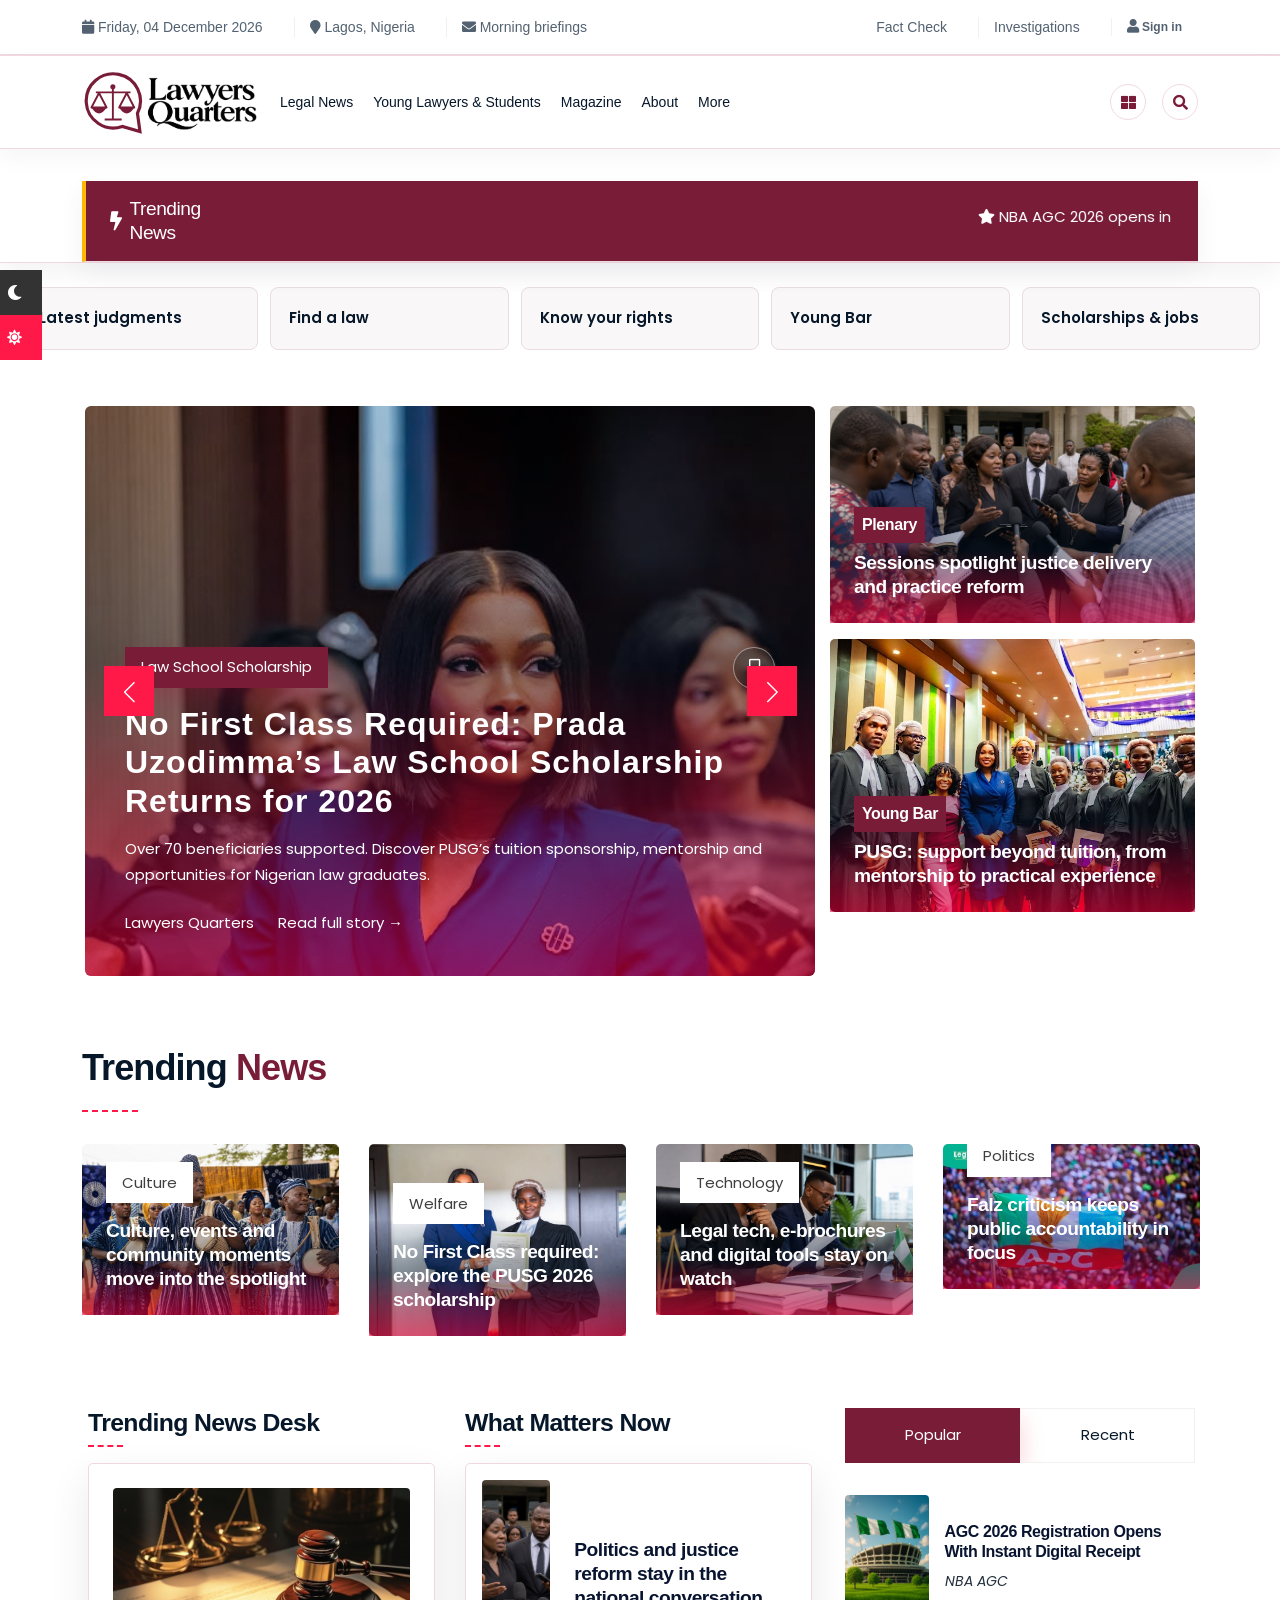
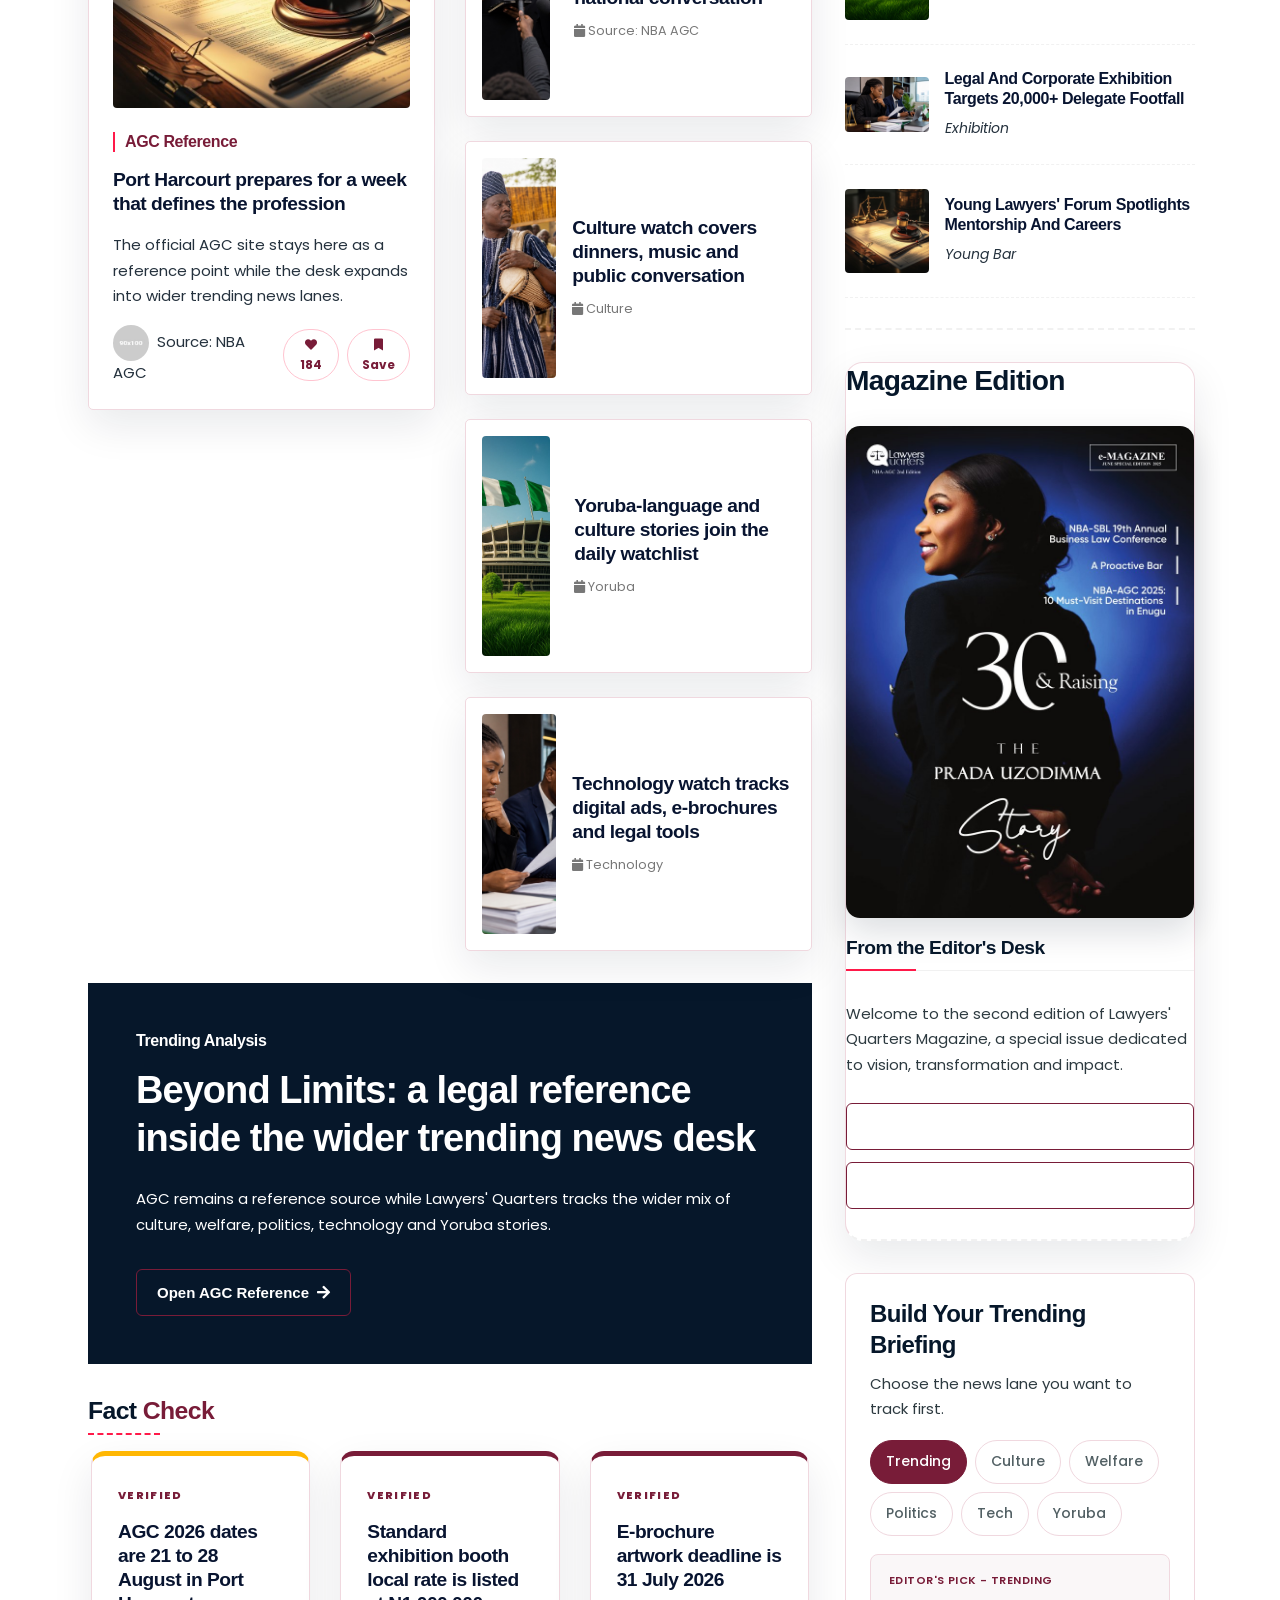
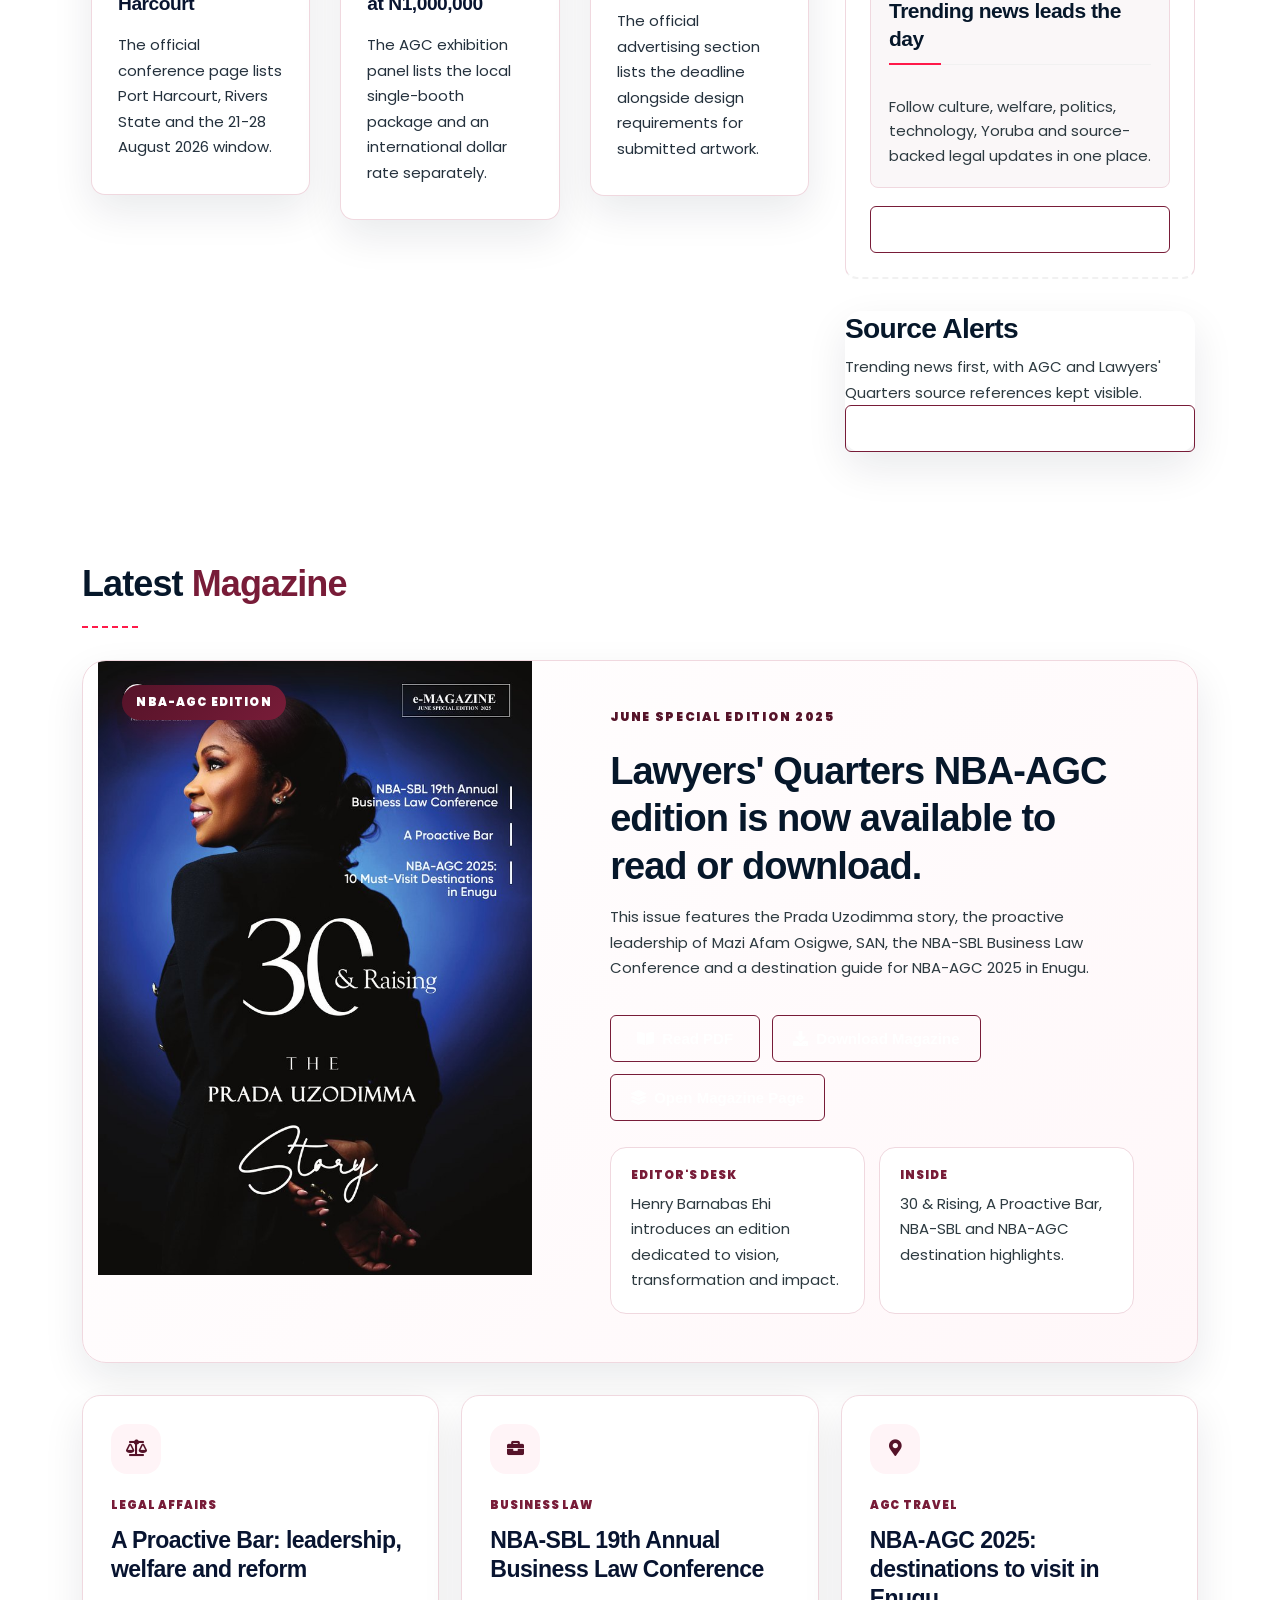
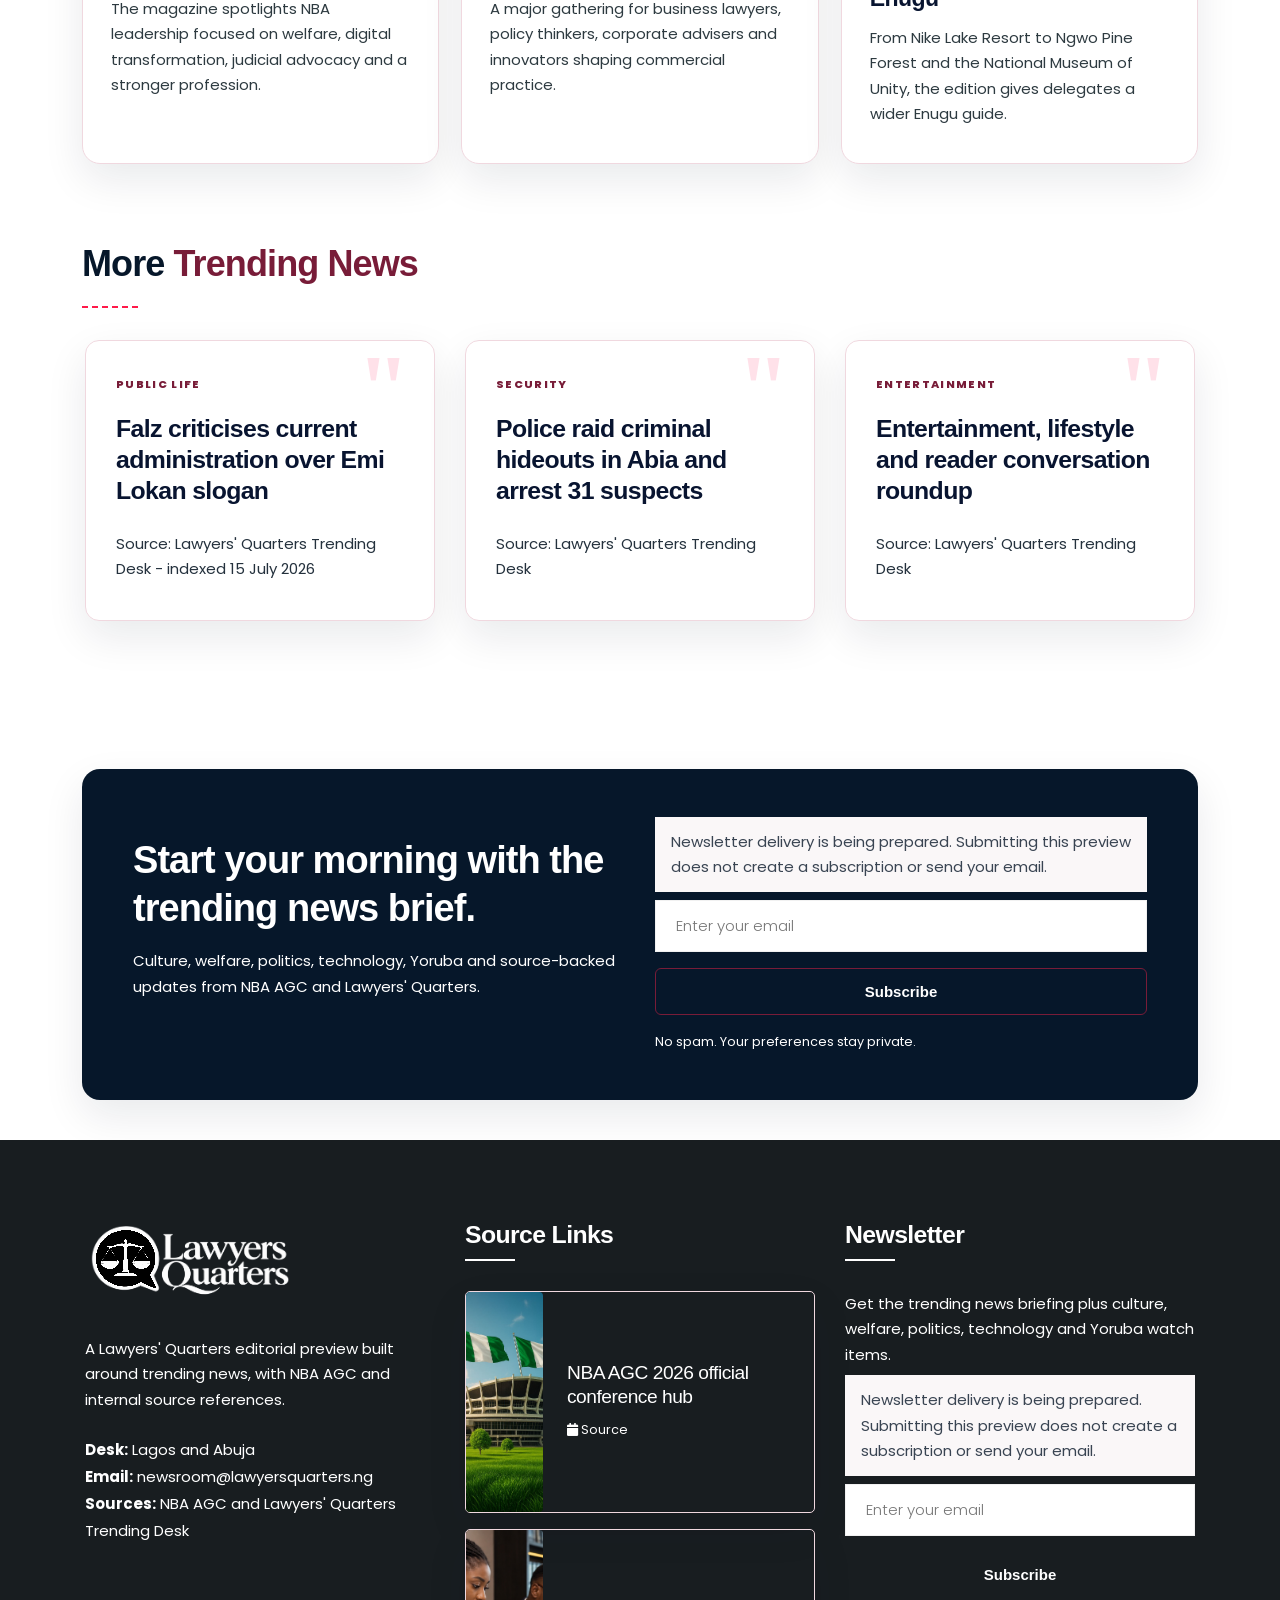
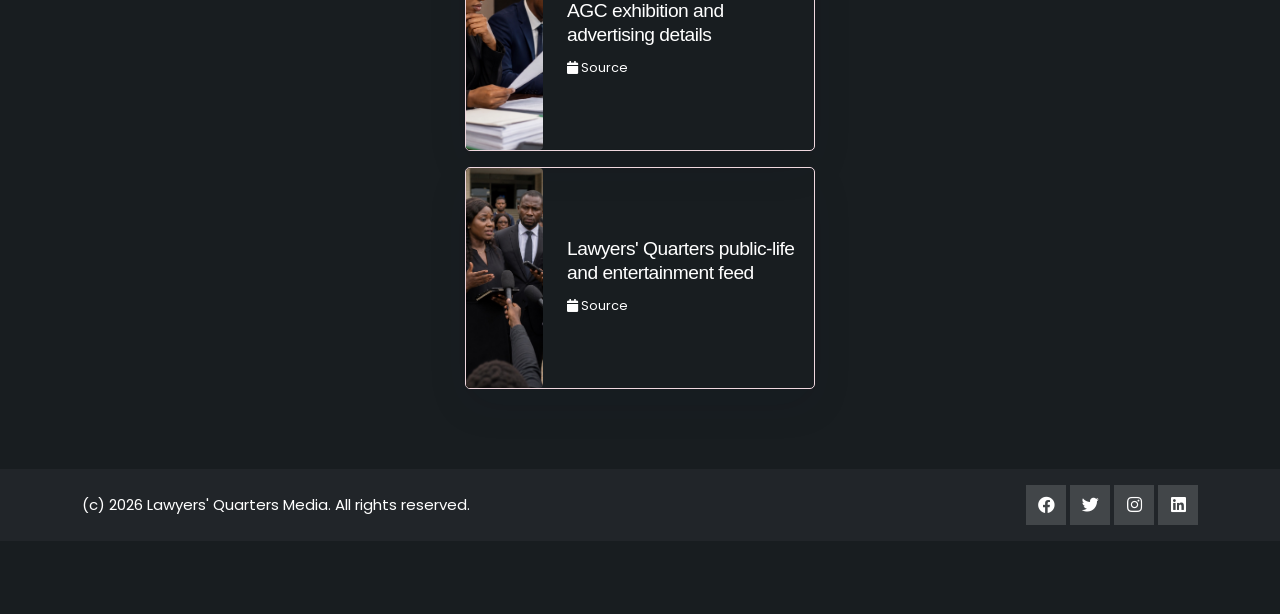
<file: index.html>
<!DOCTYPE html>
<html xmlns="http://www.w3.org/1999/xhtml" lang="en">

<head>
    <meta charset="UTF-8">
    <meta name="viewport" content="width=device-width, initial-scale=1">
    <meta name="description" content="Lawyers' Quarters delivers verified Nigerian and international news, analysis and public-interest reporting.">
    <meta name="theme-color" content="#e6003d">

    <title>Lawyers' Quarters - News that holds up</title>

    <link rel="shortcut icon" type="image/x-icon" href="images/favicon.png">
    <link rel="preload" href="images/lawyers-quarters/placeholders/nigeria-flags-stadium.jpg" as="image">
    <link rel="preload" href="images/lawyers-quarters/magazine/editor-desk-hero.jpg" as="image">
    <link href="css/bootstrap.min.css" rel="stylesheet" type="text/css">
    <link href="css/style.css" rel="stylesheet" type="text/css">
    <link href="css/plugin.css" rel="stylesheet" type="text/css">
    <link href="fonts/flaticon.css" rel="stylesheet" type="text/css">
    <link rel="stylesheet" href="https://cdnjs.cloudflare.com/ajax/libs/font-awesome/4.7.0/css/font-awesome.min.css">
    <link rel="stylesheet" href="https://cdnjs.cloudflare.com/ajax/libs/font-awesome/5.11.2/css/all.min.css">
    <link rel="stylesheet" href="fonts/line-icons.css" type="text/css">
    <link rel="stylesheet" href="css/lq-template.css" type="text/css">
<link rel="stylesheet" href="css/lq-review.css"></head>

<body class="lq-template">
    <div id="preloader">
        <div id="status"></div>
    </div>

    <header class="main_header_area headerstye-2">
        <div class="header-content bg-grey py-1">
            <div class="container d-flex align-items-center justify-content-between">
                <div class="links">
                    <ul>
                        <li><a href="#"><i class="fa fa-calendar"></i> <span id="lq-date">Wednesday, 15 July 2026</span></a></li>
                        <li><a href="#"><i class="fa fa-map-marker"></i> Lagos, Nigeria</a></li>
                        <li><a href="#newsletter"><i class="fa fa-envelope"></i> Morning briefings</a></li>
                    </ul>
                </div>
                <div class="links float-right">
                    <ul>
                        <li><a href="#fact-check">Fact Check</a></li>
                        <li><a href="#investigations">Investigations</a></li>
                        <li><button class="lq-link-button js-sign-in" type="button"><i class="fa fa-user"></i> Sign in</button></li>
                    </ul>
                </div>
            </div>
        </div>

        <div class="navbar-middle pt-4 pb-4">
            <div class="container">
                <div class="row align-items-center">
                    <div class="col-lg-4">
                        <a class="mag-navbar-brand lq-logo" href="index.html" aria-label="Lawyers' Quarters home">
                            <img class="lq-logo-img" src="images/lawyers-quarters/logo/lawyers-quarters-logo.png" alt="Lawyers Quarters logo">
                        </a>
                    </div>
                    <div class="col-lg-8">
                        <div class="lq-promo-strip">
                            <span>Trending News Brief</span>
                            <strong>Culture, welfare, politics, technology, Yoruba, legal affairs and verified source updates</strong>
                        </div>
                    </div>
                </div>
            </div>
        </div>

        <div class="header_menu header_mlogo" id="header_menu">
            <nav class="navbar navbar-default bg-transparent">
                <div class="container">
                    <div class="navbar-flex d-flex align-items-center justify-content-between w-100 pb-3 pt-3 mag-slicknav">
                        <div class="navbar-collapse1 d-flex align-items-center" id="bs-example-navbar-collapse-1">
                            <ul class="nav navbar-nav" id="responsive-menu">
                                <li class="active"><a href="index.html">Home</a></li>
                                <li><a href="posts.html">Posts</a></li>
                                <li><a href="about.html">About</a></li>
                                <li><a href="gallery.html">Gallery</a></li>
                                <li><a href="magazine.html">Magazine</a></li>
                                <li><a href="#latest">Trending</a></li>
                                <li><a href="#culture">Culture</a></li>
                                <li><a href="#welfare">Welfare</a></li>
                                <li><a href="#politics">Politics</a></li>
                                <li><a href="#technology">Tech</a></li>
                                <li><a href="#yoruba">Yoruba</a></li>
                                <li><a href="#opinion">More</a></li>
                                <li><a href="#sources">Sources</a></li>
                            </ul>
                        </div>
                        <div class="register-login d-flex align-items-center">
                            <div class="header_sidemenu me-2">
                                <div class="mhead">
                                    <span class="menu-ham">
                                        <a href="#" class="cart-icon d-flex align-items-center ml-1" aria-label="Open side menu"><i class="fa fa-th-large theme"></i></a>
                                    </span>
                                </div>
                            </div>
                            <div class="search-main"><a href="#search1" class="mt_search" aria-label="Open search"><i class="fa fa-search"></i></a></div>
                        </div>
                        <div id="slicknav-mobile"></div>
                    </div>
                </div>
            </nav>
        </div>
    </header>

    <section class="breaking-news pt-4 pb-0">
        <div class="container">
            <div class="breaking-news py-2 px-4 bg-black w-100 d-flex align-items-center justify-content-between">
                <h4 class="white mb-0 w-25 fw-normal me-3 d-flex align-items-center"><i class="fas fa-bolt me-2"></i> Trending News</h4>
                <div class="links float-right">
                    <marquee scrolldelay="50" behavior="scroll" onmouseover="this.stop();" onmouseleave="this.start();">
                        <li class="d-inline-block"><a href="https://agc.nigerianbar.org.ng/" class="white"><i class="fa fa-star"></i> NBA AGC 2026 opens in Port Harcourt from 21 to 28 August.</a></li>
                        <li class="d-inline-block"><a href="https://agc.nigerianbar.org.ng/" class="white"><i class="fa fa-star"></i> Conference theme: Beyond Limits - redefining the practice of law.</a></li>
                        <li class="d-inline-block"><a href="https://agc.nigerianbar.org.ng/" class="white"><i class="fa fa-star"></i> Exhibition packages are live for law firms, legal tech and corporate partners.</a></li>
                        <li class="d-inline-block"><a href="#opinion" class="white"><i class="fa fa-star"></i> Trending desk tracks politics, welfare, technology and culture stories.</a></li>
                    </marquee>
                </div>
            </div>
        </div>
    </section>

    <main id="main-content">
        <section class="banner overflow-hidden pt-4">
            <div class="container">
                <div class="row">
                    <div class="col-lg-8 mb-4">
                        <div class="slider slider2">
                            <div class="swiper-container">
                                <div class="swiper-wrapper">
                                    <article id="editor-desk" class="swiper-slide" data-story data-title="Meet the Editor-in-Chief Henry Barnabas Ehi" data-category="magazine editor lawyers quarters">
                                        <div class="slide-inner">
                                            <div class="slide-image" style="background-image:url(images/lawyers-quarters/pusg/01.jpg)"></div>
                                            <div class="swiper-content">
                                                <div class="entry-meta d-flex align-items-center justify-content-between mb-2">
                                                    <span class="entry-category me-2 white bg-theme py-1 px-3"><a href="post.html?slug=prada-uzodimma-law-school-scholarship-2026" class="white">Law School Scholarship</a></span>
                                                    <button class="lq-icon-action js-save" type="button" data-id="editor-desk" aria-pressed="false" aria-label="Save story"><i class="far fa-bookmark"></i></button>
                                                </div>
                                                <h1 class="mb-2"><a href="post.html?slug=prada-uzodimma-law-school-scholarship-2026" class="white">No First Class Required: Prada Uzodimma’s Law School Scholarship Returns for 2026</a></h1>
                                                <p class="white mb-3">Over 70 beneficiaries supported. Discover PUSG’s tuition sponsorship, mentorship and opportunities for Nigerian law graduates.</p>
                                                <div class="entry-meta d-flex align-items-center justify-content-between">
                                                    <div class="entry-author d-flex align-items-center">
                                                        <span><a href="post.html?slug=prada-uzodimma-law-school-scholarship-2026" class="white">Lawyers Quarters</a></span>
                                                        <span class="entry-date ms-4"><a href="post.html?slug=prada-uzodimma-law-school-scholarship-2026" class="white">Read full story →</a></span>
                                                    </div>
                                                </div>
                                            </div>
                                            <div class="color-overlay"></div>
                                        </div>
                                    </article>
                                    <article class="swiper-slide" data-story data-title="NBA AGC 2026 brings Africa's largest legal gathering to Port Harcourt" data-category="agc legal conference">
                                        <div class="slide-inner">
                                            <div class="slide-image" style="background-image:url(images/lawyers-quarters/placeholders/nigeria-flags-stadium.jpg)"></div>
                                            <div class="swiper-content">
                                                <div class="entry-meta d-flex align-items-center justify-content-between mb-2">
                                                    <span class="entry-category me-2 white bg-theme py-1 px-3"><a href="https://agc.nigerianbar.org.ng/" class="white">AGC 2026</a></span>
                                                    <button class="lq-icon-action js-save" type="button" data-id="fiscal-framework" aria-pressed="false" aria-label="Save story"><i class="far fa-bookmark"></i></button>
                                                </div>
                                                <h1 class="mb-2"><a href="post.html?slug=nba-agc-2026-port-harcourt" class="white">NBA AGC 2026 brings Africa's largest legal gathering to Port Harcourt</a></h1>
                                                <p class="white mb-3">The Nigerian Bar Association frames the conference as a week of legal dialogue, landmark sessions and professional connection from 21 to 28 August 2026.</p>
                                                <div class="entry-meta d-flex align-items-center justify-content-between">
                                                    <div class="entry-author d-flex align-items-center">
                                                        <span><a href="https://agc.nigerianbar.org.ng/" class="white">Source: NBA AGC</a></span>
                                                        <span class="entry-date ms-4"><a href="https://agc.nigerianbar.org.ng/" class="white"><i class="fa fa-calendar-alt"></i> 21-28 Aug 2026</a></span>
                                                    </div>
                                                </div>
                                            </div>
                                            <div class="color-overlay"></div>
                                        </div>
                                    </article>
                                    <article class="swiper-slide" data-story data-title="Beyond Limits sets the tone for redefining legal practice" data-category="agc legal practice">
                                        <div class="slide-inner">
                                            <div class="slide-image" style="background-image:url(images/lawyers-quarters/placeholders/legal-gavel.jpg)"></div>
                                            <div class="swiper-content">
                                                <div class="entry-meta d-flex align-items-center justify-content-between mb-2">
                                                    <span class="entry-category me-2 white bg-theme py-1 px-3"><a href="https://agc.nigerianbar.org.ng/" class="white">Theme</a></span>
                                                </div>
                                                <h2 class="mb-2"><a href="post.html?slug=beyond-limits-legal-practice" class="white">Beyond Limits sets the tone for redefining legal practice</a></h2>
                                                <p class="white mb-3">The conference theme points lawyers toward new tools, wider perspectives and emerging frontiers in Nigerian practice.</p>
                                                <div class="entry-meta d-flex align-items-center justify-content-between">
                                                    <div class="entry-author d-flex align-items-center">
                                                        <span><a href="https://agc.nigerianbar.org.ng/" class="white">Source: NBA AGC</a></span>
                                                        <span class="entry-date ms-4"><a href="https://agc.nigerianbar.org.ng/" class="white"><i class="fa fa-calendar-alt"></i> Port Harcourt</a></span>
                                                    </div>
                                                </div>
                                            </div>
                                            <div class="color-overlay"></div>
                                        </div>
                                    </article>
                                    <article id="business" class="swiper-slide" data-story data-title="Legal and corporate exhibition opens marketplace for innovation" data-category="exhibition business legal technology">
                                        <div class="slide-inner">
                                            <div class="slide-image" style="background-image:url(images/lawyers-quarters/placeholders/legal-tech.jpg)"></div>
                                            <div class="swiper-content">
                                                <div class="entry-meta d-flex align-items-center justify-content-between mb-2">
                                                    <span class="entry-category me-2 white bg-theme py-1 px-3"><a href="https://agc.nigerianbar.org.ng/" class="white">Exhibition</a></span>
                                                </div>
                                                <h2 class="mb-2"><a href="post.html?slug=legal-tech-exhibition-marketplace" class="white">Legal and corporate exhibition opens marketplace for innovation</a></h2>
                                                <p class="white mb-3">AGC positions the exhibition as a central meeting point for law firms, legal technology providers, publishers and financial institutions.</p>
                                                <div class="entry-meta d-flex align-items-center justify-content-between">
                                                    <div class="entry-author d-flex align-items-center">
                                                        <span><a href="https://agc.nigerianbar.org.ng/" class="white">Source: NBA AGC</a></span>
                                                        <span class="entry-date ms-4"><a href="https://agc.nigerianbar.org.ng/" class="white"><i class="fa fa-calendar-alt"></i> Booths open</a></span>
                                                    </div>
                                                </div>
                                            </div>
                                            <div class="color-overlay"></div>
                                        </div>
                                    </article>
                                </div>
                                <div class="swiper-button-next"></div>
                                <div class="swiper-button-prev"></div>
                            </div>
                        </div>
                    </div>
                    <div class="col-lg-4 ps-0 mb-4">
                        <div class="recent-post">
                            <article id="world" class="recent-item mb-2" data-story data-title="Plenary sessions to focus on justice delivery and practice reform" data-category="agc plenary legal speakers">
                                <div class="recent-image">
                                    <img src="images/lawyers-quarters/placeholders/civic-politics.jpg" alt="Nigerian civic observers speaking to reporters">
                                    <div class="recent-content p-4">
                                        <h5 class="white bg-theme py-1 px-2 d-inline-block bordernone mb-1">Plenary</h5>
                                        <h4 class="mb-0"><a href="post.html?slug=beyond-limits-legal-practice" class="white">Sessions spotlight justice delivery and practice reform</a></h4>
                                    </div>
                                    <div class="color-overlay"></div>
                                </div>
                            </article>

                            <article id="education" class="recent-item" data-story data-title="Young Lawyers' Forum puts mentorship and careers at the centre" data-category="young lawyers education career">
                                <div class="recent-image">
                                    <img src="images/lawyers-quarters/pusg/02.jpg" alt="Prada Uzodimma with legal professionals at a ceremony">
                                    <div class="recent-content p-4">
                                        <h5 class="white bg-theme py-1 px-2 d-inline-block bordernone mb-1">Young Bar</h5>
                                        <h4 class="mb-0"><a href="post.html?slug=prada-uzodimma-law-school-scholarship-2026" class="white">PUSG: support beyond tuition, from mentorship to practical experience</a></h4>
                                    </div>
                                    <div class="color-overlay"></div>
                                </div>
                            </article>
                        </div>
                    </div>
                </div>
            </div>
        </section>

        <section class="recent-post pb-5 pt-5">
            <div class="container">
                <div class="section-title mb-4 pb-1 w-50">
                    <h2 class="m-0">Trending <span>News</span></h2>
                </div>
                <div class="recent-post-main">
                    <div class="row shop-slider">
                        <div class="col-lg-3 col-md-6 mb-4">
                            <article id="culture" class="recent-item" data-story data-title="Culture night and community events lead the conversation" data-category="trending culture entertainment events">
                                <div class="recent-image">
                                    <img src="images/lawyers-quarters/placeholders/yoruba-culture.jpg" alt="Yoruba drummers and cultural gathering">
                                    <div class="recent-content p-4">
                                        <p class="mb-2 text-center py-1 px-3 bg-white d-inline-block"><a href="posts.html">Culture</a></p>
                                        <h4 class="mb-0"><a href="post.html?slug=culture-community-moments" class="white">Culture, events and community moments move into the spotlight</a></h4>
                                    </div>
                                    <div class="color-overlay"></div>
                                </div>
                            </article>
                        </div>
                        <div class="col-lg-3 col-md-6 mb-4">
                            <article id="welfare" class="recent-item" data-story data-title="Welfare updates track registration safety and delegate support" data-category="trending welfare registration support">
                                <div class="recent-image">
                                    <img src="images/lawyers-quarters/pusg/05.jpg" alt="Prada Uzodimma alongside a certificate holder">
                                    <div class="recent-content p-4">
                                        <p class="mb-2 text-center py-1 px-3 bg-white d-inline-block"><a href="posts.html">Welfare</a></p>
                                        <h4 class="mb-0"><a href="post.html?slug=prada-uzodimma-law-school-scholarship-2026" class="white">No First Class required: explore the PUSG 2026 scholarship</a></h4>
                                    </div>
                                    <div class="color-overlay"></div>
                                </div>
                            </article>
                        </div>
                        <div class="col-lg-3 col-md-6 mb-4">
                            <article id="technology" class="recent-item" data-story data-title="Technology updates track legal tech e-brochures and digital tools" data-category="trending technology legal tech digital">
                                <div class="recent-image">
                                    <img src="images/lawyers-quarters/placeholders/legal-tech.jpg" alt="Nigerian legal professionals reviewing digital documents">
                                    <div class="recent-content p-4">
                                        <p class="mb-2 text-center py-1 px-3 bg-white d-inline-block"><a href="posts.html">Technology</a></p>
                                        <h4 class="mb-0"><a href="post.html?slug=legal-tech-exhibition-marketplace" class="white">Legal tech, e-brochures and digital tools stay on watch</a></h4>
                                    </div>
                                    <div class="color-overlay"></div>
                                </div>
                            </article>
                        </div>
                        <div class="col-lg-3 col-md-6 mb-4">
                            <article id="politics" class="recent-item" data-story data-title="Falz criticism puts politics and public accountability back in focus" data-category="trending politics public life">
                                <div class="recent-image">
                                    <img src="images/lawyers-quarters/placeholders/apc-flag.jpg" alt="APC flag at a Nigerian political rally">
                                    <div class="recent-content p-4">
                                        <p class="mb-2 text-center py-1 px-3 bg-white d-inline-block"><a href="posts.html">Politics</a></p>
                                        <h4 class="mb-0"><a href="post.html?slug=politics-public-accountability" class="white">Falz criticism keeps public accountability in focus</a></h4>
                                    </div>
                                    <div class="color-overlay"></div>
                                </div>
                            </article>
                        </div>
                        <div class="col-lg-3 col-md-6 mb-4">
                            <article id="yoruba" class="recent-item" data-story data-title="Yoruba culture language and public conversation join the trending desk" data-category="trending yoruba culture language">
                                <div class="recent-image">
                                    <img src="images/lawyers-quarters/placeholders/yoruba-culture.jpg" alt="Yoruba cultural performers with talking drums">
                                    <div class="recent-content p-4">
                                        <p class="mb-2 text-center py-1 px-3 bg-white d-inline-block"><a href="posts.html">Yoruba</a></p>
                                        <h4 class="mb-0"><a href="post.html?slug=yoruba-culture-language-watch" class="white">Yoruba culture, language and community stories join the desk</a></h4>
                                    </div>
                                    <div class="color-overlay"></div>
                                </div>
                            </article>
                        </div>
                    </div>
                </div>
            </div>
        </section>

        <section id="latest" class="trending pb-5 pt-0 ptop">
            <div class="container">
                <div class="about-image-box">
                    <div class="row">
                        <div class="col-lg-8">
                            <div class="row">
                                <div class="col-lg-6 mb-4">
                                    <div class="section-title mb-2 pb-1">
                                        <h3 class="m-0">Trending News Desk</h3>
                                    </div>
                                    <article class="trend-item box-shadow bg-white p-4" data-story data-title="Port Harcourt prepares for a week that defines the profession" data-category="agc legal conference">
                                        <div class="trend-image">
                                            <img src="images/lawyers-quarters/placeholders/legal-gavel.jpg" alt="Legal gavel and scales on court documents">
                                        </div>
                                        <div class="trend-content-main pt-3">
                                            <div class="trend-content">
                                                <h5 class="theme">AGC Reference</h5>
                                                <h4><a href="post.html?slug=nba-agc-2026-port-harcourt">Port Harcourt prepares for a week that defines the profession</a></h4>
                                                <p class="mb-2">The official AGC site stays here as a reference point while the desk expands into wider trending news lanes.</p>
                                                <div class="entry-meta d-flex align-items-center justify-content-between">
                                                    <div class="entry-author">
                                                        <img src="images/reviewer/2.jpg" alt="Portrait of Amaka Okafor" class="rounded-circle me-1">
                                                        <span>Source: NBA AGC</span>
                                                    </div>
                                                    <div class="entry-metalist d-flex align-items-center">
                                                        <button class="lq-metric js-react" type="button" data-id="agc-port-harcourt" aria-pressed="false"><i class="fa fa-heart"></i> <span>184</span></button>
                                                        <button class="lq-metric js-save" type="button" data-id="agc-port-harcourt" aria-pressed="false"><i class="fa fa-bookmark"></i> Save</button>
                                                    </div>
                                                </div>
                                            </div>
                                        </div>
                                    </article>
                                </div>
                                <div class="col-lg-6 mb-4">
                                    <div class="section-title mb-2 pb-1">
                                        <h3 class="m-0">What Matters Now</h3>
                                    </div>
                                    <article class="trend-item d-flex align-items-center box-shadow p-3 mb-3 bg-white" data-story data-title="Politics and justice reform stay in the national conversation" data-category="trending politics justice legal">
                                        <div class="trend-image w-25 me-4">
                                            <img src="images/lawyers-quarters/placeholders/civic-politics.jpg" alt="Nigerian civic accountability briefing">
                                        </div>
                                        <div class="trend-content-main me-3 w-75">
                                            <div class="trend-content">
                                                <h4 class="mb-1"><a href="post.html?slug=politics-public-accountability">Politics and justice reform stay in the national conversation</a></h4>
                                                <div class="entry-meta"><small><a href="https://agc.nigerianbar.org.ng/" class="grey"><i class="fa fa-calendar"></i> Source: NBA AGC</a></small></div>
                                            </div>
                                        </div>
                                    </article>
                                    <article class="trend-item d-flex align-items-center box-shadow p-3 mb-3 bg-white" data-story data-title="Culture watch covers dinners music and public conversation" data-category="trending culture entertainment">
                                        <div class="trend-image w-25 me-3">
                                            <img src="images/lawyers-quarters/placeholders/yoruba-culture.jpg" alt="Yoruba culture and community gathering">
                                        </div>
                                        <div class="trend-content-main w-75">
                                            <div class="trend-content">
                                                <h4 class="mb-1"><a href="post.html?slug=culture-community-moments">Culture watch covers dinners, music and public conversation</a></h4>
                                                <div class="entry-meta"><small><a href="https://agc.nigerianbar.org.ng/" class="grey"><i class="fa fa-calendar"></i> Culture</a></small></div>
                                            </div>
                                        </div>
                                    </article>
                                    <article class="trend-item d-flex align-items-center box-shadow p-3 mb-3 bg-white" data-story data-title="Yoruba-language and culture stories join the daily watchlist" data-category="trending yoruba culture">
                                        <div class="trend-image w-25 me-4">
                                            <img src="images/lawyers-quarters/placeholders/nigeria-flags-stadium.jpg" alt="Nigerian flags flying above a stadium">
                                        </div>
                                        <div class="trend-content-main me-3 w-75">
                                            <div class="trend-content">
                                                <h4 class="mb-1"><a href="post.html?slug=yoruba-culture-language-watch">Yoruba-language and culture stories join the daily watchlist</a></h4>
                                                <div class="entry-meta"><small><a href="#yoruba" class="grey"><i class="fa fa-calendar"></i> Yoruba</a></small></div>
                                            </div>
                                        </div>
                                    </article>
                                    <article class="trend-item d-flex align-items-center box-shadow p-3 bg-white" data-story data-title="Technology watch tracks digital ads e-brochures and legal tools" data-category="trending technology legal tech">
                                        <div class="trend-image w-25 me-3">
                                            <img src="images/lawyers-quarters/placeholders/legal-tech.jpg" alt="Legal technology desk with laptops and case papers">
                                        </div>
                                        <div class="trend-content-main w-75">
                                            <div class="trend-content">
                                                <h4 class="mb-1"><a href="post.html?slug=legal-tech-exhibition-marketplace">Technology watch tracks digital ads, e-brochures and legal tools</a></h4>
                                                <div class="entry-meta"><small><a href="https://agc.nigerianbar.org.ng/" class="grey"><i class="fa fa-calendar"></i> Technology</a></small></div>
                                            </div>
                                        </div>
                                    </article>
                                </div>

                                <div class="col-lg-12 mb-4">
                                    <div id="investigations" class="call-banner lq-investigation">
                                        <div class="call-banner-inner bg-navy">
                                            <div class="trend-content-main">
                                                <div class="trend-content p-5">
                                                    <h5 class="px-0 mb-2 white bordernone">Trending Analysis</h5>
                                                    <h2 class="mb-3"><a href="post.html?slug=beyond-limits-legal-practice" class="white">Beyond Limits: a legal reference inside the wider trending news desk</a></h2>
                                                    <p class="white mb-4">AGC remains a reference source while Lawyers' Quarters tracks the wider mix of culture, welfare, politics, technology and Yoruba stories.</p>
                                                    <a href="https://agc.nigerianbar.org.ng/" class="nir-btn">Open AGC reference <i class="fa fa-arrow-right white pl-1"></i></a>
                                                </div>
                                            </div>
                                        </div>
                                    </div>
                                </div>

                                <div id="fact-check" class="col-lg-12 mb-4">
                                    <div class="section-title mb-2 pb-1">
                                        <h3 class="m-0">Fact <span>Check</span></h3>
                                    </div>
                                    <div class="row">
                                        <div class="col-md-4 mb-4">
                                            <article class="lq-verdict" data-story data-title="AGC 2026 dates are 21 to 28 August in Port Harcourt" data-category="fact-check agc">
                                                <span>Verified</span>
                                                <h4><a href="https://agc.nigerianbar.org.ng/">AGC 2026 dates are 21 to 28 August in Port Harcourt</a></h4>
                                                <p>The official conference page lists Port Harcourt, Rivers State and the 21-28 August 2026 window.</p>
                                            </article>
                                        </div>
                                        <div class="col-md-4 mb-4">
                                            <article class="lq-verdict false" data-story data-title="AGC exhibition standard booth local rate is one million naira" data-category="fact-check exhibition">
                                                <span>Verified</span>
                                                <h4><a href="https://agc.nigerianbar.org.ng/">Standard exhibition booth local rate is listed at N1,000,000</a></h4>
                                                <p>The AGC exhibition panel lists the local single-booth package and an international dollar rate separately.</p>
                                            </article>
                                        </div>
                                        <div class="col-md-4 mb-4">
                                            <article class="lq-verdict true" data-story data-title="AGC e-brochure artwork deadline is 31 July 2026" data-category="fact-check advertising">
                                                <span>Verified</span>
                                                <h4><a href="https://agc.nigerianbar.org.ng/">E-brochure artwork deadline is 31 July 2026</a></h4>
                                                <p>The official advertising section lists the deadline alongside design requirements for submitted artwork.</p>
                                            </article>
                                        </div>
                                    </div>
                                </div>
                            </div>
                        </div>

                        <aside class="col-lg-4 mb-4">
                            <div class="sidebar-sticky">
                                <div class="list-sidebar">
                                    <div class="popular-post sidebar-item mb-4">
                                        <div class="sidebar-tabs">
                                            <div class="post-tabs">
                                                <ul class="nav nav-tabs nav-pills nav-fill mb-4" id="postsTab" role="tablist">
                                                    <li class="nav-item" role="presentation">
                                                        <button aria-controls="popular" aria-selected="true" class="nav-link active" data-bs-target="#popular" data-bs-toggle="tab" id="popular-tab" role="tab" type="button">Popular</button>
                                                    </li>
                                                    <li class="nav-item" role="presentation">
                                                        <button aria-controls="recent" aria-selected="false" class="nav-link" data-bs-target="#recent" data-bs-toggle="tab" id="recent-tab" role="tab" type="button">Recent</button>
                                                    </li>
                                                </ul>
                                                <div class="tab-content" id="postsTabContent">
                                                    <div aria-labelledby="popular-tab" class="tab-pane fade active show" id="popular" role="tabpanel">
                                                        <article class="post mb-3 border-b pb-3">
                                                            <div class="s-content d-flex align-items-center justify-space-between">
                                                                <div class="sidebar-image w-25 me-3"><a href="#"><img src="images/lawyers-quarters/placeholders/nigeria-flags-stadium.jpg" alt="Nigerian flags flying above a stadium"></a></div>
                                                                <div class="content-list w-75">
                                                                    <h5 class="mb-1"><a href="post.html?slug=nba-agc-2026-port-harcourt">AGC 2026 registration opens with instant digital receipt</a></h5>
                                                                    <div class="date">NBA AGC</div>
                                                                </div>
                                                            </div>
                                                        </article>
                                                        <article class="post border-b pb-3 mb-3">
                                                            <div class="s-content d-flex align-items-center justify-space-between">
                                                                <div class="sidebar-image w-25 me-3"><a href="#"><img src="images/lawyers-quarters/placeholders/legal-tech.jpg" alt="Legal technology and digital documents"></a></div>
                                                                <div class="content-list w-75">
                                                                    <h5 class="mb-1"><a href="post.html?slug=legal-tech-exhibition-marketplace">Legal and corporate exhibition targets 20,000+ delegate footfall</a></h5>
                                                                    <div class="date">Exhibition</div>
                                                                </div>
                                                            </div>
                                                        </article>
                                                        <article class="post border-b pb-3">
                                                            <div class="s-content d-flex align-items-center justify-space-between">
                                                                <div class="sidebar-image w-25 me-3"><a href="#"><img src="images/lawyers-quarters/placeholders/legal-gavel.jpg" alt="Gavel and scales on legal papers"></a></div>
                                                                <div class="content-list w-75">
                                                                    <h5 class="mb-1"><a href="post.html?slug=welfare-watch-access-support">Young Lawyers' Forum spotlights mentorship and careers</a></h5>
                                                                    <div class="date">Young Bar</div>
                                                                </div>
                                                            </div>
                                                        </article>
                                                    </div>
                                                    <div aria-labelledby="recent-tab" class="tab-pane fade" id="recent" role="tabpanel">
                                                        <article class="post mb-3 border-b pb-3">
                                                            <div class="s-content d-flex align-items-center justify-space-between">
                                                                <div class="sidebar-image w-25 me-3"><a href="#"><img src="images/lawyers-quarters/placeholders/civic-politics.jpg" alt="Nigerian public accountability briefing"></a></div>
                                                                <div class="content-list w-75">
                                                                    <h5 class="mb-1"><a href="post.html?slug=politics-public-accountability">Falz knocks the Emi Lokan slogan</a></h5>
                                                                    <div class="date">Trending Desk</div>
                                                                </div>
                                                            </div>
                                                        </article>
                                                        <article class="post border-b pb-3 mb-3">
                                                            <div class="s-content d-flex align-items-center justify-space-between">
                                                                <div class="sidebar-image w-25 me-3"><a href="#"><img src="images/lawyers-quarters/placeholders/pray-for-nigeria.jpg" alt="Pray for Nigeria public welfare poster"></a></div>
                                                                <div class="content-list w-75">
                                                                    <h5 class="mb-1"><a href="post.html?slug=security-abia-raids">Police raid criminal hideouts in Abia, arrest 31</a></h5>
                                                                    <div class="date">Trending Desk</div>
                                                                </div>
                                                            </div>
                                                        </article>
                                                    </div>
                                                </div>
                                            </div>
                                        </div>
                                    </div>

                                    <div class="sidebar-item lq-magazine-sidebar mb-4">
                                        <h3>Magazine Edition</h3>
                                        <img src="images/lawyers-quarters/magazine/nba-agc-edition-cover.jpg" alt="Lawyers' Quarters NBA-AGC edition magazine cover">
                                        <h4>From the Editor's Desk</h4>
                                        <p>Welcome to the second edition of Lawyers' Quarters Magazine, a special issue dedicated to vision, transformation and impact.</p>
                                        <div class="lq-magazine-actions mb-0">
                                            <a href="documents/lawyers-quarters-nba-agc-edition.pdf" target="_blank" rel="noopener" class="nir-btn">Read PDF</a>
                                            <a href="documents/lawyers-quarters-nba-agc-edition.pdf" download class="nir-btn lq-btn-outline">Download</a>
                                        </div>
                                    </div>

                                    <div class="sidebar-item lq-briefing mb-4">
                                        <h3>Build Your Trending Briefing</h3>
                                        <p>Choose the news lane you want to track first.</p>
                                        <div class="lq-topic-pills" role="group" aria-label="Choose briefing topic">
                                            <button type="button" class="active" data-topic="Trending">Trending</button>
                                            <button type="button" data-topic="Culture">Culture</button>
                                            <button type="button" data-topic="Welfare">Welfare</button>
                                            <button type="button" data-topic="Politics">Politics</button>
                                            <button type="button" data-topic="Technology">Tech</button>
                                            <button type="button" data-topic="Yoruba">Yoruba</button>
                                        </div>
                                        <div class="lq-briefing-result" aria-live="polite">
                                            <small>Editor's pick - <span id="briefing-topic">Trending</span></small>
                                            <h4 id="briefing-title">Trending news leads the day</h4>
                                            <p id="briefing-summary">Follow culture, welfare, politics, technology, Yoruba and source-backed legal updates in one place.</p>
                                        </div>
                                        <button class="nir-btn w-100 js-sign-in" type="button">Personalise my feed</button>
                                    </div>

                                    <div class="sidebar-item lq-alerts">
                                        <h3>Source Alerts</h3>
                                        <p>Trending news first, with AGC and Lawyers' Quarters source references kept visible.</p>
                                        <button class="nir-btn w-100 js-push" type="button"><i class="fa fa-bell"></i> Enable alerts</button>
                                    </div>
                                </div>
                            </div>
                        </aside>
                    </div>
                </div>
            </div>
        </section>

        <section id="magazine-edition" class="lq-magazine-section pt-5 pb-5">
            <div class="container">
                <div class="section-title mb-4 pb-1 w-50">
                    <h2 class="m-0">Latest <span>Magazine</span></h2>
                </div>
                <div class="lq-magazine-shell mb-4">
                    <div class="row g-0 align-items-stretch">
                        <div class="col-lg-5">
                            <div class="lq-magazine-cover">
                                <img src="images/lawyers-quarters/magazine/nba-agc-edition-cover.jpg" alt="Lawyers' Quarters NBA-AGC edition magazine cover">
                                <span class="lq-magazine-cover-badge">NBA-AGC Edition</span>
                            </div>
                        </div>
                        <div class="col-lg-7">
                            <div class="lq-magazine-copy">
                                <span class="lq-section-kicker">June Special Edition 2025</span>
                                <h2>Lawyers' Quarters NBA-AGC edition is now available to read or download.</h2>
                                <p>This issue features the Prada Uzodimma story, the proactive leadership of Mazi Afam Osigwe, SAN, the NBA-SBL Business Law Conference and a destination guide for NBA-AGC 2025 in Enugu.</p>
                                <div class="lq-magazine-actions">
                                    <a href="documents/lawyers-quarters-nba-agc-edition.pdf" target="_blank" rel="noopener" class="nir-btn"><i class="fa fa-book-open"></i> Read PDF</a>
                                    <a href="documents/lawyers-quarters-nba-agc-edition.pdf" download class="nir-btn lq-btn-outline"><i class="fa fa-download"></i> Download magazine</a>
                                    <a href="magazine.html" class="nir-btn lq-btn-outline"><i class="fa fa-layer-group"></i> Open magazine page</a>
                                </div>
                                <div class="lq-magazine-highlights">
                                    <div class="lq-magazine-mini">
                                        <span>Editor's Desk</span>
                                        <p>Henry Barnabas Ehi introduces an edition dedicated to vision, transformation and impact.</p>
                                    </div>
                                    <div class="lq-magazine-mini">
                                        <span>Inside</span>
                                        <p>30 & Rising, A Proactive Bar, NBA-SBL and NBA-AGC destination highlights.</p>
                                    </div>
                                </div>
                            </div>
                        </div>
                    </div>
                </div>
                <div class="lq-magazine-grid">
                    <article class="lq-magazine-card" data-story data-title="A Proactive Bar Mazi Afam Osigwe SAN" data-category="magazine legal affairs welfare">
                        <i class="fa fa-balance-scale"></i>
                        <span>Legal Affairs</span>
                        <h3><a href="post.html?slug=proactive-bar-afam-osigwe">A Proactive Bar: leadership, welfare and reform</a></h3>
                        <p>The magazine spotlights NBA leadership focused on welfare, digital transformation, judicial advocacy and a stronger profession.</p>
                    </article>
                    <article class="lq-magazine-card" data-story data-title="NBA-SBL 19th Annual Business Law Conference" data-category="magazine business law">
                        <i class="fa fa-briefcase"></i>
                        <span>Business Law</span>
                        <h3><a href="post.html?slug=nba-sbl-business-law-conference">NBA-SBL 19th Annual Business Law Conference</a></h3>
                        <p>A major gathering for business lawyers, policy thinkers, corporate advisers and innovators shaping commercial practice.</p>
                    </article>
                    <article class="lq-magazine-card" data-story data-title="NBA-AGC 2025 destinations in Enugu" data-category="magazine travel agc">
                        <i class="fa fa-map-marker-alt"></i>
                        <span>AGC Travel</span>
                        <h3><a href="post.html?slug=nba-agc-2025-enugu-destinations">NBA-AGC 2025: destinations to visit in Enugu</a></h3>
                        <p>From Nike Lake Resort to Ngwo Pine Forest and the National Museum of Unity, the edition gives delegates a wider Enugu guide.</p>
                    </article>
                </div>
            </div>
        </section>

        <section id="opinion" class="lq-opinion pt-5 pb-5">
            <div class="container">
                <div class="section-title mb-4 pb-1 w-50">
                    <h2 class="m-0">More <span>Trending News</span></h2>
                </div>
                <div class="row">
                    <div class="col-lg-4 col-md-6 mb-4">
                        <article class="lq-opinion-card" data-story data-title="Falz criticises current administration over Emi Lokan slogan" data-category="trending entertainment politics">
                            <span>Public Life</span>
                            <h3><a href="post.html?slug=politics-public-accountability">Falz criticises current administration over Emi Lokan slogan</a></h3>
                            <p>Source: Lawyers' Quarters Trending Desk - indexed 15 July 2026</p>
                        </article>
                    </div>
                    <div class="col-lg-4 col-md-6 mb-4">
                        <article class="lq-opinion-card" data-story data-title="Police raid criminal hideouts in Abia and arrest 31 suspects" data-category="trending security nigeria">
                            <span>Security</span>
                            <h3><a href="post.html?slug=security-abia-raids">Police raid criminal hideouts in Abia and arrest 31 suspects</a></h3>
                            <p>Source: Lawyers' Quarters Trending Desk</p>
                        </article>
                    </div>
                    <div class="col-lg-4 col-md-6 mb-4">
                        <article class="lq-opinion-card" data-story data-title="Trending desk tracks entertainment lifestyle and reader conversation" data-category="trending entertainment lifestyle">
                            <span>Entertainment</span>
                            <h3><a href="post.html?slug=culture-community-moments">Entertainment, lifestyle and reader conversation roundup</a></h3>
                            <p>Source: Lawyers' Quarters Trending Desk</p>
                        </article>
                    </div>
                </div>
            </div>
        </section>

        <section id="newsletter" class="newsletter lq-newsletter pb-5">
            <div class="container">
                <div class="newsletter-main bg-navy p-5">
                    <div class="row align-items-center">
                        <div class="col-lg-6 mb-4 mb-lg-0">
                            <h2 class="white mb-2">Start your morning with the trending news brief.</h2>
                            <p class="white mb-0">Culture, welfare, politics, technology, Yoruba and source-backed updates from NBA AGC and Lawyers' Quarters.</p>
                        </div>
                        <div class="col-lg-6">
                            <div class="newsletter-form">
                                <form id="newsletter-form">
                                    <input type="email" id="newsletter-email" placeholder="Enter your email" required>
                                    <input type="submit" class="nir-btn mt-2 w-100" value="Subscribe">
                                </form>
                                <small class="white d-block mt-2">No spam. Your preferences stay private.</small>
                            </div>
                        </div>
                    </div>
                </div>
            </div>
        </section>
    </main>

    <footer class="pt-10 footermain">
        <div class="footer-upper pb-4">
            <div class="container">
                <div class="row">
                    <div class="col-lg-4 col-md-12 mb-4">
                        <div class="footer-about">
                            <a class="lq-logo lq-logo-light" href="index.html" aria-label="Lawyers' Quarters home">
                                <img class="lq-logo-img" src="images/lawyers-quarters/logo/lawyers-quarters-logo.png" alt="Lawyers Quarters logo">
                            </a>
                            <p class="mt-3 mb-3 white">A Lawyers' Quarters editorial preview built around trending news, with NBA AGC and internal source references.</p>
                            <ul>
                                <li class="white"><strong>Desk:</strong> Lagos and Abuja</li>
                                <li class="white"><strong>Email:</strong> newsroom@lawyersquarters.ng</li>
                                <li class="white"><strong>Sources:</strong> NBA AGC and Lawyers' Quarters Trending Desk</li>
                            </ul>
                        </div>
                    </div>
                    <div class="col-lg-4 col-md-6 col-sm-12 mb-4">
                        <div id="sources" class="footer-links">
                            <h3 class="white">Source Links</h3>
                            <div class="trend-main">
                                <div class="trend-item d-flex align-items-center mb-2">
                                    <div class="trend-image w-25 me-4"><img src="images/lawyers-quarters/placeholders/nigeria-flags-stadium.jpg" alt="Nigerian flags above a civic venue"></div>
                                    <div class="trend-content-main me-3 w-75">
                                        <div class="trend-content">
                                            <h4 class="mb-1"><a href="https://agc.nigerianbar.org.ng/">NBA AGC 2026 official conference hub</a></h4>
                                            <div class="entry-meta"><small><a href="https://agc.nigerianbar.org.ng/" class="white"><i class="fa fa-calendar"></i> Source</a></small></div>
                                        </div>
                                    </div>
                                </div>
                                <div class="trend-item d-flex align-items-center mb-2">
                                    <div class="trend-image w-25 me-4"><img src="images/lawyers-quarters/placeholders/legal-tech.jpg" alt="Legal technology newsroom desk"></div>
                                    <div class="trend-content-main me-3 w-75">
                                        <div class="trend-content">
                                            <h4 class="mb-1"><a href="https://agc.nigerianbar.org.ng/">AGC exhibition and advertising details</a></h4>
                                            <div class="entry-meta"><small><a href="https://agc.nigerianbar.org.ng/" class="white"><i class="fa fa-calendar"></i> Source</a></small></div>
                                        </div>
                                    </div>
                                </div>
                                <div class="trend-item d-flex align-items-center mb-2">
                                    <div class="trend-image w-25 me-4"><img src="images/lawyers-quarters/placeholders/civic-politics.jpg" alt="Journalists covering a public accountability briefing"></div>
                                    <div class="trend-content-main me-3 w-75">
                                        <div class="trend-content">
                                            <h4 class="mb-1"><a href="posts.html">Lawyers' Quarters public-life and entertainment feed</a></h4>
                                            <div class="entry-meta"><small><a href="#opinion" class="white"><i class="fa fa-calendar"></i> Source</a></small></div>
                                        </div>
                                    </div>
                                </div>
                            </div>
                        </div>
                    </div>
                    <div class="col-lg-4 col-md-6 col-sm-12 mb-4">
                        <div class="footer-links">
                            <h3 class="white">Newsletter</h3>
                            <p>Get the trending news briefing plus culture, welfare, politics, technology and Yoruba watch items.</p>
                            <div class="newsletter-form">
                                <form class="newsletter-mini-form">
                                    <input type="email" placeholder="Enter your email" required>
                                    <input type="submit" class="nir-btn mt-2 w-100" value="Subscribe">
                                </form>
                            </div>
                        </div>
                    </div>
                </div>
            </div>
        </div>
        <div class="footer-copyright pt-2 pb-2 bg-dark">
            <div class="container">
                <div class="copyright-inner d-md-flex align-items-center justify-content-between">
                    <div class="copyright-text">
                        <p class="m-0 white">(c) 2026 Lawyers' Quarters Media. All rights reserved.</p>
                    </div>
                    <div class="social-links">
                        <ul>
                            <li><a href="#"><i class="fab fa-facebook" aria-hidden="true"></i></a></li>
                            <li><a href="#"><i class="fab fa-twitter" aria-hidden="true"></i></a></li>
                            <li><a href="#"><i class="fab fa-instagram" aria-hidden="true"></i></a></li>
                            <li><a href="#"><i class="fab fa-linkedin" aria-hidden="true"></i></a></li>
                        </ul>
                    </div>
                </div>
            </div>
        </div>
    </footer>

    <div id="back-to-top">
        <a href="#"></a>
    </div>

    <div class="view-port">
        <div class="dark-mode"><a href="#"><i class="fa fa-moon"></i> Night</a></div>
        <div class="light-mode"><a href="#"><i class="fa fa-sun"></i> Day</a></div>
    </div>

    <div id="search1">
        <button type="button" class="close">x</button>
        <form id="lq-search-form">
            <input type="search" id="lq-search-input" value="" placeholder="Search trending news, culture, welfare, politics, technology, Yoruba..." />
            <button type="submit" class="btn btn-primary">Search</button>
            <div id="lq-search-results" class="lq-search-results" aria-live="polite"></div>
        </form>
    </div>

    <div class="header_sidemenu">
        <div class="header_sidemenu_in">
            <div class="menu bg-navy py-5 px-4">
                <div class="close-menu">
                    <i class="fa fa-times white"></i>
                </div>
                <div class="m-contentmain">
                    <div class="m-logo mb-5">
                        <a class="lq-logo lq-logo-light" href="index.html">
                            <img class="lq-logo-img" src="images/lawyers-quarters/logo/lawyers-quarters-logo.png" alt="Lawyers Quarters logo">
                        </a>
                    </div>

                    <div class="content-box mb-5">
                        <h3 class="white">Reader Tools</h3>
                        <p class="white mb-2">Save trending items, search source-led briefs and follow the Lawyers' Quarters trending news list.</p>
                        <button class="nir-btn js-sign-in" type="button">Create account</button>
                    </div>

                    <div class="contact-info">
                        <h3 class="white">Sources</h3>
                        <ul>
                            <li class="white d-block mb-1"><i class="fa fa-map-marker-alt me-1"></i> NBA AGC 2026 - Port Harcourt</li>
                            <li class="white d-block mb-1"><i class="fa fa-envelope-open me-1"></i> agc.nigerianbar.org.ng</li>
                            <li class="white d-block"><i class="fa fa-clock me-1"></i> Lawyers' Quarters Trending Desk</li>
                        </ul>
                    </div>
                </div>
            </div>
            <div class="overlay hide"></div>
        </div>
    </div>

    <div class="lq-toast" id="lq-toast" role="status" aria-live="polite"></div>

    <script src="js/jquery-3.5.1.min.js"></script>
    <script src="js/bootstrap.min.js"></script>
    <script src="js/plugin.js"></script>
    <script src="js/main.js"></script>
    <script src="js/custom-swiper.js"></script>
    <script src="js/custom-nav.js"></script>
    <script src="js/lq-template.js"></script>
<script src="js/lq-review.js"></script><script src="js/pusg-story.js"></script><script src="js/pusg-display.js"></script></body>
</html>
</file>
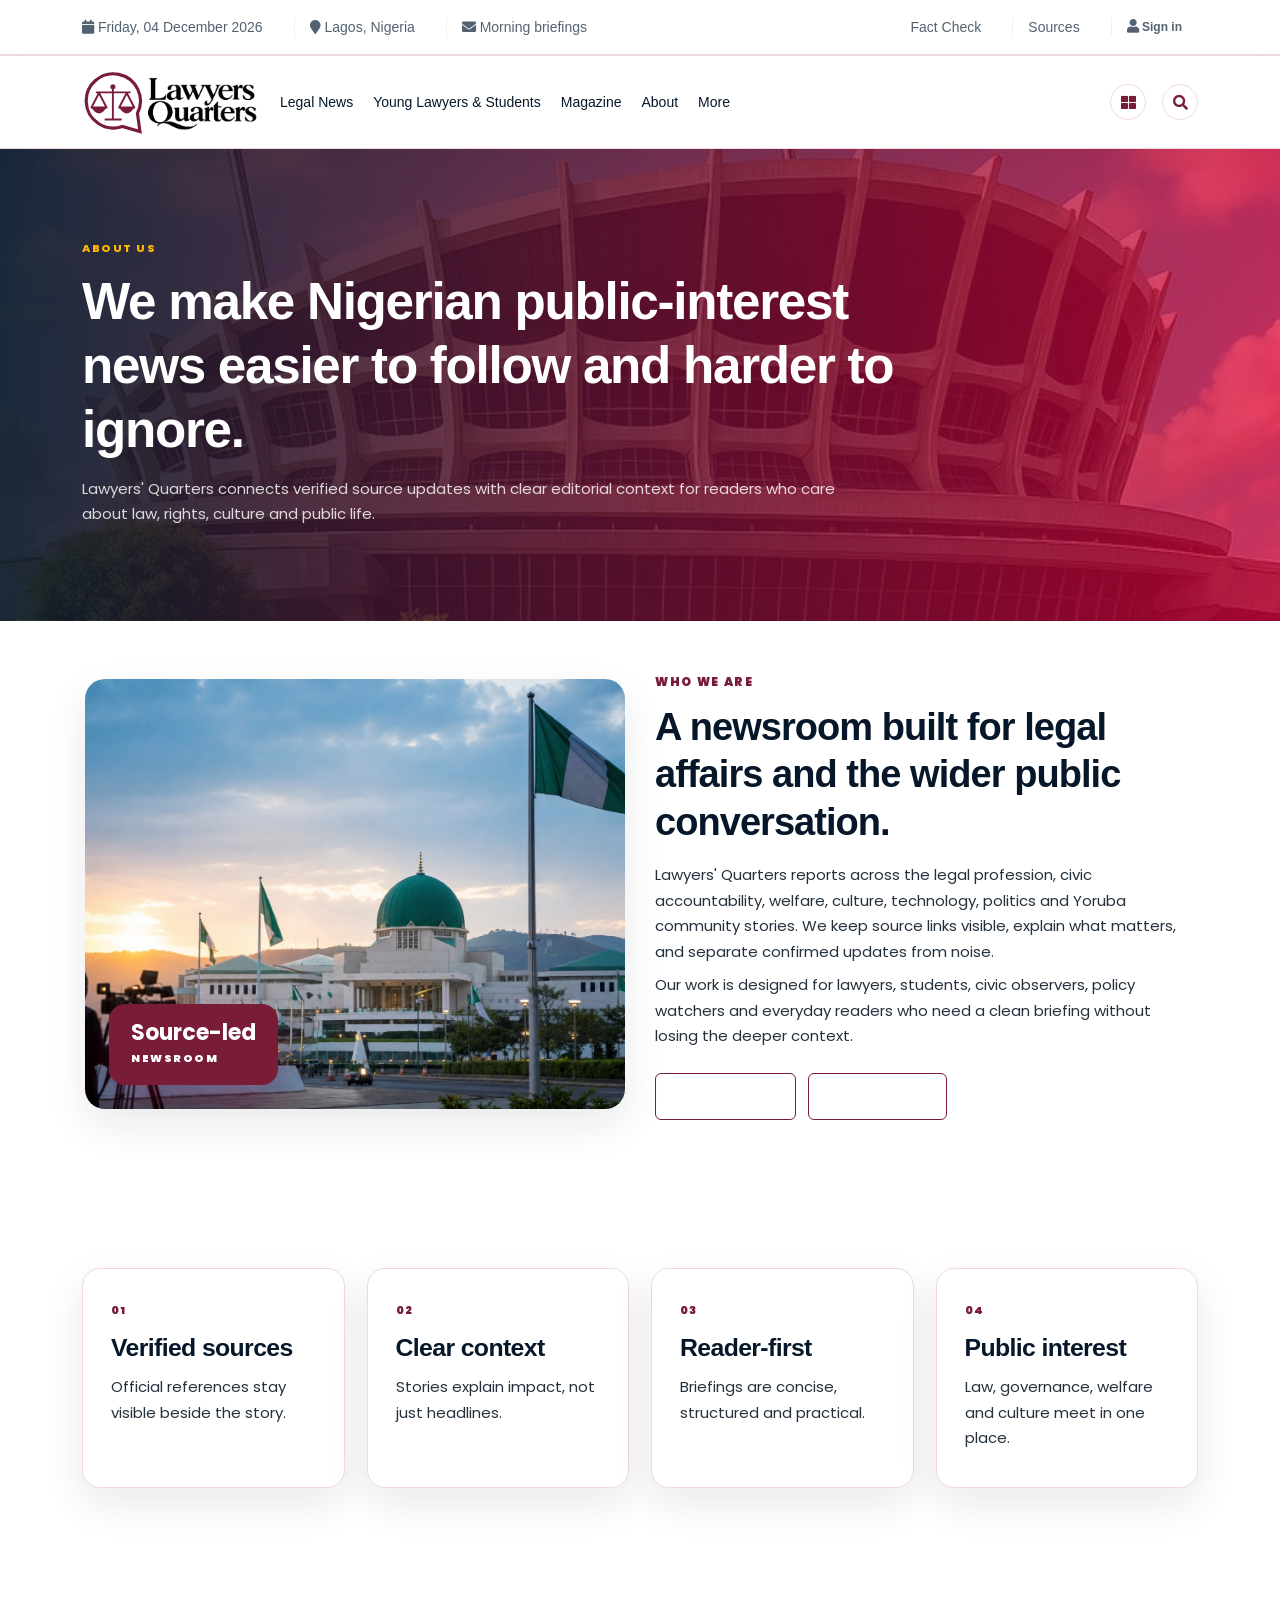
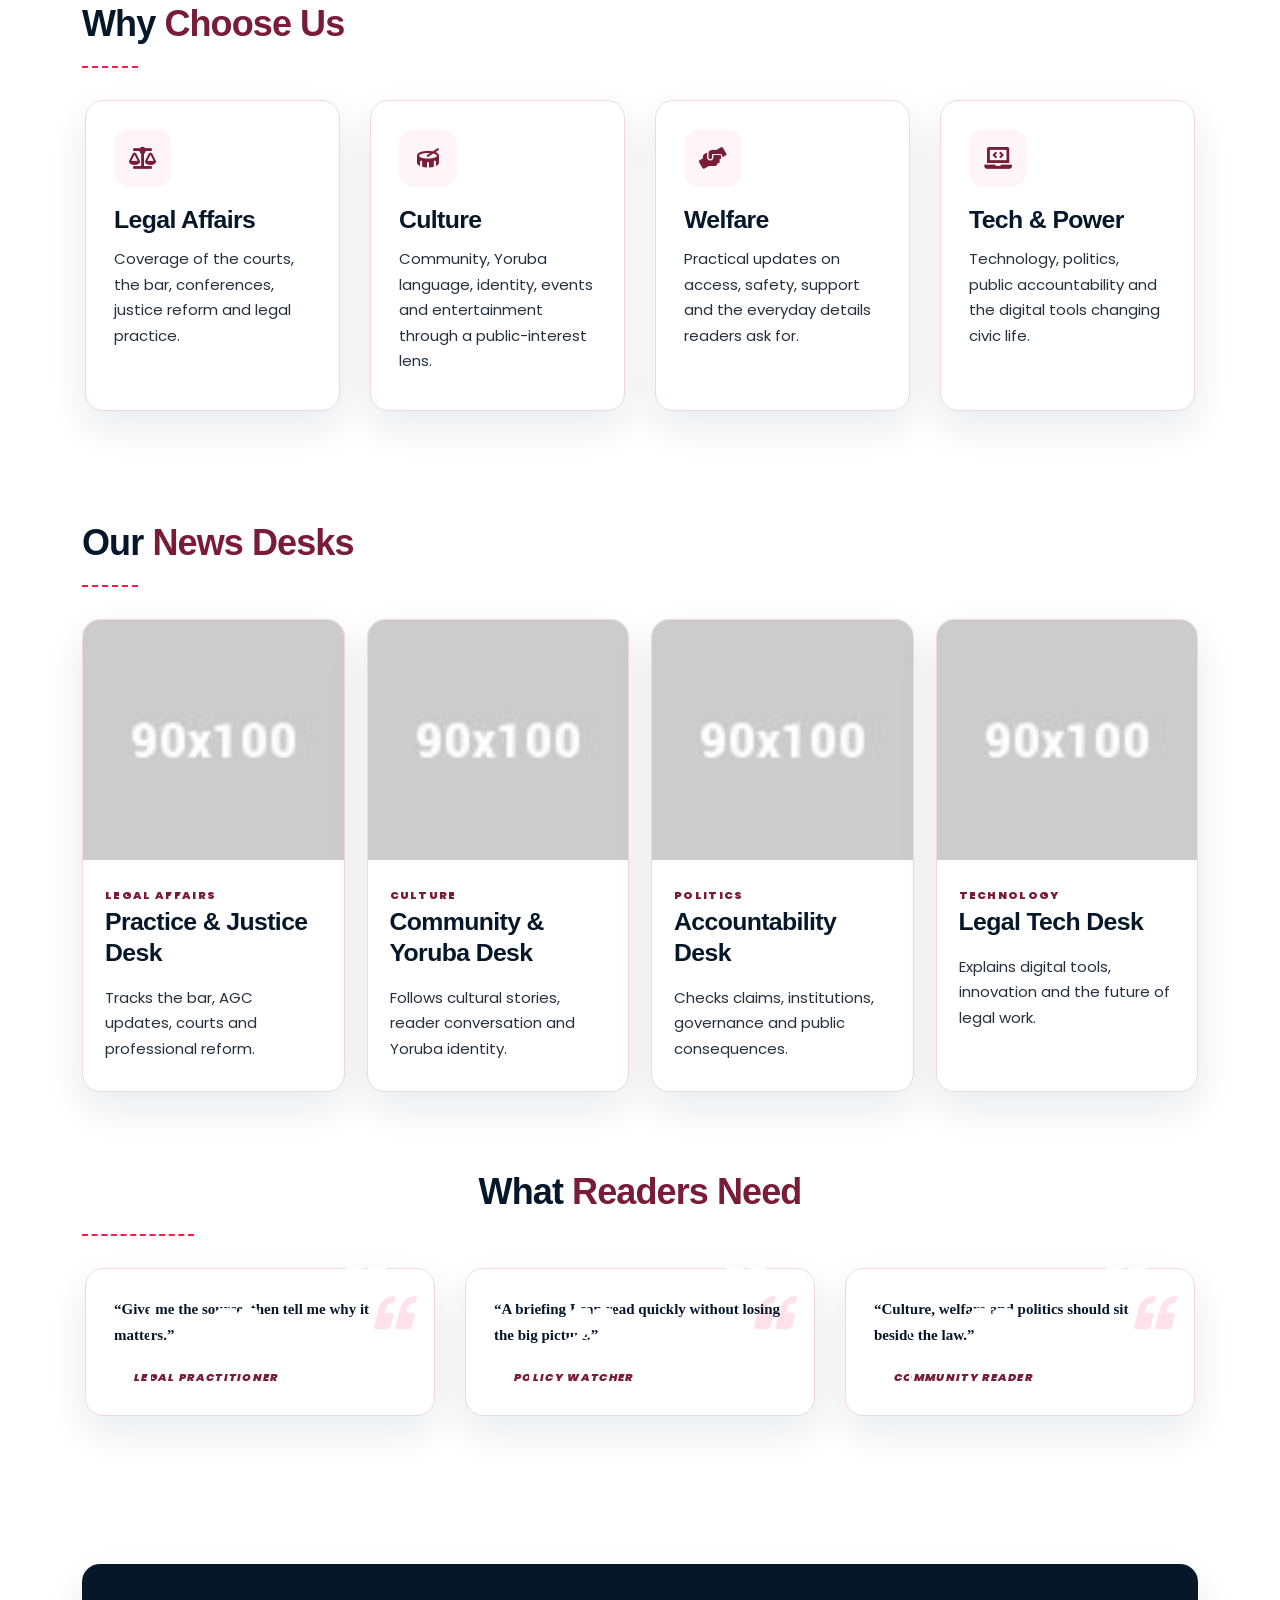
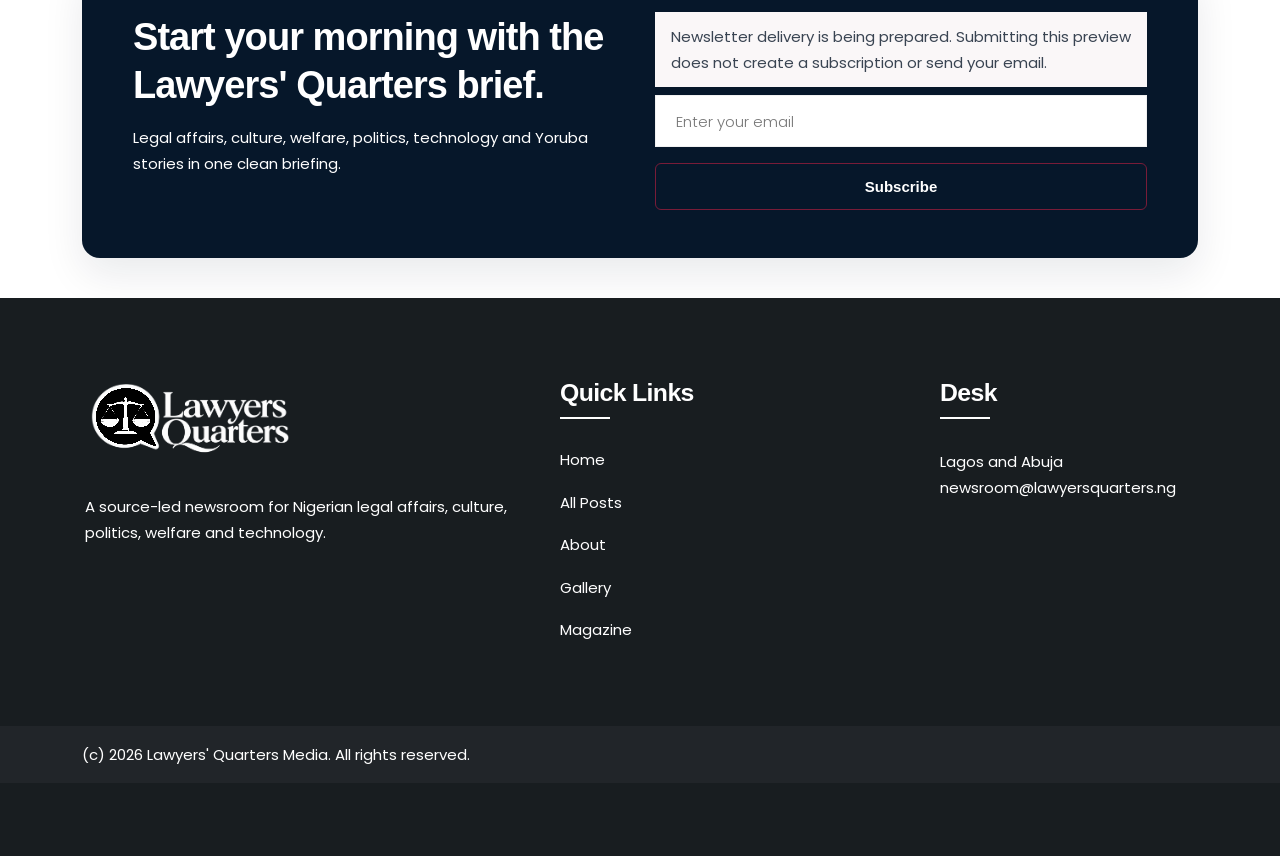
<file: about.html>
<!DOCTYPE html>
<html xmlns="http://www.w3.org/1999/xhtml" lang="en">

<head>
    <meta charset="UTF-8">
    <meta name="viewport" content="width=device-width, initial-scale=1">
    <meta name="description" content="Learn about Lawyers' Quarters, a source-led newsroom for Nigerian legal affairs, culture, welfare, politics, technology and public-interest stories.">
    <meta name="theme-color" content="#e6003d">

    <title>About - Lawyers' Quarters</title>

    <link rel="shortcut icon" type="image/x-icon" href="images/favicon.png">
    <link href="css/bootstrap.min.css" rel="stylesheet" type="text/css">
    <link href="css/style.css" rel="stylesheet" type="text/css">
    <link href="css/plugin.css" rel="stylesheet" type="text/css">
    <link href="fonts/flaticon.css" rel="stylesheet" type="text/css">
    <link rel="stylesheet" href="https://cdnjs.cloudflare.com/ajax/libs/font-awesome/4.7.0/css/font-awesome.min.css">
    <link rel="stylesheet" href="https://cdnjs.cloudflare.com/ajax/libs/font-awesome/5.11.2/css/all.min.css">
    <link rel="stylesheet" href="fonts/line-icons.css" type="text/css">
    <link rel="stylesheet" href="css/lq-template.css" type="text/css">
<link rel="stylesheet" href="css/lq-review.css"></head>

<body class="lq-template">
    <div id="preloader">
        <div id="status"></div>
    </div>

    <header class="main_header_area headerstye-2">
        <div class="header-content bg-grey py-1">
            <div class="container d-flex align-items-center justify-content-between">
                <div class="links">
                    <ul>
                        <li><a href="#"><i class="fa fa-calendar"></i> <span id="lq-date">Thursday, 16 July 2026</span></a></li>
                        <li><a href="#"><i class="fa fa-map-marker"></i> Lagos, Nigeria</a></li>
                        <li><a href="#newsletter"><i class="fa fa-envelope"></i> Morning briefings</a></li>
                    </ul>
                </div>
                <div class="links float-right">
                    <ul>
                        <li><a href="index.html#fact-check">Fact Check</a></li>
                        <li><a href="index.html#sources">Sources</a></li>
                        <li><button class="lq-link-button js-sign-in" type="button"><i class="fa fa-user"></i> Sign in</button></li>
                    </ul>
                </div>
            </div>
        </div>

        <div class="navbar-middle pt-4 pb-4">
            <div class="container">
                <div class="row align-items-center">
                    <div class="col-lg-4">
                        <a class="mag-navbar-brand lq-logo" href="index.html" aria-label="Lawyers' Quarters home">
                            <img class="lq-logo-img" src="images/lawyers-quarters/logo/lawyers-quarters-logo.png" alt="Lawyers Quarters logo">
                        </a>
                    </div>
                    <div class="col-lg-8">
                        <div class="lq-promo-strip">
                            <span>About the newsroom</span>
                            <strong>Source-led reporting across legal affairs, culture, welfare, politics, technology and Yoruba stories</strong>
                        </div>
                    </div>
                </div>
            </div>
        </div>

        <div class="header_menu header_mlogo" id="header_menu">
            <nav class="navbar navbar-default bg-transparent">
                <div class="container">
                    <div class="navbar-flex d-flex align-items-center justify-content-between w-100 pb-3 pt-3 mag-slicknav">
                        <div class="navbar-collapse1 d-flex align-items-center" id="bs-example-navbar-collapse-1">
                            <ul class="nav navbar-nav" id="responsive-menu">
                                <li><a href="index.html">Home</a></li>
                                <li><a href="posts.html">Posts</a></li>
                                <li class="active"><a href="about.html">About</a></li>
                                <li><a href="gallery.html">Gallery</a></li>
                                <li><a href="magazine.html">Magazine</a></li>
                                <li><a href="index.html#culture">Culture</a></li>
                                <li><a href="index.html#welfare">Welfare</a></li>
                                <li><a href="index.html#politics">Politics</a></li>
                                <li><a href="index.html#technology">Tech</a></li>
                                <li><a href="index.html#yoruba">Yoruba</a></li>
                                <li><a href="index.html#sources">Sources</a></li>
                            </ul>
                        </div>
                        <div class="register-login d-flex align-items-center">
                            <div class="header_sidemenu me-2">
                                <div class="mhead">
                                    <span class="menu-ham">
                                        <a href="#" class="cart-icon d-flex align-items-center ml-1" aria-label="Open side menu"><i class="fa fa-th-large theme"></i></a>
                                    </span>
                                </div>
                            </div>
                            <div class="search-main"><a href="#search1" class="mt_search" aria-label="Open search"><i class="fa fa-search"></i></a></div>
                        </div>
                        <div id="slicknav-mobile"></div>
                    </div>
                </div>
            </nav>
        </div>
    </header>

    <section class="lq-page-hero lq-about-hero">
        <div class="container">
            <span>About Us</span>
            <h1>We make Nigerian public-interest news easier to follow and harder to ignore.</h1>
            <p>Lawyers' Quarters connects verified source updates with clear editorial context for readers who care about law, rights, culture and public life.</p>
        </div>
    </section>

    <main id="main-content">
        <section class="lq-about-intro pt-6 pb-5">
            <div class="container">
                <div class="row align-items-center">
                    <div class="col-lg-6 mb-4">
                        <div class="lq-media-card">
                            <img src="images/lawyers-quarters/abuja-newsroom.jpg" alt="Lawyers' Quarters newsroom desk in Abuja">
                            <div class="lq-media-badge">
                                <strong>Source-led</strong>
                                <span>Newsroom</span>
                            </div>
                        </div>
                    </div>
                    <div class="col-lg-6 mb-4">
                        <span class="lq-section-kicker">Who we are</span>
                        <h2>A newsroom built for legal affairs and the wider public conversation.</h2>
                        <p>Lawyers' Quarters reports across the legal profession, civic accountability, welfare, culture, technology, politics and Yoruba community stories. We keep source links visible, explain what matters, and separate confirmed updates from noise.</p>
                        <p>Our work is designed for lawyers, students, civic observers, policy watchers and everyday readers who need a clean briefing without losing the deeper context.</p>
                        <div class="lq-inline-actions">
                            <a href="posts.html" class="nir-btn">Browse posts</a>
                            <a href="index.html#sources" class="nir-btn lq-btn-outline">View sources</a>
                        </div>
                    </div>
                </div>
            </div>
        </section>

        <section class="lq-stat-strip pb-5">
            <div class="container">
                <div class="lq-stat-grid">
                    <div class="lq-stat-card">
                        <span>01</span>
                        <h3>Verified sources</h3>
                        <p>Official references stay visible beside the story.</p>
                    </div>
                    <div class="lq-stat-card">
                        <span>02</span>
                        <h3>Clear context</h3>
                        <p>Stories explain impact, not just headlines.</p>
                    </div>
                    <div class="lq-stat-card">
                        <span>03</span>
                        <h3>Reader-first</h3>
                        <p>Briefings are concise, structured and practical.</p>
                    </div>
                    <div class="lq-stat-card">
                        <span>04</span>
                        <h3>Public interest</h3>
                        <p>Law, governance, welfare and culture meet in one place.</p>
                    </div>
                </div>
            </div>
        </section>

        <section class="lq-values pb-5">
            <div class="container">
                <div class="section-title mb-4 pb-1 w-50">
                    <h2 class="m-0">Why <span>Choose Us</span></h2>
                </div>
                <div class="row">
                    <div class="col-lg-3 col-md-6 mb-4">
                        <article class="lq-feature-card" data-story data-title="Legal affairs reporting" data-category="legal affairs">
                            <i class="fa fa-balance-scale"></i>
                            <h3>Legal Affairs</h3>
                            <p>Coverage of the courts, the bar, conferences, justice reform and legal practice.</p>
                        </article>
                    </div>
                    <div class="col-lg-3 col-md-6 mb-4">
                        <article class="lq-feature-card" data-story data-title="Culture and Yoruba stories" data-category="culture yoruba">
                            <i class="fa fa-drum"></i>
                            <h3>Culture</h3>
                            <p>Community, Yoruba language, identity, events and entertainment through a public-interest lens.</p>
                        </article>
                    </div>
                    <div class="col-lg-3 col-md-6 mb-4">
                        <article class="lq-feature-card" data-story data-title="Welfare and support reporting" data-category="welfare support">
                            <i class="fa fa-hands-helping"></i>
                            <h3>Welfare</h3>
                            <p>Practical updates on access, safety, support and the everyday details readers ask for.</p>
                        </article>
                    </div>
                    <div class="col-lg-3 col-md-6 mb-4">
                        <article class="lq-feature-card" data-story data-title="Technology and accountability desk" data-category="technology politics accountability">
                            <i class="fa fa-laptop-code"></i>
                            <h3>Tech & Power</h3>
                            <p>Technology, politics, public accountability and the digital tools changing civic life.</p>
                        </article>
                    </div>
                </div>
            </div>
        </section>

        <section class="lq-desk-section pt-5 pb-5">
            <div class="container">
                <div class="section-title mb-4 pb-1 w-50">
                    <h2 class="m-0">Our <span>News Desks</span></h2>
                </div>
                <div class="lq-team-grid">
                    <article class="lq-team-card">
                        <img src="images/reviewer/1.jpg" alt="Legal affairs editor portrait">
                        <div>
                            <span>Legal Affairs</span>
                            <h3>Practice & Justice Desk</h3>
                            <p>Tracks the bar, AGC updates, courts and professional reform.</p>
                        </div>
                    </article>
                    <article class="lq-team-card">
                        <img src="images/reviewer/2.jpg" alt="Culture desk editor portrait">
                        <div>
                            <span>Culture</span>
                            <h3>Community & Yoruba Desk</h3>
                            <p>Follows cultural stories, reader conversation and Yoruba identity.</p>
                        </div>
                    </article>
                    <article class="lq-team-card">
                        <img src="images/reviewer/3.jpg" alt="Public accountability editor portrait">
                        <div>
                            <span>Politics</span>
                            <h3>Accountability Desk</h3>
                            <p>Checks claims, institutions, governance and public consequences.</p>
                        </div>
                    </article>
                    <article class="lq-team-card">
                        <img src="images/reviewer/4.jpg" alt="Technology editor portrait">
                        <div>
                            <span>Technology</span>
                            <h3>Legal Tech Desk</h3>
                            <p>Explains digital tools, innovation and the future of legal work.</p>
                        </div>
                    </article>
                </div>
            </div>
        </section>

        <section class="lq-testimonials pt-5 pb-5">
            <div class="container">
                <div class="section-title text-center mb-4 pb-1">
                    <h2 class="m-0">What <span>Readers Need</span></h2>
                </div>
                <div class="row">
                    <div class="col-lg-4 col-md-6 mb-4">
                        <blockquote class="lq-reader-card">
                            <p>“Give me the source, then tell me why it matters.”</p>
                            <span>Legal practitioner</span>
                        </blockquote>
                    </div>
                    <div class="col-lg-4 col-md-6 mb-4">
                        <blockquote class="lq-reader-card">
                            <p>“A briefing I can read quickly without losing the big picture.”</p>
                            <span>Policy watcher</span>
                        </blockquote>
                    </div>
                    <div class="col-lg-4 col-md-6 mb-4">
                        <blockquote class="lq-reader-card">
                            <p>“Culture, welfare and politics should sit beside the law.”</p>
                            <span>Community reader</span>
                        </blockquote>
                    </div>
                </div>
            </div>
        </section>

        <section id="newsletter" class="newsletter lq-newsletter pb-5">
            <div class="container">
                <div class="newsletter-main bg-navy p-5">
                    <div class="row align-items-center">
                        <div class="col-lg-6 mb-4 mb-lg-0">
                            <h2 class="white mb-2">Start your morning with the Lawyers' Quarters brief.</h2>
                            <p class="white mb-0">Legal affairs, culture, welfare, politics, technology and Yoruba stories in one clean briefing.</p>
                        </div>
                        <div class="col-lg-6">
                            <div class="newsletter-form">
                                <form class="newsletter-mini-form">
                                    <input type="email" placeholder="Enter your email" required>
                                    <input type="submit" class="nir-btn mt-2 w-100" value="Subscribe">
                                </form>
                            </div>
                        </div>
                    </div>
                </div>
            </div>
        </section>
    </main>

    <footer class="pt-10 footermain">
        <div class="footer-upper pb-4">
            <div class="container">
                <div class="row">
                    <div class="col-lg-5 col-md-12 mb-4">
                        <div class="footer-about">
                            <a class="lq-logo lq-logo-light" href="index.html" aria-label="Lawyers' Quarters home">
                                <img class="lq-logo-img" src="images/lawyers-quarters/logo/lawyers-quarters-logo.png" alt="Lawyers Quarters logo">
                            </a>
                            <p class="mt-3 mb-3 white">A source-led newsroom for Nigerian legal affairs, culture, politics, welfare and technology.</p>
                        </div>
                    </div>
                    <div class="col-lg-4 col-md-6 mb-4">
                        <div class="footer-links">
                            <h3 class="white">Quick Links</h3>
                            <ul>
                                <li><a href="index.html">Home</a></li>
                                <li><a href="posts.html">All Posts</a></li>
                                <li><a href="about.html">About</a></li>
                                <li><a href="gallery.html">Gallery</a></li>
                                <li><a href="magazine.html">Magazine</a></li>
                            </ul>
                        </div>
                    </div>
                    <div class="col-lg-3 col-md-6 mb-4">
                        <div class="footer-links">
                            <h3 class="white">Desk</h3>
                            <p>Lagos and Abuja<br>newsroom@lawyersquarters.ng</p>
                        </div>
                    </div>
                </div>
            </div>
        </div>
        <div class="footer-copyright pt-2 pb-2 bg-dark">
            <div class="container">
                <p class="m-0 white">(c) 2026 Lawyers' Quarters Media. All rights reserved.</p>
            </div>
        </div>
    </footer>

    <div id="back-to-top">
        <a href="#"></a>
    </div>

    <div id="search1">
        <button type="button" class="close">x</button>
        <form id="lq-search-form">
            <input type="search" id="lq-search-input" value="" placeholder="Search trending news, culture, welfare, politics, technology, Yoruba..." />
            <button type="submit" class="btn btn-primary">Search</button>
            <div id="lq-search-results" class="lq-search-results" aria-live="polite"></div>
        </form>
    </div>

    <div class="lq-toast" id="lq-toast" role="status" aria-live="polite"></div>

    <script src="js/jquery-3.5.1.min.js"></script>
    <script src="js/bootstrap.min.js"></script>
    <script src="js/plugin.js"></script>
    <script src="js/main.js"></script>
    <script src="js/custom-nav.js"></script>
    <script src="js/lq-template.js"></script>
<script src="js/lq-review.js"></script></body>

</html>
</file>
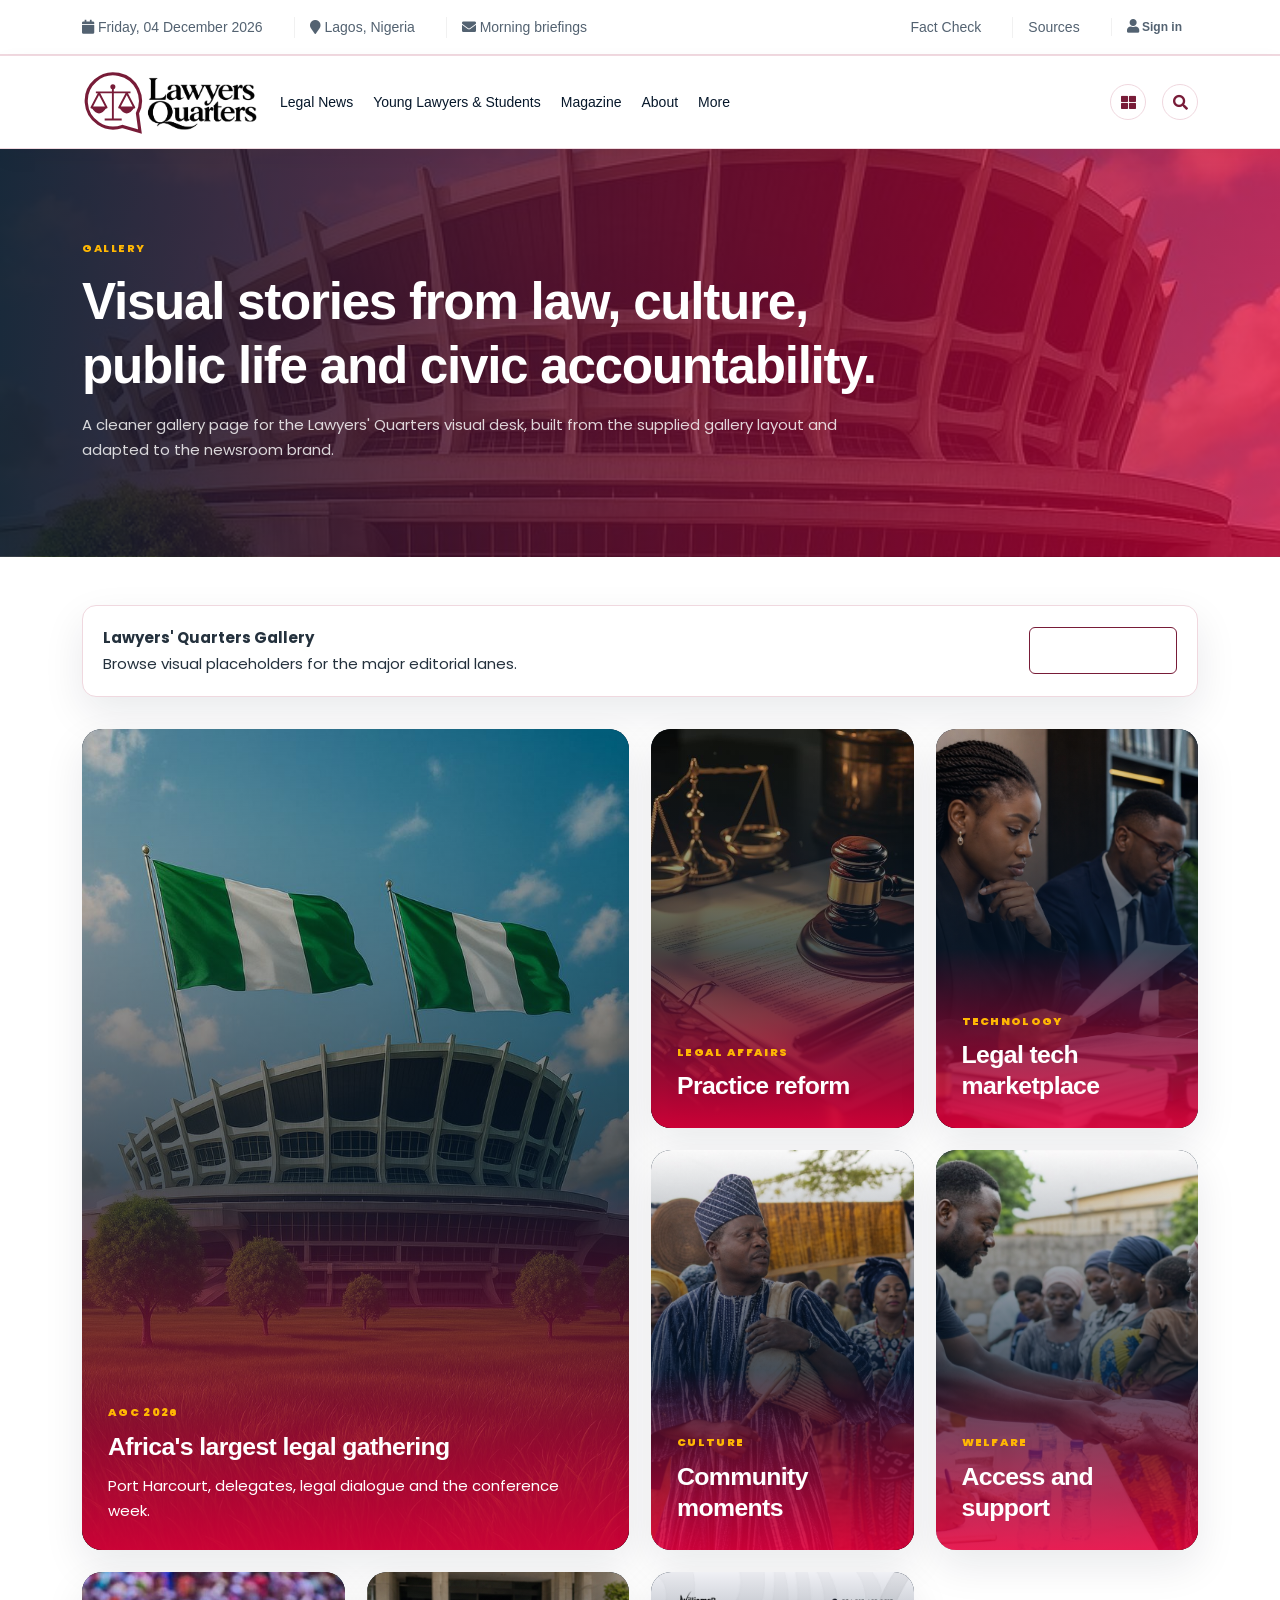
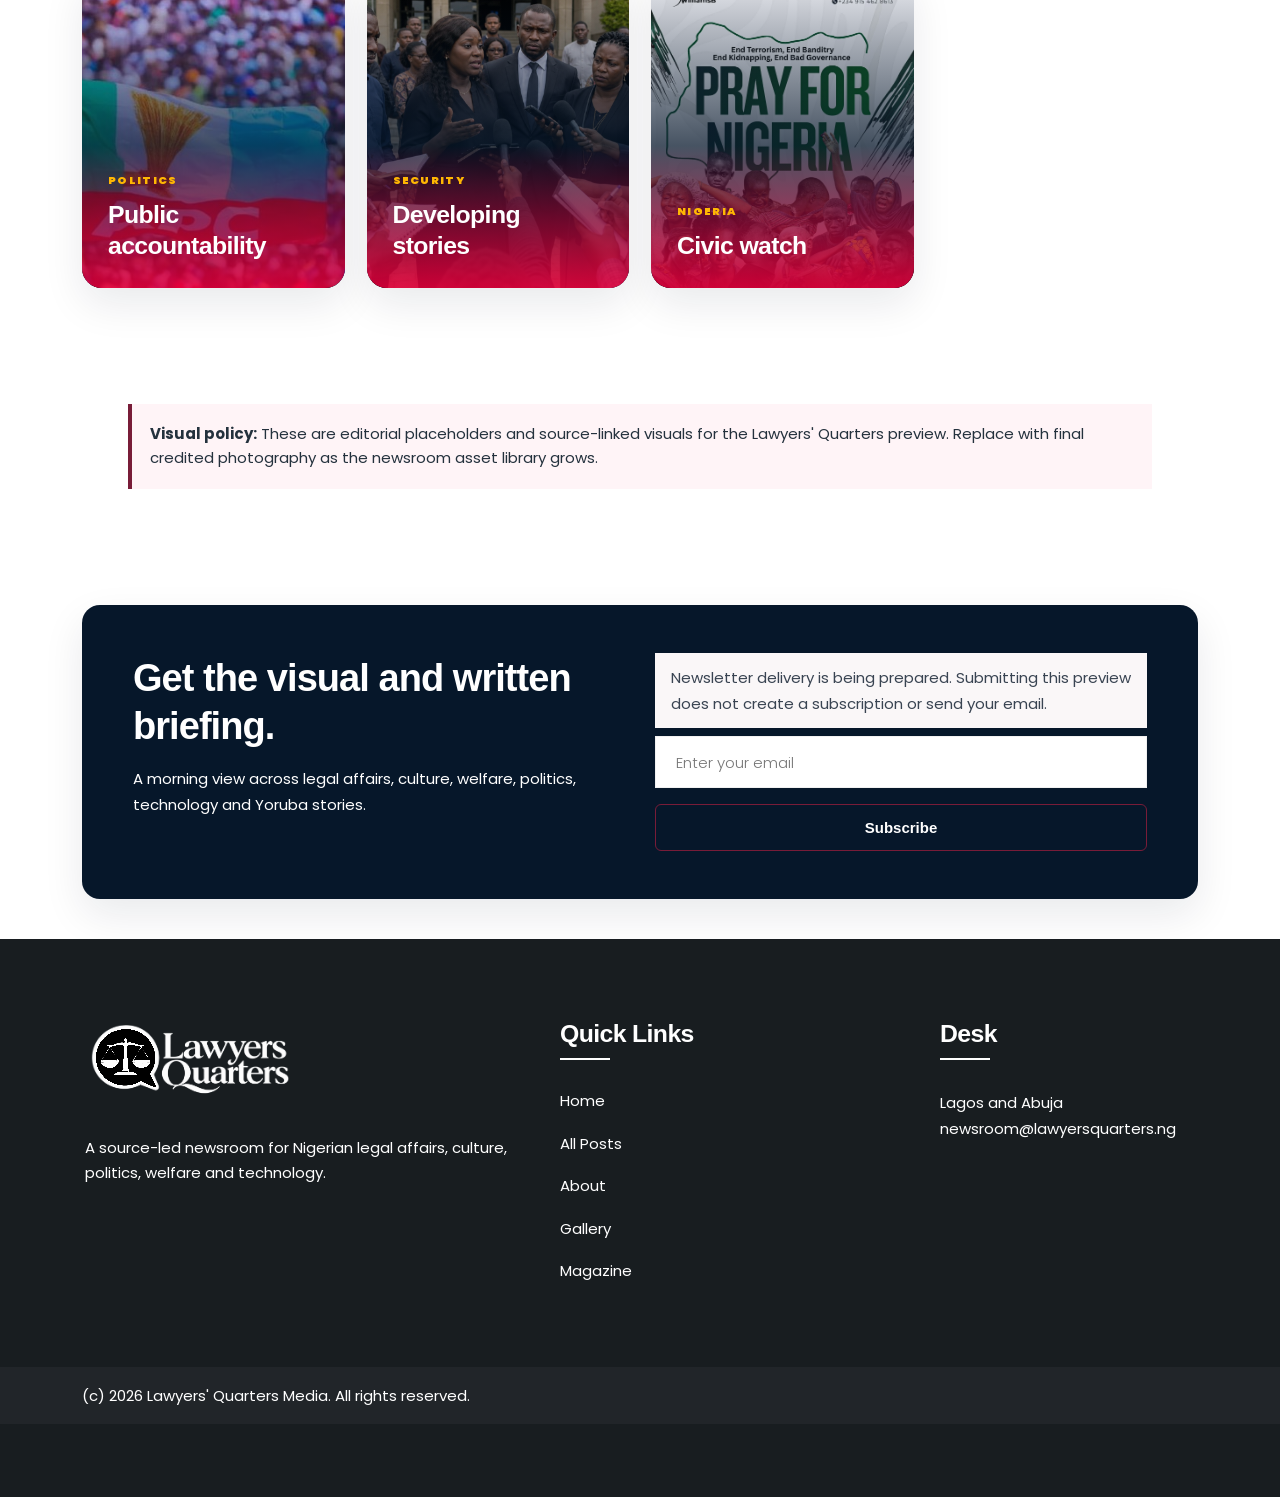
<file: gallery.html>
<!DOCTYPE html>
<html xmlns="http://www.w3.org/1999/xhtml" lang="en">

<head>
    <meta charset="UTF-8">
    <meta name="viewport" content="width=device-width, initial-scale=1">
    <meta name="description" content="Explore the Lawyers' Quarters gallery: legal affairs, culture, welfare, politics, technology, Yoruba and Nigerian public-interest visual stories.">
    <meta name="theme-color" content="#e6003d">

    <title>Gallery - Lawyers' Quarters</title>

    <link rel="shortcut icon" type="image/x-icon" href="images/favicon.png">
    <link href="css/bootstrap.min.css" rel="stylesheet" type="text/css">
    <link href="css/style.css" rel="stylesheet" type="text/css">
    <link href="css/plugin.css" rel="stylesheet" type="text/css">
    <link href="fonts/flaticon.css" rel="stylesheet" type="text/css">
    <link rel="stylesheet" href="https://cdnjs.cloudflare.com/ajax/libs/font-awesome/4.7.0/css/font-awesome.min.css">
    <link rel="stylesheet" href="https://cdnjs.cloudflare.com/ajax/libs/font-awesome/5.11.2/css/all.min.css">
    <link rel="stylesheet" href="fonts/line-icons.css" type="text/css">
    <link rel="stylesheet" href="css/lq-template.css" type="text/css">
<link rel="stylesheet" href="css/lq-review.css"></head>

<body class="lq-template">
    <div id="preloader">
        <div id="status"></div>
    </div>

    <header class="main_header_area headerstye-2">
        <div class="header-content bg-grey py-1">
            <div class="container d-flex align-items-center justify-content-between">
                <div class="links">
                    <ul>
                        <li><a href="#"><i class="fa fa-calendar"></i> <span id="lq-date">Thursday, 16 July 2026</span></a></li>
                        <li><a href="#"><i class="fa fa-map-marker"></i> Lagos, Nigeria</a></li>
                        <li><a href="#newsletter"><i class="fa fa-envelope"></i> Morning briefings</a></li>
                    </ul>
                </div>
                <div class="links float-right">
                    <ul>
                        <li><a href="index.html#fact-check">Fact Check</a></li>
                        <li><a href="index.html#sources">Sources</a></li>
                        <li><button class="lq-link-button js-sign-in" type="button"><i class="fa fa-user"></i> Sign in</button></li>
                    </ul>
                </div>
            </div>
        </div>

        <div class="navbar-middle pt-4 pb-4">
            <div class="container">
                <div class="row align-items-center">
                    <div class="col-lg-4">
                        <a class="mag-navbar-brand lq-logo" href="index.html" aria-label="Lawyers' Quarters home">
                            <img class="lq-logo-img" src="images/lawyers-quarters/logo/lawyers-quarters-logo.png" alt="Lawyers Quarters logo">
                        </a>
                    </div>
                    <div class="col-lg-8">
                        <div class="lq-promo-strip">
                            <span>Visual Desk</span>
                            <strong>Images and story cards from the Lawyers' Quarters legal affairs and trending news desk</strong>
                        </div>
                    </div>
                </div>
            </div>
        </div>

        <div class="header_menu header_mlogo" id="header_menu">
            <nav class="navbar navbar-default bg-transparent">
                <div class="container">
                    <div class="navbar-flex d-flex align-items-center justify-content-between w-100 pb-3 pt-3 mag-slicknav">
                        <div class="navbar-collapse1 d-flex align-items-center" id="bs-example-navbar-collapse-1">
                            <ul class="nav navbar-nav" id="responsive-menu">
                                <li><a href="index.html">Home</a></li>
                                <li><a href="posts.html">Posts</a></li>
                                <li><a href="about.html">About</a></li>
                                <li class="active"><a href="gallery.html">Gallery</a></li>
                                <li><a href="magazine.html">Magazine</a></li>
                                <li><a href="index.html#culture">Culture</a></li>
                                <li><a href="index.html#welfare">Welfare</a></li>
                                <li><a href="index.html#politics">Politics</a></li>
                                <li><a href="index.html#technology">Tech</a></li>
                                <li><a href="index.html#yoruba">Yoruba</a></li>
                                <li><a href="index.html#sources">Sources</a></li>
                            </ul>
                        </div>
                        <div class="register-login d-flex align-items-center">
                            <div class="header_sidemenu me-2">
                                <div class="mhead">
                                    <span class="menu-ham">
                                        <a href="#" class="cart-icon d-flex align-items-center ml-1" aria-label="Open side menu"><i class="fa fa-th-large theme"></i></a>
                                    </span>
                                </div>
                            </div>
                            <div class="search-main"><a href="#search1" class="mt_search" aria-label="Open search"><i class="fa fa-search"></i></a></div>
                        </div>
                        <div id="slicknav-mobile"></div>
                    </div>
                </div>
            </nav>
        </div>
    </header>

    <section class="lq-page-hero lq-gallery-hero">
        <div class="container">
            <span>Gallery</span>
            <h1>Visual stories from law, culture, public life and civic accountability.</h1>
            <p>A cleaner gallery page for the Lawyers' Quarters visual desk, built from the supplied gallery layout and adapted to the newsroom brand.</p>
        </div>
    </section>

    <main id="main-content">
        <section class="lq-gallery-section pt-6 pb-5">
            <div class="container">
                <div class="lq-post-tools mb-4">
                    <div>
                        <strong>Lawyers' Quarters Gallery</strong>
                        <p class="mb-0">Browse visual placeholders for the major editorial lanes.</p>
                    </div>
                    <a href="posts.html" class="nir-btn">Open all posts</a>
                </div>

                <div class="lq-gallery-grid">
                    <article class="lq-gallery-card lq-gallery-card-large" data-story data-title="NBA AGC 2026 visual desk" data-category="legal affairs agc">
                        <img src="images/lawyers-quarters/placeholders/nigeria-flags-stadium.jpg" alt="Nigerian flags above a stadium">
                        <div class="lq-gallery-content">
                            <span>AGC 2026</span>
                            <h3><a href="post.html?slug=nba-agc-2026-port-harcourt">Africa's largest legal gathering</a></h3>
                            <p>Port Harcourt, delegates, legal dialogue and the conference week.</p>
                        </div>
                    </article>

                    <article class="lq-gallery-card" data-story data-title="Legal practice and court documents" data-category="legal affairs">
                        <img src="images/lawyers-quarters/placeholders/legal-gavel.jpg" alt="Gavel and scales on legal documents">
                        <div class="lq-gallery-content">
                            <span>Legal Affairs</span>
                            <h3><a href="post.html?slug=beyond-limits-legal-practice">Practice reform</a></h3>
                        </div>
                    </article>

                    <article class="lq-gallery-card" data-story data-title="Legal technology visual desk" data-category="technology">
                        <img src="images/lawyers-quarters/placeholders/legal-tech.jpg" alt="Legal professionals reviewing digital documents">
                        <div class="lq-gallery-content">
                            <span>Technology</span>
                            <h3><a href="post.html?slug=legal-tech-exhibition-marketplace">Legal tech marketplace</a></h3>
                        </div>
                    </article>

                    <article class="lq-gallery-card" data-story data-title="Culture and Yoruba visual desk" data-category="culture yoruba">
                        <img src="images/lawyers-quarters/placeholders/yoruba-culture.jpg" alt="Yoruba cultural performers with talking drums">
                        <div class="lq-gallery-content">
                            <span>Culture</span>
                            <h3><a href="post.html?slug=culture-community-moments">Community moments</a></h3>
                        </div>
                    </article>

                    <article class="lq-gallery-card" data-story data-title="Welfare and public support visual desk" data-category="welfare">
                        <img src="images/lawyers-quarters/placeholders/welfare-outreach.jpg" alt="Community welfare outreach with Nigerian volunteers">
                        <div class="lq-gallery-content">
                            <span>Welfare</span>
                            <h3><a href="post.html?slug=welfare-watch-access-support">Access and support</a></h3>
                        </div>
                    </article>

                    <article class="lq-gallery-card" data-story data-title="Politics and accountability visual desk" data-category="politics">
                        <img src="images/lawyers-quarters/placeholders/apc-flag.jpg" alt="APC flag at a Nigerian political rally">
                        <div class="lq-gallery-content">
                            <span>Politics</span>
                            <h3><a href="post.html?slug=politics-public-accountability">Public accountability</a></h3>
                        </div>
                    </article>

                    <article class="lq-gallery-card" data-story data-title="Security and public safety visual desk" data-category="security">
                        <img src="images/lawyers-quarters/placeholders/civic-politics.jpg" alt="Nigerian public accountability briefing">
                        <div class="lq-gallery-content">
                            <span>Security</span>
                            <h3><a href="post.html?slug=security-abia-raids">Developing stories</a></h3>
                        </div>
                    </article>

                    <article class="lq-gallery-card" data-story data-title="Nigeria welfare and civic life visual desk" data-category="welfare nigeria">
                        <img src="images/lawyers-quarters/placeholders/pray-for-nigeria.jpg" alt="Pray for Nigeria civic welfare poster">
                        <div class="lq-gallery-content">
                            <span>Nigeria</span>
                            <h3><a href="posts.html">Civic watch</a></h3>
                        </div>
                    </article>
                </div>
            </div>
        </section>

        <section class="lq-gallery-callout pb-5">
            <div class="container">
                <div class="lq-source-box mb-0">
                    <strong>Visual policy:</strong> These are editorial placeholders and source-linked visuals for the Lawyers' Quarters preview. Replace with final credited photography as the newsroom asset library grows.
                </div>
            </div>
        </section>

        <section id="newsletter" class="newsletter lq-newsletter pb-5">
            <div class="container">
                <div class="newsletter-main bg-navy p-5">
                    <div class="row align-items-center">
                        <div class="col-lg-6 mb-4 mb-lg-0">
                            <h2 class="white mb-2">Get the visual and written briefing.</h2>
                            <p class="white mb-0">A morning view across legal affairs, culture, welfare, politics, technology and Yoruba stories.</p>
                        </div>
                        <div class="col-lg-6">
                            <div class="newsletter-form">
                                <form class="newsletter-mini-form">
                                    <input type="email" placeholder="Enter your email" required>
                                    <input type="submit" class="nir-btn mt-2 w-100" value="Subscribe">
                                </form>
                            </div>
                        </div>
                    </div>
                </div>
            </div>
        </section>
    </main>

    <footer class="pt-10 footermain">
        <div class="footer-upper pb-4">
            <div class="container">
                <div class="row">
                    <div class="col-lg-5 col-md-12 mb-4">
                        <div class="footer-about">
                            <a class="lq-logo lq-logo-light" href="index.html" aria-label="Lawyers' Quarters home">
                                <img class="lq-logo-img" src="images/lawyers-quarters/logo/lawyers-quarters-logo.png" alt="Lawyers Quarters logo">
                            </a>
                            <p class="mt-3 mb-3 white">A source-led newsroom for Nigerian legal affairs, culture, politics, welfare and technology.</p>
                        </div>
                    </div>
                    <div class="col-lg-4 col-md-6 mb-4">
                        <div class="footer-links">
                            <h3 class="white">Quick Links</h3>
                            <ul>
                                <li><a href="index.html">Home</a></li>
                                <li><a href="posts.html">All Posts</a></li>
                                <li><a href="about.html">About</a></li>
                                <li><a href="gallery.html">Gallery</a></li>
                                <li><a href="magazine.html">Magazine</a></li>
                            </ul>
                        </div>
                    </div>
                    <div class="col-lg-3 col-md-6 mb-4">
                        <div class="footer-links">
                            <h3 class="white">Desk</h3>
                            <p>Lagos and Abuja<br>newsroom@lawyersquarters.ng</p>
                        </div>
                    </div>
                </div>
            </div>
        </div>
        <div class="footer-copyright pt-2 pb-2 bg-dark">
            <div class="container">
                <p class="m-0 white">(c) 2026 Lawyers' Quarters Media. All rights reserved.</p>
            </div>
        </div>
    </footer>

    <div id="back-to-top">
        <a href="#"></a>
    </div>

    <div id="search1">
        <button type="button" class="close">x</button>
        <form id="lq-search-form">
            <input type="search" id="lq-search-input" value="" placeholder="Search trending news, culture, welfare, politics, technology, Yoruba..." />
            <button type="submit" class="btn btn-primary">Search</button>
            <div id="lq-search-results" class="lq-search-results" aria-live="polite"></div>
        </form>
    </div>

    <div class="lq-toast" id="lq-toast" role="status" aria-live="polite"></div>

    <script src="js/jquery-3.5.1.min.js"></script>
    <script src="js/bootstrap.min.js"></script>
    <script src="js/plugin.js"></script>
    <script src="js/main.js"></script>
    <script src="js/custom-nav.js"></script>
    <script src="js/lq-template.js"></script>
<script src="js/lq-review.js"></script></body>

</html>
</file>
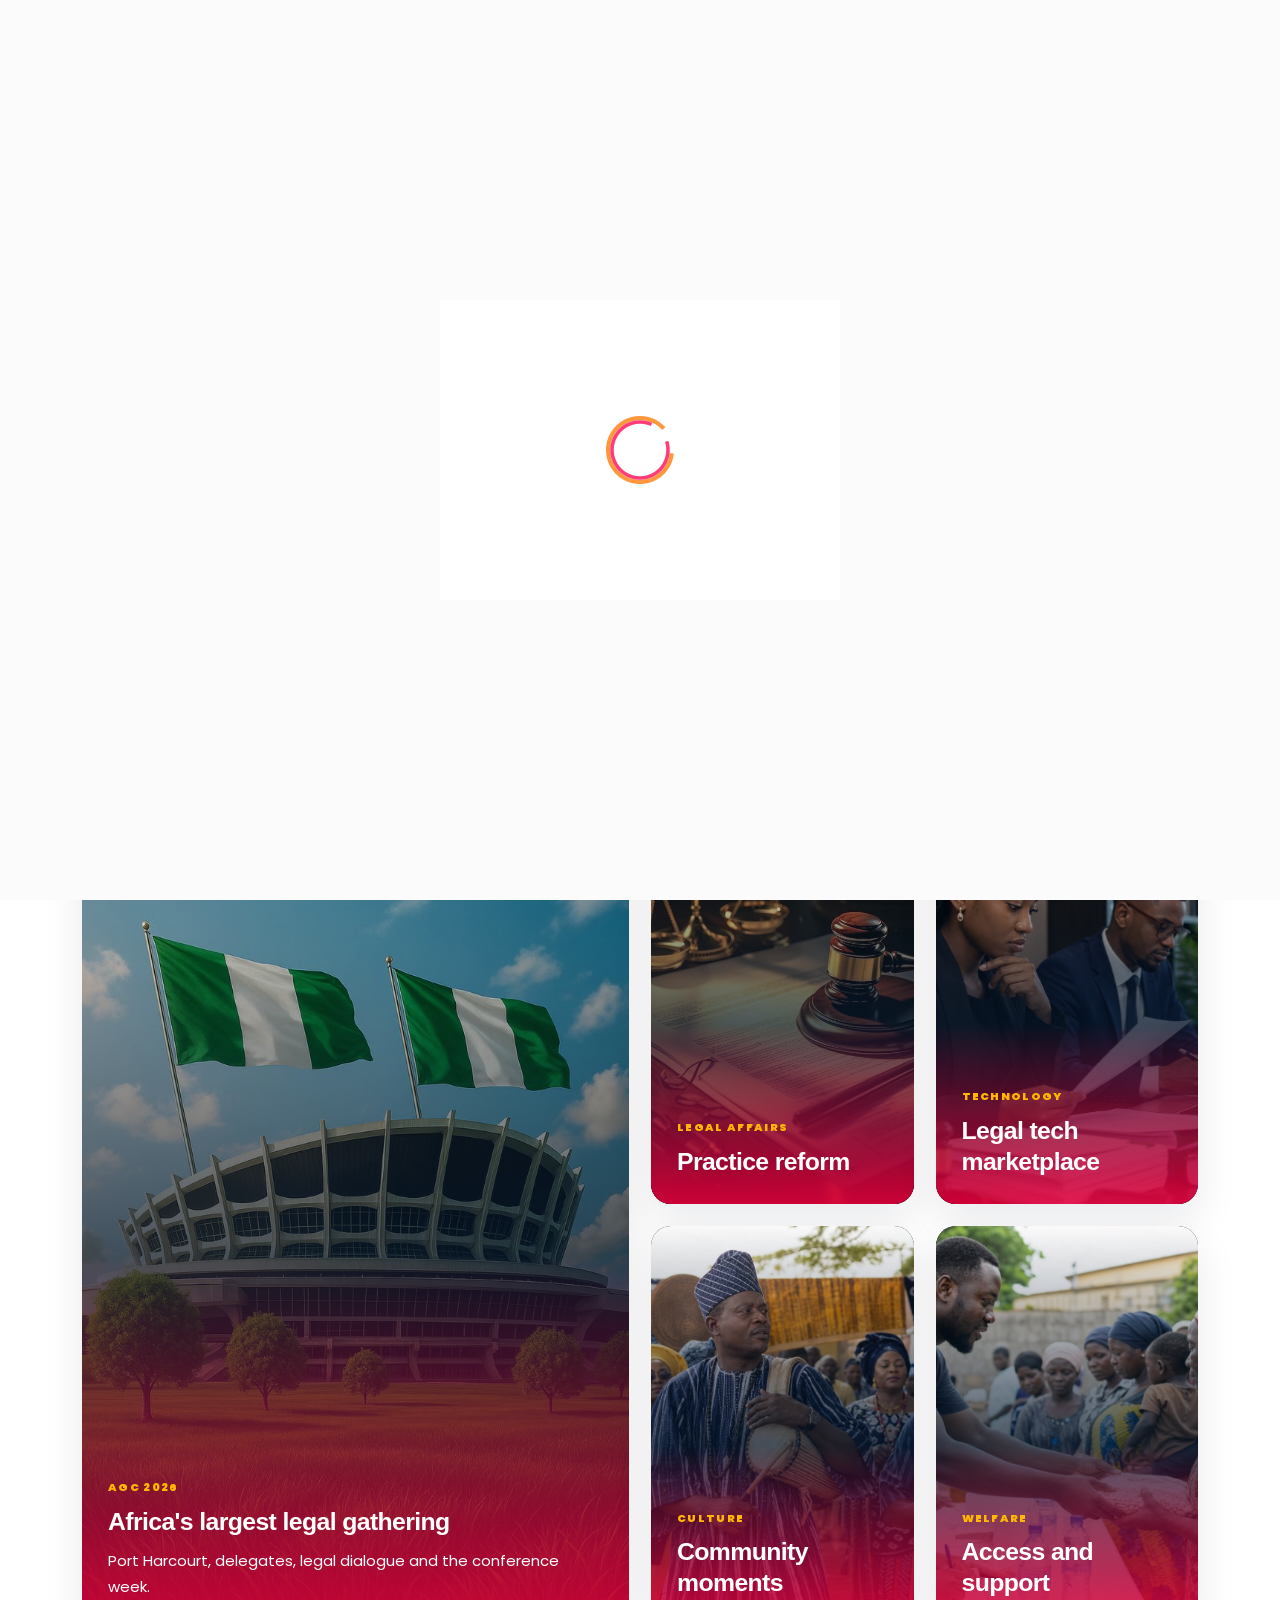
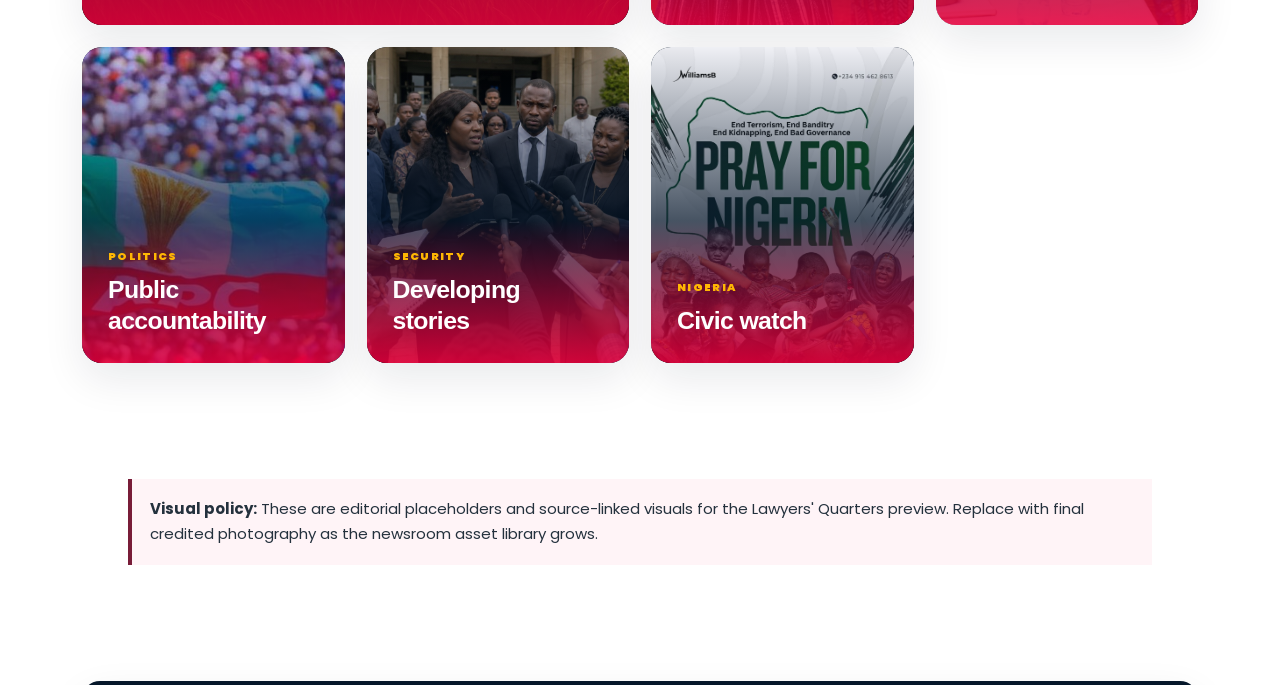
<file: gallery1.html>
<!DOCTYPE html>
<html lang="en">

<head>
    <meta charset="UTF-8">
    <meta http-equiv="refresh" content="0; url=gallery.html">
    <meta name="viewport" content="width=device-width, initial-scale=1">
    <meta name="theme-color" content="#e6003d">
    <title>Gallery - Lawyers' Quarters</title>
</head>

<body>
    <p>Redirecting to <a href="gallery.html">Lawyers' Quarters Gallery</a>.</p>
</body>

</html>
</file>
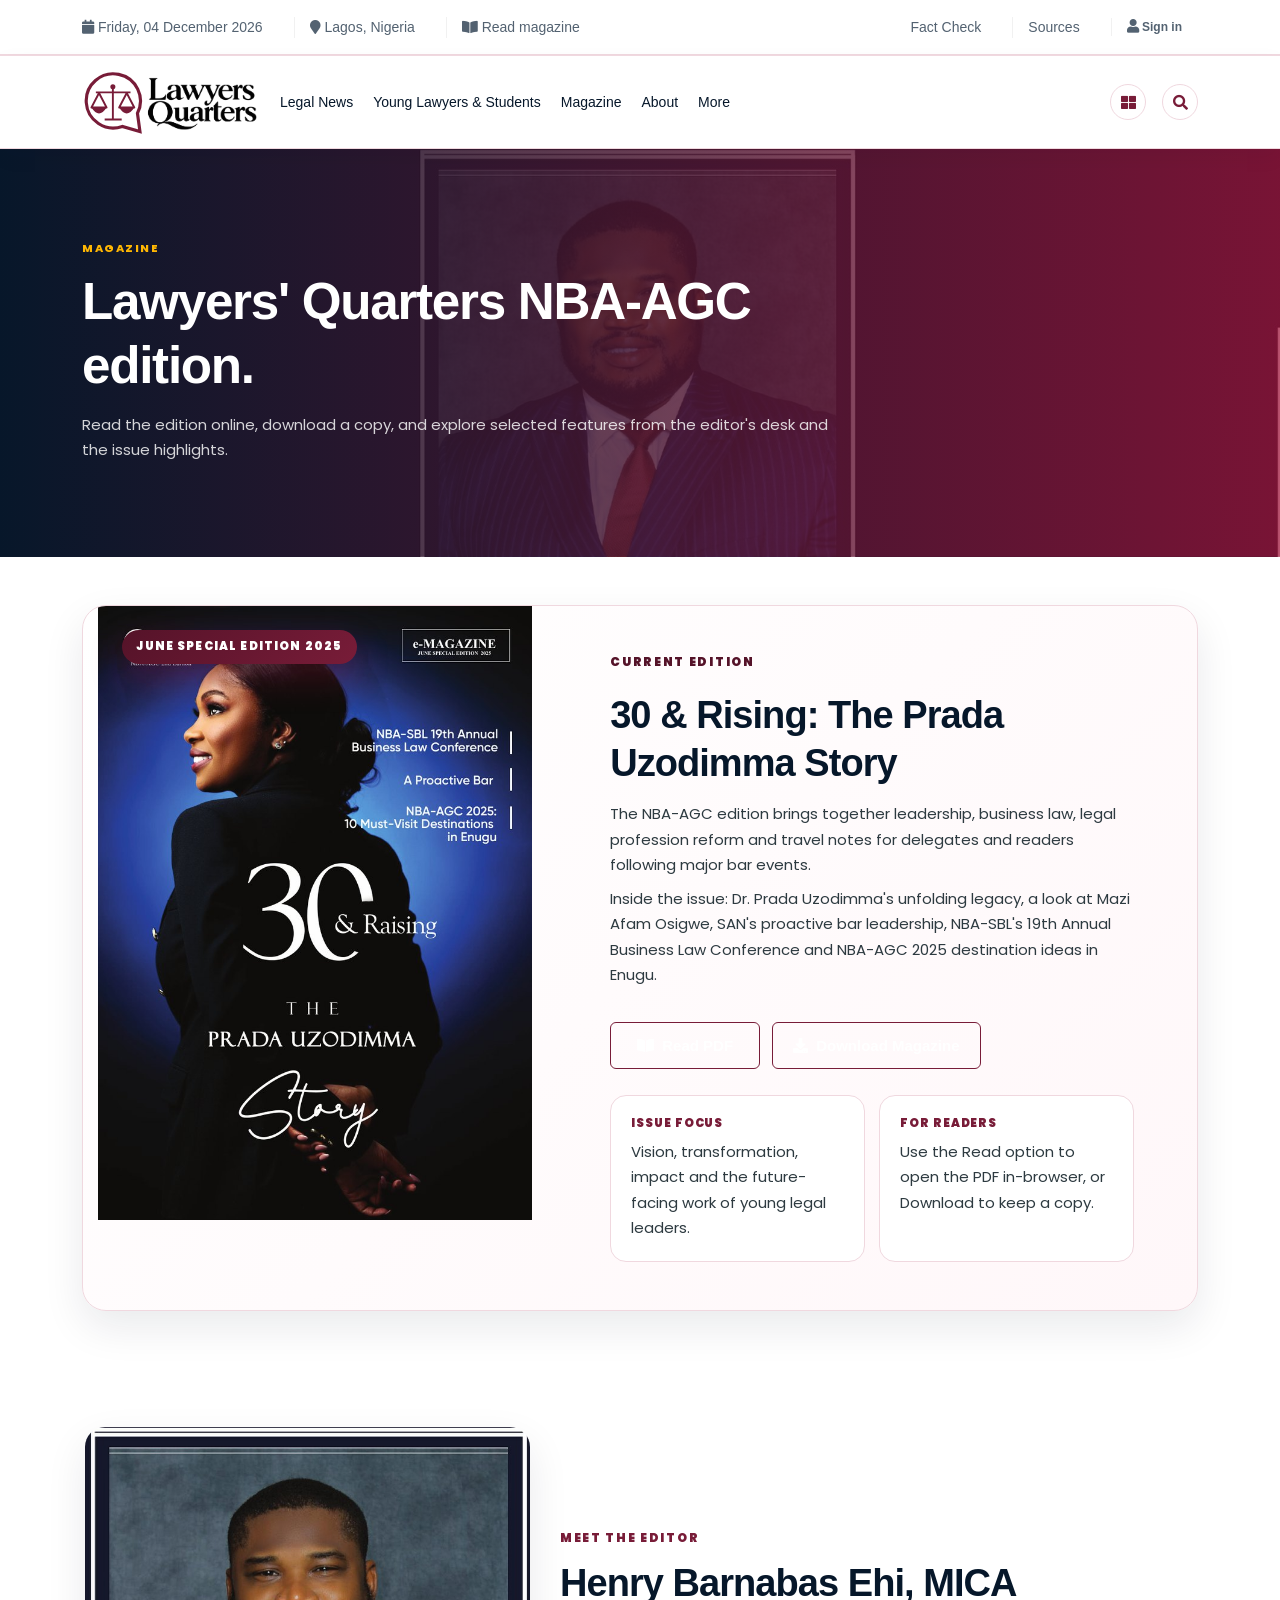
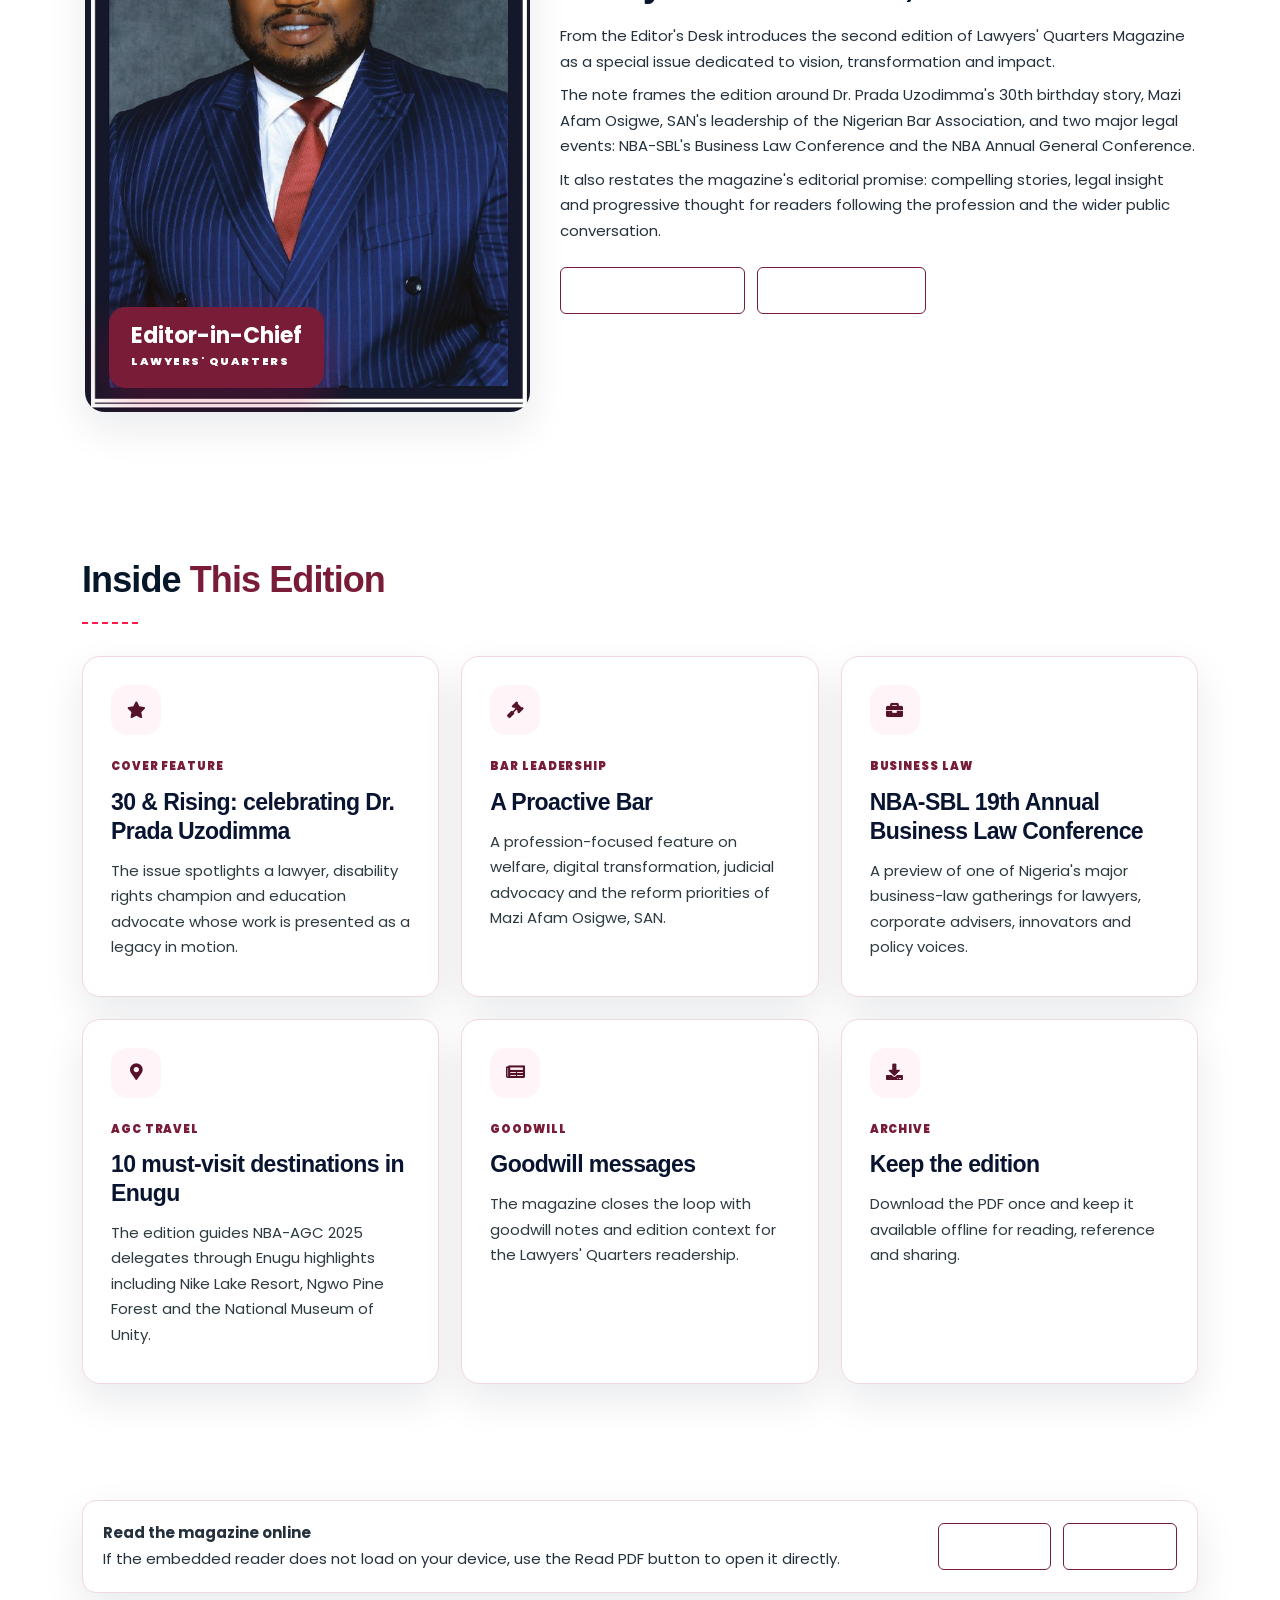
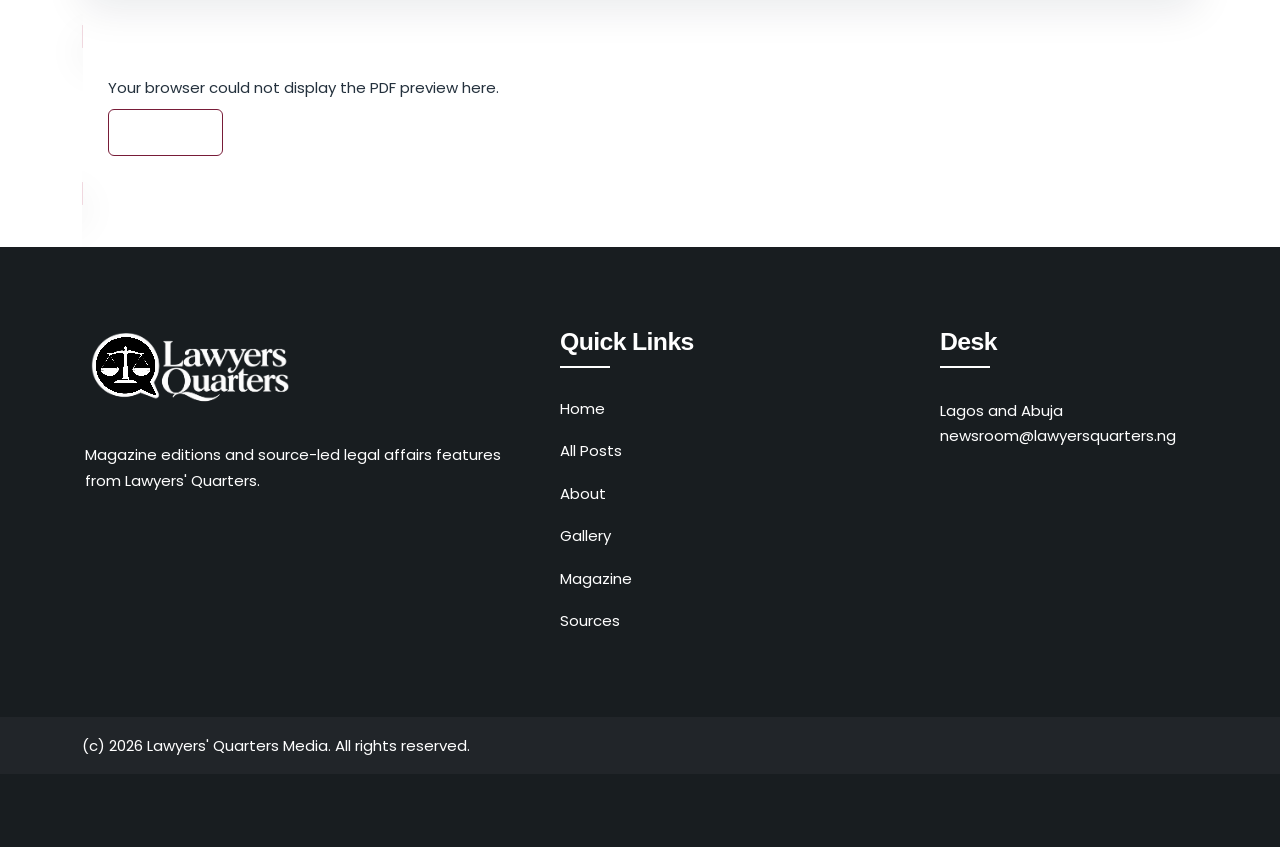
<file: magazine.html>
<!DOCTYPE html>
<html xmlns="http://www.w3.org/1999/xhtml" lang="en">

<head>
    <meta charset="UTF-8">
    <meta name="viewport" content="width=device-width, initial-scale=1">
    <meta name="description" content="Read or download Lawyers' Quarters magazine editions, including the NBA-AGC special edition.">
    <meta name="theme-color" content="#f5003d">

    <title>Magazine - Lawyers' Quarters</title>

    <link rel="shortcut icon" type="image/x-icon" href="images/favicon.png">
    <link rel="preload" href="images/lawyers-quarters/magazine/editor-desk-hero.jpg" as="image">
    <link href="css/bootstrap.min.css" rel="stylesheet" type="text/css">
    <link href="css/style.css" rel="stylesheet" type="text/css">
    <link href="css/plugin.css" rel="stylesheet" type="text/css">
    <link href="fonts/flaticon.css" rel="stylesheet" type="text/css">
    <link rel="stylesheet" href="https://cdnjs.cloudflare.com/ajax/libs/font-awesome/4.7.0/css/font-awesome.min.css">
    <link rel="stylesheet" href="https://cdnjs.cloudflare.com/ajax/libs/font-awesome/5.11.2/css/all.min.css">
    <link rel="stylesheet" href="fonts/line-icons.css" type="text/css">
    <link rel="stylesheet" href="css/lq-template.css" type="text/css">
<link rel="stylesheet" href="css/lq-review.css"></head>

<body class="lq-template">
    <div id="preloader">
        <div id="status"></div>
    </div>

    <header class="main_header_area headerstye-2">
        <div class="header-content bg-grey py-1">
            <div class="container d-flex align-items-center justify-content-between">
                <div class="links">
                    <ul>
                        <li><a href="#"><i class="fa fa-calendar"></i> <span id="lq-date">Saturday, 18 July 2026</span></a></li>
                        <li><a href="#"><i class="fa fa-map-marker"></i> Lagos, Nigeria</a></li>
                        <li><a href="#reader"><i class="fa fa-book-open"></i> Read magazine</a></li>
                    </ul>
                </div>
                <div class="links float-right">
                    <ul>
                        <li><a href="index.html#fact-check">Fact Check</a></li>
                        <li><a href="index.html#sources">Sources</a></li>
                        <li><button class="lq-link-button js-sign-in" type="button"><i class="fa fa-user"></i> Sign in</button></li>
                    </ul>
                </div>
            </div>
        </div>

        <div class="navbar-middle pt-4 pb-4">
            <div class="container">
                <div class="row align-items-center">
                    <div class="col-lg-4">
                        <a class="mag-navbar-brand lq-logo" href="index.html" aria-label="Lawyers' Quarters home">
                            <img class="lq-logo-img" src="images/lawyers-quarters/logo/lawyers-quarters-logo.png" alt="Lawyers Quarters logo">
                        </a>
                    </div>
                    <div class="col-lg-8">
                        <div class="lq-promo-strip">
                            <span>Magazine Shelf</span>
                            <strong>Read and download Lawyers' Quarters editions, starting with the NBA-AGC special edition</strong>
                        </div>
                    </div>
                </div>
            </div>
        </div>

        <div class="header_menu header_mlogo" id="header_menu">
            <nav class="navbar navbar-default bg-transparent">
                <div class="container">
                    <div class="navbar-flex d-flex align-items-center justify-content-between w-100 pb-3 pt-3 mag-slicknav">
                        <div class="navbar-collapse1 d-flex align-items-center" id="bs-example-navbar-collapse-1">
                            <ul class="nav navbar-nav" id="responsive-menu">
                                <li><a href="index.html">Home</a></li>
                                <li><a href="posts.html">Posts</a></li>
                                <li><a href="about.html">About</a></li>
                                <li><a href="gallery.html">Gallery</a></li>
                                <li class="active"><a href="magazine.html">Magazine</a></li>
                                <li><a href="index.html#culture">Culture</a></li>
                                <li><a href="index.html#welfare">Welfare</a></li>
                                <li><a href="index.html#politics">Politics</a></li>
                                <li><a href="index.html#technology">Tech</a></li>
                                <li><a href="index.html#yoruba">Yoruba</a></li>
                                <li><a href="index.html#sources">Sources</a></li>
                            </ul>
                        </div>
                        <div class="register-login d-flex align-items-center">
                            <div class="header_sidemenu me-2">
                                <div class="mhead">
                                    <span class="menu-ham">
                                        <a href="#" class="cart-icon d-flex align-items-center ml-1" aria-label="Open side menu"><i class="fa fa-th-large theme"></i></a>
                                    </span>
                                </div>
                            </div>
                            <div class="search-main"><a href="#search1" class="mt_search" aria-label="Open search"><i class="fa fa-search"></i></a></div>
                        </div>
                        <div id="slicknav-mobile"></div>
                    </div>
                </div>
            </nav>
        </div>
    </header>

    <section class="lq-page-hero lq-magazine-hero">
        <div class="container">
            <span>Magazine</span>
            <h1>Lawyers' Quarters NBA-AGC edition.</h1>
            <p>Read the edition online, download a copy, and explore selected features from the editor's desk and the issue highlights.</p>
        </div>
    </section>

    <main id="main-content">
        <section class="lq-magazine-section pt-6 pb-5">
            <div class="container">
                <div class="lq-magazine-shell">
                    <div class="row g-0 align-items-stretch">
                        <div class="col-lg-5">
                            <div class="lq-magazine-cover">
                                <img src="images/lawyers-quarters/magazine/nba-agc-edition-cover.jpg" alt="Lawyers' Quarters NBA-AGC edition magazine cover">
                                <span class="lq-magazine-cover-badge">June Special Edition 2025</span>
                            </div>
                        </div>
                        <div class="col-lg-7">
                            <div class="lq-magazine-copy">
                                <span class="lq-section-kicker">Current Edition</span>
                                <h2>30 & Rising: The Prada Uzodimma Story</h2>
                                <p>The NBA-AGC edition brings together leadership, business law, legal profession reform and travel notes for delegates and readers following major bar events.</p>
                                <p>Inside the issue: Dr. Prada Uzodimma's unfolding legacy, a look at Mazi Afam Osigwe, SAN's proactive bar leadership, NBA-SBL's 19th Annual Business Law Conference and NBA-AGC 2025 destination ideas in Enugu.</p>
                                <div class="lq-magazine-actions">
                                    <a href="documents/lawyers-quarters-nba-agc-edition.pdf" target="_blank" rel="noopener" class="nir-btn"><i class="fa fa-book-open"></i> Read PDF</a>
                                    <a href="documents/lawyers-quarters-nba-agc-edition.pdf" download class="nir-btn lq-btn-outline"><i class="fa fa-download"></i> Download magazine</a>
                                </div>
                                <div class="lq-magazine-highlights">
                                    <div class="lq-magazine-mini">
                                        <span>Issue Focus</span>
                                        <p>Vision, transformation, impact and the future-facing work of young legal leaders.</p>
                                    </div>
                                    <div class="lq-magazine-mini">
                                        <span>For Readers</span>
                                        <p>Use the Read option to open the PDF in-browser, or Download to keep a copy.</p>
                                    </div>
                                </div>
                            </div>
                        </div>
                    </div>
                </div>
            </div>
        </section>

        <section id="editor-desk" class="lq-magazine-section pb-5">
            <div class="container">
                <div class="row align-items-center">
                    <div class="col-lg-5 mb-4">
                        <div class="lq-media-card">
                            <img src="images/lawyers-quarters/magazine/editor-henry-barnabas-ehi.jpg" alt="Henry Barnabas Ehi, Editor-in-Chief of Lawyers' Quarters">
                            <div class="lq-media-badge">
                                <strong>Editor-in-Chief</strong>
                                <span>Lawyers' Quarters</span>
                            </div>
                        </div>
                    </div>
                    <div class="col-lg-7 mb-4">
                        <span class="lq-section-kicker">Meet the Editor</span>
                        <h2>Henry Barnabas Ehi, MICA</h2>
                        <p>From the Editor's Desk introduces the second edition of Lawyers' Quarters Magazine as a special issue dedicated to vision, transformation and impact.</p>
                        <p>The note frames the edition around Dr. Prada Uzodimma's 30th birthday story, Mazi Afam Osigwe, SAN's leadership of the Nigerian Bar Association, and two major legal events: NBA-SBL's Business Law Conference and the NBA Annual General Conference.</p>
                        <p>It also restates the magazine's editorial promise: compelling stories, legal insight and progressive thought for readers following the profession and the wider public conversation.</p>
                        <div class="lq-inline-actions">
                            <a href="post.html?slug=from-the-editors-desk" class="nir-btn">Read editor feature</a>
                            <a href="#reader" class="nir-btn lq-btn-outline">Open PDF reader</a>
                        </div>
                    </div>
                </div>
            </div>
        </section>

        <section class="lq-magazine-section pb-5">
            <div class="container">
                <div class="section-title mb-4 pb-1 w-50">
                    <h2 class="m-0">Inside <span>This Edition</span></h2>
                </div>
                <div class="lq-magazine-grid">
                    <article class="lq-magazine-card">
                        <i class="fa fa-star"></i>
                        <span>Cover Feature</span>
                        <h3><a href="post.html?slug=prada-uzodimma-30-and-rising">30 & Rising: celebrating Dr. Prada Uzodimma</a></h3>
                        <p>The issue spotlights a lawyer, disability rights champion and education advocate whose work is presented as a legacy in motion.</p>
                    </article>
                    <article class="lq-magazine-card">
                        <i class="fa fa-gavel"></i>
                        <span>Bar Leadership</span>
                        <h3><a href="post.html?slug=proactive-bar-afam-osigwe">A Proactive Bar</a></h3>
                        <p>A profession-focused feature on welfare, digital transformation, judicial advocacy and the reform priorities of Mazi Afam Osigwe, SAN.</p>
                    </article>
                    <article class="lq-magazine-card">
                        <i class="fa fa-briefcase"></i>
                        <span>Business Law</span>
                        <h3><a href="post.html?slug=nba-sbl-business-law-conference">NBA-SBL 19th Annual Business Law Conference</a></h3>
                        <p>A preview of one of Nigeria's major business-law gatherings for lawyers, corporate advisers, innovators and policy voices.</p>
                    </article>
                    <article class="lq-magazine-card">
                        <i class="fa fa-map-marker-alt"></i>
                        <span>AGC Travel</span>
                        <h3><a href="post.html?slug=nba-agc-2025-enugu-destinations">10 must-visit destinations in Enugu</a></h3>
                        <p>The edition guides NBA-AGC 2025 delegates through Enugu highlights including Nike Lake Resort, Ngwo Pine Forest and the National Museum of Unity.</p>
                    </article>
                    <article class="lq-magazine-card">
                        <i class="fa fa-newspaper-o"></i>
                        <span>Goodwill</span>
                        <h3><a href="#reader">Goodwill messages</a></h3>
                        <p>The magazine closes the loop with goodwill notes and edition context for the Lawyers' Quarters readership.</p>
                    </article>
                    <article class="lq-magazine-card">
                        <i class="fa fa-download"></i>
                        <span>Archive</span>
                        <h3><a href="documents/lawyers-quarters-nba-agc-edition.pdf" download>Keep the edition</a></h3>
                        <p>Download the PDF once and keep it available offline for reading, reference and sharing.</p>
                    </article>
                </div>
            </div>
        </section>

        <section id="reader" class="lq-magazine-section pb-5">
            <div class="container">
                <div class="lq-post-tools mb-4">
                    <div>
                        <strong>Read the magazine online</strong>
                        <p class="mb-0">If the embedded reader does not load on your device, use the Read PDF button to open it directly.</p>
                    </div>
                    <div class="lq-inline-actions mt-0">
                        <a href="documents/lawyers-quarters-nba-agc-edition.pdf" target="_blank" rel="noopener" class="nir-btn">Read PDF</a>
                        <a href="documents/lawyers-quarters-nba-agc-edition.pdf" download class="nir-btn lq-btn-outline">Download</a>
                    </div>
                </div>
                <object class="lq-pdf-reader" data="documents/lawyers-quarters-nba-agc-edition.pdf" type="application/pdf">
                    <div class="lq-pdf-fallback">
                        <p>Your browser could not display the PDF preview here.</p>
                        <a href="documents/lawyers-quarters-nba-agc-edition.pdf" target="_blank" rel="noopener" class="nir-btn">Open PDF</a>
                    </div>
                </object>
            </div>
        </section>
    </main>

    <footer class="pt-10 footermain">
        <div class="footer-upper pb-4">
            <div class="container">
                <div class="row">
                    <div class="col-lg-5 col-md-12 mb-4">
                        <div class="footer-about">
                            <a class="lq-logo lq-logo-light" href="index.html" aria-label="Lawyers' Quarters home">
                                <img class="lq-logo-img" src="images/lawyers-quarters/logo/lawyers-quarters-logo.png" alt="Lawyers Quarters logo">
                            </a>
                            <p class="mt-3 mb-3 white">Magazine editions and source-led legal affairs features from Lawyers' Quarters.</p>
                        </div>
                    </div>
                    <div class="col-lg-4 col-md-6 mb-4">
                        <div class="footer-links">
                            <h3 class="white">Quick Links</h3>
                            <ul>
                                <li><a href="index.html">Home</a></li>
                                <li><a href="posts.html">All Posts</a></li>
                                <li><a href="about.html">About</a></li>
                                <li><a href="gallery.html">Gallery</a></li>
                                <li><a href="magazine.html">Magazine</a></li>
                                <li><a href="index.html#sources">Sources</a></li>
                            </ul>
                        </div>
                    </div>
                    <div class="col-lg-3 col-md-6 mb-4">
                        <div class="footer-links">
                            <h3 class="white">Desk</h3>
                            <p>Lagos and Abuja<br>newsroom@lawyersquarters.ng</p>
                        </div>
                    </div>
                </div>
            </div>
        </div>
        <div class="footer-copyright pt-2 pb-2 bg-dark">
            <div class="container">
                <p class="m-0 white">(c) 2026 Lawyers' Quarters Media. All rights reserved.</p>
            </div>
        </div>
    </footer>

    <div id="back-to-top">
        <a href="#"></a>
    </div>

    <div id="search1">
        <button type="button" class="close">x</button>
        <form id="lq-search-form">
            <input type="search" id="lq-search-input" value="" placeholder="Search magazine, stories, culture, welfare, politics, technology, Yoruba..." />
            <button type="submit" class="btn btn-primary">Search</button>
            <div id="lq-search-results" class="lq-search-results" aria-live="polite"></div>
        </form>
    </div>

    <div class="header_sidemenu">
        <div class="header_sidemenu_in">
            <div class="menu bg-navy py-5 px-4">
                <div class="close-menu">
                    <i class="fa fa-times white"></i>
                </div>
                <div class="m-contentmain">
                    <div class="m-logo mb-5">
                        <a class="lq-logo lq-logo-light" href="index.html">
                            <img class="lq-logo-img" src="images/lawyers-quarters/logo/lawyers-quarters-logo.png" alt="Lawyers Quarters logo">
                        </a>
                    </div>
                    <div class="content-box mb-5">
                        <h3 class="white">Magazine Shelf</h3>
                        <p class="white mb-2">Open the PDF reader or download the NBA-AGC edition for offline reading.</p>
                        <a href="documents/lawyers-quarters-nba-agc-edition.pdf" download class="nir-btn">Download edition</a>
                    </div>
                    <div class="contact-info">
                        <h3 class="white">In this edition</h3>
                        <ul>
                            <li class="white d-block mb-1"><i class="fa fa-star me-1"></i> 30 & Rising</li>
                            <li class="white d-block mb-1"><i class="fa fa-gavel me-1"></i> A Proactive Bar</li>
                            <li class="white d-block"><i class="fa fa-map-marker-alt me-1"></i> NBA-AGC 2025 destinations</li>
                        </ul>
                    </div>
                </div>
            </div>
            <div class="overlay hide"></div>
        </div>
    </div>

    <div class="lq-toast" id="lq-toast" role="status" aria-live="polite"></div>

    <script src="js/jquery-3.5.1.min.js"></script>
    <script src="js/bootstrap.min.js"></script>
    <script src="js/plugin.js"></script>
    <script src="js/main.js"></script>
    <script src="js/custom-nav.js"></script>
    <script src="js/lq-template.js"></script>
<script src="js/lq-review.js"></script></body>

</html>
</file>
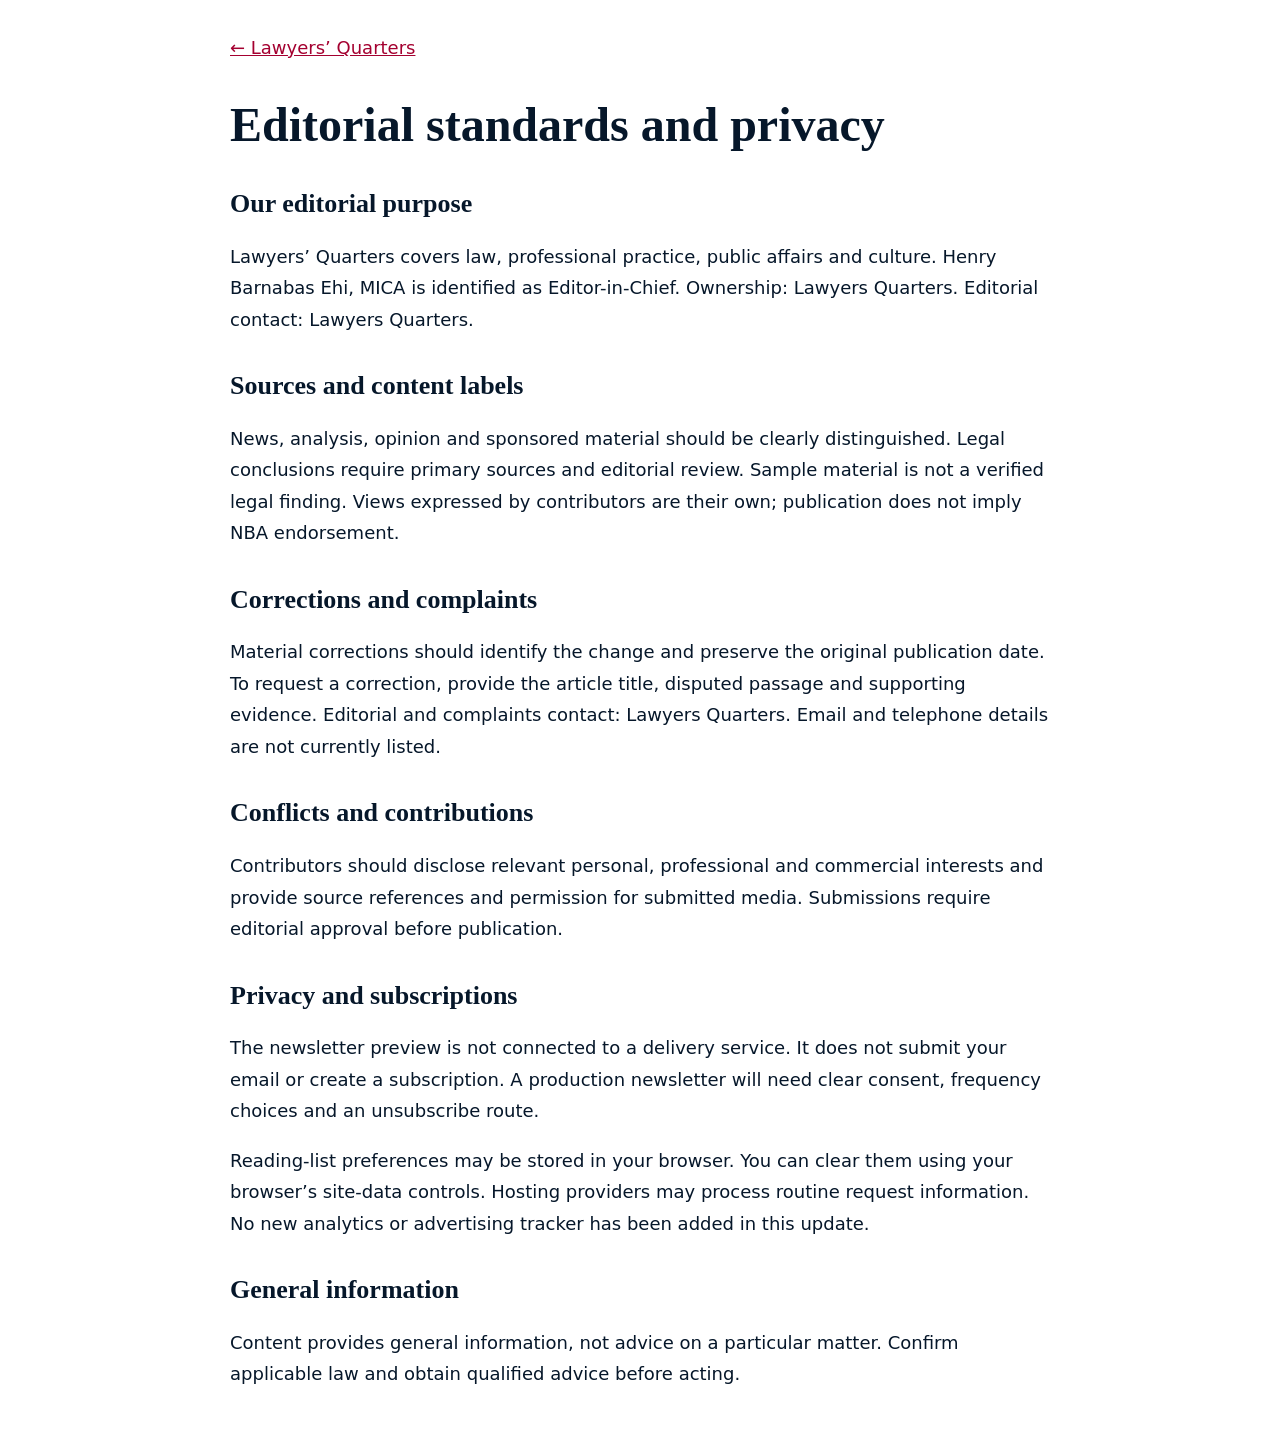
<file: policies.html>
<!doctype html><html lang="en"><head><meta charset="utf-8"><meta name="viewport" content="width=device-width,initial-scale=1"><title>Editorial standards & privacy | Lawyers’ Quarters</title><style>body{margin:0;color:#06172a;background:white;font:18px/1.75 system-ui}main{max-width:820px;margin:auto;padding:32px 22px}h1{font:bold clamp(32px,5vw,48px)/1.2 Georgia}h2{font:bold 26px Georgia;margin-top:36px}a{color:#a40030}</style></head><body><main><a href="index.html">← Lawyers’ Quarters</a><h1>Editorial standards and privacy</h1><h2>Our editorial purpose</h2><p>Lawyers’ Quarters covers law, professional practice, public affairs and culture. Henry Barnabas Ehi, MICA is identified as Editor-in-Chief. Ownership: Lawyers Quarters. Editorial contact: Lawyers Quarters.</p><h2>Sources and content labels</h2><p>News, analysis, opinion and sponsored material should be clearly distinguished. Legal conclusions require primary sources and editorial review. Sample material is not a verified legal finding. Views expressed by contributors are their own; publication does not imply NBA endorsement.</p><h2>Corrections and complaints</h2><p>Material corrections should identify the change and preserve the original publication date. To request a correction, provide the article title, disputed passage and supporting evidence. Editorial and complaints contact: Lawyers Quarters. Email and telephone details are not currently listed.</p><h2>Conflicts and contributions</h2><p>Contributors should disclose relevant personal, professional and commercial interests and provide source references and permission for submitted media. Submissions require editorial approval before publication.</p><h2>Privacy and subscriptions</h2><p>The newsletter preview is not connected to a delivery service. It does not submit your email or create a subscription. A production newsletter will need clear consent, frequency choices and an unsubscribe route.</p><p>Reading-list preferences may be stored in your browser. You can clear them using your browser’s site-data controls. Hosting providers may process routine request information. No new analytics or advertising tracker has been added in this update.</p><h2>General information</h2><p>Content provides general information, not advice on a particular matter. Confirm applicable law and obtain qualified advice before acting.</p></main></body></html>
</file>
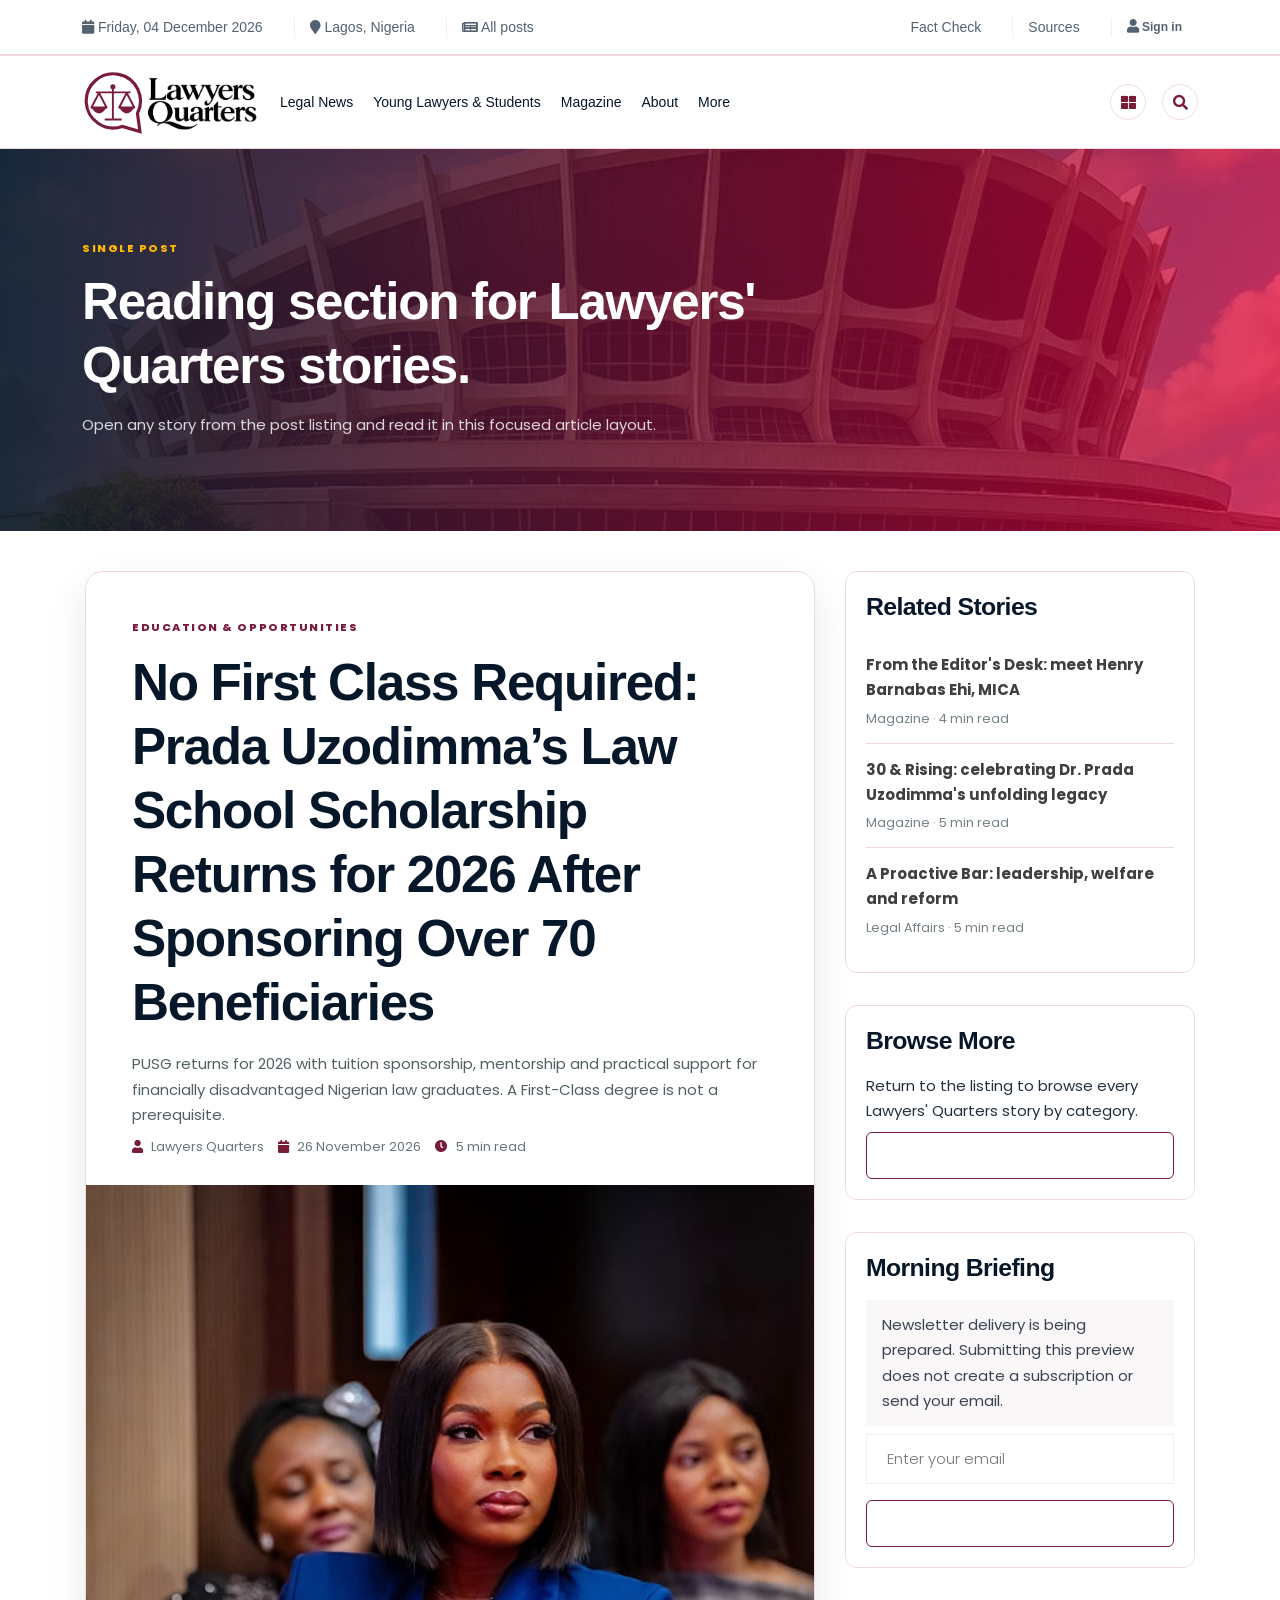
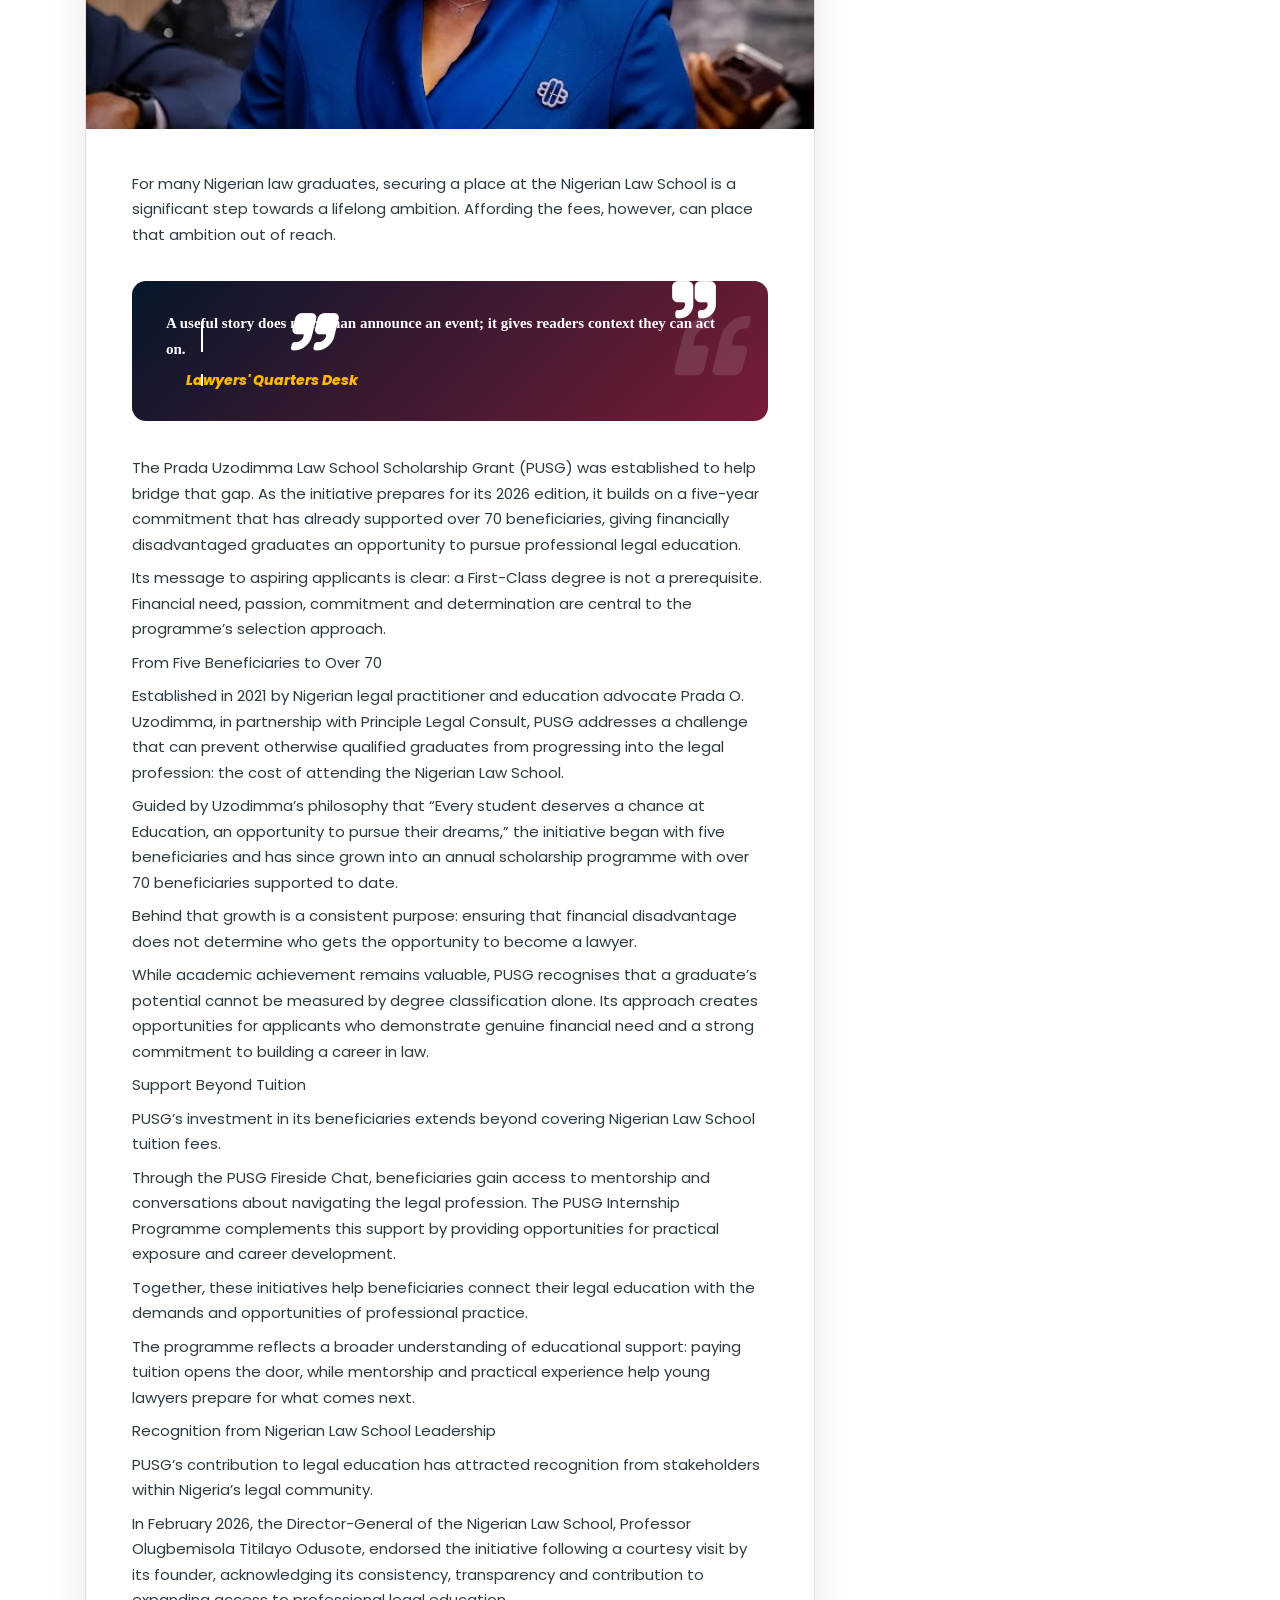
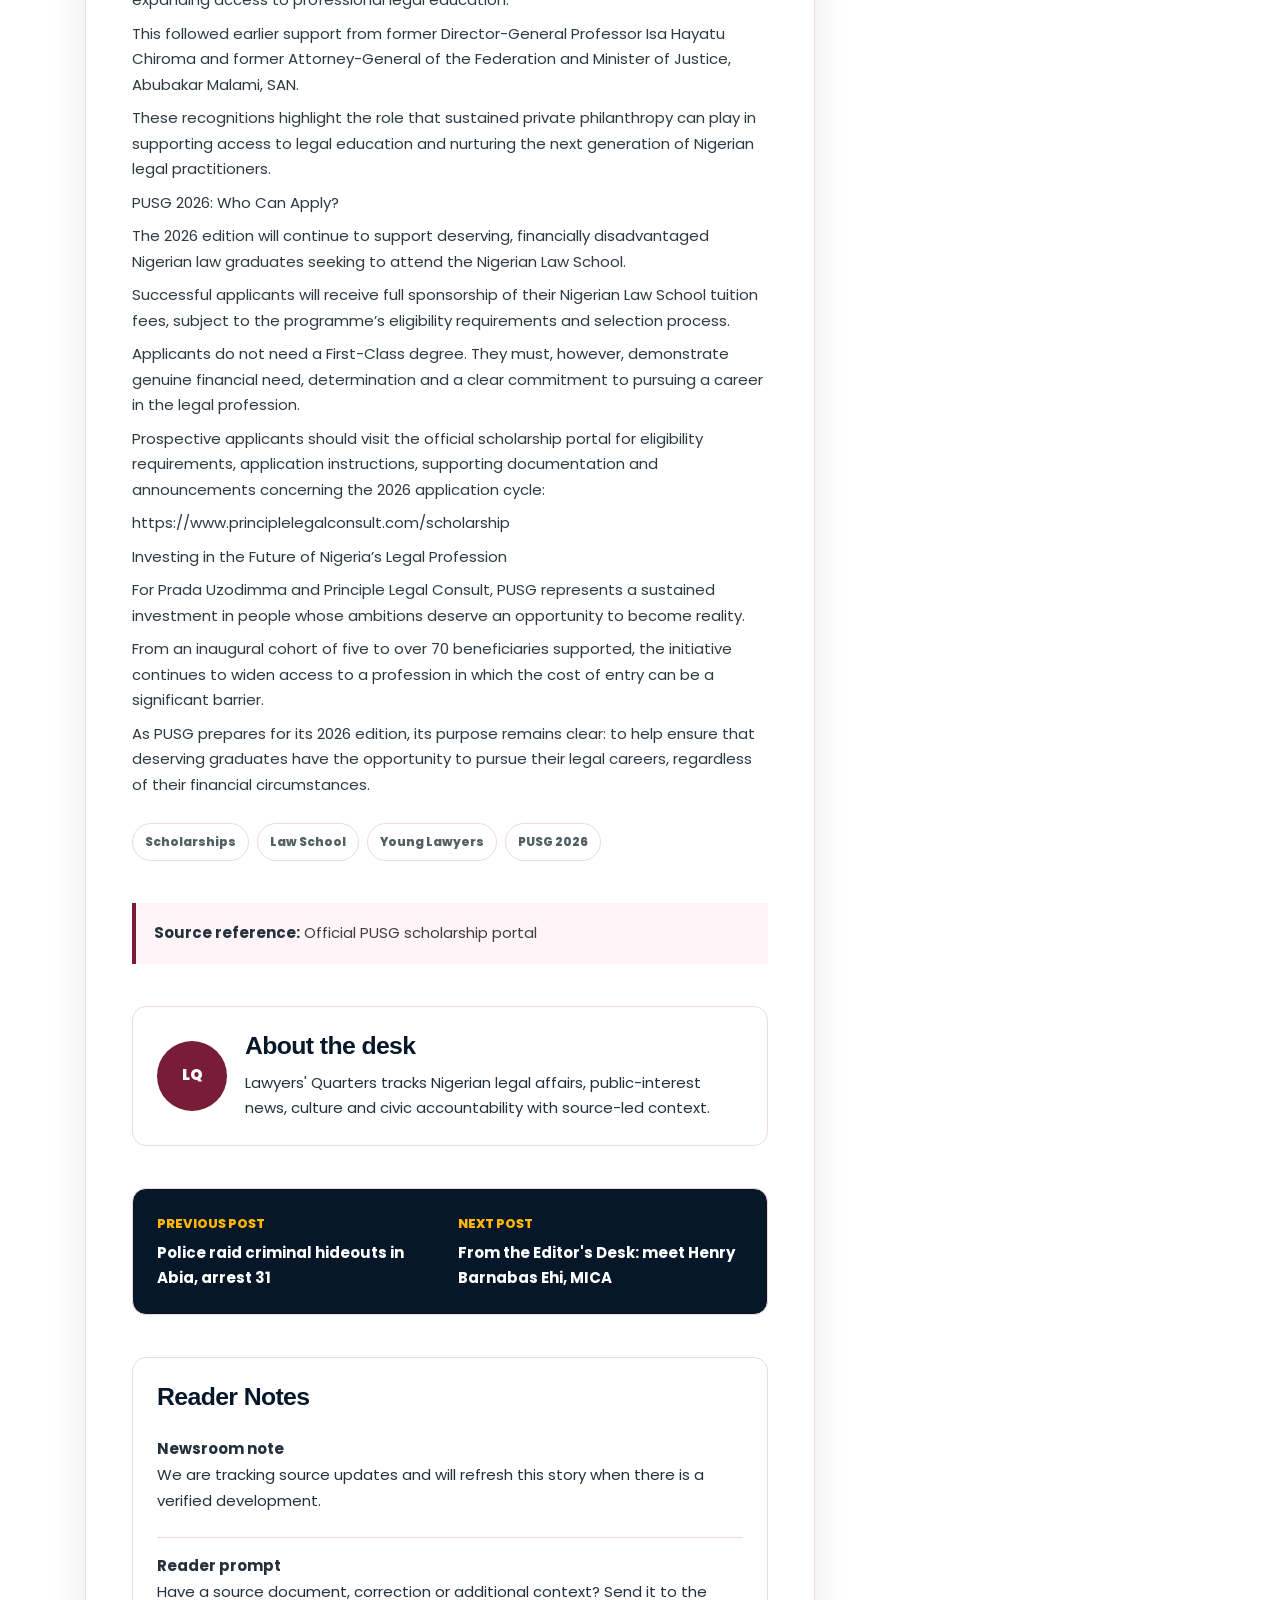
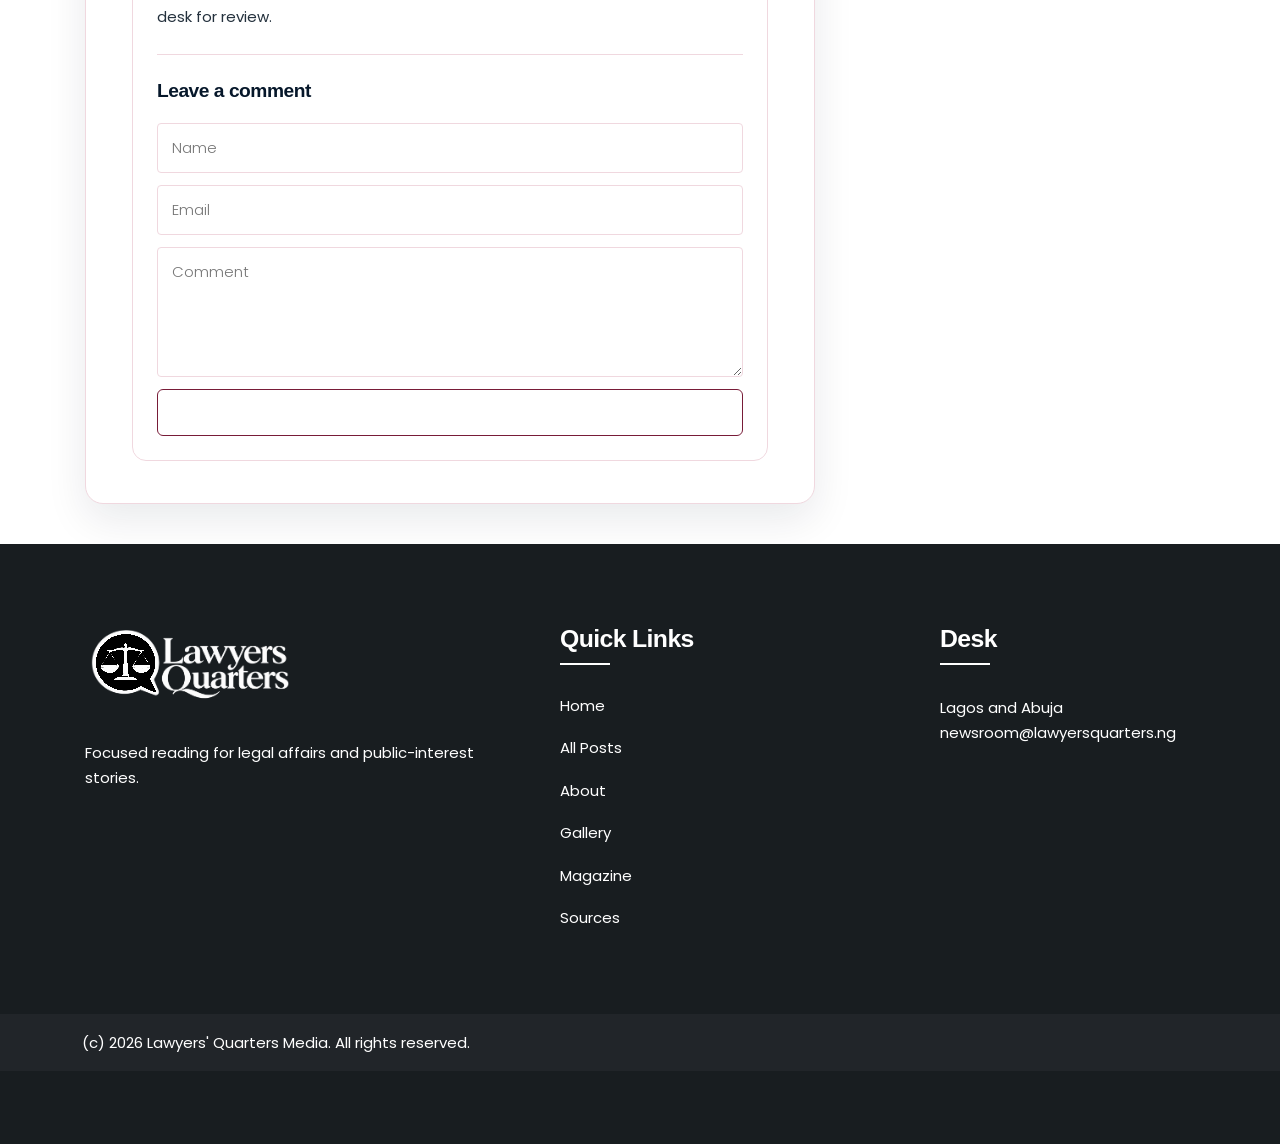
<file: post.html>
<!DOCTYPE html>
<html xmlns="http://www.w3.org/1999/xhtml" lang="en">

<head>
    <meta charset="UTF-8">
    <meta name="viewport" content="width=device-width, initial-scale=1">
    <meta name="description" content="Read Lawyers' Quarters stories with a clean single-post reading view.">
    <meta name="theme-color" content="#e6003d">

    <title>Reading - Lawyers' Quarters</title>

    <link rel="shortcut icon" type="image/x-icon" href="images/favicon.png">
    <link href="css/bootstrap.min.css" rel="stylesheet" type="text/css">
    <link href="css/style.css" rel="stylesheet" type="text/css">
    <link href="css/plugin.css" rel="stylesheet" type="text/css">
    <link href="fonts/flaticon.css" rel="stylesheet" type="text/css">
    <link rel="stylesheet" href="https://cdnjs.cloudflare.com/ajax/libs/font-awesome/4.7.0/css/font-awesome.min.css">
    <link rel="stylesheet" href="https://cdnjs.cloudflare.com/ajax/libs/font-awesome/5.11.2/css/all.min.css">
    <link rel="stylesheet" href="fonts/line-icons.css" type="text/css">
    <link rel="stylesheet" href="css/lq-template.css" type="text/css">
<link rel="stylesheet" href="css/lq-review.css"></head>

<body class="lq-template">
    <div id="preloader">
        <div id="status"></div>
    </div>

    <header class="main_header_area headerstye-2">
        <div class="header-content bg-grey py-1">
            <div class="container d-flex align-items-center justify-content-between">
                <div class="links">
                    <ul>
                        <li><a href="#"><i class="fa fa-calendar"></i> <span id="lq-date">Wednesday, 15 July 2026</span></a></li>
                        <li><a href="#"><i class="fa fa-map-marker"></i> Lagos, Nigeria</a></li>
                        <li><a href="posts.html"><i class="fa fa-newspaper-o"></i> All posts</a></li>
                    </ul>
                </div>
                <div class="links float-right">
                    <ul>
                        <li><a href="index.html#fact-check">Fact Check</a></li>
                        <li><a href="index.html#sources">Sources</a></li>
                        <li><button class="lq-link-button js-sign-in" type="button"><i class="fa fa-user"></i> Sign in</button></li>
                    </ul>
                </div>
            </div>
        </div>

        <div class="navbar-middle pt-4 pb-4">
            <div class="container">
                <div class="row align-items-center">
                    <div class="col-lg-4">
                        <a class="mag-navbar-brand lq-logo" href="index.html" aria-label="Lawyers' Quarters home">
                            <img class="lq-logo-img" src="images/lawyers-quarters/logo/lawyers-quarters-logo.png" alt="Lawyers Quarters logo">
                        </a>
                    </div>
                    <div class="col-lg-8">
                        <div class="lq-promo-strip">
                            <span>Reading Section</span>
                            <strong>Focused article view with source context, related stories and clean reading flow</strong>
                        </div>
                    </div>
                </div>
            </div>
        </div>

        <div class="header_menu header_mlogo" id="header_menu">
            <nav class="navbar navbar-default bg-transparent">
                <div class="container">
                    <div class="navbar-flex d-flex align-items-center justify-content-between w-100 pb-3 pt-3 mag-slicknav">
                        <div class="navbar-collapse1 d-flex align-items-center" id="bs-example-navbar-collapse-1">
                            <ul class="nav navbar-nav" id="responsive-menu">
                                <li><a href="index.html">Home</a></li>
                                <li><a href="posts.html">Posts</a></li>
                                <li><a href="about.html">About</a></li>
                                <li><a href="gallery.html">Gallery</a></li>
                                <li><a href="magazine.html">Magazine</a></li>
                                <li><a href="index.html#culture">Culture</a></li>
                                <li><a href="index.html#welfare">Welfare</a></li>
                                <li><a href="index.html#politics">Politics</a></li>
                                <li><a href="index.html#technology">Tech</a></li>
                                <li><a href="index.html#yoruba">Yoruba</a></li>
                                <li><a href="index.html#sources">Sources</a></li>
                            </ul>
                        </div>
                        <div class="register-login d-flex align-items-center">
                            <div class="header_sidemenu me-2">
                                <div class="mhead">
                                    <span class="menu-ham">
                                        <a href="#" class="cart-icon d-flex align-items-center ml-1" aria-label="Open side menu"><i class="fa fa-th-large theme"></i></a>
                                    </span>
                                </div>
                            </div>
                            <div class="search-main"><a href="#search1" class="mt_search" aria-label="Open search"><i class="fa fa-search"></i></a></div>
                        </div>
                        <div id="slicknav-mobile"></div>
                    </div>
                </div>
            </nav>
        </div>
    </header>

    <section class="lq-page-hero">
        <div class="container">
            <span>Single Post</span>
            <h1>Reading section for Lawyers' Quarters stories.</h1>
            <p>Open any story from the post listing and read it in this focused article layout.</p>
        </div>
    </section>

    <main id="main-content" class="pt-5 pb-5">
        <div class="container">
            <div class="row">
                <div class="col-lg-8">
                    <article id="lq-single-post" class="lq-post-reader"></article>
                </div>

                <aside class="col-lg-4">
                    <div class="lq-post-sidebar">
                        <div class="lq-post-sidebar-box mb-4">
                            <h3>Related Stories</h3>
                            <div id="lq-related-posts" class="lq-related-list"></div>
                        </div>
                        <div class="lq-post-sidebar-box mb-4">
                            <h3>Browse More</h3>
                            <p>Return to the listing to browse every Lawyers' Quarters story by category.</p>
                            <a href="posts.html" class="nir-btn w-100 text-center">Open post listing</a>
                        </div>
                        <div class="lq-post-sidebar-box" id="newsletter">
                            <h3>Morning Briefing</h3>
                            <form class="newsletter-mini-form">
                                <input type="email" placeholder="Enter your email" required>
                                <input type="submit" class="nir-btn mt-2 w-100" value="Subscribe">
                            </form>
                        </div>
                    </div>
                </aside>
            </div>
        </div>
    </main>

    <footer class="pt-10 footermain">
        <div class="footer-upper pb-4">
            <div class="container">
                <div class="row">
                    <div class="col-lg-5 col-md-12 mb-4">
                        <div class="footer-about">
                            <a class="lq-logo lq-logo-light" href="index.html" aria-label="Lawyers' Quarters home">
                                <img class="lq-logo-img" src="images/lawyers-quarters/logo/lawyers-quarters-logo.png" alt="Lawyers Quarters logo">
                            </a>
                            <p class="mt-3 mb-3 white">Focused reading for legal affairs and public-interest stories.</p>
                        </div>
                    </div>
                    <div class="col-lg-4 col-md-6 mb-4">
                        <div class="footer-links">
                            <h3 class="white">Quick Links</h3>
                            <ul>
                                <li><a href="index.html">Home</a></li>
                                <li><a href="posts.html">All Posts</a></li>
                                <li><a href="about.html">About</a></li>
                                <li><a href="gallery.html">Gallery</a></li>
                                <li><a href="magazine.html">Magazine</a></li>
                                <li><a href="index.html#sources">Sources</a></li>
                            </ul>
                        </div>
                    </div>
                    <div class="col-lg-3 col-md-6 mb-4">
                        <div class="footer-links">
                            <h3 class="white">Desk</h3>
                            <p>Lagos and Abuja<br>newsroom@lawyersquarters.ng</p>
                        </div>
                    </div>
                </div>
            </div>
        </div>
        <div class="footer-copyright pt-2 pb-2 bg-dark">
            <div class="container">
                <p class="m-0 white">(c) 2026 Lawyers' Quarters Media. All rights reserved.</p>
            </div>
        </div>
    </footer>

    <div id="back-to-top">
        <a href="#"></a>
    </div>

    <div id="search1">
        <button type="button" class="close">x</button>
        <form id="lq-search-form">
            <input type="search" id="lq-search-input" value="" placeholder="Search trending news, culture, welfare, politics, technology, Yoruba..." />
            <button type="submit" class="btn btn-primary">Search</button>
            <div id="lq-search-results" class="lq-search-results" aria-live="polite"></div>
        </form>
    </div>

    <div class="lq-toast" id="lq-toast" role="status" aria-live="polite"></div>

    <script src="js/jquery-3.5.1.min.js"></script>
    <script src="js/bootstrap.min.js"></script>
    <script src="js/plugin.js"></script>
    <script src="js/main.js"></script>
    <script src="js/pusg-story.js"></script><script src="js/lq-posts.js"></script>
    <script src="js/custom-nav.js"></script>
    <script src="js/lq-template.js"></script>
<script src="js/lq-review.js"></script><script src="js/pusg-display.js"></script></body>

</html>
</file>
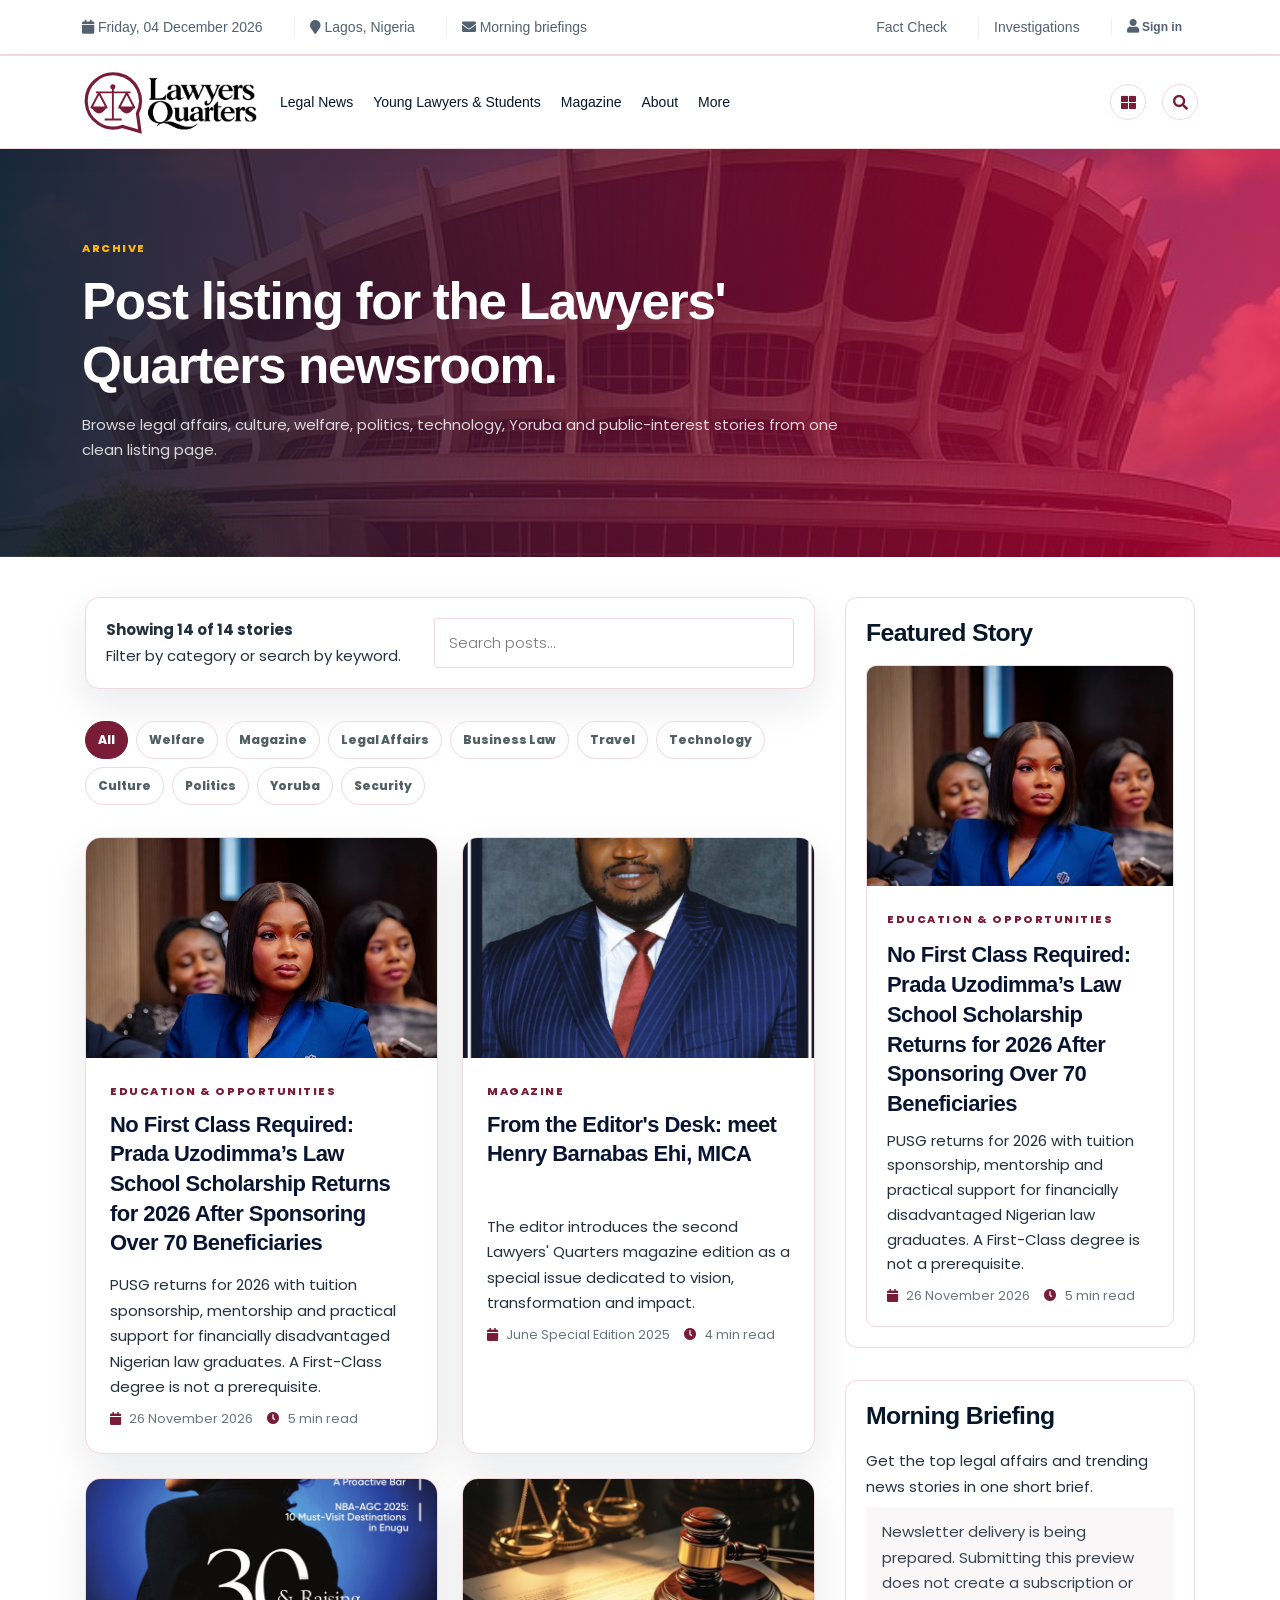
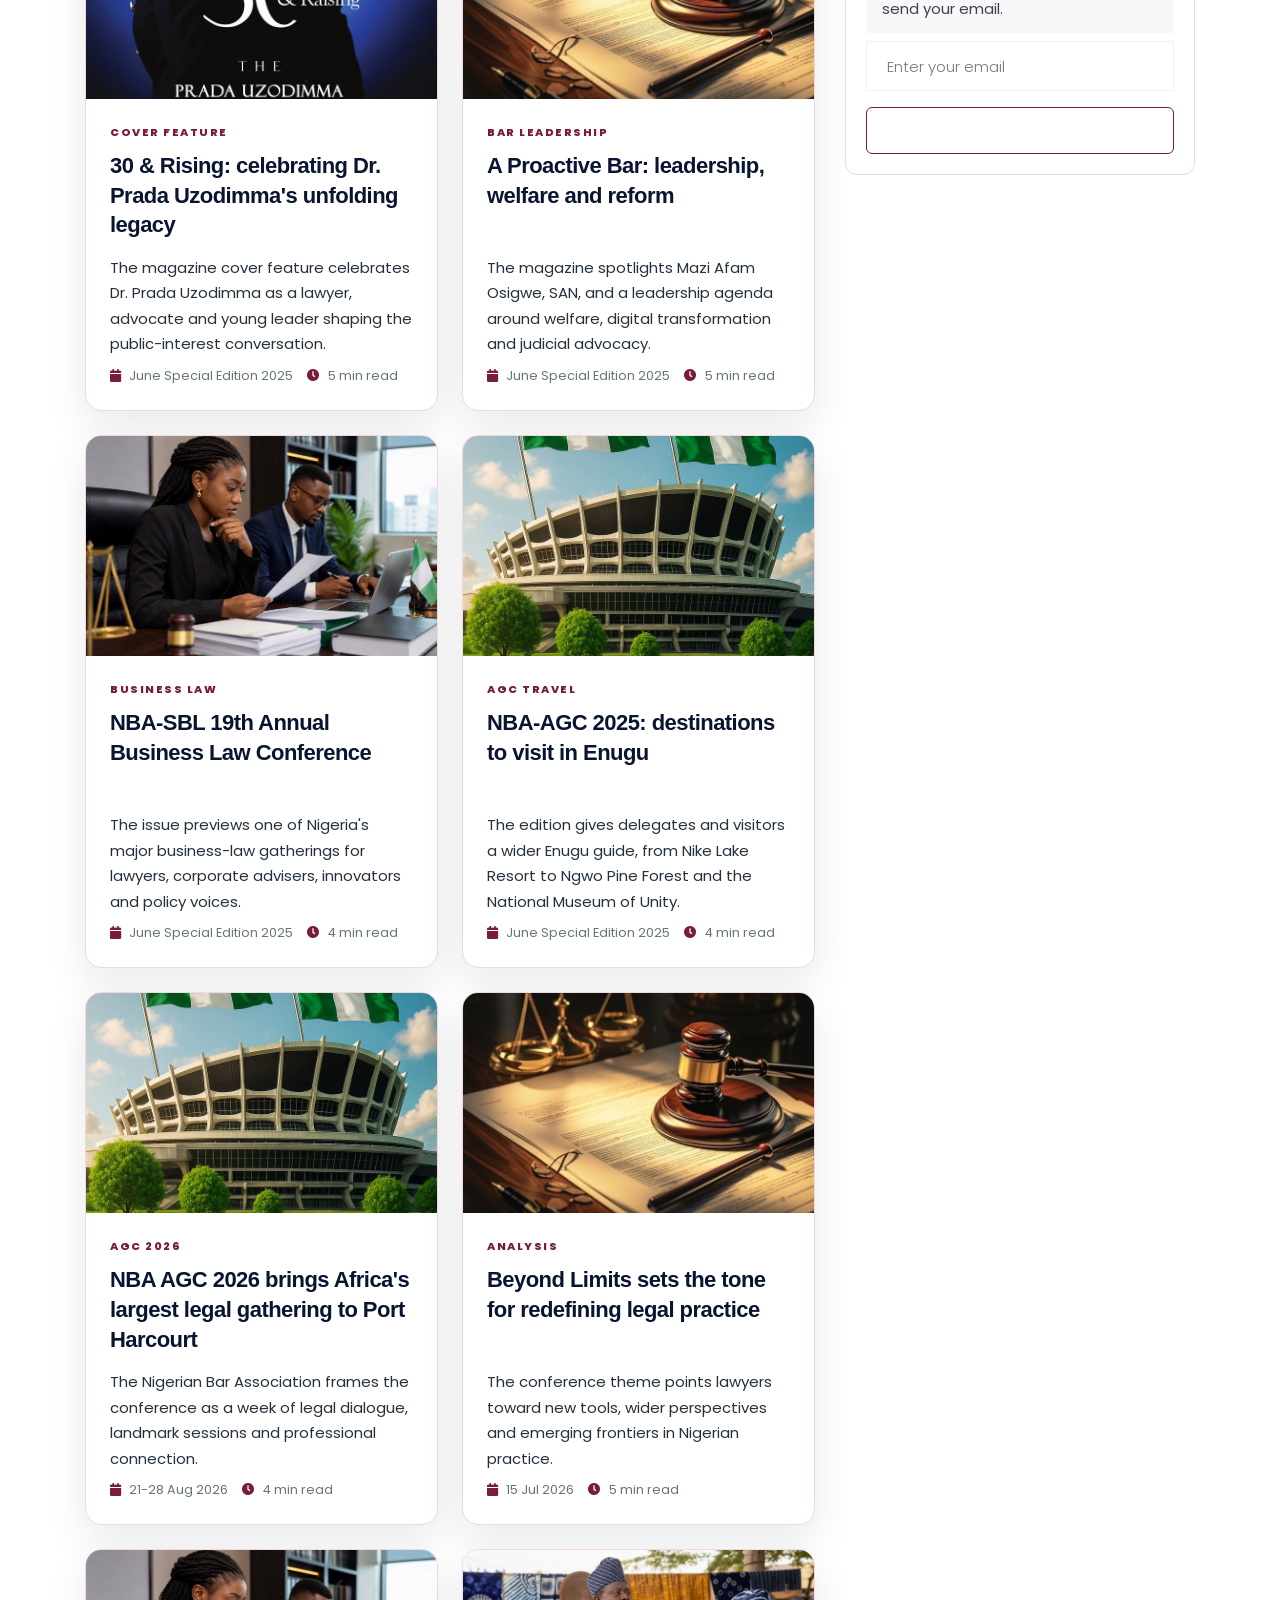
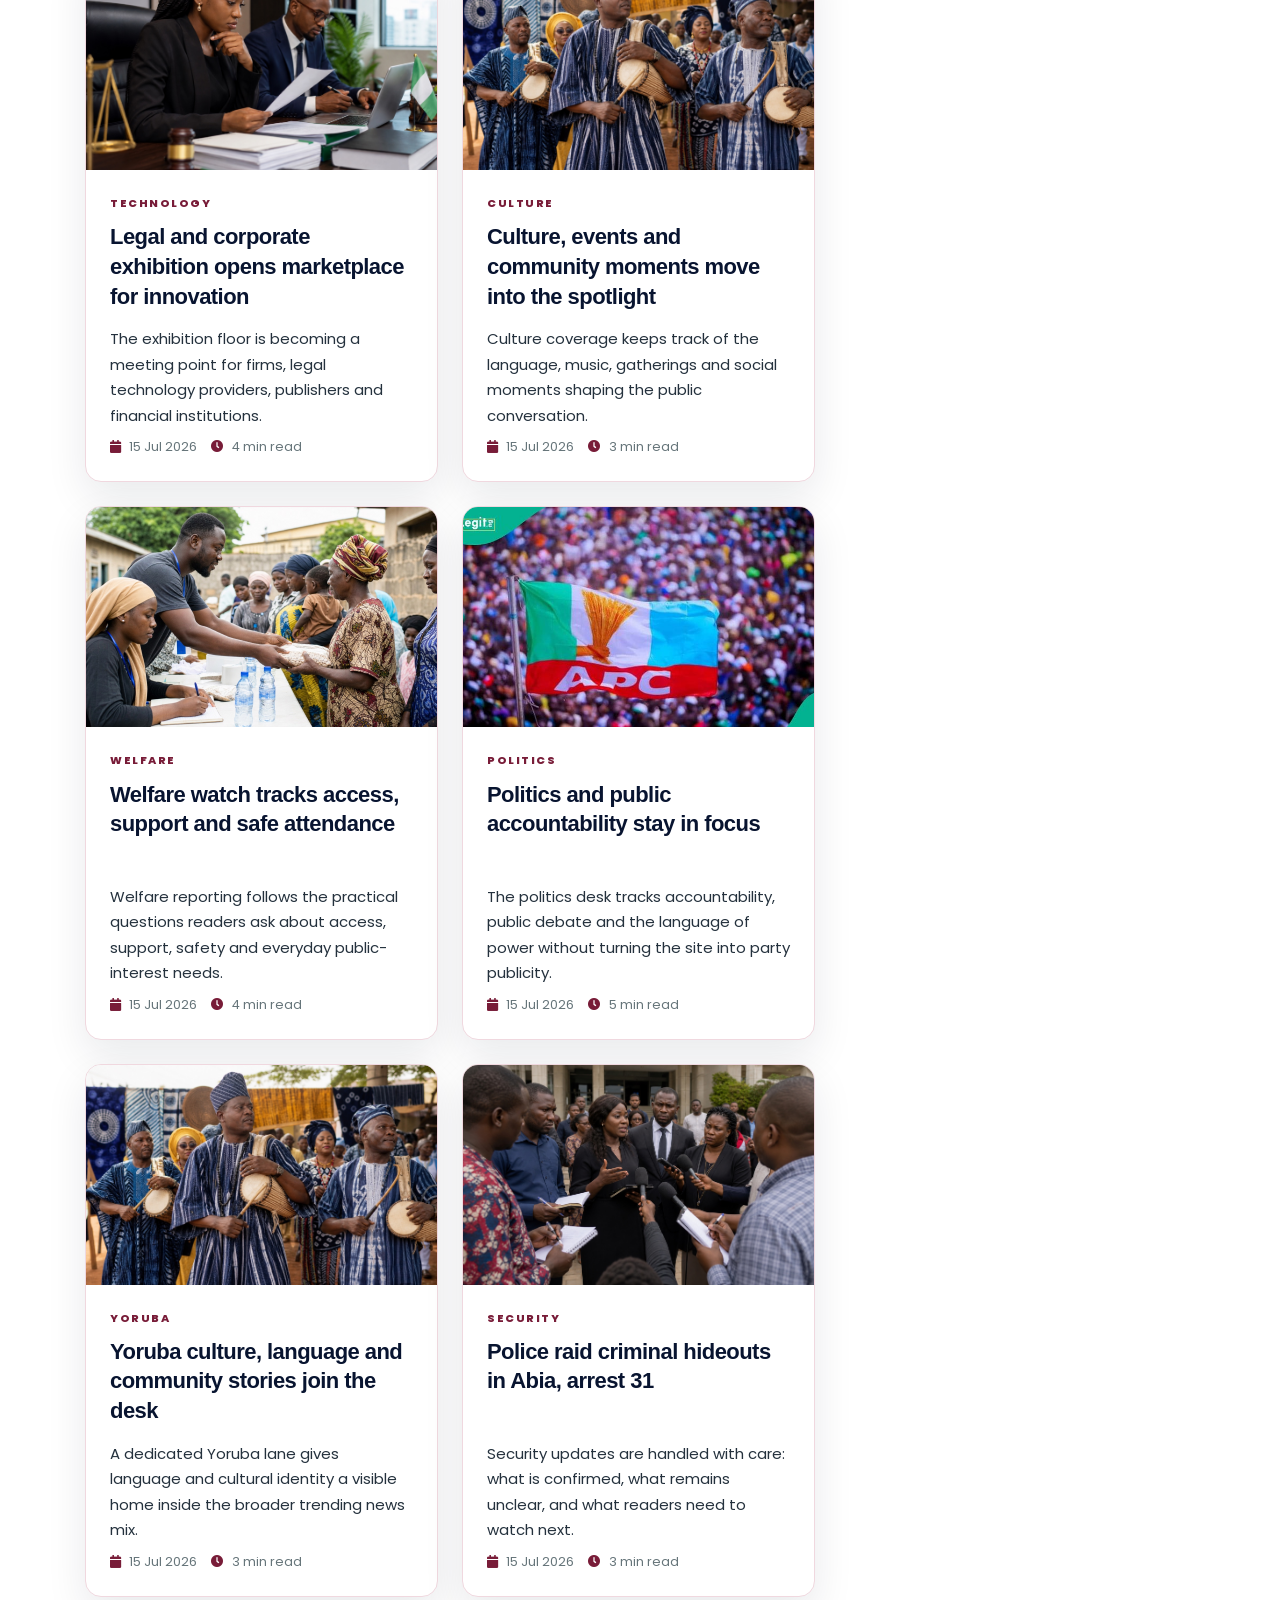
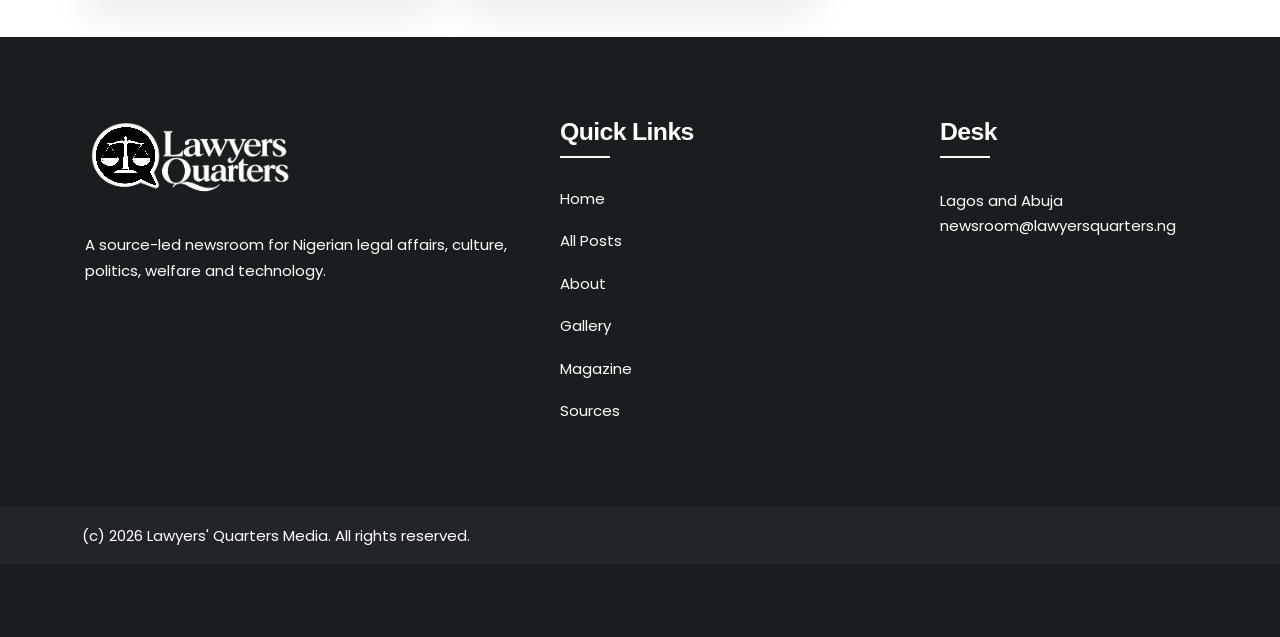
<file: posts.html>
<!DOCTYPE html>
<html xmlns="http://www.w3.org/1999/xhtml" lang="en">

<head>
    <meta charset="UTF-8">
    <meta name="viewport" content="width=device-width, initial-scale=1">
    <meta name="description" content="Browse Lawyers' Quarters trending news, legal affairs, culture, politics, welfare, technology and Yoruba stories.">
    <meta name="theme-color" content="#e6003d">

    <title>Posts - Lawyers' Quarters</title>

    <link rel="shortcut icon" type="image/x-icon" href="images/favicon.png">
    <link href="css/bootstrap.min.css" rel="stylesheet" type="text/css">
    <link href="css/style.css" rel="stylesheet" type="text/css">
    <link href="css/plugin.css" rel="stylesheet" type="text/css">
    <link href="fonts/flaticon.css" rel="stylesheet" type="text/css">
    <link rel="stylesheet" href="https://cdnjs.cloudflare.com/ajax/libs/font-awesome/4.7.0/css/font-awesome.min.css">
    <link rel="stylesheet" href="https://cdnjs.cloudflare.com/ajax/libs/font-awesome/5.11.2/css/all.min.css">
    <link rel="stylesheet" href="fonts/line-icons.css" type="text/css">
    <link rel="stylesheet" href="css/lq-template.css" type="text/css">
<link rel="stylesheet" href="css/lq-review.css"></head>

<body class="lq-template">
    <div id="preloader">
        <div id="status"></div>
    </div>

    <header class="main_header_area headerstye-2">
        <div class="header-content bg-grey py-1">
            <div class="container d-flex align-items-center justify-content-between">
                <div class="links">
                    <ul>
                        <li><a href="#"><i class="fa fa-calendar"></i> <span id="lq-date">Wednesday, 15 July 2026</span></a></li>
                        <li><a href="#"><i class="fa fa-map-marker"></i> Lagos, Nigeria</a></li>
                        <li><a href="#newsletter"><i class="fa fa-envelope"></i> Morning briefings</a></li>
                    </ul>
                </div>
                <div class="links float-right">
                    <ul>
                        <li><a href="index.html#fact-check">Fact Check</a></li>
                        <li><a href="index.html#investigations">Investigations</a></li>
                        <li><button class="lq-link-button js-sign-in" type="button"><i class="fa fa-user"></i> Sign in</button></li>
                    </ul>
                </div>
            </div>
        </div>

        <div class="navbar-middle pt-4 pb-4">
            <div class="container">
                <div class="row align-items-center">
                    <div class="col-lg-4">
                        <a class="mag-navbar-brand lq-logo" href="index.html" aria-label="Lawyers' Quarters home">
                            <img class="lq-logo-img" src="images/lawyers-quarters/logo/lawyers-quarters-logo.png" alt="Lawyers Quarters logo">
                        </a>
                    </div>
                    <div class="col-lg-8">
                        <div class="lq-promo-strip">
                            <span>Post Listing</span>
                            <strong>Browse the full Lawyers' Quarters trending desk by topic, source and reading time</strong>
                        </div>
                    </div>
                </div>
            </div>
        </div>

        <div class="header_menu header_mlogo" id="header_menu">
            <nav class="navbar navbar-default bg-transparent">
                <div class="container">
                    <div class="navbar-flex d-flex align-items-center justify-content-between w-100 pb-3 pt-3 mag-slicknav">
                        <div class="navbar-collapse1 d-flex align-items-center" id="bs-example-navbar-collapse-1">
                            <ul class="nav navbar-nav" id="responsive-menu">
                                <li><a href="index.html">Home</a></li>
                                <li class="active"><a href="posts.html">Posts</a></li>
                                <li><a href="about.html">About</a></li>
                                <li><a href="gallery.html">Gallery</a></li>
                                <li><a href="magazine.html">Magazine</a></li>
                                <li><a href="index.html#culture">Culture</a></li>
                                <li><a href="index.html#welfare">Welfare</a></li>
                                <li><a href="index.html#politics">Politics</a></li>
                                <li><a href="index.html#technology">Tech</a></li>
                                <li><a href="index.html#yoruba">Yoruba</a></li>
                                <li><a href="index.html#sources">Sources</a></li>
                            </ul>
                        </div>
                        <div class="register-login d-flex align-items-center">
                            <div class="header_sidemenu me-2">
                                <div class="mhead">
                                    <span class="menu-ham">
                                        <a href="#" class="cart-icon d-flex align-items-center ml-1" aria-label="Open side menu"><i class="fa fa-th-large theme"></i></a>
                                    </span>
                                </div>
                            </div>
                            <div class="search-main"><a href="#search1" class="mt_search" aria-label="Open search"><i class="fa fa-search"></i></a></div>
                        </div>
                        <div id="slicknav-mobile"></div>
                    </div>
                </div>
            </nav>
        </div>
    </header>

    <section class="lq-page-hero">
        <div class="container">
            <span>Archive</span>
            <h1>Post listing for the Lawyers' Quarters newsroom.</h1>
            <p>Browse legal affairs, culture, welfare, politics, technology, Yoruba and public-interest stories from one clean listing page.</p>
        </div>
    </section>

    <main id="main-content" class="pt-5 pb-5">
        <div class="container">
            <div class="row">
                <div class="col-lg-8">
                    <div class="lq-post-tools mb-4">
                        <div>
                            <strong id="lq-post-count">Loading stories...</strong>
                            <p class="mb-0">Filter by category or search by keyword.</p>
                        </div>
                        <input id="lq-post-search" type="search" placeholder="Search posts...">
                    </div>

                    <div id="lq-post-categories" class="lq-post-categories mb-4" aria-label="Post categories"></div>
                    <div id="lq-post-list" class="lq-post-list"></div>
                </div>

                <aside class="col-lg-4">
                    <div class="lq-post-sidebar">
                        <div class="lq-post-sidebar-box mb-4">
                            <h3>Featured Story</h3>
                            <div id="lq-featured-post"></div>
                        </div>
                        <div class="lq-post-sidebar-box" id="newsletter">
                            <h3>Morning Briefing</h3>
                            <p>Get the top legal affairs and trending news stories in one short brief.</p>
                            <form class="newsletter-mini-form">
                                <input type="email" placeholder="Enter your email" required>
                                <input type="submit" class="nir-btn mt-2 w-100" value="Subscribe">
                            </form>
                        </div>
                    </div>
                </aside>
            </div>
        </div>
    </main>

    <footer class="pt-10 footermain">
        <div class="footer-upper pb-4">
            <div class="container">
                <div class="row">
                    <div class="col-lg-5 col-md-12 mb-4">
                        <div class="footer-about">
                            <a class="lq-logo lq-logo-light" href="index.html" aria-label="Lawyers' Quarters home">
                                <img class="lq-logo-img" src="images/lawyers-quarters/logo/lawyers-quarters-logo.png" alt="Lawyers Quarters logo">
                            </a>
                            <p class="mt-3 mb-3 white">A source-led newsroom for Nigerian legal affairs, culture, politics, welfare and technology.</p>
                        </div>
                    </div>
                    <div class="col-lg-4 col-md-6 mb-4">
                        <div class="footer-links">
                            <h3 class="white">Quick Links</h3>
                            <ul>
                                <li><a href="index.html">Home</a></li>
                                <li><a href="posts.html">All Posts</a></li>
                                <li><a href="about.html">About</a></li>
                                <li><a href="gallery.html">Gallery</a></li>
                                <li><a href="magazine.html">Magazine</a></li>
                                <li><a href="index.html#sources">Sources</a></li>
                            </ul>
                        </div>
                    </div>
                    <div class="col-lg-3 col-md-6 mb-4">
                        <div class="footer-links">
                            <h3 class="white">Desk</h3>
                            <p>Lagos and Abuja<br>newsroom@lawyersquarters.ng</p>
                        </div>
                    </div>
                </div>
            </div>
        </div>
        <div class="footer-copyright pt-2 pb-2 bg-dark">
            <div class="container">
                <p class="m-0 white">(c) 2026 Lawyers' Quarters Media. All rights reserved.</p>
            </div>
        </div>
    </footer>

    <div id="back-to-top">
        <a href="#"></a>
    </div>

    <div id="search1">
        <button type="button" class="close">x</button>
        <form id="lq-search-form">
            <input type="search" id="lq-search-input" value="" placeholder="Search trending news, culture, welfare, politics, technology, Yoruba..." />
            <button type="submit" class="btn btn-primary">Search</button>
            <div id="lq-search-results" class="lq-search-results" aria-live="polite"></div>
        </form>
    </div>

    <div class="lq-toast" id="lq-toast" role="status" aria-live="polite"></div>

    <script src="js/jquery-3.5.1.min.js"></script>
    <script src="js/bootstrap.min.js"></script>
    <script src="js/plugin.js"></script>
    <script src="js/main.js"></script>
    <script src="js/pusg-story.js"></script><script src="js/lq-posts.js"></script>
    <script src="js/custom-nav.js"></script>
    <script src="js/lq-template.js"></script>
<script src="js/lq-review.js"></script><script src="js/pusg-display.js"></script></body>

</html>
</file>
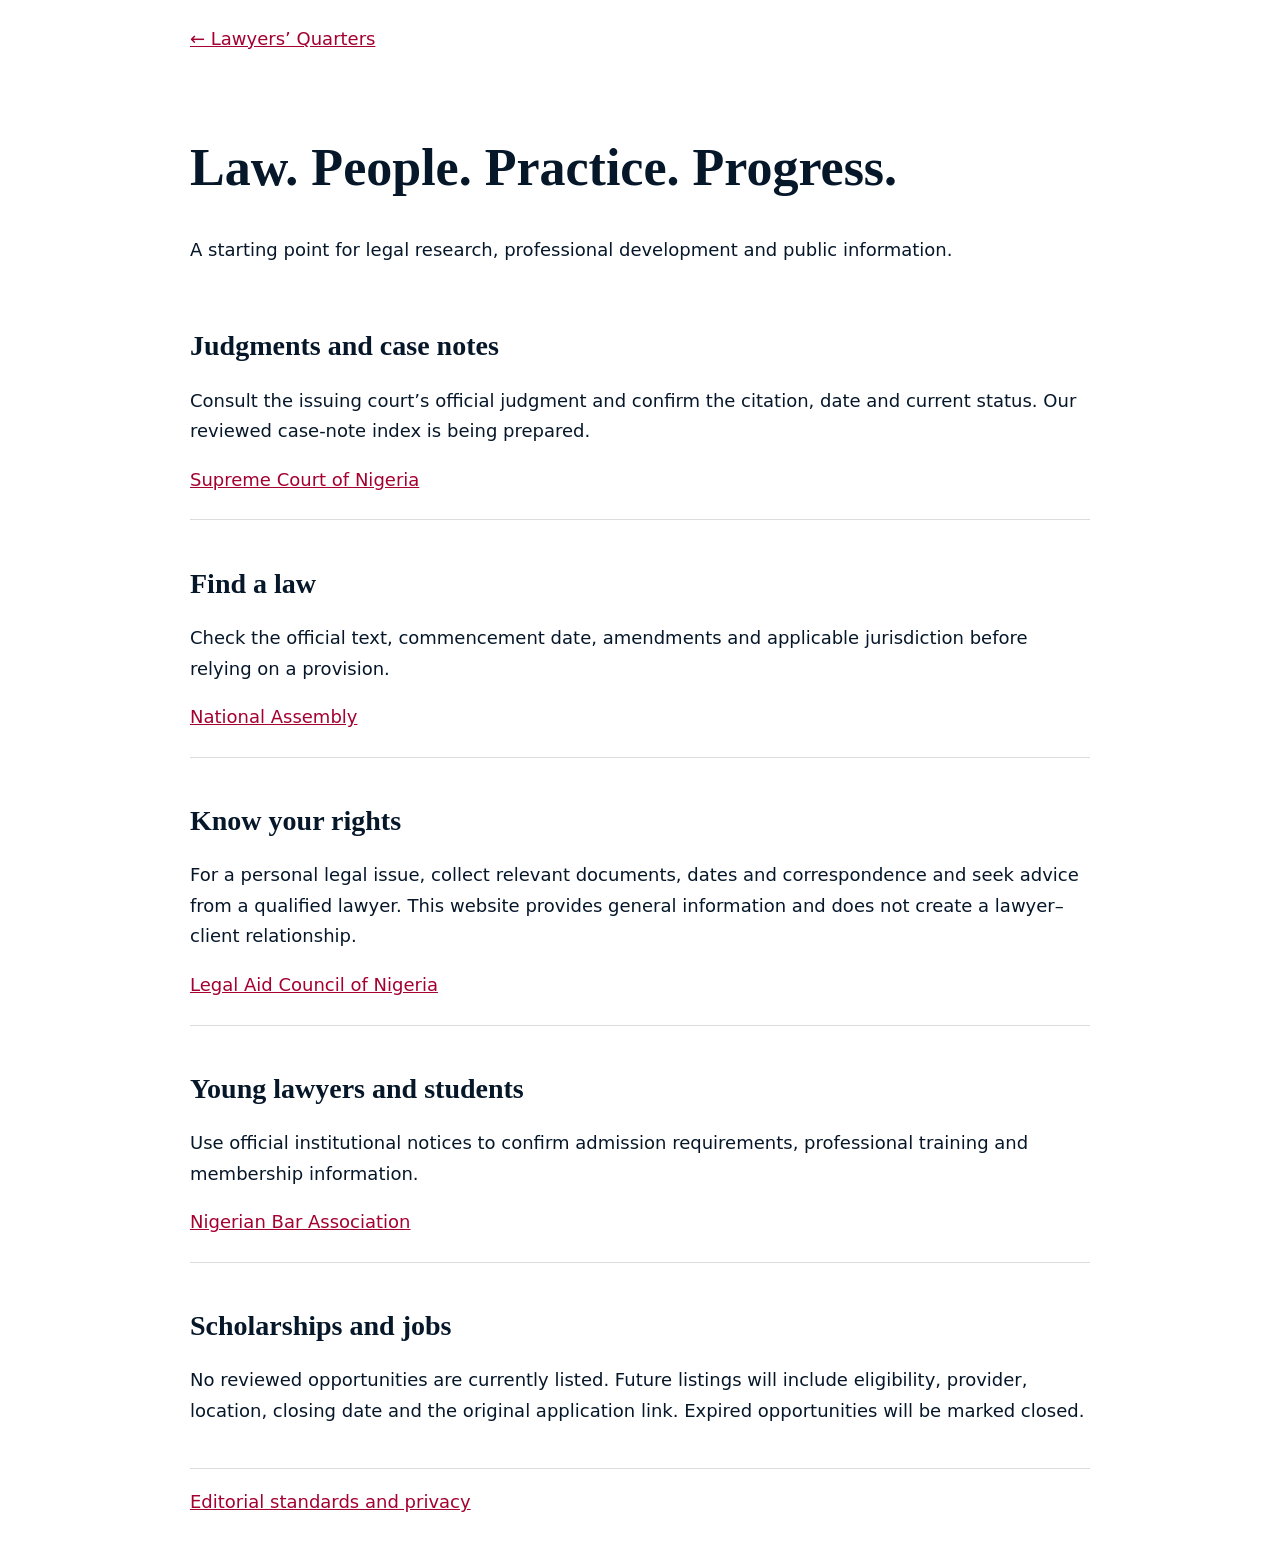
<file: resources.html>
<!doctype html><html lang="en"><head><meta charset="utf-8"><meta name="viewport" content="width=device-width,initial-scale=1"><title>Legal resources | Lawyers’ Quarters</title><style>body{margin:0;background:white;color:#06172a;font:18px/1.7 system-ui}main,header{max-width:900px;margin:auto;padding:24px}a{color:#a40030}section{padding:24px 0;border-bottom:1px solid #ddd}h1{font: bold clamp(32px,5vw,52px)/1.2 Georgia}h2{font: bold 28px Georgia}a:focus-visible{outline:3px solid #a40030;outline-offset:4px}</style></head><body><header><a href="index.html">← Lawyers’ Quarters</a></header><main><h1>Law. People. Practice. Progress.</h1><p>A starting point for legal research, professional development and public information.</p><section id="judgments"><h2>Judgments and case notes</h2><p>Consult the issuing court’s official judgment and confirm the citation, date and current status. Our reviewed case-note index is being prepared.</p><a href="https://supremecourt.gov.ng/">Supreme Court of Nigeria</a></section><section id="laws"><h2>Find a law</h2><p>Check the official text, commencement date, amendments and applicable jurisdiction before relying on a provision.</p><a href="https://nass.gov.ng/">National Assembly</a></section><section id="rights"><h2>Know your rights</h2><p>For a personal legal issue, collect relevant documents, dates and correspondence and seek advice from a qualified lawyer. This website provides general information and does not create a lawyer–client relationship.</p><a href="https://legalaidcouncil.gov.ng/">Legal Aid Council of Nigeria</a></section><section id="students"><h2>Young lawyers and students</h2><p>Use official institutional notices to confirm admission requirements, professional training and membership information.</p><a href="https://nigerianbar.org.ng/">Nigerian Bar Association</a></section><section id="opportunities"><h2>Scholarships and jobs</h2><p>No reviewed opportunities are currently listed. Future listings will include eligibility, provider, location, closing date and the original application link. Expired opportunities will be marked closed.</p></section><p><a href="policies.html">Editorial standards and privacy</a></p></main></body></html>
</file>
<file: css/style.css>
@charset "UTF-8";
@import url("https://fonts.googleapis.com/css2?family=Poppins:wght@300;400;500;700&display=swap");
@import url("https://fonts.googleapis.com/css2?family=Playfair+Display:wght@400;500;600;700;900&display=swap");
/*------------------------------------------------------------------
* Project:        Magberg
* Author:         CN-InfoTech
* URL:            https://themeforest.net/user/cyclone_themes
* Created:        06/13/2021
-------------------------------------------------------------------
*/
/* ========================================= */
/*          Default CSS                      */
/* ========================================= */
@import url("https://fonts.googleapis.com/css2?family=Poppins:wght@300;400;500;700&display=swap");
@import url("https://fonts.googleapis.com/css2?family=Playfair+Display:wght@400;500;600;700;900&display=swap");
header,
nav,
section,
article,
aside,
footer {
  display: block; }

* {
  margin: 0;
  padding: 0; }

body {
  margin: 0;
  padding: 0;
  font-size: 16px;
  line-height: 1.5;
  font-family: "Poppins", sans-serif;
  overflow-x: hidden;
  font-weight: 400;
  color: #777;
  background-size: cover;
  background-attachment: fixed;
  background-repeat: no-repeat; }

.body-mag {
  background-size: cover;
  background-attachment: fixed;
  background-repeat: no-repeat; }
  .body-mag .container {
    z-index: inherit; }
  .body-mag:before {
    position: absolute;
    top: 0;
    left: 0;
    width: 100%;
    height: 100%;
    background: #081430 url(../images/dot-overlay.png) repeat;
    transition: all ease-in-out 0.5s;
    opacity: 0.7;
    content: ''; }

h1, h2, h3, h4, h5, h6 {
  font-weight: 700;
  font-family: "Playfair Display", serif;
  text-transform: capitalize;
  margin: 0 0 16px;
  color: #081430;
  line-height: 1.4; }
  h1 a, h2 a, h3 a, h4 a, h5 a, h6 a {
    color: #081430;
    transition: all ease-in-out 0.5s;
    cursor: pointer;
    text-decoration: none;
    background: linear-gradient(to right, #ff1949, #ff1949);
    background-position: left 87%;
    background-repeat: no-repeat;
    background-size: 0px 2px;
    padding-bottom: 4px; }
    h1 a:hover, h1 a:focus, h2 a:hover, h2 a:focus, h3 a:hover, h3 a:focus, h4 a:hover, h4 a:focus, h5 a:hover, h5 a:focus, h6 a:hover, h6 a:focus {
      text-decoration: none;
      color: #ff1949;
      transition: all ease-in-out 0.5s;
      outline: none;
      text-decoration: none !important;
      background-size: 100% 2px; }

h1 {
  font-size: 48px; }

h2 {
  font-size: 36px; }

h3 {
  font-size: 21px; }

h4 {
  font-size: 18px; }

h5 {
  font-size: 16px;
  border-left: 2px solid #ff1949;
  padding-left: 10px; }

h6 {
  font-size: 14px; }

@media (max-width: 991px) {
  h2 {
    font-size: 28px; } }
@media (max-width: 735px) {
  h2 {
    font-size: 21px; }

  h3 {
    font-size: 18px; } }
p {
  margin-bottom: 8px; }

ul {
  margin: 0;
  padding: 0;
  list-style-type: none; }
  ul li {
    margin-bottom: 0px;
    line-height: 1.5;
    color: #777;
    position: relative;
    display: inline-block;
    padding: 0; }

ol {
  margin: 0;
  counter-reset: i;
  position: relative; }
  ol li {
    font-size: 16px;
    margin-bottom: 10px;
    line-height: 1.5;
    color: #777;
    padding-left: 0;
    position: relative; }

a {
  color: #3f3f3f;
  transition: all ease-in-out 0.5s;
  cursor: pointer;
  text-decoration: none; }
  a:hover, a:focus {
    text-decoration: none;
    color: #ff1949;
    transition: all ease-in-out 0.5s;
    outline: none; }

a:not([href]):not([tabindex]):focus, a:not([href]):not([tabindex]):hover {
  color: #ff1949 !important; }

::-webkit-input-placeholder {
  /* Edge */
  color: #777 !important; }

:-ms-input-placeholder {
  /* Internet Explorer 10-11 */
  color: #777 !important; }

input::placeholder {
  color: #777 !important; }

.row [class*="col-"] {
  padding: 0 15px; }

img {
  max-width: 100%; }

.btn-info.focus, .btn-info:focus, .btn-info:active {
  outline: none;
  box-shadow: none !important;
  background: transparent !important;
  border: none !important; }

.container {
  position: relative;
  z-index: 1; }

@media (max-width: 767px) {
  .container, .container-sm {
    max-width: 100%; } }
.border {
  border-color: #f1f1f1 !important; }

.before-none::before {
  display: none !important; }

.white {
  color: #fff !important; }

.theme {
  color: #ff1949 !important; }

.black {
  color: #3f3f3f !important; }

.grey {
  color: #777 !important; }

.bg-grey {
  background: #f1f1f1 !important; }

.bg-lgrey {
  background: #fbfbfb !important; }

.bg-theme {
  background: #ff1949 !important; }

.bg-navy {
  background: #081430 !important; }

.bg-ltheme {
  background: #F56961 !important; }

.bg-black {
  background: #3f3f3f !important; }

.bg-fblack {
  background: #000000 !important; }

.bg-white {
  background: #fff !important; }

.bordernone {
  border: none !important; }

.border-b {
  border-bottom: 1px dashed #f1f1f1 !important; }

.border-all {
  border: 1px solid #f1f1f1 !important; }

.rating span {
  color: #ffbc00;
  display: inline;
  font-size: 14px; }

.small, small {
  font-size: 85%; }

.mt-1, .my-1 {
  margin-top: 0.5rem !important; }

.mt-2, .my-2 {
  margin-top: 1rem !important; }

.mt-3, .my-3 {
  margin-top: 1.5rem !important; }

.mt-4, .my-4 {
  margin-top: 2rem !important; }

.mt-5, .my-5 {
  margin-top: 2.5rem !important; }

.mt-6, .my-6 {
  margin-top: 3rem !important; }

.mt-7, .my-7 {
  margin-top: 3.5rem !important; }

.mt-8, .my-8 {
  margin-top: 4rem !important; }

.mt-9, .my-9 {
  margin-top: 4.5rem !important; }

.mt-10, .my-10 {
  margin-top: 5rem !important; }

.mb-1, .my-1 {
  margin-bottom: 0.5rem !important; }

.mb-2, .my-2 {
  margin-bottom: 1rem !important; }

.mb-3, .my-3 {
  margin-bottom: 1.5rem !important; }

.mb-4, .my-4 {
  margin-bottom: 2rem !important; }

.mb-5, .my-5 {
  margin-bottom: 2.5rem !important; }

.mb-6, .my-6 {
  margin-bottom: 3rem !important; }

.mb-7, .my-7 {
  margin-bottom: 3.5rem !important; }

.mb-8, .my-8 {
  margin-bottom: 4rem !important; }

.mb-9, .my-9 {
  margin-bottom: 4.5rem !important; }

.mb-10, .my-10 {
  margin-bottom: 5rem !important; }

.pt-1, .py-1 {
  padding-top: 0.5rem !important; }

.pt-2, .py-2 {
  padding-top: 1rem !important; }

.pt-3, .py-3 {
  padding-top: 1.5rem !important; }

.pt-4, .py-4 {
  padding-top: 2rem !important; }

.pt-5, .py-5 {
  padding-top: 2.5rem !important; }

.pt-6, .py-6 {
  padding-top: 3rem !important; }

.pt-7, .my-7 {
  padding-top: 3.5rem !important; }

.pt-8, .my-8 {
  padding-top: 4rem !important; }

.pt-9, .my-9 {
  padding-top: 4.5rem !important; }

.pt-10, .my-10 {
  padding-top: 5rem !important; }

.pb-1, .py-1 {
  padding-bottom: 0.5rem !important; }

.pb-2, .py-2 {
  padding-bottom: 1rem !important; }

.pb-3, .py-3 {
  padding-bottom: 1.5rem !important; }

.pb-4, .py-4 {
  padding-bottom: 2rem !important; }

.pb-5, .py-5 {
  padding-bottom: 2.5rem !important; }

.pb-6, .py-6 {
  padding-bottom: 3rem !important; }

.pb-7, .my-7 {
  padding-bottom: 3.5rem !important; }

.pb-8, .my-8 {
  padding-bottom: 4rem !important; }

.pb-9, .my-9 {
  padding-bottom: 4.5rem !important; }

.pb-10, .my-10 {
  padding-bottom: 5rem !important; }

.pb-14, .my-14 {
  padding-bottom: 7rem !important; }

.pb-20, .my-20 {
  padding-bottom: 10rem !important; }

.form-group {
  width: 100%;
  display: inline-block; }
  .form-group select {
    padding: 10px 20px 10px 35px; }

input[type=text], input[type=email], input[type=number], input[type=search],
input[type=password], input[type=tel], input[type=date], input[type=time], textarea, select {
  font-size: 15px;
  font-weight: 300;
  background-color: #fff;
  border: 1px solid #f1f1f1;
  border-radius: 0px;
  padding: 10px 20px;
  color: #777;
  margin-bottom: 0;
  height: 50px;
  box-shadow: none;
  width: 100%; }
  input[type=text]:focus, input[type=email]:focus, input[type=number]:focus, input[type=search]:focus,
  input[type=password]:focus, input[type=tel]:focus, input[type=date]:focus, input[type=time]:focus, textarea:focus, select:focus {
    outline: none;
    transition: all 0.5s ease;
    box-shadow: none; }

select {
  padding: 8px 20px;
  width: 100%;
  height: inherit; }
  select option {
    color: #3f3f3f; }

textarea {
  border-radius: none;
  resize: vertical;
  height: 120px; }

label {
  display: inline-block;
  color: #777;
  margin-bottom: 8px;
  font-weight: 400;
  font-size: 15px; }

blockquote {
  font-size: 14px;
  font-weight: 400;
  background-color: #ff1949;
  margin-bottom: 15px;
  border: 0;
  padding: 30px 70px 30px 70px;
  line-height: 1.5;
  color: #fff;
  margin: 20 0;
  font-style: italic;
  position: relative; }
  blockquote :after {
    content: '';
    position: absolute;
    height: 60%;
    width: 2px;
    background: #fff;
    top: 20%;
    left: 35px; }
  blockquote p {
    color: #fff;
    margin: 0; }
  blockquote :before {
    content: '\f10d';
    font-family: 'fontawesome';
    font-size: 45px;
    position: absolute;
    bottom: 26px;
    right: 20px;
    color: #fff;
    transform: rotate(180deg); }
  blockquote span {
    position: relative;
    padding-left: 20px; }
    blockquote span :before {
      content: '';
      width: 12px;
      height: 1px;
      background: #ff1949;
      position: absolute;
      left: 0;
      top: 50%;
      margin-top: -2px; }

table > tbody tr td, table > tbody tr th, table > tfoot tr td, table > tfoot tr th, table > thead tr td, table > thead tr th {
  padding: 10px;
  vertical-align: sub !important;
  border: 1px solid #f1f1f1; }
table > tbody tr:nth-child(even), table > tfoot tr:nth-child(even), table > thead tr:nth-child(even) {
  background: #fbfbfb; }

table {
  width: 100%; }
  table thead tr th {
    border-bottom: none !important; }

.overlay, .dot-overlay, .color-overlay, .black-overlay {
  position: absolute;
  top: 0;
  left: 0;
  width: 100%;
  height: 100%;
  background: #081430;
  transition: all ease-in-out 0.5s;
  opacity: 0.7; }

.dot-overlay {
  background: #081430 url(../images/dot-overlay.png) repeat;
  opacity: 0.6; }

.color-overlay {
  top: inherit;
  bottom: 0;
  background: linear-gradient(to bottom, transparent, #000000);
  height: 60%; }

.black-overlay {
  background: #000000;
  opacity: 0.5; }

section {
  padding: 4.75rem 0 5rem;
  position: relative; }

/*heading title*/
.section-title, .section-title-w {
  position: relative;
  z-index: 1; }
  .section-title:before, .section-title-w:before {
    content: '';
    position: absolute;
    bottom: 0;
    left: 0;
    border-bottom: 2px dashed #ff1949;
    width: 10%;
    margin: 0 auto; }
  .section-title h2, .section-title-w h2 {
    position: relative;
    font-weight: 500;
    color: #ff1949;
    line-height: 0.8;
    margin-bottom: 1rem !important; }
    .section-title h2 span, .section-title-w h2 span {
      color: #081430;
      font-weight: 700; }

.section-title-w:before {
  border-color: #fff !important;
  margin: 0 auto;
  right: 0; }

@media (max-width: 991px) {
  .section-title {
    width: 75% !important; } }
@media (max-width: 767px) {
  .section-title {
    width: 100% !important;
    text-align: center !important; }
    .section-title::before {
      left: 0;
      right: 0; } }
.row.slick-slider {
  margin: 0 -15px; }

iframe {
  width: 100%;
  border: none; }

.border-t {
  border-top: 2px dashed #cccccc5e; }

.box-shadow {
  box-shadow: 0 0 15px #cccccc37; }

/*pagination*/
.pagination-main {
  line-height: 0.8; }
  .pagination-main .pagination {
    margin-top: 0;
    margin-bottom: 0;
    display: inline-block; }
    .pagination-main .pagination li {
      padding-left: 0;
      padding-bottom: 0;
      margin-bottom: 0; }
      .pagination-main .pagination li:before, .pagination-main .pagination li:after {
        display: none; }
      .pagination-main .pagination li a {
        padding: 0;
        height: 40px;
        line-height: 38px;
        margin-right: 9px;
        text-align: center;
        width: 40px;
        color: #3f3f3f;
        font-size: 12px;
        border: 1px solid #f1f1f1;
        display: inline-block;
        background: #fbfbfb;
        background: #fff; }
        .pagination-main .pagination li a:hover, .pagination-main .pagination li a:focus {
          background-color: #ff1949;
          color: #fff !important;
          border-color: #ff1949; }
      .pagination-main .pagination li:last-child > a, .pagination-main .pagination li:last-child > span {
        border-radius: none;
        margin: 0; }
    .pagination-main .pagination li.active a {
      background: #ff1949 !important;
      border-color: #ff1949 !important;
      color: #fff; }
    .pagination-main .pagination .prev a, .pagination-main .pagination .next a {
      border-radius: 0px; }

@media (max-width: 567px) {
  .pagination li a {
    height: 30px;
    width: 30px;
    line-height: 28px; } }
@media (max-width: 359px) {
  .pagination li a {
    height: 28px;
    width: 28px;
    line-height: 28px; } }
.fade:not(.show) {
  opacity: 1; }

/*breadcrumb*/
.breadcrumb-main {
  background-repeat: no-repeat;
  background-position: top;
  background-size: cover;
  background-attachment: fixed;
  position: relative; }
  .breadcrumb-main .breadcrumb-outer {
    background: transparent;
    position: relative;
    z-index: 1; }
    .breadcrumb-main .breadcrumb-outer:before {
      display: none; }
    .breadcrumb-main .breadcrumb-outer .breadcrumb-content, .breadcrumb-main .breadcrumb-outer .bread-content {
      position: relative;
      z-index: 1; }
      .breadcrumb-main .breadcrumb-outer .breadcrumb-content h2, .breadcrumb-main .breadcrumb-outer .bread-content h2 {
        color: #fff;
        text-transform: uppercase;
        line-height: 0.7;
        font-size: 48px; }
      .breadcrumb-main .breadcrumb-outer .breadcrumb-content nav, .breadcrumb-main .breadcrumb-outer .bread-content nav {
        display: inline-block;
        position: absolute;
        bottom: 50%;
        left: 0; }
    .breadcrumb-main .breadcrumb-outer .bread-content nav {
      left: 0;
      right: 0; }

.breadcrumb {
  background: transparent;
  margin: 0;
  padding: 0;
  display: inline-block; }
  .breadcrumb li, .breadcrumb li.active {
    margin-bottom: 0;
    color: #fff; }
    .breadcrumb li a, .breadcrumb li.active a {
      color: #ff1949; }
  .breadcrumb .breadcrumb-item + .breadcrumb-item:before {
    content: '|';
    color: #fff; }

@media (max-width: 991px) {
  .breadcrumb-main .breadcrumb-outer .breadcrumb-content {
    display: block !important;
    text-align: center !important; }
    .breadcrumb-main .breadcrumb-outer .breadcrumb-content nav {
      right: 0; }
    .breadcrumb-main .breadcrumb-outer .breadcrumb-content h2 {
      margin: 0 !important; } }
@media (max-width: 811px) {
  .page-cover h1 {
    font-size: 36px; }
  .page-cover .author-detail {
    display: block !important; } }
@media (max-width: 639px) {
  .page-cover h1 {
    font-size: 28px; } }
@media (max-width: 479px) {
  .breadcrumb-main .breadcrumb-outer .breadcrumb-content {
    text-align: center; }
    .breadcrumb-main .breadcrumb-outer .breadcrumb-content h2 {
      display: block;
      font-size: 40px; } }
/*Buttons*/
button {
  border: none; }

.nir-btn, .nir-btn-black {
  position: relative;
  z-index: 1;
  font-size: 14px;
  text-align: center;
  padding: 12px 24px;
  text-transform: capitalize;
  transition: all ease-in-out 0.5s;
  background: #ff1949;
  color: #fff;
  display: inline-block;
  border-radius: 0px;
  box-shadow: 0px 0px 0px 4px rgba(255, 255, 255, 0.1);
  border: 2px solid transparent; }
  .nir-btn:hover, .nir-btn-black:hover {
    border-color: #ff1949;
    transition: all ease-in-out 0.5s;
    color: #ff1949;
    background: transparent; }

.nir-btn-black {
  background: #3f3f3f; }
  .nir-btn-black:before {
    border-color: #3f3f3f;
    color: #3f3f3f; }
  .nir-btn-black:hover {
    border-color: #3f3f3f;
    color: #fff; }
    .nir-btn-black:hover:before {
      color: #3f3f3f; }

.main-btn {
  font-size: 16px;
  border: none;
  cursor: pointer;
  padding: 12px 30px;
  background-color: #ff1949;
  color: #fff;
  -webkit-transition: all 0.3s ease-out 0s;
  transition: all 0.3s ease-out 0s;
  position: relative;
  display: inline-block;
  z-index: 2; }
  .main-btn::after {
    position: absolute;
    right: 15px;
    top: 0;
    background: #F56961;
    -webkit-transition: all 0.3s ease-out 0s;
    transition: all 0.3s ease-out 0s;
    content: '';
    z-index: -1;
    width: 50px;
    height: 50px; }
  .main-btn:hover::after {
    width: 100%;
    top: 0;
    bottom: 0;
    right: 0;
    background: #F56961; }
  .main-btn:hover {
    color: #fff; }

input#submit {
  border: none; }

input#submit:hover {
  opacity: 0.8;
  background: #ff1949 !important;
  color: #fff; }

@media (max-width: 811px) {
  .newsletter .newsletter-main .newsletter-form {
    width: 60% !important; } }
@media (max-width: 767px) {
  .newsletter .newsletter-main .newsletter-form {
    width: 100% !important; } }
@media (max-width: 567px) {
  .newsletter .newsletter-main .newsletter-form form {
    border: none !important;
    border-radius: 0 !important; }
    .newsletter .newsletter-main .newsletter-form form input {
      border: 1px solid #f1f1f1 !important;
      padding-right: 20px !important; }
    .newsletter .newsletter-main .newsletter-form form input.nir-btn {
      border: none !important;
      position: relative !important;
      margin-top: 16px; } }
#preloader {
  position: fixed;
  top: 0;
  left: 0;
  right: 0;
  bottom: 0;
  background: #fbfbfb;
  z-index: 999999; }
  #preloader #status {
    position: fixed;
    content: '';
    display: block;
    top: 50%;
    left: 50%;
    width: 400px;
    height: 300px;
    margin: 0 auto;
    background: url(../images/loader.gif);
    background-size: cover;
    background-position: center;
    opacity: 1;
    transform: translate(-50%, -50%);
    visibility: visible;
    transition: all ease-in-out 0.5s;
    z-index: 9999999999; }

/* End Preloader */
#back-to-top {
  position: fixed;
  z-index: 1000;
  bottom: 20px;
  right: 20px;
  display: none; }
  #back-to-top a {
    display: block;
    width: 40px;
    height: 40px;
    background: #ff1949;
    position: relative;
    transition: all ease-in-out 0.5s;
    text-align: center; }
    #back-to-top a:after {
      position: absolute;
      content: '\f30c';
      font-family: "Font Awesome 5 Free";
      font-size: 20px;
      color: #fff;
      top: 50%;
      left: 50%;
      z-index: 1;
      font-weight: 700;
      transform: translate(-50%, -50%); }

.alert {
  margin-bottom: 10px;
  border-radius: 0px;
  color: #e83737;
  padding: 0; }
  .alert .alert-success {
    background: transparent;
    border: transparent;
    border-radius: 0px;
    color: #3c763d; }
    .alert .alert-success h4 {
      margin-bottom: 8px; }
    .alert .alert-success p {
      color: #fff; }

/* ========================================= */
/*          Ribbon CSS        */
/* ======================================== */
.ribbon {
  width: 150px;
  height: 150px;
  overflow: hidden;
  position: absolute;
  z-index: 2; }
  .ribbon::before, .ribbon::after {
    position: absolute;
    z-index: -1;
    content: '';
    display: block;
    border: 5px solid #666; }
  .ribbon span {
    position: absolute;
    display: block;
    width: 225px;
    padding: 10px 0;
    background-color: #ff1949;
    box-shadow: 0 5px 10px rgba(0, 0, 0, 0.1);
    color: #fff;
    font-size: 18px;
    text-shadow: 0 1px 1px rgba(0, 0, 0, 0.2);
    text-transform: uppercase;
    text-align: center; }
  .ribbon span.open {
    background: #5ECFB1; }

.ribbon-top-left {
  top: -10px;
  left: -10px; }
  .ribbon-top-left:before, .ribbon-top-left:after {
    border-top-color: transparent;
    border-left-color: transparent; }
  .ribbon-top-left:before {
    top: 0;
    right: 0; }
  .ribbon-top-left:after {
    bottom: 0;
    left: 0; }
  .ribbon-top-left span {
    right: -25px;
    top: 40px;
    transform: rotate(-45deg); }

/* ========================================= */
/*          Wickedpicker CSS        */
/* ======================================== */
.wickedpicker {
  width: 120px !important;
  height: auto !important;
  z-index: 9; }

.wickedpicker .wickedpicker__title {
  display: none !important; }

.wickedpicker__controls__control-up:before {
  content: "" !important;
  font-family: "Font Awesome 5 Free" !important;
  font-weight: 900 !important;
  color: #909090 !important; }

.wickedpicker__controls__control-down:after {
  content: "" !important;
  font-family: "Font Awesome 5 Free" !important;
  font-weight: 900 !important;
  color: #909090 !important; }

/* ========================================= */
/*          Accrodion CSS        */
/* ======================================== */
.accrodion-grp .accrodion + .accrodion {
  margin-top: 10px; }
.accrodion-grp .accrodion .accrodion-title {
  border: 1px solid #f1f1f1;
  background: #fff;
  padding: 14.5px 25px;
  cursor: pointer;
  transition: all ease-in-out 0.5s; }
  .accrodion-grp .accrodion .accrodion-title h5 {
    margin: 0;
    position: relative;
    text-transform: capitalize; }
    .accrodion-grp .accrodion .accrodion-title h5:before {
      content: '\f107';
      font-family: 'FontAwesome';
      color: #222222;
      font-size: 20px;
      position: absolute;
      top: 50%;
      right: 0px;
      -webkit-transform: translateY(-50%);
      transform: translateY(-50%); }
.accrodion-grp .accrodion .accrodion-content {
  padding-top: 10px; }
  .accrodion-grp .accrodion .accrodion-content .inner {
    padding: 20px;
    background: #fbfbfb;
    border: 1px solid #f1f1f1; }
    .accrodion-grp .accrodion .accrodion-content .inner p {
      margin: 0;
      font-size: 15px;
      line-height: 25px;
      letter-spacing: .01em;
      color: #74787D; }
.accrodion-grp .accrodion.active .accrodion-title {
  background: #ff1949;
  border-color: #ff1949; }
  .accrodion-grp .accrodion.active .accrodion-title h5 {
    color: #fff; }
    .accrodion-grp .accrodion.active .accrodion-title h5:before {
      content: '\f106';
      color: #fff; }

@media (max-width: 567px) {
  .accrodion-grp .accrodion .accrodion-title h5 {
    font-size: 14px; } }
/* ========================================= */
/*          Custom animation CSS        */
/* ======================================== */
@-webkit-keyframes rotated {
  0% {
    -webkit-transform: rotate(0);
    transform: rotate(0); }
  100% {
    -webkit-transform: rotate(360deg);
    transform: rotate(360deg); } }
@keyframes rotated {
  0% {
    -webkit-transform: rotate(0);
    transform: rotate(0); }
  100% {
    -webkit-transform: rotate(360deg);
    transform: rotate(360deg); } }
@-webkit-keyframes scale-upOne {
  0% {
    -webkit-transform: scale(1);
    transform: scale(1); }
  100% {
    -webkit-transform: scale(0.2);
    transform: scale(0.2); } }
@keyframes scale-upOne {
  0% {
    -webkit-transform: scale(1);
    transform: scale(1); }
  100% {
    -webkit-transform: scale(0.2);
    transform: scale(0.2); } }
@-webkit-keyframes zoom-fade-two {
  0% {
    -webkit-transform: scale(1.5);
    transform: scale(1.5); }
  50% {
    -webkit-transform: scale(1);
    transform: scale(1); }
  100% {
    -webkit-transform: scale(1.5);
    transform: scale(1.5); } }
@keyframes zoom-fade-two {
  0% {
    -webkit-transform: scale(1.5);
    transform: scale(1.5); }
  50% {
    -webkit-transform: scale(1);
    transform: scale(1); }
  100% {
    -webkit-transform: scale(1.5);
    transform: scale(1.5); } }
@-webkit-keyframes zoom-fade {
  0% {
    -webkit-transform: scale(1.2);
    transform: scale(1.2); }
  50% {
    -webkit-transform: scale(1);
    transform: scale(1); }
  100% {
    -webkit-transform: scale(1.2);
    transform: scale(1.2); } }
@keyframes zoom-fade {
  0% {
    -webkit-transform: scale(1.2);
    transform: scale(1.2); }
  50% {
    -webkit-transform: scale(1);
    transform: scale(1); }
  100% {
    -webkit-transform: scale(1.2);
    transform: scale(1.2); } }
@keyframes slide {
  from {
    background-position: 0 0; }
  to {
    background-position: -111px 0; } }
@-webkit-keyframes slide {
  from {
    background-position: 0 0; }
  to {
    background-position: -111px 0; } }
@-webkit-keyframes ripple {
  70% {
    box-shadow: 0 0 0 40px rgba(255, 255, 255, 0); }
  100% {
    box-shadow: 0 0 0 0 rgba(255, 255, 255, 0); } }
@keyframes ripple {
  70% {
    box-shadow: 0 0 0 40px rgba(255, 255, 255, 0); }
  100% {
    box-shadow: 0 0 0 0 rgba(255, 255, 255, 0); } }
@keyframes up-down {
  0% {
    -webkit-transform: translateY(-20px);
    transform: translateY(-20px); }
  50% {
    -webkit-transform: translateY(-10px);
    transform: translateY(-10px); }
  100% {
    -webkit-transform: translateY(-20px);
    transform: translateY(-20px); } }
@keyframes jackInTheBox {
  from {
    opacity: 0;
    transform: scale(0.1) rotate(30deg);
    transform-origin: center bottom; }
  50% {
    transform: rotate(-10deg); }
  70% {
    transform: rotate(3deg); }
  to {
    opacity: 1;
    transform: scale(1); } }
.jackInTheBox {
  animation-name: jackInTheBox; }

.animated {
  animation-duration: 1s;
  animation-fill-mode: both; }

@-webkit-keyframes fadeInUp {
  0% {
    opacity: 0;
    -webkit-transform: translateY(20px);
    transform: translateY(20px); }
  100% {
    opacity: 1;
    -webkit-transform: translateY(0);
    transform: translateY(0); } }
@keyframes fadeInUp {
  0% {
    opacity: 0;
    -webkit-transform: translateY(20px);
    -ms-transform: translateY(20px);
    transform: translateY(20px); }
  100% {
    opacity: 1;
    -webkit-transform: translateY(0);
    -ms-transform: translateY(0);
    transform: translateY(0); } }
.fadeInUp {
  -webkit-animation-name: fadeInUp;
  animation-name: fadeInUp; }

@keyframes animationFramesOne {
  0% {
    -webkit-transform: translate(0px, 0px) rotate(0deg);
    transform: translate(0px, 0px) rotate(0deg); }
  20% {
    -webkit-transform: translate(73px, -1px) rotate(36deg);
    transform: translate(73px, -1px) rotate(36deg); }
  40% {
    -webkit-transform: translate(141px, 72px) rotate(72deg);
    transform: translate(141px, 72px) rotate(72deg); }
  60% {
    -webkit-transform: translate(83px, 122px) rotate(108deg);
    transform: translate(83px, 122px) rotate(108deg); }
  80% {
    -webkit-transform: translate(-40px, 72px) rotate(144deg);
    transform: translate(-40px, 72px) rotate(144deg); }
  100% {
    -webkit-transform: translate(0px, 0px) rotate(0deg);
    transform: translate(0px, 0px) rotate(0deg); } }
@-webkit-keyframes animationFramesOne {
  0% {
    -webkit-transform: translate(0px, 0px) rotate(0deg); }
  20% {
    -webkit-transform: translate(73px, -1px) rotate(36deg); }
  40% {
    -webkit-transform: translate(141px, 72px) rotate(72deg); }
  60% {
    -webkit-transform: translate(83px, 122px) rotate(108deg); }
  80% {
    -webkit-transform: translate(-40px, 72px) rotate(144deg); }
  100% {
    -webkit-transform: translate(0px, 0px) rotate(0deg); } }
@keyframes animationFramesTwo {
  0% {
    transform: translate(0, 0) rotate(0); }
  21% {
    transform: translate(40px, 50px) rotate(35deg); }
  41% {
    transform: translate(-20px, -75px) rotate(48deg); }
  60% {
    transform: translate(25px, 48px) rotate(125deg); }
  80% {
    transform: translate(16px, -15px) rotate(180deg); }
  100% {
    transform: translate(0, 0) rotate(0); } }
@-webkit-keyframes animationFramesTwo {
  0% {
    -webkit-transform: translate(0, 0) rotate(0); }
  21% {
    -webkit-transform: translate(40px, 5px) rotate(35deg); }
  41% {
    -webkit-transform: translate(-20px, -75px) rotate(48deg); }
  60% {
    -webkit-transform: translate(25px, 48px) rotate(125deg); }
  80% {
    -webkit-transform: translate(16px, -15px) rotate(180deg); }
  100% {
    -webkit-transform: translate(0, 0) rotate(0); } }
@keyframes animationFramesThree {
  0% {
    transform: translate(0, 0) rotate(0); }
  21% {
    transform: translate(4px, 10px) rotate(360deg); }
  41% {
    transform: translate(25px, 40px) rotate(360deg); }
  60% {
    transform: translate(35px, 22px) rotate(360deg); }
  80% {
    transform: translate(17px, 46px) rotate(360deg); }
  100% {
    transform: translate(0, 0) rotate(0); } }
@-webkit-keyframes animationFramesThree {
  0% {
    -webkit-transform: translate(0, 0) rotate(0); }
  21% {
    -webkit-transform: translate(4px, -20px) rotate(360deg); }
  41% {
    -webkit-transform: translate(-50px, -80px) rotate(360deg); }
  60% {
    -webkit-transform: translate(-75px, -35px) rotate(360deg); }
  80% {
    -webkit-transform: translate(-20px, 20px) rotate(360deg); }
  100% {
    -webkit-transform: translate(0, 0) rotate(0); } }
@-webkit-keyframes movebounce {
  0% {
    -webkit-transform: translateY(0px);
    transform: translateY(0px); }
  50% {
    -webkit-transform: translateY(20px);
    transform: translateY(20px); }
  100% {
    -webkit-transform: translateY(0px);
    transform: translateY(0px); } }
@keyframes movebounce {
  0% {
    -webkit-transform: translateY(0px);
    transform: translateY(0px); }
  50% {
    -webkit-transform: translateY(20px);
    transform: translateY(20px); }
  100% {
    -webkit-transform: translateY(0px);
    transform: translateY(0px); } }
@keyframes rotateme {
  from {
    -webkit-transform: rotate(0deg);
    transform: rotate(0deg); }
  to {
    -webkit-transform: rotate(360deg);
    transform: rotate(360deg); } }
@-webkit-keyframes rotateme {
  from {
    -webkit-transform: rotate(0deg); }
  to {
    -webkit-transform: rotate(360deg); } }
/*--move-forever--*/
@keyframes move-forever {
  0% {
    transform: translate(-90px, 0%); }
  100% {
    transform: translate(85px, 0%); } }
@-webkit-keyframes ripple {
  0% {
    -webkit-transform: scale(1);
    transform: scale(1); }
  75% {
    -webkit-transform: scale(1.75);
    transform: scale(1.75);
    opacity: 1; }
  100% {
    -webkit-transform: scale(2);
    transform: scale(2);
    opacity: 0; } }
@keyframes ripple {
  0% {
    -webkit-transform: scale(1);
    transform: scale(1); }
  75% {
    -webkit-transform: scale(1.75);
    transform: scale(1.75);
    opacity: 1; }
  100% {
    -webkit-transform: scale(2);
    transform: scale(2);
    opacity: 0; } }
.reserved-form {
  z-index: 999 !important; }

.reserved-form.date-picker-wrapper.no-topbar {
  padding: 0;
  width: auto;
  background: transparent;
  border: none;
  box-shadow: 0 0 10px #cccccc57; }

.reserved-form.date-picker-wrapper .month-wrapper table .day.real-today {
  background-color: transparent;
  color: #ff1949;
  font-weight: 700;
  border: 1px solid #ff1949;
  opacity: 1; }

.reserved-form.date-picker-wrapper .month-wrapper {
  box-shadow: 0 0 10px #cccccc57;
  border: none;
  padding: 15px;
  border-radius: 0; }

.reserved-form.date-picker-wrapper .month-wrapper table .day.has-tooltip {
  color: #CCC;
  text-decoration: line-through;
  background: #EBEFF2; }

.reserved-form.date-picker-wrapper .month-wrapper table .day.checked {
  background: #ff1949 !important;
  color: #FFF;
  border-color: #ff1949; }

.reserved-form.date-picker-wrapper .month-wrapper table .day {
  padding: 5px 0px;
  padding-left: 0px;
  line-height: 0.9;
  font-size: 15px;
  color: #999;
  border: none;
  text-align: center;
  width: 40px;
  margin: 5px 2px;
  line-height: 1.8; }

.reserved-form.date-picker-wrapper .month-wrapper table .day.toMonth.valid.checked {
  color: #fff; }

.reserved-form.date-picker-wrapper .month-wrapper table .week-name {
  height: 40px;
  color: #333; }

.reserved-form.date-picker-wrapper table .caption {
  background: #fbfbfb;
  color: #333; }

.reserved-form.date-picker-wrapper .footer {
  display: none; }

.reserved-form.date-picker-wrapper.single-date span {
  font-size: 14px; }

.reserved-form.date-picker-wrapper table .caption > th:first-of-type, .reserved-form.date-picker-wrapper table .caption > th:last-of-type {
  padding: 10px; }

.reserved-form.date-picker-wrapper table .caption th {
  text-align: left; }

.reserved-form.date-picker-wrapper .month-wrapper table.month2 .caption th {
  text-align: right; }

.reserved-form.date-picker-wrapper .gap, .reserved-form.date-picker-wrapper table .caption .next:hover, .reserved-form.date-picker-wrapper table .caption .prev:hover {
  background: transparent; }

.reserved-form.date-picker-wrapper .gap .gap-lines, .reserved-form.date-picker-wrapper .gap .gap-top-mask, .reserved-form.date-picker-wrapper .gap .gap-bottom-mask {
  display: none; }

.reserved-form.date-picker-wrapper .month-wrapper table .day.toMonth.hovering {
  background: #999;
  color: #fff; }

.team-slider .slick-prev, .team-slider .slick-next {
  background: #fff;
  height: 60px;
  width: 60px;
  box-shadow: 0 0 15px #cccccc37; }
  .team-slider .slick-prev:before, .team-slider .slick-next:before {
    font-size: 36px;
    line-height: 1.6;
    color: #ff1949; }
  .team-slider .slick-prev:hover, .team-slider .slick-prev:focus, .team-slider .slick-next:hover, .team-slider .slick-next:focus {
    opacity: 1;
    background: #ff1949;
    color: #fff; }
    .team-slider .slick-prev:hover:before, .team-slider .slick-prev:focus:before, .team-slider .slick-next:hover:before, .team-slider .slick-next:focus:before {
      color: #fff; }
.team-slider .slick-prev {
  left: -15px; }
.team-slider .slick-next {
  right: -15px; }

@media (max-width: 767px) {
  .team-slider .slick-prev, .team-slider .slick-next {
    display: none !important; } }
@-webkit-keyframes kbrns_zoomOutIn {
  0% {
    -webkit-transform: scale(1.3); }
  100% {
    -webkit-transform: scale(1); } }
@-moz-keyframes kbrns_zoomOutIn {
  0% {
    -moz-transform: scale(1.3); }
  100% {
    -moz-transform: scale(1); } }
@-ms-keyframes kbrns_zoomOutIn {
  0% {
    -ms-transform: scale(1.3); }
  100% {
    -ms-transform: scale(1); } }
@-o-keyframes kbrns_zoomOutIn {
  0% {
    -o-transform: scale(1.3); }
  100% {
    -o-transform: scale(1); } }
@keyframes kbrns_zoomOutIn {
  0% {
    transform: scale(1.3); }
  100% {
    transform: scale(1); } }
/*Navbar*/
.navbar-default {
  background: #f5f5f5; }

.navbar {
  border-bottom: 0;
  padding: 0; }

.sidebar .navbar-nav {
  background: transparent;
  margin: 0; }

.navbar.navbar-default {
  transition: none; }

header #navbar {
  width: 100%;
  background: #f49b00; }

.navbar-default a.navbar-brand {
  font-size: 24px;
  position: relative;
  color: #f49b00;
  letter-spacing: 2px;
  font-weight: 400;
  display: block;
  padding: 0;
  height: auto;
  transition: all ease-in-out 0.5s;
  transition: color 0.5s ease;
  -webkit-transition: color 0.5s ease;
  -moz-transition: color 0.5s ease;
  margin-right: 0;
  flex: 1; }
  .navbar-default a.navbar-brand span {
    color: #fc883a; }
  .navbar-default a.navbar-brand:hover {
    color: #D60D45; }
.navbar-default .navbar-night {
  display: none; }
.navbar-default .navbar-nav li, .navbar-default .navbar-nav li.active {
  background: #f33807; }
  .navbar-default .navbar-nav li a, .navbar-default .navbar-nav li a:hover, .navbar-default .navbar-nav li.active a, .navbar-default .navbar-nav li.active a:hover {
    color: #fff;
    background: #f33807; }

.mag-navbar-brand1 {
  display: none; }

/* Main Menu Dropdown */
.navbar-nav li {
  position: relative;
  text-align: left;
  margin-bottom: 0; }
  .navbar-nav li ul {
    z-index: 9999;
    padding: 0;
    margin: 0;
    position: absolute;
    top: 50px;
    left: 0;
    width: 190px;
    display: none;
    border: 1px solid #f1f1f1;
    border-top: 2px solid #f33807;
    -webkit-box-shadow: 0px 0px 12px -3px rgba(0, 0, 0, 0.4);
    -moz-box-shadow: 0px 0px 12px -3px rgba(0, 0, 0, 0.4);
    box-shadow: 0px 0px 12px -3px rgba(0, 0, 0, 0.4); }
    .navbar-nav li ul li {
      border-bottom: 1px solid #f1f1f1; }
      .navbar-nav li ul li:last-child {
        border-bottom: none; }
      .navbar-nav li ul li:hover a {
        padding-left: 20px;
        padding-right: 10px;
        text-decoration: none; }
      .navbar-nav li ul li:hover ul li a {
        padding-left: 15px;
        padding-right: 15px; }
      .navbar-nav li ul li a {
        display: block;
        padding: 7px 15px;
        font-size: 15px;
        font-weight: 500;
        color: #636363; }
        .navbar-nav li ul li a:hover {
          color: #f33807; }
      .navbar-nav li ul li ul {
        position: absolute;
        left: 188px;
        top: -2px; }
        .navbar-nav li ul li ul li ul li:hover a {
          padding-left: 20px;
          padding-right: 10px; }

.navbar-nav li > ul > li:last-child > a {
  border-bottom: 0; }
.navbar-nav li > ul > li ul > li:last-child > a {
  border-bottom: 0; }

.main_header_area {
  position: relative;
  width: 100%; }
  .main_header_area .notify-bar {
    background: linear-gradient(to right, #e9595e 1%, #dcb86c 100%);
    position: relative;
    padding: 3px 0; }
    .main_header_area .notify-bar .notify-in {
      position: relative; }
      .main_header_area .notify-bar .notify-in y
      a.shop-btn {
        position: absolute;
        right: 0;
        top: 50%;
        transform: translateY(-50%); }
  .main_header_area .header-content {
    position: relative;
    z-index: 1;
    background: #ffffff30; }
    .main_header_area .header-content li {
      display: inline-block;
      padding: 0px 15px;
      border-left: 1px solid #f1f1f1;
      margin: 0; }
      .main_header_area .header-content li:first-child {
        border: none;
        padding-left: 0; }
      .main_header_area .header-content li:last-child {
        padding-right: 0; }
    .main_header_area .header-content a, .main_header_area .header-content i {
      font-size: 14px; }
  .main_header_area .header_menu.fixed-top {
    box-shadow: 0 0 15px #cccccc37;
    background: #fff; }
  .main_header_area .header_menu.hide {
    top: -94px;
    animation-name: slideInUp; }
  .main_header_area .register-login a {
    font-size: 15px;
    text-transform: uppercase;
    letter-spacing: .45;
    color: #777; }
    .main_header_area .register-login a:hover {
      color: #ff1949; }
  .main_header_area .register-login .dropdown a {
    color: #777 !important;
    text-transform: capitalize; }
  .main_header_area .register-login .btn-info {
    border: none;
    background: transparent;
    font-size: 15px;
    font-weight: 400;
    text-transform: uppercase;
    padding: 0; }

.main_header_area.headerstye-1 .header_menu .navbar.navbar-default .navbar-header .navbar-brand, .main_header_area.headerstye-2 .header_menu .navbar.navbar-default .navbar-header .navbar-brand {
  padding: 0;
  margin: 0; }
  .main_header_area.headerstye-1 .header_menu .navbar.navbar-default .navbar-header .navbar-brand img, .main_header_area.headerstye-2 .header_menu .navbar.navbar-default .navbar-header .navbar-brand img {
    display: block; }
    .main_header_area.headerstye-1 .header_menu .navbar.navbar-default .navbar-header .navbar-brand img + img, .main_header_area.headerstye-2 .header_menu .navbar.navbar-default .navbar-header .navbar-brand img + img {
      display: none; }
.main_header_area.headerstye-1 .header_menu .navbar.navbar-default .nav.navbar-nav li, .main_header_area.headerstye-2 .header_menu .navbar.navbar-default .nav.navbar-nav li {
  margin-right: 0; }
  .main_header_area.headerstye-1 .header_menu .navbar.navbar-default .nav.navbar-nav li a, .main_header_area.headerstye-2 .header_menu .navbar.navbar-default .nav.navbar-nav li a {
    color: #fff;
    padding: 10px 15px; }
  .main_header_area.headerstye-1 .header_menu .navbar.navbar-default .nav.navbar-nav li:hover > a, .main_header_area.headerstye-2 .header_menu .navbar.navbar-default .nav.navbar-nav li:hover > a {
    color: #ff1949; }
.main_header_area.headerstye-1 .header_menu .navbar.navbar-default .nav.navbar-nav li.active > a, .main_header_area.headerstye-2 .header_menu .navbar.navbar-default .nav.navbar-nav li.active > a {
  color: #ff1949; }
.main_header_area.headerstye-1 .header_menu .search-main a i, .main_header_area.headerstye-2 .header_menu .search-main a i {
  color: #fff; }
.main_header_area.headerstye-1 .header_menu.fixed-top .navbar-default, .main_header_area.headerstye-2 .header_menu.fixed-top .navbar-default {
  background: #fff; }
  .main_header_area.headerstye-1 .header_menu.fixed-top .navbar-default .navbar-header .navbar-brand, .main_header_area.headerstye-2 .header_menu.fixed-top .navbar-default .navbar-header .navbar-brand {
    padding: 0;
    margin: 0; }
    .main_header_area.headerstye-1 .header_menu.fixed-top .navbar-default .navbar-header .navbar-brand img, .main_header_area.headerstye-2 .header_menu.fixed-top .navbar-default .navbar-header .navbar-brand img {
      display: none !important; }
      .main_header_area.headerstye-1 .header_menu.fixed-top .navbar-default .navbar-header .navbar-brand img + img, .main_header_area.headerstye-2 .header_menu.fixed-top .navbar-default .navbar-header .navbar-brand img + img {
        display: block !important; }
.main_header_area.headerstye-1 .header_menu.fixed-top .search-main a i, .main_header_area.headerstye-2 .header_menu.fixed-top .search-main a i {
  color: #777; }

.main_header_area.headerstye-2 .header_menu .navbar.navbar-default {
  background: linear-gradient(20deg, #f84270 0%, #fe803b 100%) !important; }
.main_header_area.headerstye-2 .header_menu a.cart-icon i {
  color: #fff !important; }
.main_header_area.headerstye-2 .header_menu .nav.navbar-nav li.active > a {
  color: #fff !important; }
.main_header_area.headerstye-2 .header_menu .nav.navbar-nav li:hover > a {
  color: #fff !important;
  background: #ff1949 !important; }
.main_header_area.headerstye-2 .header_menu .nav.navbar-nav li ul li:hover > a {
  color: #fff; }
.main_header_area.headerstye-2 .header_menu.fixed-top .search-main a i {
  color: #fff !important; }

@media (max-width: 991px) {
  .headerstye-1 .header-content {
    display: none; }
  .headerstye-1 .navbar-header {
    display: block; }

  .main_header_area .header-content, .search-main {
    display: none; } }
@media (max-width: 735px) {
  .main_header_area .header-content {
    display: none !important; } }
.header_menu .navbar.navbar-default {
  border-radius: 0px;
  margin-bottom: 0px;
  background: transparent;
  border: none;
  width: 100%;
  z-index: 9; }
  .header_menu .navbar.navbar-default .navbar-header .navbar-brand {
    padding: 0;
    margin: 0; }
    .header_menu .navbar.navbar-default .navbar-header .navbar-brand img {
      display: block; }
      .header_menu .navbar.navbar-default .navbar-header .navbar-brand img + img {
        display: none; }
  .header_menu .navbar.navbar-default .navbar-collapse {
    text-align: right;
    padding: 0; }
  .header_menu .navbar.navbar-default .nav.navbar-nav {
    float: none;
    text-align: right;
    display: inline-block;
    background: transparent; }
    .header_menu .navbar.navbar-default .nav.navbar-nav li {
      float: none;
      display: inline-block;
      margin-right: 12px;
      background: transparent; }
      .header_menu .navbar.navbar-default .nav.navbar-nav li:last-child {
        margin: 0; }
      .header_menu .navbar.navbar-default .nav.navbar-nav li a {
        background: transparent;
        color: #081430;
        font-size: 15px;
        font-weight: 400;
        text-transform: uppercase;
        padding: 0px;
        letter-spacing: .45px;
        line-height: inherit;
        transition: all 150ms linear;
        border: none;
        padding: 0 5px; }
        .header_menu .navbar.navbar-default .nav.navbar-nav li a i {
          font-size: 12px; }
        .header_menu .navbar.navbar-default .nav.navbar-nav li a i.fa-angle-right {
          position: absolute;
          right: 15px;
          top: 12px; }
        .header_menu .navbar.navbar-default .nav.navbar-nav li a:after {
          display: none; }
    .header_menu .navbar.navbar-default .nav.navbar-nav li:hover a, .header_menu .navbar.navbar-default .nav.navbar-nav li.active a {
      color: #ff1949;
      background: transparent; }
    .header_menu .navbar.navbar-default .nav.navbar-nav li.submenu {
      position: relative; }
      .header_menu .navbar.navbar-default .nav.navbar-nav li.submenu .dropdown-menu {
        border: none;
        padding: 0px;
        border-radius: 0px;
        -webkit-box-shadow: none;
        box-shadow: none; }
        .header_menu .navbar.navbar-default .nav.navbar-nav li.submenu .dropdown-menu:before {
          content: '';
          width: 0;
          height: 0;
          border-style: solid;
          border-width: 10px 10px 0 10px;
          border-color: #eeeeee transparent transparent transparent;
          position: absolute;
          right: 24px;
          top: 45px;
          z-index: 3;
          opacity: 0;
          -webkit-transition: all 400ms linear;
          -o-transition: all 400ms linear;
          transition: all 400ms linear; }
        .header_menu .navbar.navbar-default .nav.navbar-nav li.submenu .dropdown-menu li {
          display: block;
          float: none;
          margin-right: 0px;
          border-bottom: 1px dashed #f1f1f1; }
          .header_menu .navbar.navbar-default .nav.navbar-nav li.submenu .dropdown-menu li a {
            line-height: 2.7;
            color: #081430;
            font-size: 15px;
            padding: 0px 20px;
            font-weight: 400;
            letter-spacing: .30px;
            -webkit-transition: all 150ms linear;
            -o-transition: all 150ms linear;
            transition: all 150ms linear;
            display: block;
            text-transform: capitalize; }
            .header_menu .navbar.navbar-default .nav.navbar-nav li.submenu .dropdown-menu li a:hover {
              background: #ff1949;
              color: #fff; }
          .header_menu .navbar.navbar-default .nav.navbar-nav li.submenu .dropdown-menu li:last-child {
            border-bottom: none; }
          .header_menu .navbar.navbar-default .nav.navbar-nav li.submenu .dropdown-menu li ul {
            overflow: visible; }
  .header_menu .navbar.navbar-default .nav.navbar-nav.navbar-right li:last-child {
    margin-right: 0px; }
.header_menu .navbar.navbar-default.navbar-sticky-in .nav.navbar-nav li:hover > a, .header_menu .navbar.navbar-default.navbar-sticky-in .nav.navbar-nav li.active > a {
  color: #ff1949; }

.main_header_area .header_mlogo .navbar.navbar-default .navbar-header {
  display: none;
  transition: all ease-in-out 0.5s; }
.main_header_area .header_mlogo .navbar.navbar-default.navbar-sticky-in .navbar-header {
  display: block;
  transition: all ease-in-out 0.5s; }
.main_header_area .header_mlogo .navbar.navbar-default.navbar-sticky-in .navbar-middle {
  display: none;
  transition: all ease-in-out 0.5s; }
.main_header_area .header_menu.header_mlogo1.fixed-top {
  position: relative;
  animation: none;
  top: 0; }

@media (max-width: 991px) {
  .main_header_area .header_mlogo .navbar.navbar-default .navbar-header {
    display: block; }

  .navbar-middle {
    display: none; }

  .header-start {
    padding-top: 0 !important; } }
/*Fullpage search*/
#search1 {
  position: fixed;
  top: 0px;
  left: 0px;
  width: 100%;
  height: 100%;
  background-color: #fff;
  z-index: 9999;
  -webkit-transition: all 0.5s ease-in-out;
  -moz-transition: all 0.5s ease-in-out;
  -o-transition: all 0.5s ease-in-out;
  -ms-transition: all 0.5s ease-in-out;
  transition: all 0.5s ease-in-out;
  -webkit-transform: translate(0px, -100%) scale(0, 0);
  -moz-transform: translate(0px, -100%) scale(0, 0);
  -o-transform: translate(0px, -100%) scale(0, 0);
  -ms-transform: translate(0px, -100%) scale(0, 0);
  transform: translate(0px, -100%) scale(0, 0);
  opacity: 0; }
  #search1 input[type="search"] {
    position: absolute;
    top: 35%;
    width: 50%;
    color: #777;
    background: transparent;
    font-size: 48px;
    font-weight: 400;
    text-align: center;
    border-width: 0 0 1px;
    margin: 0px auto;
    padding: 20px 30px;
    outline: none;
    margin-bottom: 30px;
    height: 82px;
    left: 0;
    right: 0;
    border-radius: 0;
    border-bottom: 1px solid #f1f1f1; }
  #search1 .btn {
    position: absolute;
    top: 55%;
    left: 50%;
    left: 0;
    right: 0;
    margin: 0 auto;
    background: #ff1949;
    padding: 10px 30px;
    border: none;
    border-radius: 0px;
    font-size: 18px; }
  #search1 .close {
    position: fixed;
    top: 15px;
    right: 15px;
    color: #fff;
    background-color: #ff1949;
    border-color: #ff1949;
    opacity: 1;
    padding: 6px 12px;
    border-radius: 0px;
    font-size: 27px; }

#search1.open {
  -webkit-transform: translate(0px, 0px) scale(1, 1);
  -moz-transform: translate(0px, 0px) scale(1, 1);
  -o-transform: translate(0px, 0px) scale(1, 1);
  -ms-transform: translate(0px, 0px) scale(1, 1);
  transform: translate(0px, 0px) scale(1, 1);
  opacity: 1; }

.header_sidemenu .header_sidemenu_in .overlay {
  width: 100%;
  height: 100%;
  position: fixed;
  right: 0;
  top: 0;
  z-index: 999;
  transition: opacity .25s ease,visibility 0s ease .25s; }
.header_sidemenu .header_sidemenu_in .overlay.show {
  opacity: 0.8;
  visibility: visible;
  background: #000000;
  transition: opacity .25s ease,visibility 0s ease; }
.header_sidemenu .header_sidemenu_in .overlay.hide {
  opacity: 0;
  visibility: hidden;
  background-color: rgba(0, 0, 0, 0.7);
  transition: opacity .25s ease,visibility 0s ease .25s; }
.header_sidemenu .header_sidemenu_in .menu {
  width: 380px;
  height: 100%;
  position: fixed;
  right: -500px;
  top: 0;
  z-index: 9999;
  background-color: #fff;
  box-shadow: 0 0 15px #cccccc37;
  -webkit-transition: all ease 0.5s;
  -moz-transition: all ease 0.5s;
  -ms-transition: all ease 0.5s;
  -o-transition: all ease 0.5s;
  transition: all ease 0.5s;
  box-shadow: 0 0 15px #cccccc37; }
  .header_sidemenu .header_sidemenu_in .menu .close-menu {
    float: right;
    font-size: 21px;
    cursor: pointer;
    position: absolute;
    z-index: 1;
    top: 10px;
    right: 10px; }
.header_sidemenu .menu-ham {
  cursor: pointer; }

@media (min-width: 992px) {
  .header_menu .navbar.navbar-default .nav.navbar-nav li.submenu .dropdown-menu {
    position: absolute;
    top: 40px;
    left: 0px;
    min-width: 220px;
    background: #fff;
    box-shadow: 0 0 15px #cccccc57;
    text-align: left;
    opacity: 0;
    transition: all ease-in-out 0.5s;
    visibility: hidden;
    display: block;
    border: none;
    padding: 0px;
    border-radius: 0px; }
    .header_menu .navbar.navbar-default .nav.navbar-nav li.submenu .dropdown-menu li.submenu .dropdown-menu {
      -webkit-transform: translateZ(0);
      transform: translateZ(0);
      -webkit-transform: scaleY(0);
      -ms-transform: scaleY(0);
      transform: scaleY(0);
      -webkit-transform-origin: 0 50%;
      -ms-transform-origin: 0 50%;
      transform-origin: 0 50%;
      position: absolute;
      left: 100%;
      right: auto;
      width: auto;
      top: 0; }
      .header_menu .navbar.navbar-default .nav.navbar-nav li.submenu .dropdown-menu li.submenu .dropdown-menu li a {
        line-height: 2.7;
        color: #081430;
        font-size: 15px;
        padding: 0px 20px;
        letter-spacing: .30px;
        transition: all 150ms linear;
        display: block; }
      .header_menu .navbar.navbar-default .nav.navbar-nav li.submenu .dropdown-menu li.submenu .dropdown-menu li:hover a {
        color: #fff; }
    .header_menu .navbar.navbar-default .nav.navbar-nav li.submenu .dropdown-menu li.submenu:hover .dropdown-menu {
      transform: scale(1, 1); }
  .header_menu .navbar.navbar-default .nav.navbar-nav li.submenu:hover ul {
    left: 0px;
    visibility: visible;
    opacity: 1; } }
header {
  position: absolute;
  left: 0px;
  top: 0px;
  width: 100%;
  z-index: 22; }

.logo a {
  font-size: 28px;
  color: #fff; }
  .logo a [class^="flaticon-"]:before {
    font-size: 28px;
    color: #fff; }

nav.navbar.navbar-default .logo-white {
  display: block; }
nav.navbar.navbar-default .logo-black {
  display: none; }

nav.navbar.navbar-default.navbar-sticky-in .logo-white {
  display: none; }
nav.navbar.navbar-default.navbar-sticky-in .logo-black {
  display: block; }

.nav-btn {
  display: inline-block; }

.navbar-sticky-in .nir-btn:hover {
  color: #ff1949; }

/*Fullpage search*/
.search-wrapper {
  position: relative;
  min-width: 250px;
  display: inline-block; }
  .search-wrapper .search_module {
    position: relative; }
    .search-wrapper .search_module .icon-left {
      position: absolute;
      left: 10px;
      top: 50%;
      transform: translateY(-50%);
      font-size: 16px;
      transition: all ease-in-out 0.5s;
      z-index: 10;
      color: #fff; }
    .search-wrapper .search_module .search_area form .input-group {
      margin: 0; }
      .search-wrapper .search_module .search_area form .input-group .form-control {
        background: none;
        padding-left: 40px;
        border: 1px solid #ffffff23;
        transition: all ease-in-out 0.5s;
        font-weight: 400;
        width: 100%;
        color: #fff; }
        .search-wrapper .search_module .search_area form .input-group .form-control::placeholder {
          transition: all ease-in-out 0.5s;
          color: #fbfbfb; }
        .search-wrapper .search_module .search_area form .input-group .form-control:focus {
          outline: 0;
          box-shadow: none; }
    .search-wrapper .search_module.active + .search-categories {
      visibility: visible;
      opacity: 1; }
    .search-wrapper .search_module.active .search_area form .input-group .form-control {
      border: none;
      padding-left: 2.66667rem;
      border: 1px solid #ffffff23;
      font-weight: 400; }
      .search-wrapper .search_module.active .search_area form .input-group .form-control:focus {
        border: none; }

.main_header_area.headerstye-1 .header_menu.fixed-top {
  background: #fff;
  box-shadow: 0 0 15px #cccccc57; }
  .main_header_area.headerstye-1 .header_menu.fixed-top .navbar.navbar-default .navbar-header .navbar-brand img + img {
    display: block; }
  .main_header_area.headerstye-1 .header_menu.fixed-top .navbar.navbar-default .nav.navbar-nav li > a {
    color: #777; }
  .main_header_area.headerstye-1 .header_menu.fixed-top .navbar.navbar-default .nav.navbar-nav li.active > a {
    color: #ff1949; }
  .main_header_area.headerstye-1 .header_menu.fixed-top .search-wrapper .search_module .search_area form .input-group .form-control {
    border-color: #f1f1f1;
    color: #777; }
    .main_header_area.headerstye-1 .header_menu.fixed-top .search-wrapper .search_module .search_area form .input-group .form-control::placeholder {
      color: #777; }
  .main_header_area.headerstye-1 .header_menu.fixed-top .search-wrapper .search_module .icon-left {
    color: #777; }

.fade.in {
  opacity: 1; }

.modal__overlay {
  position: fixed;
  top: 0;
  left: 0;
  right: 0;
  bottom: 0;
  background: rgba(0, 0, 0, 0.5);
  display: flex;
  justify-content: center;
  align-items: center; }

.modal-backdrop {
  background: transparent; }

.modal__container {
  overflow-x: hidden;
  overflow-y: auto; }
  .modal__container .modal__content {
    background-color: #fff;
    width: 450px;
    border-radius: 0px;
    position: relative;
    overflow: hidden; }
    .modal__container .modal__content .login-content {
      background: #fff;
      text-align: center;
      position: relative;
      box-shadow: 0 0 15px #cccccc37; }
      .modal__container .modal__content .login-content .section-border {
        padding: 20px 30px;
        border-top: 1px dashed #f1f1f1; }
      .modal__container .modal__content .login-content .form-checkbox {
        text-align: left; }
      .modal__container .modal__content .login-content a.btn-facebook, .modal__container .modal__content .login-content a.btn-twitter, .modal__container .modal__content .login-content a.btn-google {
        padding: 8px 20px;
        color: #fff;
        background: #ccc;
        border-radius: 0px;
        display: inline-block;
        border: 1px solid #395899; }
      .modal__container .modal__content .login-content a.btn-facebook {
        background: #395899; }
      .modal__container .modal__content .login-content a.btn-twitter {
        background: #04a9e1;
        border-color: #04a9e1; }
      .modal__container .modal__content .login-content a.btn-google {
        background: #db3236; }
      .modal__container .modal__content .login-content .sign-up {
        padding: 20px 0;
        border-top: 1px dashed #f1f1f1; }
    .modal__container .modal__content button.close {
      background: #ff1949;
      color: #fff;
      position: absolute;
      top: 0;
      right: 0;
      height: 40px;
      width: 40px;
      border-radius: 50%;
      opacity: 1;
      text-align: center;
      line-height: 0.5;
      font-size: 20px;
      padding: 0;
      z-index: 9;
      transition: all ease-in-out 0.5s; }
      .modal__container .modal__content button.close:focus {
        border: none;
        outline: none; }

.modal-open {
  padding: 0 !important; }
  .modal-open .modal {
    background: #000000ad;
    overflow: hidden; }
    .modal-open .modal .modal-dialog {
      max-width: 550px;
      top: 5%; }
      .modal-open .modal .modal-dialog .modal-content {
        border: none;
        position: relative;
        border-radius: 0; }
        .modal-open .modal .modal-dialog .modal-content .login-content {
          box-shadow: 0 0 15px #cccccc37; }
        .modal-open .modal .modal-dialog .modal-content button.close {
          background: #ff1949;
          color: #fff;
          position: absolute;
          top: 0;
          right: 0;
          height: 40px;
          width: 40px;
          border-radius: 50%;
          opacity: 1;
          text-align: center;
          line-height: 0.4;
          font-size: 20px;
          padding: 0;
          z-index: 9;
          transition: all ease-in-out 0.5s; }
          .modal-open .modal .modal-dialog .modal-content button.close:focus {
            border: none;
            outline: none; }

@media (max-width: 1100px) {
  .search-wrapper {
    width: 200px; }

  .head-btn, .head-sign {
    display: none; } }
@media (max-width: 1100px) {
  .slicknav_btn.slicknav_open:before, .slicknav_btn.slicknav_collapsed:before,
  .headerstye-1 .navbar-sticky-in .slicknav_btn.slicknav_open:before,
  .headerstye-1 .navbar-sticky-in .slicknav_btn.slicknav_collapsed:before {
    color: #444 !important; }

  .headerstye-1 .slicknav_btn.slicknav_open:before,
  .headerstye-1 .slicknav_btn.slicknav_collapsed:before {
    color: #fff !important; }

  .dropdown-toggle::after, .search-wrapper,
  .header_menu .navbar.navbar-default a.cart-icon, .register-login {
    display: none !important; } }
/* ========================================= */
/*          Banner  CSS        */
/* ======================================== */
.banner {
  padding: 0; }
  .banner .slider {
    height: 620px !important;
    position: relative;
    padding: 43px; }
    .banner .slider .swiper-container {
      width: 100%;
      height: 100%; }
      .banner .slider .swiper-container .swiper-slide {
        overflow: hidden; }
        .banner .slider .swiper-container .swiper-slide .slide-inner {
          position: absolute;
          width: 100%;
          height: 100%;
          left: 0;
          top: 0;
          background-size: cover;
          background-position: center; }
          .banner .slider .swiper-container .swiper-slide .slide-inner .slide-image {
            position: absolute;
            width: 50%;
            height: 100%;
            left: 0;
            top: 0;
            background-size: cover;
            background-position: center; }
          .banner .slider .swiper-container .swiper-slide .slide-inner .swiper-content {
            top: 50%;
            transform: translateY(-50%);
            left: auto;
            width: 50%;
            position: absolute;
            z-index: 999;
            right: 0;
            padding: 40px;
            background: #fff;
            box-shadow: 0 0 20px #cccccc57; }
            .banner .slider .swiper-container .swiper-slide .slide-inner .swiper-content > h1 {
              font-size: 50px;
              letter-spacing: 1px;
              font-weight: 700; }
          .banner .slider .swiper-container .swiper-slide .slide-inner .overlay {
            width: 50%;
            background: #ffffff40; }
    .banner .slider .swiper-container-horizontal > .swiper-pagination-bullets {
      bottom: 40px; }
    .banner .slider .swiper-pagination-custom .swiper-pagination-fraction {
      bottom: 40px; }
    .banner .slider .swiper-pagination-bullet {
      width: 10px;
      height: 10px;
      background: #fff;
      opacity: 1; }
    .banner .slider .swiper-pagination-bullet-active {
      background: #ff1949; }
    .banner .slider .swiper-container-vertical > .swiper-pagination-bullets {
      right: 50px; }
  .banner .slider1 {
    padding: 0;
    height: 580px !important; }
    .banner .slider1 .swiper-container .swiper-slide .slide-inner .slide-image {
      width: 100%; }
    .banner .slider1 .swiper-container .swiper-slide .slide-inner .swiper-content {
      top: auto;
      transform: none;
      bottom: 20px;
      left: 0;
      width: 95.5%;
      position: absolute;
      z-index: 999;
      right: 0;
      margin: 0 auto;
      padding: 40px;
      background: #fff;
      box-shadow: 0 0 20px #cccccc57; }
      .banner .slider1 .swiper-container .swiper-slide .slide-inner .swiper-content > h1.s-title1 {
        font-size: 28px; }
    .banner .slider1 .swiper-container .swiper-slide .slide-inner .overlay {
      width: 100%;
      background: #00000040; }
  .banner .slider2 {
    padding: 0;
    height: 570px !important; }
    .banner .slider2 .swiper-container .swiper-slide .slide-inner .slide-image {
      width: 100%; }
    .banner .slider2 .swiper-container .swiper-slide .slide-inner .swiper-content {
      top: auto;
      transform: none;
      bottom: 0;
      left: 0;
      width: 100%;
      position: absolute;
      z-index: 999;
      right: 0;
      margin: 0 auto;
      padding: 40px;
      background: transparent;
      box-shadow: none; }
      .banner .slider2 .swiper-container .swiper-slide .slide-inner .swiper-content > h1.s-title1 {
        font-size: 28px; }
    .banner .slider2 .swiper-container .swiper-slide .slide-inner .color-overlay {
      height: 100%; }
  .banner .video-slider {
    height: auto; }
    .banner .video-slider .swiper-content {
      top: 56%;
      transform: translateY(-50%);
      left: 0;
      width: 60%;
      right: 0;
      text-align: center;
      margin: 0 auto;
      position: absolute;
      z-index: 3; }
      .banner .video-slider .swiper-content > h1 {
        font-size: 58px;
        letter-spacing: 1px;
        margin-bottom: 0; }
    .banner .video-slider .video-banner video {
      width: 100%;
      display: block; }
  .banner .banner-main {
    height: 630px;
    position: relative; }
    .banner .banner-main .banner-image {
      width: 100%;
      height: 100%;
      background-size: cover;
      background-position: top; }
    .banner .banner-main .banner-content {
      top: 54%;
      transform: translateY(-51%);
      right: 0;
      left: 0;
      width: 55%;
      position: absolute;
      z-index: 9;
      text-align: center;
      margin: 0 auto; }
      .banner .banner-main .banner-content > h1 {
        font-size: 58px;
        letter-spacing: 1px;
        font-weight: 700; }
      .banner .banner-main .banner-content p {
        font-size: 21px; }
  .banner .swiper-button-next {
    right: 30px; }
  .banner .swiper-button-prev {
    left: 30px; }
  .banner .swiper-button-next:after, .banner .swiper-button-prev:after {
    background: #ff1949;
    font-size: 21px;
    padding: 10px 20px;
    color: #fff;
    transition: all ease-in-out 0.5s;
    height: 50px;
    width: 50px; }
  .banner .swiper-button-next:hover:after, .banner .swiper-button-prev:hover:after {
    background: #ff1949;
    color: #fff;
    transition: all ease-in-out 0.5s; }

.banner-travel {
  max-height: 603px; }

.slider-before:before {
  background: #ff1949;
  content: '';
  position: absolute;
  bottom: 0;
  left: 0;
  width: 100%;
  height: 50%; }

.slick-content-inner {
  position: absolute;
  top: 45%;
  width: 60%;
  left: 0;
  right: 0;
  text-align: center;
  margin: 0 auto;
  z-index: 1; }

.slider-thumbs {
  position: absolute !important;
  bottom: 20px;
  width: 90%;
  left: 0;
  right: 0;
  padding: 10px 10px 5px;
  background: #000;
  margin: 0 auto !important;
  overflow: hidden; }
  .slider-thumbs .slick-prev, .slider-thumbs .slick-next {
    background: #ff1949; }
  .slider-thumbs .slick-prev {
    left: 10px; }
  .slider-thumbs .slick-next {
    right: 10px; }
  .slider-thumbs .slick-slide {
    opacity: 0.7; }
  .slider-thumbs .slick-slide.slick-current.slick-active.slick-center {
    opacity: 1; }

@media (max-width: 1100px) {
  .banner .slider .swiper-container .swiper-slide .slide-inner .swiper-content, .banner .slider .swiper-container .swiper-slide .slide-inner .swiper-content1, .banner .slider .swiper-container .swiper-slide .slide-inner .swiper-content2 {
    width: 75% !important; }
    .banner .slider .swiper-container .swiper-slide .slide-inner .swiper-content h1, .banner .slider .swiper-container .swiper-slide .slide-inner .swiper-content1 h1, .banner .slider .swiper-container .swiper-slide .slide-inner .swiper-content2 h1 {
      font-size: 48px; }
  .banner .video-slider .swiper-content {
    width: 85% !important; }
    .banner .video-slider .swiper-content h1 {
      font-size: 50px; }
  .banner .banner-main .banner-content {
    width: 90%; }
  .banner .slider.slider3 .swiper-container .swiper-slide .slide-inner .swiper-content1 > h1 {
    font-size: 36px; } }
@media (max-width: 991px) {
  .banner .col-lg-4 {
    padding: 0 15px !important; }
  .banner .slider .swiper-container .swiper-slide .slide-inner .slide-image {
    width: 100%;
    left: 0; }
  .banner .slider .swiper-container .swiper-slide .slide-inner .swiper-content {
    left: 0;
    right: 0;
    margin: 0 auto; }
    .banner .slider .swiper-container .swiper-slide .slide-inner .swiper-content h1 {
      font-size: 40px; }

  .slider-thumbs {
    position: relative !important;
    bottom: 0;
    width: 100%;
    left: 0;
    right: 0;
    padding: 0;
    background: transparent; }

  .slick-content-inner {
    width: 90%;
    top: 50%;
    transform: translateY(-50%); } }
@media (max-width: 767px) {
  .banner .slider .swiper-container .swiper-slide .slide-inner::before {
    display: none; }
  .banner .slider .swiper-container .swiper-slide .slide-inner .swiper-content {
    width: 90% !important;
    left: 0;
    right: 0;
    text-align: center;
    margin: 0 auto; }
    .banner .slider .swiper-container .swiper-slide .slide-inner .swiper-content span {
      padding-left: 0; }
      .banner .slider .swiper-container .swiper-slide .slide-inner .swiper-content span:before {
        display: none; }
  .banner .slider .swiper-container .swiper-slide .slide-inner .overlay {
    width: 100%; }
  .banner .slider .swiper-button-prev, .banner .slider .swiper-button-next {
    display: none; }
  .banner .swiper-button-prev, .banner .swiper-button-next {
    display: none; } }
@media (max-width: 639px) {
  .banner .container {
    padding: 0; }
  .banner .slider {
    overflow: visible;
    padding: 0 !important; }
    .banner .slider .swiper-container .swiper-slide .slide-inner .slide-image {
      width: 100%;
      position: relative;
      top: inherit;
      left: inherit;
      right: inherit;
      transform: none; }
    .banner .slider .swiper-container .swiper-slide .slide-inner .swiper-content {
      padding: 30px;
      box-shadow: none;
      bottom: 20px;
      transform: none;
      top: auto; }
      .banner .slider .swiper-container .swiper-slide .slide-inner .swiper-content > h1 {
        font-size: 32px; }
    .banner .slider .swiper-container-vertical > .swiper-pagination-bullets {
      display: none; }
  .banner .video-slider .swiper-content {
    display: none; }
  .banner .banner-main .banner-content > h1 {
    font-size: 30px; } }
@media (max-width: 400px) {
  .banner .slider .swiper-container .swiper-slide .slide-inner .swiper-content {
    text-align: left;
    padding: 20px; }
    .banner .slider .swiper-container .swiper-slide .slide-inner .swiper-content .entry-meta, .banner .slider .swiper-container .swiper-slide .slide-inner .swiper-content .entry-date, .banner .slider .swiper-container .swiper-slide .slide-inner .swiper-content .entry-category {
      display: block !important;
      margin-bottom: 15px; }
    .banner .slider .swiper-container .swiper-slide .slide-inner .swiper-content .entry-author {
      margin-bottom: 15px; }
      .banner .slider .swiper-container .swiper-slide .slide-inner .swiper-content .entry-author .entry-date {
        margin-bottom: 0; }
    .banner .slider .swiper-container .swiper-slide .slide-inner .swiper-content > h1 {
      font-size: 24px; }
  .banner .slider .swiper-container-vertical > .swiper-pagination-bullets {
    display: none; }
  .banner .video-slider .swiper-content {
    display: none; }
  .banner .banner-main .banner-content > h1 {
    font-size: 30px; }

  .slider-thumbs, .slick-content-inner {
    display: none !important; } }
#particles-js {
  width: 100%;
  height: 100%;
  position: absolute;
  top: 0;
  right: 0;
  bottom: 0;
  left: 0; }

.bubbles {
  position: relative; }
  .bubbles .individual-bubble {
    position: absolute;
    border-radius: 100%;
    bottom: 0;
    background: #fff;
    z-index: 1; }

@media (max-width: 767px) {
  .breaking-news {
    display: block !important;
    text-align: center; }
    .breaking-news h4 {
      width: 100% !important;
      background: #ff1949;
      padding: 8px 0;
      margin: 0 0 15px !important;
      display: inline-block !important; } }
/* ========================================= */
/*          trending-topic  CSS        */
/* ======================================== */
.trending-topic .trending-topic-main .trending-topic-item {
  position: relative; }
  .trending-topic .trending-topic-main .trending-topic-item::before {
    content: '';
    background: #d2113933;
    position: absolute;
    left: -8px;
    bottom: -8px;
    width: 50%;
    height: 50%; }
  .trending-topic .trending-topic-main .trending-topic-item .trending-topic-image {
    position: relative;
    overflow: hidden; }
    .trending-topic .trending-topic-main .trending-topic-item .trending-topic-image img {
      transition: all ease 0.5s; }
    .trending-topic .trending-topic-main .trending-topic-item .trending-topic-image .trending-topic-content h4 {
      bottom: 15px;
      left: 0px; }
      .trending-topic .trending-topic-main .trending-topic-item .trending-topic-image .trending-topic-content h4::before {
        content: '';
        position: absolute;
        left: 0;
        top: 0;
        height: 100%;
        width: 0;
        background: #ff1949;
        transition: all ease 0.5s; }
      .trending-topic .trending-topic-main .trending-topic-item .trending-topic-image .trending-topic-content h4 a {
        position: relative; }
    .trending-topic .trending-topic-main .trending-topic-item .trending-topic-image:hover h4:before {
      transition: all ease 0.5s;
      width: 100%; }
    .trending-topic .trending-topic-main .trending-topic-item .trending-topic-image:hover {
      cursor: pointer; }
      .trending-topic .trending-topic-main .trending-topic-item .trending-topic-image:hover h4 a {
        color: #fff !important;
        transition: all ease 0.5s; }
      .trending-topic .trending-topic-main .trending-topic-item .trending-topic-image:hover img {
        transform: scale(1.2) rotate(10deg);
        transition: all ease 0.5s; }

.trending-topic-counter::before {
  content: '';
  background: #f1f1f1;
  position: absolute;
  height: 50%;
  width: 100%;
  left: 0;
  top: 0; }
.trending-topic-counter .trending-topic-counter-inner {
  width: 65%;
  margin: 0 auto;
  padding: 40px 40px 100px; }
  .trending-topic-counter .trending-topic-counter-inner .section-title::before {
    display: none; }
  .trending-topic-counter .trending-topic-counter-inner .section-title h2 {
    font-weight: 700; }
  .trending-topic-counter .trending-topic-counter-inner .counter-item {
    padding: 20px !important;
    border: 1px solid #f1f1f1a6; }

.why-us .why-us-item {
  padding: 24px 20px 33px;
  border: 1px solid #f1f1f1;
  box-shadow: 0 0 15px #cccccc37;
  transition: all ease-in-out 0.5s;
  overflow: hidden;
  position: relative;
  transform: translateY(0px); }
  .why-us .why-us-item::after {
    content: '';
    background: #ff1949;
    height: 2px;
    width: 0%;
    bottom: 0;
    left: 0;
    transition: all 0.5s;
    position: absolute;
    transition: all ease-in-out 0.5s; }
  .why-us .why-us-item .why-us-icon [class^="flaticon-"]::before, .why-us .why-us-item .why-us-icon i {
    font-size: 58px; }
  .why-us .why-us-item:hover {
    transform: translateY(-5px);
    transition: all ease-in-out 0.5s;
    cursor: pointer; }
    .why-us .why-us-item:hover::after {
      width: 100%;
      transition: all ease-in-out 0.5s; }
    .why-us .why-us-item:hover h4 a {
      color: #ff1949; }

@media (max-width: 1100px) {
  .trending-topic-counter .trending-topic-counter-inner {
    width: 86%;
    padding: 40px 40px 80px; } }
@media (max-width: 991px) {
  .trending-topic-counter {
    padding-bottom: 0; }
    .trending-topic-counter .trending-topic-counter-inner {
      padding: 40px;
      margin: 0 auto 0 !important; }
      .trending-topic-counter .trending-topic-counter-inner .car-image {
        width: 100%;
        position: relative;
        bottom: inherit; } }
@media (max-width: 767px) {
  .trending-topic .trending-topic-item {
    text-align: center; }
    .trending-topic .trending-topic-item:before {
      display: none; } }
/* ========================================= */
/*          Trending  CSS        */
/* ======================================== */
.trending .trend-item {
  position: relative;
  transition: all ease-in-out 0.5s;
  overflow: hidden; }
  .trending .trend-item .trend-image, .trending .trend-item .trend-image1 {
    transition: all ease-in-out 0.5s; }
  .trending .trend-item:hover {
    transition: all ease-in-out 0.5s;
    transform: translateY(-10px); }
    .trending .trend-item:hover::before {
      transition: all ease-in-out 0.5s;
      width: 100%; }
    .trending .trend-item:hover .trend-image, .trending .trend-item:hover .trend-image1 {
      transition: all ease-in-out 0.5s;
      filter: grayscale(10); }
.trending .trend-image1 {
  position: relative;
  height: 100%;
  overflow: hidden;
  transition: all ease-in-out 0.5s; }
  .trending .trend-image1 > a {
    background-size: cover;
    height: 100%;
    width: 100%;
    background-position: center;
    display: inline-block;
    transition: all ease-in-out 0.5s; }

.entry-author img {
  width: 36px !important;
  height: 36px !important;
  display: inline-block !important; }

.sidebar-sticky {
  position: sticky;
  top: 0;
  transition: all ease-in-out 0.5s; }
  .sidebar-sticky .list-sidebar {
    border-radius: 0px; }
    .sidebar-sticky .list-sidebar .sidebar-item {
      padding: 0 0px 30px;
      border-bottom: 2px dashed #f1f1f1;
      margin-bottom: 30px; }
      .sidebar-sticky .list-sidebar .sidebar-item:last-child {
        border: none;
        margin: 0;
        padding: 0; }
      .sidebar-sticky .list-sidebar .sidebar-item h4 {
        position: relative;
        padding-bottom: 10px;
        margin-bottom: 30px;
        border-bottom: 1px solid #f1f1f1; }
        .sidebar-sticky .list-sidebar .sidebar-item h4::before {
          content: '';
          position: absolute;
          left: 0;
          bottom: -1px;
          width: 20%;
          height: 2px;
          background: #ff1949; }
      .sidebar-sticky .list-sidebar .sidebar-item h5 {
        border: none;
        padding: 0; }
      .sidebar-sticky .list-sidebar .sidebar-item .pretty {
        display: block;
        margin-bottom: 20px;
        margin-right: 0; }
        .sidebar-sticky .list-sidebar .sidebar-item .pretty .state label {
          text-indent: 1em;
          width: 100%;
          padding-left: 10px; }
          .sidebar-sticky .list-sidebar .sidebar-item .pretty .state label span.number {
            float: right; }
        .sidebar-sticky .list-sidebar .sidebar-item .pretty:last-child {
          margin: 0; }
      .sidebar-sticky .list-sidebar .sidebar-item .pretty.p-icon .state .icon {
        color: #fff; }
      .sidebar-sticky .list-sidebar .sidebar-item .pretty.p-icon input:checked ~ .state .icon {
        background: #ff1949; }
      .sidebar-sticky .list-sidebar .sidebar-item .range-slider {
        margin-bottom: 0; }
        .sidebar-sticky .list-sidebar .sidebar-item .range-slider .ui-slider .ui-slider-range {
          background: #ff1949; }
      .sidebar-sticky .list-sidebar .sidebar-item .star-rating span {
        color: #ffbc00;
        display: inline; }
      .sidebar-sticky .list-sidebar .sidebar-item .map-box {
        text-align: center;
        border: 1px solid #f1f1f1;
        padding: 30px 0;
        background: url(../images/streetmap.jpg);
        background-size: cover; }
        .sidebar-sticky .list-sidebar .sidebar-item .map-box i {
          display: block;
          font-size: 44px;
          color: #ef2853; }
  .sidebar-sticky .form-content {
    box-shadow: 0px 0px 30px #cccccc57;
    background: #ff1949;
    padding: 30px; }
    .sidebar-sticky .form-content h4::before {
      display: none !important; }
    .sidebar-sticky .form-content .nice-select {
      padding: 13px 20px 10px 35px;
      font-weight: 400; }
    .sidebar-sticky .form-content .input-box {
      position: relative;
      display: inline-block;
      width: 100%; }
      .sidebar-sticky .form-content .input-box input {
        padding-left: 35px; }
      .sidebar-sticky .form-content .input-box i {
        position: absolute;
        left: 12px;
        top: 50%;
        transform: translateY(-50%);
        z-index: 1; }
      .sidebar-sticky .form-content .input-box [class^="fa-"]:before {
        color: #ef2853;
        font-weight: 600; }

.sidebar-sticky.sticky1 {
  top: 120px; }

.sidebar-sticky.sticky1.tab-sticky {
  top: 30px; }

.tabs-navbar {
  border: 1px solid #f1f1f1; }
  .tabs-navbar ul li {
    display: block;
    width: 100%; }
    .tabs-navbar ul li a {
      padding: 10px 15px;
      transition: all ease-in-out 0.5s;
      display: block;
      border-bottom: 1px solid #f1f1f1;
      width: 100%; }
      .tabs-navbar ul li a:hover {
        color: #fff;
        background: #ff1949;
        transition: all ease-in-out 0.5s; }
  .tabs-navbar ul li.active a {
    color: #fff;
    background: #ff1949;
    transition: all ease-in-out 0.5s; }

.tabs-navbar1 {
  border: 1px solid #f1f1f1; }
  .tabs-navbar1 ul {
    display: inherit;
    text-align: center; }
    .tabs-navbar1 ul li a {
      padding: 10px 15px;
      transition: all ease-in-out 0.5s; }
      .tabs-navbar1 ul li a:hover {
        color: #fff;
        background: #ff1949;
        transition: all ease-in-out 0.5s; }
    .tabs-navbar1 ul li.active a {
      color: #fff;
      background: #ff1949;
      transition: all ease-in-out 0.5s; }

.navbar-sticky {
  z-index: 99999;
  position: fixed !important;
  left: 0;
  top: 0;
  width: 100%;
  animation-name: slideInUp;
  transition: all ease-in-out 0.5s; }

.tabs-navbar1.navbar-sticky {
  top: 86px;
  transition: all ease-in-out 0.5s; }

.sticky1.tab-sticky {
  top: 0px;
  transition: all ease-in-out 0.5s;
  animation-name: slideInUp; }

@media (max-width: 991px) {
  .tabs-navbar1.navbar-sticky {
    top: 0;
    position: relative !important; }

  .more-top .trend-image1 {
    height: 300px; }
  .more-top .trend-content-main .trend-content {
    padding: 20px 0 0; } }
@media (max-width: 567px) {
  .trending .trend-item {
    display: block !important; }
    .trending .trend-item .trend-content-main, .trending .trend-item .trend-image {
      width: 100% !important; }
    .trending .trend-item .trend-content {
      padding: 20px 0; }

  .entry-meta {
    display: block !important; }
    .entry-meta .entry-author {
      margin-bottom: 15px; } }
/* ========================================= */
/*          featured-video  CSS        */
/* ======================================== */
.featured-video, .recent-post {
  background-position: center;
  background-size: cover;
  background-attachment: fixed;
  position: relative;
  overflow: hidden;
  background-repeat: no-repeat; }
  .featured-video .featured-item, .featured-video .recent-item, .recent-post .featured-item, .recent-post .recent-item {
    position: relative;
    overflow: hidden; }
    .featured-video .featured-item .featured-image, .featured-video .featured-item .recent-image img, .featured-video .recent-item .featured-image, .featured-video .recent-item .recent-image img, .recent-post .featured-item .featured-image, .recent-post .featured-item .recent-image img, .recent-post .recent-item .featured-image, .recent-post .recent-item .recent-image img {
      transition: all ease-in-out 0.5s; }
    .featured-video .featured-item .featured-content, .featured-video .recent-item .featured-content, .recent-post .featured-item .featured-content, .recent-post .recent-item .featured-content {
      position: absolute;
      bottom: -60px;
      transition: all ease-in-out 0.5s; }
    .featured-video .featured-item .recent-content, .featured-video .recent-item .recent-content, .recent-post .featured-item .recent-content, .recent-post .recent-item .recent-content {
      position: absolute;
      bottom: 0;
      transition: all ease-in-out 0.5s;
      z-index: 1; }
    .featured-video .featured-item:hover .featured-image, .featured-video .recent-item:hover .featured-image, .recent-post .featured-item:hover .featured-image, .recent-post .recent-item:hover .featured-image {
      transition: all ease-in-out 0.5s;
      transform: scale(1.1); }
    .featured-video .featured-item:hover .featured-content, .featured-video .recent-item:hover .featured-content, .recent-post .featured-item:hover .featured-content, .recent-post .recent-item:hover .featured-content {
      bottom: 0;
      transition: all ease-in-out 0.5s; }
    .featured-video .featured-item:hover .recent-image > img, .featured-video .recent-item:hover .recent-image > img, .recent-post .featured-item:hover .recent-image > img, .recent-post .recent-item:hover .recent-image > img {
      transition: all ease-in-out 0.5s;
      filter: grayscale(10);
      transform: scale(1.1); }
    .featured-video .featured-item:hover .color-overlay, .featured-video .recent-item:hover .color-overlay, .recent-post .featured-item:hover .color-overlay, .recent-post .recent-item:hover .color-overlay {
      height: 100%;
      transition: all ease-in-out 0.5s; }
  .featured-video .video-banner, .recent-post .video-banner {
    height: 500px; }

.recent-post-main {
  position: relative;
  z-index: 1; }

@media (max-width: 479px) {
  .featured-video .recent-item .featured-content, .featured-video .featured-item .featured-content, .recent-post .recent-item .featured-content, .recent-post .featured-item .featured-content {
    position: relative;
    bottom: 0;
    background: #232323; } }
/* ========================================= */
/*          Discount CSS        */
/* ======================================== */
.discount-action {
  background-position: center;
  position: relative;
  overflow: hidden; }
  .discount-action .call-banner {
    background-position: right;
    background-size: contain;
    background-attachment: fixed;
    position: relative;
    overflow: hidden;
    background-repeat: no-repeat; }
    .discount-action .call-banner .call-banner-inner {
      padding: 20px 50px 30px; }

ul.social-with-text li {
  text-align: center; }
  ul.social-with-text li a i {
    width: 50px;
    height: 50px;
    line-height: 50px;
    border-radius: 100%;
    background: #f1f1f1;
    display: inline-block;
    text-align: center;
    margin-right: 18px; }

@media (max-width: 811px) {
  .discount-action .call-banner {
    background-size: cover; } }
@media (max-width: 811px) {
  .social-wrapper {
    padding-bottom: 0 !important; }
    .social-wrapper ul.social-with-text li {
      margin: 0 2px 1.5rem 2px;
      text-align: left; } }
@media (max-width: 767px) {
  .discount-action .call-banner {
    height: 500px; }
    .discount-action .call-banner .call-button {
      top: 55px;
      transform: none;
      z-index: 1; }
    .discount-action .call-banner .call-banner-inner {
      padding: 20px; }

  .social-wrapper {
    text-align: center; } }
@media (max-width: 567px) {
  .social-wrapper {
    display: block !important; }
    .social-wrapper ul.social-with-text {
      display: block !important; }
      .social-wrapper ul.social-with-text li {
        width: 100%;
        margin: 0 0 1.5rem; } }
/* ========================================= */
/*          Call To Action CSS        */
/* ======================================== */
.call-to-action, .call-to-action1 {
  background-repeat: no-repeat;
  background-position: top;
  background-size: cover;
  background-attachment: fixed;
  position: relative; }
  .call-to-action h2.call-name, .call-to-action1 h2.call-name {
    font-size: 54px; }
  .call-to-action .video-button, .call-to-action1 .video-button {
    position: relative; }
    .call-to-action .video-button img, .call-to-action1 .video-button img {
      border: 8px solid #ffffff2e; }

.call-button {
  position: absolute;
  top: 50%;
  transform: translateY(-50%);
  left: 0;
  right: 0; }
  .call-button button.play-btn {
    position: relative;
    left: 0;
    right: 0;
    padding: 5px;
    background: #ffffff2e;
    border: none;
    border-radius: 50%; }
    .call-button button.play-btn i {
      font-size: 28px;
      height: 70px;
      width: 70px;
      line-height: 2.5;
      text-align: center;
      color: #fff;
      background: #ff1949;
      transition: all ease-in-out 0.5s;
      padding: 0 0 0 5px;
      border-radius: 50%;
      -webkit-border-radius: 50%;
      -ms-border-radius: 50%;
      -moz-border-radius: 50%; }
    .call-button button.play-btn::after, .call-button button.play-btn::before {
      content: '';
      display: block;
      position: absolute;
      top: 0;
      right: 0;
      z-index: -1;
      bottom: 0;
      left: 0;
      border-radius: 50%;
      border: 2px solid #ffffff9e;
      opacity: 0.7; }
    .call-button button.play-btn::before {
      -webkit-animation: ripple 2s linear infinite;
      animation: ripple 2s linear infinite; }
    .call-button button.play-btn::after {
      -webkit-animation: ripple 2s linear 1s infinite;
      animation: ripple 2s linear 1s infinite; }

.call-to-action1::before, .call-to-action1::after {
  display: none; }

.call-to-action.flight-call::before {
  background-image: url(../images/flights/flightbg.jpg); }

@media (max-width: 991px) {
  .call-to-action h2.call-name, .call-to-action1 h2.call-name {
    font-size: 42px; }

  .cta-horizon {
    text-align: center; }
    .cta-horizon .newsletter-form {
      margin: 20px 0;
      display: inline-block;
      width: 100%; } }
@media (max-width: 767px) {
  .call-to-action h2.call-name, .call-to-action1 h2.call-name {
    font-size: 30px; }

  .cta-horizon h4 {
    margin-bottom: 1rem !important; }

  .content-line {
    text-align: center; }
    .content-line .nir-btn {
      margin-top: 15px; } }
@media (max-width: 735px) {
  .cta-horizon h4 {
    margin-bottom: 1rem !important; }

  .call-to-action .action-content, .call-to-action1 .action-content {
    width: 100% !important; }
  .call-to-action h2.call-name, .call-to-action1 h2.call-name {
    font-size: 24px; } }
@media (max-width: 400px) {
  .newsletter-form form {
    display: block !important; }
    .newsletter-form form input {
      width: 100%; } }
/* ========================================= */
/*         Counter CSS        */
/* ======================================== */
.counter .counter-item {
  text-align: center;
  width: 100%;
  padding: 40px 20px; }
  .counter .counter-item h3 {
    font-size: 42px; }
  .counter .counter-item i {
    height: 80px;
    width: 80px;
    background: #ffffff2e;
    border-radius: 50%;
    font-size: 32px;
    line-height: 2.5; }
.counter .d-line {
  border-right: 1px dashed #ccc;
  position: absolute;
  right: 0;
  top: 0;
  height: 100%; }

.counter_one:before {
  position: absolute;
  top: 10px;
  left: 0;
  bottom: 0;
  background: #fff;
  content: "";
  z-index: -1;
  border-top: 10px solid #ff1949;
  width: 91.3%; }
.counter_one .counter1 {
  position: relative;
  display: block;
  margin-top: -120px;
  z-index: 10; }
  .counter_one .counter1 .counter-item {
    text-align: center;
    width: 100%; }
    .counter_one .counter1 .counter-item h3 {
      font-size: 54px; }
    .counter_one .counter1 .counter-item i {
      font-size: 21px; }
  .counter_one .counter1 .d-line {
    border-right: 1px solid #ccc;
    position: absolute;
    right: 0;
    top: 0;
    height: 100%; }

/* ========================================= */
/*          Top Deal  CSS        */
/* ======================================== */
section.top-post .trend-image {
  overflow: hidden;
  position: relative; }
  section.top-post .trend-image img {
    transition: all ease-in-out 0.5s; }
  section.top-post .trend-image:hover img {
    transform: rotate(5deg) scale(1.2); }
  section.top-post .trend-image .trend-content {
    position: absolute;
    left: 0px;
    bottom: 20px;
    background: #fff;
    padding: 18px 20px 16px;
    width: 96%; }
    section.top-post .trend-image .trend-content .entry-author img {
      width: 30px;
      height: 30px; }

@media (max-width: 400px) {
  section.top-post .trend-image .trend-content {
    position: relative;
    width: 100%;
    bottom: 0; } }
/* ========================================= */
/*         Top Restro CSS        */
/* ======================================== */
.top-restro .slider-content {
  background: #fff;
  padding: 20px;
  width: 94%;
  margin: 0 auto;
  margin-top: -2rem;
  position: relative;
  z-index: 1;
  box-shadow: 0 0 15px #cccccc57; }
  .top-restro .slider-content .restro-content li {
    display: block;
    font-size: 15px;
    color: #999; }

/* ========================================= */
/*         Latest Tour CSS        */
/* ======================================== */
.latest-tour .tour-item {
  position: relative;
  overflow: hidden;
  transition: all ease-in-out 0.5s; }
  .latest-tour .tour-item:before {
    position: absolute;
    top: 0px;
    left: 0;
    background: #2e3d629e;
    z-index: 1;
    content: "";
    width: 100%;
    height: 100%;
    opacity: 0;
    visibility: hidden;
    transition: all ease-in-out 0.5s; }
  .latest-tour .tour-item .tour-image img {
    transition: all ease-in-out 0.5s; }
  .latest-tour .tour-item .tour-content {
    padding: 20px;
    position: absolute;
    bottom: -162px;
    left: 0;
    width: 100%;
    z-index: 1;
    transition: all ease-in-out 0.5s; }
  .latest-tour .tour-item .tour-tag {
    position: absolute;
    padding: 10px;
    top: 20px;
    right: 0;
    background: #ff1949;
    z-index: 1; }
    .latest-tour .tour-item .tour-tag .old-price {
      text-decoration: line-through; }
  .latest-tour .tour-item:hover .tour-content {
    bottom: 50%;
    transform: translateY(50%);
    transition: all ease-in-out 0.5s; }
  .latest-tour .tour-item:hover .tour-image img {
    transform: rotate(5deg) scale(1.2);
    transition: all ease-in-out 0.5s; }
  .latest-tour .tour-item:hover:before {
    opacity: 1;
    visibility: visible;
    transition: all ease-in-out 0.5s; }

/* ========================================= */
/*         Services CSS        */
/* ======================================== */
section.about-detail {
  background-size: contain;
  background-position: right;
  background-repeat: no-repeat;
  background-attachment: fixed; }
  section.about-detail .about-image {
    border-radius: 0px;
    overflow: hidden; }
    section.about-detail .about-image img {
      border-radius: 15px; }
  section.about-detail .p-about-us .p-call-action li {
    display: inline-block;
    padding: 5px;
    width: 49%; }
  section.about-detail .about-detail-content {
    border-radius: 15px; }

@media (max-width: 811px) {
  section.about-detail {
    background-size: cover; } }
@media (max-width: 767px) {
  section.about-us {
    padding-bottom: 3rem; }
    section.about-us .about-listing:after {
      display: none; }
    section.about-us .counter .d-line {
      position: relative;
      border: none; }

  .about-banner {
    text-align: center; }
    .about-banner .about-banner-content {
      margin-bottom: 2rem; }

  section.about-detail:before {
    display: none; } }
/* ========================================= */
/*         Quick Services CSS        */
/* ======================================== */
.quick-service {
  position: relative; }
  .quick-service .card-box {
    position: relative;
    width: 320px;
    height: 320px;
    transform-style: preserve-3d;
    perspective: 1000px;
    border-radius: 15px;
    margin: 0 auto; }
    .quick-service .card-box .box-inner {
      position: absolute;
      top: 0;
      left: 0;
      width: 100%;
      height: 100%;
      transform-style: preserve-3d;
      transition: 1s cubic-bezier(0.15, 0.15, 0.3, 1.3); }
      .quick-service .card-box .box-inner .box-image {
        position: absolute;
        top: 0;
        left: 0;
        width: 100%;
        height: 100%; }
        .quick-service .card-box .box-inner .box-image img {
          position: absolute;
          top: 0;
          left: 0;
          width: 100%;
          height: 100%;
          object-fit: cover; }
        .quick-service .card-box .box-inner .box-image .box-title {
          position: absolute;
          top: 40%;
          left: 0;
          right: 0;
          text-align: center;
          z-index: 2;
          background: #ff1949;
          padding: 15px 10px; }
          .quick-service .card-box .box-inner .box-image .box-title i {
            font-size: 32px;
            height: 80px;
            width: 80px;
            border-radius: 50%;
            background: #fff;
            color: #ff1949;
            line-height: 2.4; }
      .quick-service .card-box .box-inner .top-service {
        position: absolute;
        top: 0;
        left: 0;
        width: 100%;
        height: 100%;
        justify-content: center;
        transform-style: preserve-3d;
        padding: 0;
        transform: rotateY(180deg);
        border-radius: 15px; }
        .quick-service .card-box .box-inner .top-service .service-inner {
          transform-style: preserve-3d;
          padding: 20px;
          background: #ff1949;
          transform: translateZ(100px); }
          .quick-service .card-box .box-inner .top-service .service-inner i {
            font-size: 38px;
            height: 90px;
            width: 90px;
            border-radius: 50%;
            background: #fff;
            color: #ff1949;
            line-height: 2.4; }
    .quick-service .card-box:hover .box-inner {
      transform: rotateY(180deg); }
  .quick-service .top-service {
    display: flex;
    flex-direction: column;
    text-align: center;
    padding: 45px 25px;
    border-radius: 15px; }
    .quick-service .top-service i {
      font-size: 3rem;
      margin-bottom: 15px; }
    .quick-service .top-service p {
      color: #f1f1f1;
      font-size: 13px; }

@media (max-width: 359px) {
  .quick-service .card-box {
    height: 280px;
    width: 280px; } }
/* ========================================= */
/*         About Us CSS        */
/* ======================================== */
.about-us {
  background-repeat: no-repeat;
  background-position: center;
  background-size: cover;
  background-attachment: fixed;
  position: relative;
  z-index: inherit; }
  .about-us::before {
    background: #d211391c;
    content: '';
    position: absolute;
    right: 0;
    bottom: 0;
    width: 25%;
    height: 100%;
    z-index: -1; }
  .about-us:hover .trend-item {
    transform: none; }
  .about-us .about-trending-topic ul li {
    display: inline-block;
    width: 49%;
    position: relative;
    line-height: 2.4;
    font-weight: 400; }
    .about-us .about-trending-topic ul li:before {
      content: '\f105';
      font-family: 'FontAwesome';
      margin-right: 10px; }
  .about-us .about-image-box .about-image-desti {
    border: 10px solid #ffffff52;
    box-shadow: 0 0 15px #cccccc37;
    margin-bottom: -3rem; }
  .about-us .about-image-box1 .about-image {
    margin-top: -40px; }
  .about-us .about-image-box1 .about-content {
    right: inherit;
    left: -40px;
    top: 0; }
  .about-us .about-inner {
    position: relative;
    z-index: 1; }
    .about-us .about-inner h2 {
      font-size: 48px;
      margin-bottom: 10px !important; }
    .about-us .about-inner .about-image-box {
      border-radius: 15px;
      overflow: hidden;
      position: relative; }
      .about-us .about-inner .about-image-box img {
        width: 100%; }
      .about-us .about-inner .about-image-box::before {
        position: absolute;
        content: "";
        top: 0;
        left: 0;
        width: 150%;
        height: 100%;
        background: rgba(255, 255, 255, 0.5);
        -webkit-transition: -webkit-transform 1.8s;
        transition: -webkit-transform 1.8s;
        transition: transform 1.8s;
        transition: transform 1.8s,-webkit-transform 1.8s;
        -webkit-transform: scale3d(1.9, 1.4, 1) rotate3d(0, 0, 1, 45deg) translate3d(0, -200%, 0);
        transform: scale3d(1.9, 1.4, 1) rotate3d(0, 0, 1, 45deg) translate3d(0, -200%, 0);
        z-index: 1; }
      .about-us .about-inner .about-image-box:hover:before {
        -webkit-transform: scale3d(1.9, 1.4, 1) rotate3d(0, 0, 1, 45deg) translate3d(0, 200%, 0);
        transform: scale3d(1.9, 1.4, 1) rotate3d(0, 0, 1, 45deg) translate3d(0, 200%, 0); }
  .about-us .box-title i {
    font-size: 38px;
    color: #ff1949; }
  .about-us .about-left {
    position: absolute;
    top: 50%;
    right: -50px;
    background: #fff;
    width: 100%;
    z-index: 1;
    transform: translateY(-50%);
    border-radius: 15px;
    padding: 30px 30px 30px 0; }
  .about-us .about-content h4 {
    margin-bottom: 15px !important; }

.about-us1:before {
  background: #d211391c;
  content: '';
  position: absolute;
  left: 0;
  bottom: 0;
  width: 25%;
  height: 100%;
  z-index: -1; }

@media (max-width: 991px) {
  .about-us .trend-image1 {
    height: 300px;
    margin-bottom: 20px; }
  .about-us .about-inner .about-image-box {
    margin-top: 2rem; }
  .about-us .about-image-box .about-image-desti {
    margin-bottom: 0; }
  .about-us .about-image-box .about-image-main {
    margin-top: 30px; }
    .about-us .about-image-box .about-image-main .col-lg-6 {
      margin-top: 0 !important; }
  .about-us .about-image-box .about-content {
    margin-bottom: 15px;
    width: 100% !important; }
  .about-us .form-content {
    top: 2rem;
    margin-bottom: 2rem; }
  .about-us .about-left {
    position: relative;
    right: 0;
    top: 0;
    transform: none;
    padding: 0; }

  .about-us1:before {
    top: -40px; }
  .about-us1:after {
    bottom: -48px; } }
@media (max-width: 639px) {
  .about-us1:before {
    top: -40px; }
  .about-us1:after {
    bottom: -72px; }

  .about-us:before {
    display: none; }
  .about-us .about-trending-topic ul li {
    display: block;
    width: 100%; } }
/* ========================================= */
/*         call-to-action CSS        */
/* ======================================== */
.call-to-action {
  background-repeat: no-repeat;
  background-position: top;
  background-size: cover;
  background-attachment: fixed;
  position: relative; }
  .call-to-action .call-content {
    position: relative;
    z-index: 1; }
    .call-to-action .call-content h2 {
      font-weight: 700;
      font-size: 42px;
      text-transform: uppercase;
      display: inline-block;
      border: 1px solid #ffffff40;
      padding: 10px 20px;
      background: #ffffff14;
      margin-bottom: 14px !important;
      border-radius: 15px;
      margin-bottom: 17px !important; }
      .call-to-action .call-content h2 span {
        color: #ff1949; }
    .call-to-action .call-content p {
      font-size: 18px;
      font-weight: 700; }

section.call-to-action1 {
  background-repeat: no-repeat;
  background-position: center;
  background-size: cover;
  background-attachment: fixed; }
  section.call-to-action1 .call-inner {
    position: relative;
    z-index: 1; }
    section.call-to-action1 .call-inner .call-content {
      position: relative;
      z-index: 1; }
      section.call-to-action1 .call-inner .call-content h2 {
        font-weight: 700;
        font-size: 42px;
        text-transform: uppercase;
        display: inline-block;
        border: 1px solid #ffffff40;
        padding: 10px 20px;
        background: #ffffff14; }
        section.call-to-action1 .call-inner .call-content h2 span {
          color: #ff1949; }
      section.call-to-action1 .call-inner .call-content p {
        font-size: 18px; }
  section.call-to-action1:before, section.call-to-action1:after {
    content: '';
    position: absolute;
    top: 0;
    left: 0;
    width: 100%;
    height: 100%;
    background: rgba(47, 38, 57, 0.43); }
  section.call-to-action1:after {
    background: #fff;
    width: 33%;
    transform: skew(30deg);
    right: -196px;
    left: inherit; }
  section.call-to-action1 .call-main1 .video-button .call-button {
    top: inherit;
    transform: none; }

section.call-to-action.maincounter {
  background-image: url(../images/calltoaction3.jpg);
  background-repeat: no-repeat;
  background-position: center;
  background-size: cover;
  background-attachment: fixed;
  padding-top: 70px;
  padding-bottom: 75px; }
  section.call-to-action.maincounter .counter {
    border: none; }

@media (max-width: 991px) {
  section.call-to-action {
    padding-bottom: 3rem; }
    section.call-to-action .call-content {
      width: 100% !important;
      text-align: center !important; }
    section.call-to-action .section-title {
      width: 100% !important; }

  section.call-to-action1:after {
    display: none; }
  section.call-to-action1 .call-inner {
    text-align: center; }
    section.call-to-action1 .call-inner .call-content {
      text-align: center !important;
      padding: 0 0 2rem !important; }

  .newsletter-image {
    text-align: center; }
    .newsletter-image img {
      width: 70%;
      margin: 0 auto; } }
@media (max-width: 811px) {
  section.call-to-action .counter .counter-item h3 {
    font-size: 32px; } }
@media (max-width: 767px) {
  section.call-to-action {
    padding-bottom: 3rem; }
    section.call-to-action .call-content-inner {
      margin-top: 2rem;
      text-align: center; }
    section.call-to-action .counter .d-line {
      position: relative;
      border: none;
      margin-bottom: 2rem; }

  .call-to-main .call-to-action .call-content {
    width: 100% !important;
    text-align: center !important; }

  .counter_one .counter1 .d-line {
    position: relative;
    border: none; }

  .call-main1 .action-content {
    width: 100% !important; } }
@media (max-width: 639px) {
  .call-to-action .call-content h2 {
    font-size: 24px; }

  .call-to-main .call-to-action {
    padding: 20px !important; } }
/* ========================================= */
/*         Team CSS        */
/* ======================================== */
.our-team {
  background-repeat: no-repeat;
  background-position: center;
  background-size: cover;
  background-attachment: fixed;
  padding-top: 4.65rem; }
  .our-team .team-image {
    overflow: hidden;
    transition: all ease-in-out 0.5s; }
    .our-team .team-image img {
      transition: all ease-in-out 0.5s;
      width: 100%; }
    .our-team .team-image:hover img {
      transition: all ease-in-out 0.5s;
      transform: scale(1.1); }
  .our-team .team-list {
    overflow: hidden; }
    .our-team .team-list .team-content {
      transition: all 0.5s;
      position: relative;
      z-index: 1; }
    .our-team .team-list .team-content1 {
      background: #fff;
      top: -2rem;
      transition: all 0.5s;
      position: relative;
      z-index: 1;
      width: 96%;
      padding-top: 20px; }
    .our-team .team-list:hover .team-content {
      margin-top: -15px;
      transition: all 0.5s; }

/* ========================================= */
/*          Reviews CSS        */
/* ======================================== */
.testimonial {
  background-position: bottom;
  background-size: cover;
  background-attachment: fixed; }
  .testimonial .testimonial-item, .testimonial .testimonial-item1 {
    padding: 0px 15px; }
    .testimonial .testimonial-item .testimonial-content, .testimonial .testimonial-item1 .testimonial-content {
      padding: 35px 25px 35px 50px;
      background: #fff;
      border: 1px solid #f1f1f1;
      position: relative; }
      .testimonial .testimonial-item .testimonial-content p, .testimonial .testimonial-item1 .testimonial-content p {
        font-style: italic; }
      .testimonial .testimonial-item .testimonial-content:after, .testimonial .testimonial-item1 .testimonial-content:after {
        content: "";
        display: inline-block;
        width: 20px;
        height: 20px;
        background: #fff;
        position: absolute;
        bottom: -10px;
        left: 22px;
        transform: rotate(45deg); }
      .testimonial .testimonial-item .testimonial-content .testimonial-icon, .testimonial .testimonial-item1 .testimonial-content .testimonial-icon {
        width: 50px;
        height: 45px;
        background: #ff1949;
        text-align: center;
        font-size: 22px;
        color: #fff;
        line-height: 45px;
        position: absolute;
        top: 37px;
        left: -19px; }
        .testimonial .testimonial-item .testimonial-content .testimonial-icon:before, .testimonial .testimonial-item1 .testimonial-content .testimonial-icon:before {
          content: "";
          border-bottom: 16px solid #e41212;
          border-left: 18px solid transparent;
          position: absolute;
          top: -16px;
          left: 1px; }
    .testimonial .testimonial-item .details, .testimonial .testimonial-item1 .details {
      position: relative; }
      .testimonial .testimonial-item .details i, .testimonial .testimonial-item1 .details i {
        font-size: 40px;
        color: #ff1949;
        margin-bottom: 13px !important; }
      .testimonial .testimonial-item .details p, .testimonial .testimonial-item1 .details p {
        font-size: 18px;
        font-style: italic; }
    .testimonial .testimonial-item a, .testimonial .testimonial-item1 a {
      display: inline-block;
      position: relative;
      overflow: hidden; }
      .testimonial .testimonial-item a img, .testimonial .testimonial-item1 a img {
        height: 80px;
        width: 80px;
        border-radius: 50%; }
    .testimonial .testimonial-item .author-info, .testimonial .testimonial-item1 .author-info {
      position: relative; }
      .testimonial .testimonial-item .author-info i, .testimonial .testimonial-item1 .author-info i {
        font-size: 20px;
        color: #ff1949;
        position: absolute;
        left: 38%;
        z-index: 1;
        background: #fff;
        border-radius: 50%;
        height: 40px;
        width: 40px;
        line-height: 1.8; }
  .testimonial .testimonial-item1 {
    padding: 30px;
    position: relative;
    margin: 2.5rem 2rem 3rem; }
    .testimonial .testimonial-item1::before, .testimonial .testimonial-item1::after {
      position: absolute;
      content: '';
      width: 100%;
      height: 100%;
      background: #fff;
      -webkit-box-shadow: 0 10px 30px 0 rgba(9, 0, 49, 0.05);
      box-shadow: 0 10px 30px 0 rgba(9, 0, 49, 0.05);
      z-index: -1; }
    .testimonial .testimonial-item1::before {
      top: 0;
      left: 0;
      z-index: -1; }
    .testimonial .testimonial-item1::after {
      top: 15px;
      left: 15px;
      z-index: -2; }
    .testimonial .testimonial-item1 i {
      font-size: 40px;
      color: #ff1949;
      position: absolute;
      right: -20px;
      top: -20px;
      padding: 15px;
      background: #fff;
      box-shadow: 0 0 15px #cccccc37; }
  .testimonial .slick-prev, .testimonial .slick-next {
    background: transparent;
    border-radius: 50%;
    border: 2px solid #ff1949;
    transition: all ease-in-out 0.5s; }
    .testimonial .slick-prev:before, .testimonial .slick-next:before {
      color: #ff1949;
      line-height: 1.7; }
    .testimonial .slick-prev:hover, .testimonial .slick-next:hover {
      background: #ff1949;
      transition: all ease-in-out 0.5s;
      border-color: #ff1949; }
  .testimonial .abt-short .short-p {
    position: relative;
    letter-spacing: 2px;
    transition: all 0.5s; }
    .testimonial .abt-short .short-p::before {
      content: "";
      position: absolute;
      left: 0;
      bottom: -30px;
      height: 2px;
      width: 30%;
      background: #ff1949; }
  .testimonial .tst-slide p {
    padding: 30px;
    border: 2px dashed #f1f1f129;
    border-radius: 15px;
    margin-bottom: 25px;
    transition: all 0.5s; }
    .testimonial .tst-slide p i {
      font-size: 40px;
      color: #ff1949;
      margin-bottom: 13px !important; }
  .testimonial .tst-slide:hover p {
    border-color: #ff1949; }
  .testimonial .tst-info {
    position: relative; }
    .testimonial .tst-info img {
      width: 10%;
      border-radius: 50px; }
  .testimonial .testimonials_one_single {
    position: relative;
    display: block;
    padding-top: 50px;
    padding-bottom: 50px;
    padding-left: 165px;
    padding-right: 50px;
    z-index: 10; }
    .testimonial .testimonials_one_single:before {
      position: absolute;
      bottom: -40px;
      left: 130px;
      width: 91px;
      height: 40px;
      background-image: url(../images/testi-shape.png);
      background-repeat: no-repeat;
      content: ""; }
    .testimonial .testimonials_one_single .shadow-box {
      position: absolute;
      top: 0;
      left: 65px;
      bottom: 0;
      right: 0;
      box-shadow: 0px 10px 60px 0px rgba(0, 0, 0, 0.07);
      z-index: -1; }
    .testimonial .testimonials_one_single .testimonials_one_image {
      position: absolute;
      top: 80px;
      left: 20px; }
      .testimonial .testimonials_one_single .testimonials_one_image img {
        border-radius: 50%;
        height: 110px;
        width: 110px; }
      .testimonial .testimonials_one_single .testimonials_one_image:before {
        position: absolute;
        top: -15px;
        left: -20px;
        right: -20px;
        bottom: 0px;
        content: "";
        border: 10px solid #fff;
        border-radius: 50%;
        -webkit-transition: all 500ms ease;
        transition: all 500ms ease;
        height: 140px;
        width: 140px; }
    .testimonial .testimonials_one_single:hover .testimonials_one_image:before {
      border: 10px solid #ff1949; }
    .testimonial .testimonials_one_single .testimonials_one_text {
      position: relative;
      display: block; }
      .testimonial .testimonials_one_single .testimonials_one_text .testimonials_one_rating_box {
        display: -webkit-box;
        display: flex;
        -webkit-box-align: center;
        align-items: center; }
        .testimonial .testimonials_one_single .testimonials_one_text .testimonials_one_rating_box a {
          color: #ff1949; }
      .testimonial .testimonials_one_single .testimonials_one_text .testimonials_quote_icon {
        position: absolute;
        bottom: -4px;
        right: 10px;
        -webkit-transition: all 500ms ease;
        transition: all 500ms ease; }
        .testimonial .testimonials_one_single .testimonials_one_text .testimonials_quote_icon span {
          font-size: 36px;
          color: #ff1949; }
      .testimonial .testimonials_one_single .testimonials_one_text .customer_info h3 {
        font-size: 20px;
        font-weight: 600;
        line-height: 30px; }
      .testimonial .testimonials_one_single .testimonials_one_text .customer_info span {
        font-size: 14px;
        color: #777;
        margin-left: 5px; }
    .testimonial .testimonials_one_single:after {
      position: absolute;
      top: 0;
      left: 65px;
      bottom: 0;
      right: 0;
      background-color: #fff;
      content: "";
      z-index: -1;
      border-radius: 4px; }

@media (max-width: 991px) {
  .testimonial .section-title {
    text-align: center !important;
    margin-bottom: 2.5rem; }
  .testimonial .about-slider {
    width: 100% !important;
    margin: 0 !important; } }
@media (max-width: 735px) {
  .testimonial .testimonial-item1 {
    margin: 2.5rem 0rem 3rem; }
    .testimonial .testimonial-item1 i {
      position: relative;
      right: inherit;
      top: inherit;
      margin-top: 15px; } }
@media (max-width: 567px) {
  .testimonial1 .testimonials_one_single {
    padding: 20px;
    text-align: center;
    background: #fff; }
    .testimonial1 .testimonials_one_single .testimonials_one_image {
      position: relative;
      top: inherit;
      left: inherit;
      margin-bottom: 1rem; }
      .testimonial1 .testimonials_one_single .testimonials_one_image img {
        margin: 0 auto; }
      .testimonial1 .testimonials_one_single .testimonials_one_image:before {
        display: none; }
    .testimonial1 .testimonials_one_single .testimonials_one_text .testimonials_one_rating_box {
      display: inline-block; }
    .testimonial1 .testimonials_one_single .testimonials_one_text .testimonials_quote_icon {
      position: relative;
      bottom: 0;
      right: 0; }
    .testimonial1 .testimonials_one_single:after {
      display: none; } }
/* ========================================= */
/*          News section CSS        */
/* ======================================== */
.news {
  padding-bottom: 6rem;
  z-index: inherit; }
  .news .news-item {
    position: relative; }
    .news .news-item .news-image {
      position: relative;
      transition: all ease-in-out 0.5s;
      overflow: hidden; }
      .news .news-item .news-image::before {
        position: absolute;
        content: "";
        top: 0;
        left: 0;
        width: 100%;
        height: 100%;
        background: rgba(255, 255, 255, 0.5);
        -webkit-transition: -webkit-transform 1.8s;
        transition: -webkit-transform 1.8s;
        transition: transform 1.8s;
        transition: transform 1.8s,-webkit-transform 1.8s;
        -webkit-transform: scale3d(1.9, 1.4, 1) rotate3d(0, 0, 1, 45deg) translate3d(0, -200%, 0);
        transform: scale3d(1.9, 1.4, 1) rotate3d(0, 0, 1, 45deg) translate3d(0, -200%, 0);
        z-index: 1; }
      .news .news-item .news-image:hover:before {
        -webkit-transform: scale3d(1.9, 1.4, 1) rotate3d(0, 0, 1, 45deg) translate3d(0, 200%, 0);
        transform: scale3d(1.9, 1.4, 1) rotate3d(0, 0, 1, 45deg) translate3d(0, 200%, 0); }
      .news .news-item .news-image .news-date1 {
        position: absolute;
        top: 10px;
        left: 10px;
        background: #ffffffe3;
        padding: 10px 15px;
        z-index: 2; }
        .news .news-item .news-image .news-date1 span {
          font-size: 28px;
          font-weight: 700;
          line-height: 1.0; }
      .news .news-item .news-image .news-content1 {
        padding: 20px;
        position: absolute;
        bottom: 0;
        z-index: 2; }
        .news .news-item .news-image .news-content1 .news-list {
          border-top: 1px dashed #f1f1f1;
          padding-top: 15px; }
          .news .news-item .news-image .news-content1 .news-list li a {
            font-size: 14px;
            color: #999; }
            .news .news-item .news-image .news-content1 .news-list li a:hover {
              color: #ff1949; }
      .news .news-item .news-image .overlay {
        background: linear-gradient(to bottom, transparent 0%, #826d43 100%);
        top: inherit;
        height: 50%;
        bottom: 0; }
      .news .news-item .news-image img {
        transition: all ease-in-out 0.5s;
        width: 100%; }
      .news .news-item .news-image:hover img {
        transition: all ease-in-out 0.5s;
        transform: scale(1.2); }
    .news .news-item .news-content-over {
      position: absolute;
      left: 0;
      width: 90%;
      right: 0;
      margin: 0 auto;
      box-shadow: 0 0 15px #cccccc37;
      bottom: -1.5rem;
      padding: 20px;
      z-index: 1;
      background: #fff; }
    .news .news-item .news-list li a {
      font-size: 14px;
      color: #999;
      font-style: italic; }
      .news .news-item .news-list li a:hover {
        color: #ff1949; }
    .news .news-item .news-content .news-list li a {
      font-size: 14px;
      color: #999; }
      .news .news-item .news-content .news-list li a:hover {
        color: #ff1949; }
    .news .news-item .news-content .author-img img {
      max-width: 40px;
      border-radius: 50%;
      margin-right: 10px; }
    .news .news-item .news-content a.news-btn {
      font-size: 14px; }
    .news .news-item .news-cont {
      background: #fff;
      border-radius: 15px;
      padding: 20px 15px;
      position: relative;
      z-index: 1;
      width: 96%;
      margin-top: -24px; }
      .news .news-item .news-cont .news-list li a {
        font-size: 14px;
        color: #999;
        font-style: italic; }
        .news .news-item .news-cont .news-list li a:hover {
          color: #ff1949; }
    .news .news-item .blog-one__content {
      padding: 24px 24px 20px;
      background: #ffffff;
      margin-right: 30px;
      margin-top: -70px;
      position: relative;
      transition: all 700ms ease;
      z-index: 1; }
      .news .news-item .blog-one__content .blog-one__meta {
        margin: 0;
        display: -webkit-box;
        display: flex;
        -webkit-box-align: center;
        align-items: center; }
        .news .news-item .blog-one__content .blog-one__meta li a {
          font-size: 14px;
          color: #777;
          transition: all 500ms ease; }
      .news .news-item .blog-one__content .blog_one_text {
        width: 83%; }
      .news .news-item .blog-one__content .blog_one_date {
        height: 70px;
        width: 70px;
        background: #ff1949;
        padding-top: 15px;
        position: absolute;
        top: 0;
        right: 0;
        font-weight: 700;
        line-height: 1.2; }

@media (max-width: 1100px) and (min-width: 1024px) {
  .news .news-item .blog-one__content {
    margin-right: 0; }
    .news .news-item .blog-one__content .blog-one__meta li a {
      font-size: 12px; } }
@media (max-width: 991px) {
  .testi-news .section-title {
    text-align: center !important; }

  .news .news-item .blog-one__content .blog-one__meta li a {
    font-size: 13px; } }
/* ========================================= */
/*          Contact Page CSS        */
/* ======================================== */
.contact-main .contact-info .info-item {
  position: relative;
  padding: 20px; }
  .contact-main .contact-info .info-item .box-table li {
    font-size: 16px;
    font-weight: 500;
    list-style-type: none;
    margin-bottom: 20px;
    position: relative;
    width: 100%; }
    .contact-main .contact-info .info-item .box-table li span {
      color: #ff1949;
      float: right; }
    .contact-main .contact-info .info-item .box-table li::before {
      content: "";
      position: absolute;
      height: 1px;
      width: 50px;
      border: 1px dashed #737373;
      top: 12px;
      left: 0;
      right: 0;
      margin: auto; }
    .contact-main .contact-info .info-item .box-table li:last-child {
      margin-bottom: 0; }
  .contact-main .contact-info .info-item .info-icon i {
    font-size: 32px;
    color: #fff;
    border-radius: 50%;
    background: #ff1949;
    height: 70px;
    width: 70px;
    text-align: center;
    line-height: 2.2; }
.contact-main .contact-map .map-main {
  border-radius: 15px;
  overflow: hidden; }
.contact-main .contact-map .contact-form {
  background: #3f3f3f;
  padding: 30px;
  border-radius: 15px; }

@media (max-width: 767px) {
  .contact-main .contact-map .contact-form {
    margin-top: 2rem; } }
/* ========================================= */
/*          Gallery CSS        */
/* ======================================== */
.gallery .gallery-item {
  position: relative;
  overflow: hidden; }
  .gallery .gallery-item .gallery-image img {
    width: 100%; }
  .gallery .gallery-item .gallery-content {
    position: absolute;
    width: 100%;
    height: 100%;
    top: 100%;
    left: 0;
    background: rgba(0, 0, 0, 0.6);
    transition: all ease-in-out 0.5s;
    z-index: 2; }
    .gallery .gallery-item .gallery-content ul {
      position: absolute;
      z-index: 1;
      top: 50%;
      left: 50%;
      transform: translate(-50%, -50%); }
      .gallery .gallery-item .gallery-content ul li {
        border: 1px solid #ffffff26;
        color: #fff;
        height: 40px;
        width: 40px;
        text-align: center;
        font-size: 20px;
        line-height: 2;
        display: inline-block;
        border-radius: 50%;
        margin: 0;
        transition: all ease-in-out 0.5s; }
        .gallery .gallery-item .gallery-content ul li a {
          color: #fff; }
        .gallery .gallery-item .gallery-content ul li:hover {
          background: #ff1949;
          transition: all ease-in-out 0.5s; }
  .gallery .gallery-item:hover .gallery-content {
    top: 0;
    transition: all ease-in-out 0.5s; }
.gallery .overlay {
  background: rgba(0, 0, 0, 0.4); }

a.lb-close {
  position: absolute;
  top: -30px;
  right: 30px; }

/* ========================================= */
/*          Error Page CSS        */
/* ======================================== */
.error {
  background: #fff;
  border-top: 1px solid #f1f1f1; }
  .error .error-content {
    width: 60%;
    margin: 0 auto;
    position: relative;
    z-index: 1; }
    .error .error-content i {
      color: #ff1949; }
    .error .error-content h1 {
      font-size: 252px;
      margin: 0px;
      color: #fff;
      line-height: 1; }
      .error .error-content h1 span {
        text-shadow: -8px 0px 0px #fff;
        color: #ff1949; }
  .error .newsletter-form {
    position: relative; }
    .error .newsletter-form form {
      border-radius: 0px;
      overflow: hidden;
      position: relative; }
      .error .newsletter-form form input {
        padding-right: 65px;
        height: 50px;
        outline: none; }
      .error .newsletter-form form input.nir-btn {
        position: absolute;
        right: 0;
        top: 0;
        border: none;
        text-align: center;
        border-radius: 0;
        padding: 14px 20px 12px;
        transition: all ease-in-out 0.5s; }
        .error .newsletter-form form input.nir-btn:hover {
          background: #ff1949 !important;
          transition: all ease-in-out 0.5s;
          color: #fff; }

.error.error1:before {
  content: '';
  background: url(../images/trending-bg.jpg) no-repeat;
  background-size: cover;
  background-attachment: fixed;
  position: absolute;
  top: 0;
  left: 0;
  width: 100%;
  height: 100%;
  opacity: 0.2; }

@media (max-width: 911px) {
  .error .error-content {
    width: 100%; } }
@media (max-width: 811px) {
  .error .error-content {
    width: 100%; } }
@media (max-width: 567px) {
  .error .error-content h1 {
    font-size: 140px;
    letter-spacing: -20px; }
  .error .error-content .nir-btn {
    margin: 0 0 1rem; }
  .error .newsletter-form form {
    border-radius: 0px; }
    .error .newsletter-form form input[type="email"] {
      padding-right: 20px; }
    .error .newsletter-form form input.nir-btn {
      position: relative;
      border-radius: 0px;
      margin: 1rem 0 0; } }
/* ========================================= */
/*          Coming Soon CSS        */
/* ======================================== */
section.comingsoon {
  background-size: cover;
  background-position: center;
  background-attachment: fixed;
  min-height: 100vh; }
  section.comingsoon .comingsoon-content {
    position: relative;
    z-index: 1; }
    section.comingsoon .comingsoon-content .coming-title span {
      color: #ff1949;
      font-size: 60px; }
    section.comingsoon .comingsoon-content .counter-box {
      text-align: center;
      display: inline-block;
      color: #fff;
      padding: 0 30px;
      text-transform: capitalize;
      font-size: 21px; }
      section.comingsoon .comingsoon-content .counter-box span {
        font-size: 80px;
        color: #fff;
        display: block;
        font-weight: 700;
        line-height: 1.5; }
    section.comingsoon .comingsoon-content .newsletter-form {
      position: relative;
      width: 50%; }
      section.comingsoon .comingsoon-content .newsletter-form form {
        border-radius: 0px;
        overflow: hidden;
        position: relative;
        border: 1px solid #f1f1f1; }
        section.comingsoon .comingsoon-content .newsletter-form form input {
          padding-right: 65px;
          border: none;
          height: 50px;
          outline: none; }
        section.comingsoon .comingsoon-content .newsletter-form form input.nir-btn {
          position: absolute;
          right: 0;
          top: 0;
          text-align: center;
          border-radius: 0;
          padding: 12px 20px 12px;
          transition: all ease-in-out 0.5s; }
          section.comingsoon .comingsoon-content .newsletter-form form input.nir-btn:hover {
            background: #2a92d6 !important;
            transition: all ease-in-out 0.5s;
            color: #fff; }
    section.comingsoon .comingsoon-content .newsletter-form {
      width: 70%;
      overflow: hidden; }
      section.comingsoon .comingsoon-content .newsletter-form form {
        border: none; }
    section.comingsoon .comingsoon-content .social-links a i {
      color: #fff;
      font-size: 18px; }
  section.comingsoon canvas.pg-canvas {
    position: absolute;
    top: 0;
    left: 0;
    height: 100% !important;
    width: 100% !important;
    opacity: 0.6; }
  section.comingsoon .coming-image {
    position: relative;
    z-index: 1; }

@media (max-width: 991px) and (min-width: 812px) {
  section.comingsoon {
    height: 200vh; } }
@media (max-width: 911px) {
  section.comingsoon .comingsoon-content .newsletter-form {
    width: 100%; } }
@media (max-width: 767px) {
  section.comingsoon .comingsoon-content .coming-title span {
    font-size: 40px; }
  section.comingsoon .comingsoon-content .counter-box span {
    font-size: 54px; }
  section.comingsoon .coming-image {
    margin-top: 2rem; }

  section.comingsoon .comingsoon-content {
    left: 0;
    right: 0;
    text-align: center;
    padding: 0 15px; }
    section.comingsoon .comingsoon-content .coming-title-main, section.comingsoon .comingsoon-content .coming-title {
      width: 80% !important;
      margin: 0 auto; }
    section.comingsoon .comingsoon-content .counter-box {
      padding: 0 10px; } }
@media (max-width: 639px) {
  section.comingsoon .comingsoon-content .coming-title span, section.comingsoon.comingsoon1 .comingsoon-content .coming-title span {
    font-size: 30px; }
  section.comingsoon .comingsoon-content .counter-box, section.comingsoon.comingsoon1 .comingsoon-content .counter-box {
    width: 100%; }
    section.comingsoon .comingsoon-content .counter-box span, section.comingsoon.comingsoon1 .comingsoon-content .counter-box span {
      font-size: 42px; } }
@media (max-width: 567px) {
  section.comingsoon .comingsoon-content .coming-title-main, section.comingsoon.comingsoon1 .comingsoon-content .coming-title-main {
    width: 100% !important; }
  section.comingsoon .comingsoon-content .newsletter-form form, section.comingsoon.comingsoon1 .comingsoon-content .newsletter-form form {
    border-radius: 0px; }
    section.comingsoon .comingsoon-content .newsletter-form form input[type="email"], section.comingsoon.comingsoon1 .comingsoon-content .newsletter-form form input[type="email"] {
      padding-right: 20px; }
    section.comingsoon .comingsoon-content .newsletter-form form input.nir-btn, section.comingsoon.comingsoon1 .comingsoon-content .newsletter-form form input.nir-btn {
      position: relative;
      border-radius: 0px;
      margin: 1rem 0 0; } }
/* ========================================= */
/*          Instagram CSS        */
/* ======================================== */
.insta-main .insta-inner .follow-button {
  position: absolute;
  left: 50%;
  top: 50%;
  transform: translate(-50%, -50%);
  z-index: 1; }
  .insta-main .insta-inner .follow-button a {
    position: relative;
    background-color: #fff;
    font-size: 16px;
    color: #1a1a1a;
    display: block;
    padding: 12px 15px 13px;
    text-align: center;
    font-weight: 400;
    width: 250px;
    -webkit-box-shadow: 0 0 50px rgba(0, 0, 0, 0.5);
    -moz-box-shadow: 0 0 50px rgba(0, 0, 0, 0.5);
    box-shadow: 0 0 50px rgba(0, 0, 0, 0.5); }
    .insta-main .insta-inner .follow-button a:after {
      content: '';
      position: absolute;
      left: -5px;
      top: -5px;
      right: -5px;
      bottom: -5px;
      border: 1px solid #fff; }
.insta-main .insta-inner .insta-image, .insta-main .insta-inner .insta-image a img {
  transition: all ease-in-out 0.5s;
  overflow: hidden; }
.insta-main .insta-inner .insta-image:hover img {
  transform: scale(1.1);
  transition: all ease-in-out 0.5s; }

@media (max-width: 479px) {
  .insta-main .insta-inner .follow-button h5 a {
    font-size: 13px; } }
/* ========================================= */
/*          Footer CSS        */
/* ======================================== */
footer {
  width: 100%;
  overflow: hidden;
  position: relative;
  background-size: cover;
  background-position: center;
  background-attachment: fixed; }
  footer .overlay {
    opacity: 0.8; }
  footer a, footer p, footer li {
    color: #fff;
    font-weight: 400; }
  footer h3 {
    position: relative;
    padding-bottom: 10px;
    margin-bottom: 30px; }
    footer h3:after {
      position: absolute;
      content: '';
      height: 2px;
      width: 50px;
      background: #fff;
      left: 0;
      bottom: 0; }
  footer .footer-upper {
    position: relative;
    z-index: 1; }
    footer .footer-upper .footer-links ul.list li {
      display: inline-block;
      padding: 0 10px; }
    footer .footer-upper .footer-links ul li {
      margin-bottom: 20px;
      color: #fff;
      display: block; }
      footer .footer-upper .footer-links ul li a {
        transition: all ease-in-out 0.5s;
        color: #fff; }
        footer .footer-upper .footer-links ul li a:hover {
          color: #ff1949 !important;
          transition: all ease-in-out 0.5s; }
      footer .footer-upper .footer-links ul li a.active {
        color: #ff1949; }
    footer .footer-upper .footer-links ul p span {
      color: #ff1949; }
    footer .footer-upper .footer-links .tagcloud a {
      display: inline-block; }
    footer .footer-upper .footer-links h5 {
      border: none;
      padding: 0; }
    footer .footer-upper .footer-links p.f-para {
      border-bottom: 1px dashed #f1f1f1; }
    footer .footer-upper .footer-links input.nir-btn {
      border: none; }
      footer .footer-upper .footer-links input.nir-btn:hover {
        opacity: 0.8;
        background: #ff1949 !important;
        color: #fff; }
    footer .footer-upper .footer-links .post-list {
      border-bottom: 1px dashed #ffffff30;
      padding-bottom: 10px;
      margin-bottom: 10px; }
      footer .footer-upper .footer-links .post-list:last-child {
        border: none;
        margin: 0;
        padding: 0; }
      footer .footer-upper .footer-links .post-list .post-image {
        width: 30%;
        border-radius: 0px;
        overflow: hidden; }
      footer .footer-upper .footer-links .post-list span {
        font-size: 12px; }
  footer .footer-middle {
    border-top: 1px dashed #f1f1f1; }
    footer .footer-middle .footer-nav ul li a {
      display: inline-block;
      margin: 0 5px;
      font-weight: 700; }
  footer .footer-copyright {
    background: #fbfbfb12;
    position: relative;
    z-index: 1; }
  footer .newsletter-main .section-title h2 {
    font-size: 24px; }
  footer .footer-listing-main .footer-listing {
    border: 1px dashed #f1f1f157;
    padding: 20px; }
    footer .footer-listing-main .footer-listing i {
      font-size: 36px;
      display: block; }

.social-links {
  display: inline-block; }
  .social-links ul li {
    display: inline-block !important; }
    .social-links ul li a {
      background: #ffffff26;
      color: #fff;
      width: 40px;
      height: 40px;
      display: inline-block;
      text-align: center;
      font-size: 17px;
      line-height: 2.4; }
      .social-links ul li a:hover {
        color: #fff;
        background: #ff1949; }

footer.footer1 {
  background-color: transparent; }
  footer.footer1 h4:after {
    position: absolute;
    content: '';
    height: 2px;
    width: 50px;
    background: #ff1949;
    left: 0;
    bottom: 0; }
  footer.footer1 .footer-upper .footer-links ul li {
    margin-bottom: 0;
    line-height: 2.5;
    display: block;
    color: #3f3f3f; }
    footer.footer1 .footer-upper .footer-links ul li a {
      color: #3f3f3f; }
  footer.footer1 .footer-upper .footer-links ul p span {
    color: #ff1949; }
  footer.footer1 .footer-upper .footer-links input.nir-btn {
    border: none; }
    footer.footer1 .footer-upper .footer-links input.nir-btn:hover {
      opacity: 0.8;
      background: #ff1949 !important;
      color: #fff; }
  footer.footer1 .footer-upper .footer-links .post-list {
    border-bottom: 1px dashed #ffffff30;
    padding-bottom: 10px;
    margin-bottom: 10px; }
    footer.footer1 .footer-upper .footer-links .post-list:last-child {
      border: none;
      margin: 0;
      padding: 0; }
    footer.footer1 .footer-upper .footer-links .post-list .post-image {
      width: 30%;
      border-radius: 0px;
      overflow: hidden; }
    footer.footer1 .footer-upper .footer-links .post-list span {
      font-size: 12px; }
  footer.footer1 .footer-copyright .social-links ul li {
    display: inline-block; }
    footer.footer1 .footer-copyright .social-links ul li a {
      background: #ff1949;
      color: #fff;
      width: 40px;
      height: 40px;
      display: inline-block;
      text-align: center;
      font-size: 17px;
      line-height: 2.5; }
      footer.footer1 .footer-copyright .social-links ul li a:hover {
        color: #fff;
        background: #ff1949; }

footer.footermain {
  width: 100%;
  overflow: hidden;
  position: relative; }
  footer.footermain::before {
    content: '';
    background: #181d20 url(../images/testimonial.png);
    background-size: cover;
    background-position: center;
    background-attachment: fixed;
    background-repeat: no-repeat;
    position: absolute;
    left: 0;
    top: 0;
    height: 100%;
    width: 100%;
    z-index: 1; }
  footer.footermain .footer-upper {
    position: relative;
    z-index: 1; }
    footer.footermain .footer-upper .footer-about p, footer.footermain .footer-upper .footer-about li {
      color: #777; }
    footer.footermain .footer-upper .footer-about li {
      line-height: 1.8; }

@media (max-width: 1100px) and (min-width: 1024px) {
  footer .footer-listing-main .footer-listing {
    margin: 0 5px; } }
@media (max-width: 991px) {
  footer .footer-upper {
    padding-bottom: 3rem; }
    footer .footer-upper .footer-links {
      width: 100% !important; }
  footer .newsletter .newsletter-main {
    text-align: center; }
    footer .newsletter .newsletter-main .section-title {
      margin-bottom: 1rem; }
    footer .newsletter .newsletter-main .newsletter-form {
      margin: 0 auto !important; }
  footer .f-payment {
    margin-top: 1rem;
    text-align: center; }
  footer .footer-listing-main .footer-listing {
    margin-top: 15px; }

  footer.footer1 .section-title {
    width: 100%;
    text-align: center;
    margin-bottom: 2rem; }
  footer.footer1 .newsletter .newsletter-main {
    text-align: center; }
    footer.footer1 .newsletter .newsletter-main .newsletter-form {
      width: 80%;
      margin: 0 auto; } }
@media (max-width: 767px) {
  footer .footer-copyright .copyright-inner {
    text-align: center; }
    footer .footer-copyright .copyright-inner .copyright-text {
      margin-bottom: 15px; }
  footer .footer-middle {
    padding-top: 0 !important; }
    footer .footer-middle .footer-nav {
      width: 100% !important; }
  footer .footer-payment {
    text-align: center; }
    footer .footer-payment .footer-pay .footer-payment-nav {
      margin-bottom: 10px; } }
@media (max-width: 639px) {
  footer .footer-upper .footer-links .post-list {
    justify-content: normal !important; }
    footer .footer-upper .footer-links .post-list .post-content {
      padding-left: 1rem; } }
@media (max-width: 359px) {
  footer .footer-payment .footer-pay .footer-payment-nav select {
    margin-bottom: 15px; } }
/* ========================================= */
/*          Listing CSS        */
/* ======================================== */
.listing-main.mt-map {
  margin-top: -80px;
  position: relative; }

.list-results {
  position: relative;
  margin-bottom: 2rem;
  width: 100%; }
  .list-results label {
    margin: 0; }
  .list-results .nice-select {
    border: 1px solid #f1f1f1;
    background: #fff;
    width: 150px;
    padding-left: 20px;
    line-height: 1.5;
    height: 44px; }
  .list-results .change-grid, .list-results .change-list {
    display: inline-block; }
    .list-results .change-grid i, .list-results .change-list i {
      line-height: 2.5;
      text-align: center;
      display: inline-block;
      transition: all ease-in-out 0.5s;
      height: 40px;
      width: 40px;
      background: #fff; }
  .list-results .change-list.f-active i, .list-results .change-grid.f-active i {
    background: #ff1949;
    color: #fff;
    transition: all ease-in-out 0.5s;
    border-color: #ff1949; }

.blog-full {
  overflow: hidden; }
  .blog-full .blog-height {
    height: 100%; }
  .blog-full .blog-image {
    position: relative;
    height: 100%;
    overflow: hidden;
    border-radius: 0px;
    transition: all ease-in-out 0.5s; }
    .blog-full .blog-image .h-date {
      text-align: center;
      position: absolute;
      top: 20px;
      right: 20px;
      padding: 12px 20px;
      border-radius: 15px;
      z-index: 1; }
    .blog-full .blog-image > a {
      background-size: cover;
      height: 100%;
      width: 100%;
      background-position: center;
      display: inline-block;
      transition: all ease-in-out 0.5s; }

.blog-content {
  display: inline-block;
  width: 100%; }
  .blog-content .date-cats a {
    color: #999;
    font-style: italic;
    font-size: 15px; }
    .blog-content .date-cats a i {
      color: #ff1949; }
  .blog-content p:first-child:first-letter {
    font-size: 80px;
    color: #ff1949;
    float: left;
    display: block;
    line-height: 1;
    padding-right: 10px;
    font-weight: 400; }
  .blog-content > a:hover {
    color: #ff1949 !important;
    transition: all ease-in-out 0.5s; }

.detail-title .detail-title-inner .listing-rating i {
  color: #fff; }
.detail-title .detail-title-inner .list-single-contacts li {
  font-size: 13px;
  padding-right: 10px; }
.detail-title .detail-title-inner .list-single-details .list-single-rating {
  position: relative;
  z-index: 1;
  display: inline-block; }
  .detail-title .detail-title-inner .list-single-details .list-single-rating .rating-score span {
    background: #fff;
    color: #ff1949;
    float: left;
    font-weight: 700;
    border-radius: 0px;
    padding: 16px 18px;
    font-size: 24px; }

.detail-listing-inner {
  border: 1px solid #f1f1f1;
  box-shadow: 0 0 15px #cccccc37;
  padding: 20px;
  border-radius: 0px; }
  .detail-listing-inner > div {
    border-bottom: 1px dashed #f1f1f1;
    padding-bottom: 2rem;
    margin-bottom: 1.5rem; }
    .detail-listing-inner > div .detail-amenities li {
      width: 32.90%;
      margin-bottom: 0.5%;
      border: 1px dashed #f1f1f1;
      padding: 10px;
      color: #777;
      border-radius: 0px; }
      .detail-listing-inner > div .detail-amenities li i {
        margin-right: 5px; }
    .detail-listing-inner > div:last-child {
      border: none;
      padding: 0;
      margin: 0; }
  .detail-listing-inner .detail-recentlist .blog-full {
    box-shadow: none; }

.detail-comments .comment-box, .single-comments .comment-box {
  display: flex;
  margin-bottom: 30px; }
  .detail-comments .comment-box:last-child, .single-comments .comment-box:last-child {
    margin-bottom: 0; }
  .detail-comments .comment-box .comment-image, .single-comments .comment-box .comment-image {
    text-align: center; }
    .detail-comments .comment-box .comment-image img, .single-comments .comment-box .comment-image img {
      border-radius: 10px; }
  .detail-comments .comment-box .comment-content, .single-comments .comment-box .comment-content {
    border-bottom: 1px dashed #f1f1f1;
    position: relative;
    background: #f1f1f1;
    padding: 20px;
    margin-left: 30px; }
    .detail-comments .comment-box .comment-content:before, .single-comments .comment-box .comment-content:before {
      content: '';
      position: absolute;
      left: -20px;
      top: 25px;
      width: 0;
      height: 0;
      border-top: 20px solid transparent;
      border-bottom: 20px solid transparent;
      border-right: 20px solid #f1f1f1; }
    .detail-comments .comment-box .comment-content:last-child, .single-comments .comment-box .comment-content:last-child {
      border: 0; }
    .detail-comments .comment-box .comment-content p.comment-date, .single-comments .comment-box .comment-content p.comment-date {
      position: absolute;
      right: 20px;
      top: 20px;
      font-size: 14px;
      margin: 0; }
    .detail-comments .comment-box .comment-content .comment-rate span.comment-title, .single-comments .comment-box .comment-content .comment-rate span.comment-title {
      font-weight: 500;
      font-style: italic; }
    .detail-comments .comment-box .comment-content p.comment, .single-comments .comment-box .comment-content p.comment {
      margin: 0.5rem 0; }
    .detail-comments .comment-box .comment-content .comment-like, .single-comments .comment-box .comment-content .comment-like {
      display: flex;
      align-items: center;
      justify-content: space-between;
      padding-top: 1rem; }
      .detail-comments .comment-box .comment-content .comment-like a, .single-comments .comment-box .comment-content .comment-like a {
        padding: 6px 12px; }
      .detail-comments .comment-box .comment-content .comment-like .like-title, .single-comments .comment-box .comment-content .comment-like .like-title {
        display: inline-block; }
      .detail-comments .comment-box .comment-content .comment-like .like-btn a, .single-comments .comment-box .comment-content .comment-like .like-btn a {
        margin-left: 10px; }
      .detail-comments .comment-box .comment-content .comment-like .like-btn a.like, .single-comments .comment-box .comment-content .comment-like .like-btn a.like {
        color: #292e8c; }
      .detail-comments .comment-box .comment-content .comment-like .like-btn a.dislike, .single-comments .comment-box .comment-content .comment-like .like-btn a.dislike {
        color: #a6aebb; }
      .detail-comments .comment-box .comment-content .comment-like .like-btn a.love, .single-comments .comment-box .comment-content .comment-like .like-btn a.love {
        color: #ff6f7e; }

@media (max-width: 991px) {
  .blog-full .blog-height {
    height: 250px; }

  .list-sidebar {
    margin-top: 2rem; } }
@media (max-width: 767px) {
  .detail-listing-inner > div .detail-amenities li {
    width: 49%; }

  .blog-content {
    text-align: center !important;
    padding-top: 20px !important; }

  .blog-single-in .blog-date, .blog-single-in .blog-single-in-cont {
    width: 100% !important; }
  .blog-single-in .blog-single-in-cont {
    padding: 0 20px 20px; } }
@media (max-width: 639px) {
  .detail-comments .comment-box, .single-comments .comment-box {
    display: block !important;
    text-align: center; }
    .detail-comments .comment-box .comment-image, .single-comments .comment-box .comment-image {
      display: inline-block; }
    .detail-comments .comment-box .comment-content, .single-comments .comment-box .comment-content {
      margin-top: 1rem;
      margin-left: 0 !important; }
      .detail-comments .comment-box .comment-content:before, .single-comments .comment-box .comment-content:before {
        display: none; }
      .detail-comments .comment-box .comment-content p.comment-date, .single-comments .comment-box .comment-content p.comment-date {
        position: relative !important;
        top: 0;
        right: 0; }
      .detail-comments .comment-box .comment-content .rating-comment, .single-comments .comment-box .comment-content .rating-comment {
        display: inline-block !important;
        width: 100%; }
    .detail-comments .comment-box p.comment-date, .single-comments .comment-box p.comment-date {
      display: inline-block !important;
      margin-top: 2rem; }

  .blog-imagelist {
    text-align: center; }
    .blog-imagelist img {
      margin-bottom: 1rem; }

  .review-box {
    margin-bottom: 15px; } }
@media (max-width: 567px) {
  .list-results {
    display: inherit !important;
    text-align: center; }
    .list-results .click-menu {
      justify-content: center !important;
      margin-top: 1rem; }
      .list-results .click-menu .sortby {
        display: inline-block !important; }

  .detail-listing-inner > div .detail-amenities li {
    width: 100%; } }
@media (max-width: 400px) {
  .detail-comments .comment-box .comment-content .comment-like, .single-comments .comment-box .comment-content .comment-like {
    display: block !important; }
    .detail-comments .comment-box .comment-content .comment-like .like-title, .single-comments .comment-box .comment-content .comment-like .like-title {
      float: none !important; }
    .detail-comments .comment-box .comment-content .comment-like .like-btn, .single-comments .comment-box .comment-content .comment-like .like-btn {
      float: none !important;
      margin-top: 0.5rem; }
      .detail-comments .comment-box .comment-content .comment-like .like-btn a, .single-comments .comment-box .comment-content .comment-like .like-btn a {
        padding: 0; }

  .detail-title .detail-title-inner .list-single-contacts li {
    padding-right: 0; } }
/* ========================================= */
/*          Blog CSS        */
/* ======================================== */
.swiper-list li {
  display: inline-block;
  margin-bottom: 0;
  border: 1px solid #fff;
  padding: 5px 10px;
  text-align: center;
  border-radius: 0px; }

section.blog .grid {
  position: relative;
  overflow: hidden;
  border-radius: 0px; }
  section.blog .grid .gridblog-content {
    padding: 20px 0 0; }
    section.blog .grid .gridblog-content .date {
      border-bottom: 1px solid #f1f1f1;
      display: inline-block; }
      section.blog .grid .gridblog-content .date a {
        color: #999;
        font-size: 14px; }
        section.blog .grid .gridblog-content .date a:hover {
          color: #ff1949; }
  section.blog .grid .grid-image {
    position: relative;
    transition: all ease-in-out 0.5s;
    overflow: hidden; }
    section.blog .grid .grid-image img {
      transition: all ease-in-out 0.5s;
      width: 100%; }
    section.blog .grid .grid-image:hover img {
      transform: scale(1.1);
      transition: all ease-in-out 0.5s; }
    section.blog .grid .grid-image:before {
      position: absolute;
      content: "";
      top: 0;
      left: 0;
      width: 100%;
      height: 100%;
      background: rgba(255, 255, 255, 0.5);
      -webkit-transition: -webkit-transform 1.8s;
      transition: -webkit-transform 1.8s;
      transition: transform 1.8s;
      transition: transform 1.8s,-webkit-transform 1.8s;
      -webkit-transform: scale3d(1.9, 1.4, 1) rotate3d(0, 0, 1, 45deg) translate3d(0, -200%, 0);
      transform: scale3d(1.9, 1.4, 1) rotate3d(0, 0, 1, 45deg) translate3d(0, -200%, 0);
      z-index: 1; }
    section.blog .grid .grid-image:hover:before {
      -webkit-transform: scale3d(1.9, 1.4, 1) rotate3d(0, 0, 1, 45deg) translate3d(0, 200%, 0);
      transform: scale3d(1.9, 1.4, 1) rotate3d(0, 0, 1, 45deg) translate3d(0, 200%, 0); }
    section.blog .grid .grid-image .overlay {
      background: linear-gradient(to top, #0000007d, transparent); }
  section.blog .grid .grid-item1 .gridblog-content {
    position: absolute;
    bottom: 0;
    width: 100%;
    z-index: 2;
    padding: 20px; }
  section.blog .grid .grid-item1 .date {
    border-bottom: 1px solid #fff;
    display: inline-block; }

.author-news {
  position: relative;
  overflow: hidden;
  background-size: cover;
  background-position: center;
  background-attachment: fixed;
  display: inline-block;
  width: 100%; }
  .author-news .author-news-content {
    position: relative;
    z-index: 1; }
    .author-news .author-news-content .author-thumb {
      width: 100px;
      height: 100px;
      margin: 0px auto;
      position: relative;
      overflow: hidden; }
      .author-news .author-news-content .author-thumb img {
        width: 100%;
        border-radius: 50%;
        height: 100%; }
      .author-news .author-news-content .author-thumb:before {
        position: absolute;
        content: '';
        left: 50%;
        top: 50%;
        transform: translate(-50%, -50%);
        height: 80px;
        width: 80px;
        border-radius: 50%;
        border: 2px dashed #fff; }

.header-social ul li {
  display: inline-block;
  margin: 0; }
  .header-social ul li a i {
    height: 40px;
    width: 40px;
    text-align: center;
    line-height: 40px;
    background: #5e5eb7;
    color: #fff;
    margin-right: 2px; }
    .header-social ul li a i:hover {
      opacity: 0.8; }
    .header-social ul li a i:last-child {
      margin-right: 0; }
  .header-social ul li:nth-child(2) a i {
    background: #c72026; }
  .header-social ul li:nth-child(3) a i {
    background: #29a4dd; }

ul.sidebar-category li {
  position: relative;
  margin: 0 0 12px;
  background: #fff;
  padding: 10px 20px;
  border: 1px solid #f1f1f1;
  display: block; }
  ul.sidebar-category li:last-child {
    margin: 0; }

.sidebar-products .s-content {
  border-bottom: 1px dashed #f1f1f1; }
  .sidebar-products .s-content .products-price {
    color: #ff1949; }

.sidebar-tabs .nav-tabs {
  border-bottom: none;
  background: #fff;
  overflow: hidden;
  margin-bottom: 30px; }
  .sidebar-tabs .nav-tabs > li {
    width: 50%; }
    .sidebar-tabs .nav-tabs > li button {
      border-radius: 0px;
      padding: 15px;
      margin: 0;
      line-height: inherit;
      border: 1px solid #f1f1f1;
      display: inline-block;
      width: 100%; }
      .sidebar-tabs .nav-tabs > li button:hover {
        color: #fff !important;
        border-color: #ff1949;
        background: #ff1949; }
    .sidebar-tabs .nav-tabs > li button.active {
      color: #fff !important;
      border-color: #ff1949;
      background: #ff1949; }
      .sidebar-tabs .nav-tabs > li button.active:hover {
        color: #fff !important;
        border-color: #ff1949;
        background: #ff1949; }
.sidebar-tabs .sidebar-image {
  overflow: hidden; }
  .sidebar-tabs .sidebar-image img {
    width: 100%; }
.sidebar-tabs .s-content .blog-no {
  font-size: 32px;
  color: #ccc;
  font-weight: 700; }
.sidebar-tabs .s-content .date {
  font-size: 14px;
  font-style: italic; }
.sidebar-tabs .s-content h5 {
  text-transform: capitalize;
  border: none;
  padding: 0; }

ul.sidebar-tags li {
  display: inline-block;
  margin-bottom: 0; }
  ul.sidebar-tags li a {
    padding: 10px 15px;
    background: #fff;
    display: inline-block;
    margin-bottom: 3px;
    color: #444;
    border: 1px solid #f1f1f1;
    box-shadow: 0 0 15px #cccccc37;
    transition: all ease-in-out 0.5s; }
    ul.sidebar-tags li a:hover {
      background: #ff1949;
      color: #fff;
      transition: all ease-in-out 0.5s; }

.sidebar-videos article.post {
  padding: 15px;
  background: #fff;
  border: 1px solid #f1f1f1;
  box-shadow: 0 0 15px #cccccc37; }
.sidebar-videos button.slick-prev.slick-arrow, .sidebar-videos button.slick-next.slick-arrow {
  display: none !important; }

@media (max-width: 991px) {
  .sidebar-pomplet {
    text-align: center; } }
.blog-single .para-content {
  border-top: 1px dashed #f1f1f1;
  padding-top: 15px; }
  .blog-single .para-content span a {
    font-size: 14px;
    font-style: italic; }
.blog-single .blog-quote {
  position: relative;
  text-align: center;
  z-index: 10;
  padding: 60px 40px 30px;
  border-radius: 0px;
  overflow: hidden; }
  .blog-single .blog-quote:before {
    position: absolute;
    content: '';
    left: 0;
    top: 0;
    height: 100%;
    width: 100%;
    background: #ff1949;
    z-index: -1; }
  .blog-single .blog-quote p {
    font-size: 28px;
    line-height: 1.3;
    margin-top: 50px; }
  .blog-single .blog-quote span {
    font-size: 18px;
    font-style: italic; }
  .blog-single .blog-quote i {
    position: absolute;
    left: 0;
    right: 0;
    margin: 0 auto;
    top: 30px;
    height: 75px;
    width: 75px;
    text-align: center;
    line-height: 75px;
    background: #fff;
    color: #ff1949;
    border-radius: 50%;
    margin-bottom: 20px; }
    .blog-single .blog-quote i:after {
      position: absolute;
      content: '';
      left: 50%;
      top: 50%;
      transform: translate(-50%, -50%);
      height: 55px;
      width: 55px;
      border-radius: 50%;
      border: 1px dashed #fff; }
.blog-single .blog-share {
  padding: 20px;
  background: #fff; }
  .blog-single .blog-share .blog-share-tag ul li {
    display: inline-block;
    margin-bottom: 0; }
.blog-single .blog-next {
  display: inline-block;
  width: 100%;
  background: #fff;
  border-radius: 0px;
  overflow: hidden; }
  .blog-single .blog-next a {
    width: 50%;
    padding: 20px; }
  .blog-single .blog-next a.float-left {
    background: #ff1949; }
  .blog-single .blog-next .prev, .blog-single .blog-next .next {
    position: relative; }
    .blog-single .blog-next .prev i, .blog-single .blog-next .next i {
      position: absolute;
      left: 0;
      top: 6px; }
  .blog-single .blog-next .next i {
    left: inherit;
    right: 0; }
.blog-single .blog-author {
  padding: 20px;
  border-radius: 0px;
  background: #fff; }
  .blog-single .blog-author .blog-author-item .title span {
    text-transform: capitalize;
    font-size: 16px;
    font-weight: 400; }
  .blog-single .blog-author .blog-author-item .blog-thumb img {
    border-radius: 50%;
    width: 150px;
    height: 150px; }
  .blog-single .blog-author .blog-author-item .blog-thumb:before {
    position: absolute;
    content: '';
    left: 50%;
    top: 50%;
    height: 125px;
    width: 125px;
    transform: translate(-50%, -50%);
    z-index: 1;
    border: 2px dashed #fff;
    border-radius: 50%; }

@media (max-width: 991px) {
  .blog-sidebar {
    margin-top: 2rem;
    position: relative; }

  section.login {
    padding-bottom: 0 !important; }
    section.login .login-content {
      margin-bottom: 2rem; } }
@media (max-width: 767px) {
  .blog-single .blog-next a {
    width: 100%; }
  .blog-single .blog-share {
    display: block !important;
    text-align: center; }
    .blog-single .blog-share .header-social {
      margin-top: 1rem; }
  .blog-single .blog-author {
    text-align: center; }
    .blog-single .blog-author .blog-thumb {
      margin-bottom: 1rem; }

  .detail-comments h4, .single-comments h4 {
    text-align: center; } }
@media (max-width: 359px) {
  .sidebar-tabs .nav-tabs > li > a {
    padding: 15px 13px; } }
/* ========================================= */
/*          Flight Homepage CSS        */
/* ======================================== */
.flight-navtab .nav-tabs {
  border: none;
  background: #777;
  text-align: center;
  display: inline-block; }
  .flight-navtab .nav-tabs li a {
    padding: 15px 20px;
    text-align: center;
    display: inline-block;
    text-transform: uppercase; }
    .flight-navtab .nav-tabs li a span {
      display: block;
      font-weight: 700; }
  .flight-navtab .nav-tabs li.active a {
    background: #ff1949; }

.flight-full .item {
  padding: 20px;
  position: relative;
  overflow: hidden;
  border: 1px solid #f1f1f1; }
  .flight-full .item::before, .flight-full .item:nth-child(even)::before {
    content: '';
    background: #fbfbfb;
    position: absolute;
    left: 0;
    top: 0;
    height: 100%;
    width: 100%;
    transform: rotate(45deg); }
  .flight-full .item:nth-child(even):before {
    transform: rotate(-45deg); }
  .flight-full .item .flight-btn p {
    font-weight: 600;
    font-size: 22px; }

.main-slider-1 {
  z-index: 1; }
  .main-slider-1::before {
    content: '';
    background: #172445;
    height: 100%;
    width: 50%;
    position: fixed;
    left: 0;
    top: 0;
    z-index: -1; }
  .main-slider-1 .main-slider-inner {
    position: fixed;
    top: 50%;
    left: 50%;
    width: 100%;
    transform: translate(-50%, -50%); }
    .main-slider-1 .main-slider-inner .logo-tab a {
      background: #fff;
      display: inline-block;
      padding: 15px; }
    .main-slider-1 .main-slider-inner .form-content {
      width: 80%; }
      .main-slider-1 .main-slider-inner .form-content .search-tabs li a {
        color: #fff;
        font-size: 18px;
        display: inline-block;
        vertical-align: middle;
        font-weight: 500;
        position: relative; }
        .main-slider-1 .main-slider-inner .form-content .search-tabs li a span {
          display: block;
          font-size: 15px; }
      .main-slider-1 .main-slider-inner .form-content .search-tabs li i {
        border-radius: 50%;
        color: #ff1949;
        float: right;
        font-size: 16px;
        height: 38px;
        line-height: 38px;
        margin-right: 0px;
        margin-top: 2px;
        text-align: center;
        width: 38px;
        background: #fff; }
      .main-slider-1 .main-slider-inner .form-content .search-tabs li.active a {
        color: #ff1949; }
        .main-slider-1 .main-slider-inner .form-content .search-tabs li.active a span {
          color: #ff1949; }
      .main-slider-1 .main-slider-inner .form-content .search-tabs li.active i {
        background: #ff1949;
        color: #fff; }
      .main-slider-1 .main-slider-inner .form-content .nice-select {
        padding: 13px 20px 10px 35px; }
      .main-slider-1 .main-slider-inner .form-content .range-slider .ui-slider .ui-slider-range {
        background: #fff; }
      .main-slider-1 .main-slider-inner .form-content .range-slider .ui-slider .min-value, .main-slider-1 .main-slider-inner .form-content .range-slider .ui-slider .max-value {
        color: #fff; }
      .main-slider-1 .main-slider-inner .form-content label {
        color: #fff; }
      .main-slider-1 .main-slider-inner .form-content .input-box {
        position: relative;
        display: inline-block;
        width: 100%; }
        .main-slider-1 .main-slider-inner .form-content .input-box input {
          padding-left: 35px; }
        .main-slider-1 .main-slider-inner .form-content .input-box i {
          position: absolute;
          left: 12px;
          top: 50%;
          transform: translateY(-50%);
          z-index: 1; }
        .main-slider-1 .main-slider-inner .form-content .input-box [class^="fa-"]:before {
          color: #ff1949;
          font-weight: 600; }
    .main-slider-1 .main-slider-inner .social-icons li {
      display: inline-block;
      position: relative; }
      .main-slider-1 .main-slider-inner .social-icons li a {
        color: #ff1949;
        width: 35px;
        height: 35px;
        border-radius: 50%;
        background: #fff;
        text-align: center;
        line-height: 2.3;
        margin: 0 2px; }
  .main-slider-1 #particles-js {
    position: fixed;
    z-index: -1; }

@media (max-width: 991px) {
  .home-search .overlay {
    display: none; }
  .home-search .main-slider-1::before {
    width: 100%;
    opacity: 0.8; }
  .home-search .main-slider-1 .main-slider-inner {
    position: relative;
    top: inherit;
    left: inherit;
    transform: none; }
    .home-search .main-slider-1 .main-slider-inner .main-tab-sec {
      margin-bottom: 2rem; }
    .home-search .main-slider-1 .main-slider-inner .col-lg-6 {
      padding: 0 15px !important; }
    .home-search .main-slider-1 .main-slider-inner .form-content .search-tabs li {
      text-align: center; }
      .home-search .main-slider-1 .main-slider-inner .form-content .search-tabs li a {
        display: block; }
      .home-search .main-slider-1 .main-slider-inner .form-content .search-tabs li i {
        float: none; } }
/*Dark Mode*/
.view-port {
  position: fixed;
  top: 30%;
  left: 0px;
  z-index: 99; }
  .view-port a {
    color: #fff !important;
    flex-direction: row-reverse;
    display: flex;
    align-items: center; }
    .view-port a i {
      padding: 0 10px; }
  .view-port .dark-mode, .view-port .light-mode {
    transition: all ease-in-out 0.5s;
    background: #333;
    padding: 10px;
    position: relative;
    top: 0;
    left: -52px; }
    .view-port .dark-mode:hover, .view-port .light-mode:hover {
      left: 0;
      transition: all ease-in-out 0.5s;
      background: #000; }
  .view-port .light-mode {
    background: #ff1949; }
    .view-port .light-mode:hover {
      background: #F56961; }

body.night-mode {
  background: #181d20; }
  body.night-mode .bg-grey {
    background: transparent !important; }
  body.night-mode .section-title h2 span, body.night-mode .section-title h3 {
    color: #fff; }
  body.night-mode .border-b {
    border-color: #333 !important; }
  body.night-mode .ptop {
    padding-top: 80px !important;
    display: block; }
  body.night-mode .pbottom {
    padding-bottom: 80px !important;
    display: block; }
  body.night-mode .ptop0 {
    padding-top: 0px !important; }
  body.night-mode .pbottom0 {
    padding-bottom: 0px !important; }
  body.night-mode .main_header_area .header-content {
    background: #14181b !important;
    border-color: #181d20; }
    body.night-mode .main_header_area .header-content h4, body.night-mode .main_header_area .header-content li a {
      color: #fff !important; }
  body.night-mode .main_header_area .header_menu .navbar.navbar-default .navbar-brand img {
    display: none; }
    body.night-mode .main_header_area .header_menu .navbar.navbar-default .navbar-brand img + img {
      display: block; }
  body.night-mode .main_header_area .header_menu .navbar.navbar-default .nav.navbar-nav li a {
    color: #fff; }
  body.night-mode .main_header_area .header_menu .navbar.navbar-default .nav.navbar-nav li:hover a {
    color: #fff; }
  body.night-mode .main_header_area .header_menu .navbar.navbar-default .nav.navbar-nav li.active a {
    color: #ff1949; }
  body.night-mode .main_header_area .header_menu .navbar.navbar-default .nav.navbar-nav li.submenu .dropdown-menu li a {
    color: #081430; }
    body.night-mode .main_header_area .header_menu .navbar.navbar-default .nav.navbar-nav li.submenu .dropdown-menu li a:hover {
      color: #fff; }
  body.night-mode .main_header_area .header_menu .navbar.navbar-default .nav.navbar-nav li.submenu .dropdown-menu li ul li a {
    color: #081430; }
  body.night-mode .main_header_area .header_menu .navbar.navbar-default .register-login a {
    color: #fff; }
  body.night-mode .main_header_area .header_menu .navbar.navbar-default.navbar-sticky-in img {
    display: block; }
    body.night-mode .main_header_area .header_menu .navbar.navbar-default.navbar-sticky-in img + img {
      display: none; }
  body.night-mode .main_header_area .header_menu .navbar.navbar-default.navbar-sticky-in .nav.navbar-nav li a {
    color: #081430; }
  body.night-mode .main_header_area .header_menu .navbar.navbar-default.navbar-sticky-in .register-login a {
    color: #081430; }
  body.night-mode .mag-navbar-brand {
    display: none; }
  body.night-mode .mag-navbar-brand1 {
    display: block; }
  body.night-mode .navbar-night {
    display: block; }
  body.night-mode .banner .slider .swiper-container .swiper-slide .slide-inner .swiper-content {
    box-shadow: 0 8px 30px #00000066;
    background: #181d20; }
    body.night-mode .banner .slider .swiper-container .swiper-slide .slide-inner .swiper-content a {
      color: #fff !important; }
  body.night-mode .banner .slider2 .swiper-container .swiper-slide .slide-inner .swiper-content {
    box-shadow: none;
    background: transparent; }
    body.night-mode .banner .slider2 .swiper-container .swiper-slide .slide-inner .swiper-content a {
      color: #fff !important; }
  body.night-mode section.about-us {
    color: #fff !important; }
    body.night-mode section.about-us .trend-item, body.night-mode section.about-us .about-content {
      box-shadow: none; }
      body.night-mode section.about-us .trend-item h2, body.night-mode section.about-us .trend-item a, body.night-mode section.about-us .trend-item h3, body.night-mode section.about-us .about-content h2, body.night-mode section.about-us .about-content a, body.night-mode section.about-us .about-content h3 {
        color: #fff !important; }
    body.night-mode section.about-us .trend-item {
      background: #14181b !important; }
    body.night-mode section.about-us .about-image {
      box-shadow: 0 8px 30px #00000066; }
  body.night-mode section.trending, body.night-mode .trending-topic {
    background: #14181b; }
    body.night-mode section.trending .trending-topic-item, body.night-mode .trending-topic .trending-topic-item {
      box-shadow: none !important; }
    body.night-mode section.trending .trend-item, body.night-mode section.trending .trending-topic-title, body.night-mode .trending-topic .trend-item, body.night-mode .trending-topic .trending-topic-title {
      box-shadow: none;
      background: #181d20 !important; }
      body.night-mode section.trending .trend-item a, body.night-mode section.trending .trend-item span, body.night-mode section.trending .trend-item p, body.night-mode section.trending .trending-topic-title a, body.night-mode section.trending .trending-topic-title span, body.night-mode section.trending .trending-topic-title p, body.night-mode .trending-topic .trend-item a, body.night-mode .trending-topic .trend-item span, body.night-mode .trending-topic .trend-item p, body.night-mode .trending-topic .trending-topic-title a, body.night-mode .trending-topic .trending-topic-title span, body.night-mode .trending-topic .trending-topic-title p {
        color: #fff !important; }
  body.night-mode section.featured-video .trend-item {
    box-shadow: none; }
    body.night-mode section.featured-video .trend-item .trend-content {
      box-shadow: none;
      background: #14181b; }
      body.night-mode section.featured-video .trend-item .trend-content a, body.night-mode section.featured-video .trend-item .trend-content span {
        color: #fff !important; }
  body.night-mode section.discount-action .social-wrapper {
    background: #14181b !important; }
    body.night-mode section.discount-action .social-wrapper ul li a {
      color: #fff; }
      body.night-mode section.discount-action .social-wrapper ul li a i {
        color: #fff;
        background: #181d20; }
  body.night-mode .social-ul {
    background: #282d30 !important;
    border: none !important; }
    body.night-mode .social-ul li a {
      color: #fff; }
      body.night-mode .social-ul li a i {
        color: #fff;
        background: #181d20; }
  body.night-mode section.top-post {
    padding-top: 80px !important; }
    body.night-mode section.top-post .trend-image .trend-content {
      background: #181d20; }
      body.night-mode section.top-post .trend-image .trend-content h4 a, body.night-mode section.top-post .trend-image .trend-content span, body.night-mode section.top-post .trend-image .trend-content a {
        color: #fff !important; }
  body.night-mode .team-slider .slick-prev, body.night-mode .team-slider .slick-next {
    background: #14181b;
    box-shadow: 0 8px 30px #00000066; }
  body.night-mode section.cta-horizon {
    background: #14181b !important; }
    body.night-mode section.cta-horizon p {
      color: #fff; }
  body.night-mode .sidebar-sticky .sidebar-item h4 {
    color: #fff; }
  body.night-mode .sidebar-sticky .author-news {
    background: #181d20;
    box-shadow: none; }
    body.night-mode .sidebar-sticky .author-news a, body.night-mode .sidebar-sticky .author-news p {
      color: #fff; }
  body.night-mode .sidebar-sticky ul.sidebar-category li {
    background: #181d20;
    color: #fff;
    border: none; }
    body.night-mode .sidebar-sticky ul.sidebar-category li a {
      color: #fff; }
  body.night-mode .sidebar-sticky ul.sidebar-tags li a {
    background: #181d20;
    color: #fff;
    border: none;
    box-shadow: none; }
  body.night-mode footer .footer-copyright p.black {
    color: #fff !important; }
  body.night-mode .page-cover h1, body.night-mode .page-cover a {
    color: #fff; }
  body.night-mode .page-cover .box-shadow {
    box-shadow: 0 8px 30px #00000066; }
  body.night-mode .blog {
    background: #14181b; }
    body.night-mode .blog .blog-single h3, body.night-mode .blog .blog-single a, body.night-mode .blog .blog-single p, body.night-mode .blog .blog-single strong, body.night-mode .blog .blog-single h4 {
      color: #fff; }
    body.night-mode .blog .blog-single .blog-share, body.night-mode .blog .blog-single .blog-author, body.night-mode .blog .blog-single .blog-next, body.night-mode .blog .blog-single .comment-content, body.night-mode .blog .blog-single input, body.night-mode .blog .blog-single textarea {
      background: #181d20 !important;
      border-color: transparent !important; }
    body.night-mode .blog .blog-single .comment-content::before {
      border-right-color: #181d20; }
    body.night-mode .blog .blog-single .comment-content .comment-title {
      color: #ff1949; }
    body.night-mode .blog .blog-full a, body.night-mode .blog .blog-full p, body.night-mode .blog .blog-full span {
      color: #fff; }
    body.night-mode .blog .trend-item {
      background: #181d20 !important;
      box-shadow: none !important; }
      body.night-mode .blog .trend-item a, body.night-mode .blog .trend-item p, body.night-mode .blog .trend-item span {
        color: #fff; }
  body.night-mode .sidebar-tabs .s-content a, body.night-mode .sidebar-tabs .s-content .date {
    color: #fff; }
  body.night-mode .about-content p, body.night-mode .about-content .about-featured li {
    color: #fff; }
  body.night-mode .why-us .why-us-item {
    background: #14181b !important;
    border-color: transparent;
    box-shadow: 0 8px 30px #00000066; }
    body.night-mode .why-us .why-us-item h3 a, body.night-mode .why-us .why-us-item p {
      color: #fff !important; }
  body.night-mode .our-team .team-list .team-content {
    background: #14181b !important; }
  body.night-mode .testimonial .testimonial-item1 {
    background: #181d20 !important;
    box-shadow: 0 0px 15px #00000066; }
    body.night-mode .testimonial .testimonial-item1::before, body.night-mode .testimonial .testimonial-item1::after {
      background: #14181b !important; }
    body.night-mode .testimonial .testimonial-item1 p, body.night-mode .testimonial .testimonial-item1 i {
      color: #fff; }
    body.night-mode .testimonial .testimonial-item1 i {
      box-shadow: 0 8px 15px #00000066;
      background: #181d20; }
  body.night-mode .contact-main .contact-info h3, body.night-mode .contact-main .contact-info p {
    color: #fff; }
  body.night-mode .contact-main .contact-info .info-item {
    background: #14181b !important; }
    body.night-mode .contact-main .contact-info .info-item p {
      color: #fff; }
  body.night-mode .contact-main .contact-info .contact-form input, body.night-mode .contact-main .contact-info .contact-form textarea {
    background: transparent;
    border-color: #363636; }
  body.night-mode .sidebar-item article.post {
    background: #181d20 !important;
    box-shadow: none !important; }
    body.night-mode .sidebar-item article.post h5 a {
      color: #fff; }
  body.night-mode .breaking-news li a {
    color: #fff; }
  body.night-mode .detail-sidebar-item a, body.night-mode .sidebar-icons a {
    color: #fff; }
  body.night-mode .sidebar-tabs {
    border: none !important;
    background: #14181b; }

.body-mag .main_header_area.headerstye-2 .header_menu .nav.navbar-nav li.active > a, .body-mag .main_header_area.headerstye-2 .header_menu .nav.navbar-nav li:hover > a {
  color: #fff !important; }
.body-mag .main_header_area.headerstye-2 .header_menu .navbar.navbar-default.navbar-sticky-in .nav.navbar-nav li a {
  color: #fff !important; }
.body-mag .main_header_area.headerstye-2 .header_menu .navbar.navbar-default {
  background: #1e1f21 !important; }

.body-mag.night-mode .container {
  background: #181d20 !important; }
.body-mag.night-mode .main_header_area.headerstye-2 .header_menu .navbar.navbar-default.navbar-sticky-in .nav.navbar-nav li a {
  color: #fff !important; }
.body-mag.night-mode .main_header_area.headerstye-2 .mab-navbar-brand {
  display: none; }
.body-mag.night-mode .header_menu.header_mlogo.fixed-top {
  box-shadow: none; }

/*# sourceMappingURL=style.css.map */
</file>
<file: css/plugin.css>
/*------------------------------------------------------------------
* Project:        Magberg
* Author:         CN-InfoTech
* URL:            https://themeforest.net/user/cyclone_themes
* Created:        06/13/2021
-------------------------------------------------------------------

 TABLE OF CONTENT
  
  1. Swiper
  3. Animate
  4. Slick
  5. Pretty Checkbox
  6. Range SLider
  7. ColorSwitcher
  8. Nice Select
  9. Light Box
  10. Modal Video
  11. Image Grid
  12. Date Picker

*/

/**
 * Swiper 5.2.1
 * Most modern mobile touch slider and framework with hardware accelerated transitions
 * http://swiperjs.com
 *
 * Copyright 2014-2019 Vladimir Kharlampidi
 *
 * Released under the MIT License
 *
 * Released on: November 16, 2019
 */

@font-face {
    font-family: swiper-icons;
    src: url("data:application/font-woff;charset=utf-8;base64, [base64]//wADZ2x5ZgAAAywAAADMAAAD2MHtryVoZWFkAAABbAAAADAAAAA2E2+eoWhoZWEAAAGcAAAAHwAAACQC9gDzaG10eAAAAigAAAAZAAAArgJkABFsb2NhAAAC0AAAAFoAAABaFQAUGG1heHAAAAG8AAAAHwAAACAAcABAbmFtZQAAA/gAAAE5AAACXvFdBwlwb3N0AAAFNAAAAGIAAACE5s74hXjaY2BkYGAAYpf5Hu/j+W2+MnAzMYDAzaX6QjD6/4//Bxj5GA8AuRwMYGkAPywL13jaY2BkYGA88P8Agx4j+/8fQDYfA1AEBWgDAIB2BOoAeNpjYGRgYNBh4GdgYgABEMnIABJzYNADCQAACWgAsQB42mNgYfzCOIGBlYGB0YcxjYGBwR1Kf2WQZGhhYGBiYGVmgAFGBiQQkOaawtDAoMBQxXjg/wEGPcYDDA4wNUA2CCgwsAAAO4EL6gAAeNpj2M0gyAACqxgGNWBkZ2D4/wMA+xkDdgAAAHjaY2BgYGaAYBkGRgYQiAHyGMF8FgYHIM3DwMHABGQrMOgyWDLEM1T9/w8UBfEMgLzE////P/5//f/V/xv+r4eaAAeMbAxwIUYmIMHEgKYAYjUcsDAwsLKxc3BycfPw8jEQA/[base64]/uznmfPFBNODM2K7MTQ45YEAZqGP81AmGGcF3iPqOop0r1SPTaTbVkfUe4HXj97wYE+yNwWYxwWu4v1ugWHgo3S1XdZEVqWM7ET0cfnLGxWfkgR42o2PvWrDMBSFj/IHLaF0zKjRgdiVMwScNRAoWUoH78Y2icB/yIY09An6AH2Bdu/UB+yxopYshQiEvnvu0dURgDt8QeC8PDw7Fpji3fEA4z/PEJ6YOB5hKh4dj3EvXhxPqH/SKUY3rJ7srZ4FZnh1PMAtPhwP6fl2PMJMPDgeQ4rY8YT6Gzao0eAEA409DuggmTnFnOcSCiEiLMgxCiTI6Cq5DZUd3Qmp10vO0LaLTd2cjN4fOumlc7lUYbSQcZFkutRG7g6JKZKy0RmdLY680CDnEJ+UMkpFFe1RN7nxdVpXrC4aTtnaurOnYercZg2YVmLN/d/gczfEimrE/fs/bOuq29Zmn8tloORaXgZgGa78yO9/cnXm2BpaGvq25Dv9S4E9+5SIc9PqupJKhYFSSl47+Qcr1mYNAAAAeNptw0cKwkAAAMDZJA8Q7OUJvkLsPfZ6zFVERPy8qHh2YER+3i/BP83vIBLLySsoKimrqKqpa2hp6+jq6RsYGhmbmJqZSy0sraxtbO3sHRydnEMU4uR6yx7JJXveP7WrDycAAAAAAAH//wACeNpjYGRgYOABYhkgZgJCZgZNBkYGLQZtIJsFLMYAAAw3ALgAeNolizEKgDAQBCchRbC2sFER0YD6qVQiBCv/H9ezGI6Z5XBAw8CBK/m5iQQVauVbXLnOrMZv2oLdKFa8Pjuru2hJzGabmOSLzNMzvutpB3N42mNgZGBg4GKQYzBhYMxJLMlj4GBgAYow/P/PAJJhLM6sSoWKfWCAAwDAjgbRAAB42mNgYGBkAIIbCZo5IPrmUn0hGA0AO8EFTQAA") format("woff");
    font-weight: 400;
    font-style: normal
}

:root {
    --swiper-theme-color: #007aff
}
.swiper-container {
    margin-left: auto;
    margin-right: auto;
    position: relative;
    overflow: hidden;
    list-style: none;
    padding: 0;
    z-index: 1
}
.swiper-container-vertical>.swiper-wrapper {
    flex-direction: column
}
.swiper-wrapper {
    position: relative;
    width: 100%;
    height: 100%;
    z-index: 1;
    display: flex;
    transition-property: transform;
    box-sizing: content-box
}
.swiper-container-android .swiper-slide, .swiper-wrapper {
    transform: translate3d(0px, 0, 0)
}
.swiper-container-multirow>.swiper-wrapper {
    flex-wrap: wrap
}
.swiper-container-multirow-column>.swiper-wrapper {
    flex-wrap: wrap;
    flex-direction: column
}
.swiper-container-free-mode>.swiper-wrapper {
    transition-timing-function: ease-out;
    margin: 0 auto
}
.swiper-slide {
    flex-shrink: 0;
    width: 100%;
    height: 100%;
    position: relative;
    transition-property: transform
}
.swiper-slide-invisible-blank {
    visibility: hidden
}
.swiper-container-autoheight, .swiper-container-autoheight .swiper-slide {
    height: auto
}
.swiper-container-autoheight .swiper-wrapper {
    align-items: flex-start;
    transition-property: transform, height
}
.swiper-container-3d {
    perspective: 1200px
}
.swiper-container-3d .swiper-cube-shadow, .swiper-container-3d .swiper-slide, .swiper-container-3d .swiper-slide-shadow-bottom, .swiper-container-3d .swiper-slide-shadow-left, .swiper-container-3d .swiper-slide-shadow-right, .swiper-container-3d .swiper-slide-shadow-top, .swiper-container-3d .swiper-wrapper {
    transform-style: preserve-3d
}
.swiper-container-3d .swiper-slide-shadow-bottom, .swiper-container-3d .swiper-slide-shadow-left, .swiper-container-3d .swiper-slide-shadow-right, .swiper-container-3d .swiper-slide-shadow-top {
    position: absolute;
    left: 0;
    top: 0;
    width: 100%;
    height: 100%;
    pointer-events: none;
    z-index: 10
}
.swiper-container-3d .swiper-slide-shadow-left {
    background-image: linear-gradient(to left, rgba(0, 0, 0, .5), rgba(0, 0, 0, 0))
}
.swiper-container-3d .swiper-slide-shadow-right {
    background-image: linear-gradient(to right, rgba(0, 0, 0, .5), rgba(0, 0, 0, 0))
}
.swiper-container-3d .swiper-slide-shadow-top {
    background-image: linear-gradient(to top, rgba(0, 0, 0, .5), rgba(0, 0, 0, 0))
}
.swiper-container-3d .swiper-slide-shadow-bottom {
    background-image: linear-gradient(to bottom, rgba(0, 0, 0, .5), rgba(0, 0, 0, 0))
}
.swiper-container-css-mode>.swiper-wrapper {
    overflow: auto;
    scrollbar-width: none;
    -ms-overflow-style: none
}
.swiper-container-css-mode>.swiper-wrapper::-webkit-scrollbar {
    display: none
}
.swiper-container-css-mode>.swiper-wrapper>.swiper-slide {
    scroll-snap-align: start start
}
.swiper-container-horizontal.swiper-container-css-mode>.swiper-wrapper {
    scroll-snap-type: x mandatory
}
.swiper-container-vertical.swiper-container-css-mode>.swiper-wrapper {
    scroll-snap-type: y mandatory
}
:root {
    --swiper-navigation-size: 44px
}
.swiper-button-next, .swiper-button-prev {
    position: absolute;
    top: 50%;
    width: calc(var(--swiper-navigation-size)/ 44 * 27);
    height: var(--swiper-navigation-size);
    margin-top: calc(-1 * var(--swiper-navigation-size)/ 2);
    z-index: 10;
    cursor: pointer;
    display: flex;
    align-items: center;
    justify-content: center;
    color: var(--swiper-navigation-color, var(--swiper-theme-color))
}
.swiper-button-next.swiper-button-disabled, .swiper-button-prev.swiper-button-disabled {
    opacity: .35;
    cursor: auto;
    pointer-events: none
}
.swiper-button-next:after, .swiper-button-prev:after {
    font-family: swiper-icons;
    font-size: var(--swiper-navigation-size);
    text-transform: none!important;
    letter-spacing: 0;
    text-transform: none;
    font-variant: initial
}
.swiper-button-prev, .swiper-container-rtl .swiper-button-next {
    left: 10px;
    right: auto
}
.swiper-button-prev:after, .swiper-container-rtl .swiper-button-next:after {
    content: 'prev'
}
.swiper-button-next, .swiper-container-rtl .swiper-button-prev {
    right: 10px;
    left: auto
}
.swiper-button-next:after, .swiper-container-rtl .swiper-button-prev:after {
    content: 'next'
}
.swiper-button-next.swiper-button-white, .swiper-button-prev.swiper-button-white {
    --swiper-navigation-color: #ffffff
}
.swiper-button-next.swiper-button-black, .swiper-button-prev.swiper-button-black {
    --swiper-navigation-color: #000000
}
.swiper-button-lock {
    display: none
}
.swiper-pagination {
    position: absolute;
    text-align: center;
    transition: .3s opacity;
    transform: translate3d(0, 0, 0);
    z-index: 10
}
.swiper-pagination.swiper-pagination-hidden {
    opacity: 0
}
.swiper-container-horizontal>.swiper-pagination-bullets, .swiper-pagination-custom, .swiper-pagination-fraction {
    bottom: 10px;
    left: 0;
    width: 100%
}
.swiper-pagination-bullets-dynamic {
    overflow: hidden;
    font-size: 0
}
.swiper-pagination-bullets-dynamic .swiper-pagination-bullet {
    transform: scale(.33);
    position: relative
}
.swiper-pagination-bullets-dynamic .swiper-pagination-bullet-active {
    transform: scale(1)
}
.swiper-pagination-bullets-dynamic .swiper-pagination-bullet-active-main {
    transform: scale(1)
}
.swiper-pagination-bullets-dynamic .swiper-pagination-bullet-active-prev {
    transform: scale(.66)
}
.swiper-pagination-bullets-dynamic .swiper-pagination-bullet-active-prev-prev {
    transform: scale(.33)
}
.swiper-pagination-bullets-dynamic .swiper-pagination-bullet-active-next {
    transform: scale(.66)
}
.swiper-pagination-bullets-dynamic .swiper-pagination-bullet-active-next-next {
    transform: scale(.33)
}
.swiper-pagination-bullet {
    width: 8px;
    height: 8px;
    display: inline-block;
    border-radius: 100%;
    background: #000;
    opacity: .2
}
button.swiper-pagination-bullet {
    border: none;
    margin: 0;
    padding: 0;
    box-shadow: none;
    -webkit-appearance: none;
    -moz-appearance: none;
    appearance: none
}
.swiper-pagination-clickable .swiper-pagination-bullet {
    cursor: pointer
}
.swiper-pagination-bullet-active {
    opacity: 1;
    background: var(--swiper-pagination-color, var(--swiper-theme-color))
}
.swiper-container-vertical>.swiper-pagination-bullets {
    right: 10px;
    top: 50%;
    transform: translate3d(0px, -50%, 0)
}
.swiper-container-vertical>.swiper-pagination-bullets .swiper-pagination-bullet {
    margin: 6px 0;
    display: block
}
.swiper-container-vertical>.swiper-pagination-bullets.swiper-pagination-bullets-dynamic {
    top: 50%;
    transform: translateY(-50%);
    width: 8px
}
.swiper-container-vertical>.swiper-pagination-bullets.swiper-pagination-bullets-dynamic .swiper-pagination-bullet {
    display: inline-block;
    transition: .2s transform, .2s top
}
.swiper-container-horizontal>.swiper-pagination-bullets .swiper-pagination-bullet {
    margin: 0 4px
}
.swiper-container-horizontal>.swiper-pagination-bullets.swiper-pagination-bullets-dynamic {
    left: 50%;
    transform: translateX(-50%);
    white-space: nowrap
}
.swiper-container-horizontal>.swiper-pagination-bullets.swiper-pagination-bullets-dynamic .swiper-pagination-bullet {
    transition: .2s transform, .2s left
}
.swiper-container-horizontal.swiper-container-rtl>.swiper-pagination-bullets-dynamic .swiper-pagination-bullet {
    transition: .2s transform, .2s right
}
.swiper-pagination-progressbar {
    background: rgba(0, 0, 0, .25);
    position: absolute
}
.swiper-pagination-progressbar .swiper-pagination-progressbar-fill {
    background: var(--swiper-pagination-color, var(--swiper-theme-color));
    position: absolute;
    left: 0;
    top: 0;
    width: 100%;
    height: 100%;
    transform: scale(0);
    transform-origin: left top
}
.swiper-container-rtl .swiper-pagination-progressbar .swiper-pagination-progressbar-fill {
    transform-origin: right top
}
.swiper-container-horizontal>.swiper-pagination-progressbar, .swiper-container-vertical>.swiper-pagination-progressbar.swiper-pagination-progressbar-opposite {
    width: 100%;
    height: 4px;
    left: 0;
    top: 0
}
.swiper-container-horizontal>.swiper-pagination-progressbar.swiper-pagination-progressbar-opposite, .swiper-container-vertical>.swiper-pagination-progressbar {
    width: 4px;
    height: 100%;
    left: 0;
    top: 0
}
.swiper-pagination-white {
    --swiper-pagination-color: #ffffff
}
.swiper-pagination-black {
    --swiper-pagination-color: #000000
}
.swiper-pagination-lock {
    display: none
}
.swiper-scrollbar {
    border-radius: 10px;
    position: relative;
    -ms-touch-action: none;
    background: rgba(0, 0, 0, .1)
}
.swiper-container-horizontal>.swiper-scrollbar {
    position: absolute;
    left: 1%;
    bottom: 3px;
    z-index: 50;
    height: 5px;
    width: 98%
}
.swiper-container-vertical>.swiper-scrollbar {
    position: absolute;
    right: 3px;
    top: 1%;
    z-index: 50;
    width: 5px;
    height: 98%
}
.swiper-scrollbar-drag {
    height: 100%;
    width: 100%;
    position: relative;
    background: rgba(0, 0, 0, .5);
    border-radius: 10px;
    left: 0;
    top: 0
}
.swiper-scrollbar-cursor-drag {
    cursor: move
}
.swiper-scrollbar-lock {
    display: none
}
.swiper-zoom-container {
    width: 100%;
    height: 100%;
    display: flex;
    justify-content: center;
    align-items: center;
    text-align: center
}
.swiper-zoom-container>canvas, .swiper-zoom-container>img, .swiper-zoom-container>svg {
    max-width: 100%;
    max-height: 100%;
    object-fit: contain
}
.swiper-slide-zoomed {
    cursor: move
}
.swiper-lazy-preloader {
    width: 42px;
    height: 42px;
    position: absolute;
    left: 50%;
    top: 50%;
    margin-left: -21px;
    margin-top: -21px;
    z-index: 10;
    transform-origin: 50%;
    animation: swiper-preloader-spin 1s infinite linear;
    box-sizing: border-box;
    border: 4px solid var(--swiper-preloader-color, var(--swiper-theme-color));
    border-radius: 50%;
    border-top-color: transparent
}
.swiper-lazy-preloader-white {
    --swiper-preloader-color: #fff
}
.swiper-lazy-preloader-black {
    --swiper-preloader-color: #000
}
@keyframes swiper-preloader-spin {
    100% {
        transform: rotate(360deg)
    }
}
.swiper-container .swiper-notification {
    position: absolute;
    left: 0;
    top: 0;
    pointer-events: none;
    opacity: 0;
    z-index: -1000
}
.swiper-container-fade.swiper-container-free-mode .swiper-slide {
    transition-timing-function: ease-out
}
.swiper-container-fade .swiper-slide {
    pointer-events: none;
    transition-property: opacity
}
.swiper-container-fade .swiper-slide .swiper-slide {
    pointer-events: none
}
.swiper-container-fade .swiper-slide-active, .swiper-container-fade .swiper-slide-active .swiper-slide-active {
    pointer-events: auto
}
.swiper-container-cube {
    overflow: visible
}
.swiper-container-cube .swiper-slide {
    pointer-events: none;
    -webkit-backface-visibility: hidden;
    backface-visibility: hidden;
    z-index: 1;
    visibility: hidden;
    transform-origin: 0 0;
    width: 100%;
    height: 100%
}
.swiper-container-cube .swiper-slide .swiper-slide {
    pointer-events: none
}
.swiper-container-cube.swiper-container-rtl .swiper-slide {
    transform-origin: 100% 0
}
.swiper-container-cube .swiper-slide-active, .swiper-container-cube .swiper-slide-active .swiper-slide-active {
    pointer-events: auto
}
.swiper-container-cube .swiper-slide-active, .swiper-container-cube .swiper-slide-next, .swiper-container-cube .swiper-slide-next+.swiper-slide, .swiper-container-cube .swiper-slide-prev {
    pointer-events: auto;
    visibility: visible
}
.swiper-container-cube .swiper-slide-shadow-bottom, .swiper-container-cube .swiper-slide-shadow-left, .swiper-container-cube .swiper-slide-shadow-right, .swiper-container-cube .swiper-slide-shadow-top {
    z-index: 0;
    -webkit-backface-visibility: hidden;
    backface-visibility: hidden
}
.swiper-container-cube .swiper-cube-shadow {
    position: absolute;
    left: 0;
    bottom: 0px;
    width: 100%;
    height: 100%;
    background: #000;
    opacity: .6;
    -webkit-filter: blur(50px);
    filter: blur(50px);
    z-index: 0
}
.swiper-container-flip {
    overflow: visible
}
.swiper-container-flip .swiper-slide {
    pointer-events: none;
    -webkit-backface-visibility: hidden;
    backface-visibility: hidden;
    z-index: 1
}
.swiper-container-flip .swiper-slide .swiper-slide {
    pointer-events: none
}
.swiper-container-flip .swiper-slide-active, .swiper-container-flip .swiper-slide-active .swiper-slide-active {
    pointer-events: auto
}
.swiper-container-flip .swiper-slide-shadow-bottom, .swiper-container-flip .swiper-slide-shadow-left, .swiper-container-flip .swiper-slide-shadow-right, .swiper-container-flip .swiper-slide-shadow-top {
    z-index: 0;
    -webkit-backface-visibility: hidden;
    backface-visibility: hidden
}


@charset "UTF-8";
/*!
 * animate.css -http://daneden.me/animate
 * Version - 3.6.0
 * Licensed under the MIT license - http://opensource.org/licenses/MIT
 *
 * Copyright (c) 2018 Daniel Eden
 */

.animated {
    -webkit-animation-duration: 1s;
    animation-duration: 1s;
    -webkit-animation-fill-mode: both;
    animation-fill-mode: both
}
.animated.infinite {
    -webkit-animation-iteration-count: infinite;
    animation-iteration-count: infinite
}
@-webkit-keyframes bounce {
    20%, 53%, 80%, from, to {
        -webkit-animation-timing-function: cubic-bezier(.215, .61, .355, 1);
        animation-timing-function: cubic-bezier(.215, .61, .355, 1);
        -webkit-transform: translate3d(0, 0, 0);
        transform: translate3d(0, 0, 0)
    }
    40%, 43% {
        -webkit-animation-timing-function: cubic-bezier(.755, .05, .855, .06);
        animation-timing-function: cubic-bezier(.755, .05, .855, .06);
        -webkit-transform: translate3d(0, -30px, 0);
        transform: translate3d(0, -30px, 0)
    }
    70% {
        -webkit-animation-timing-function: cubic-bezier(.755, .05, .855, .06);
        animation-timing-function: cubic-bezier(.755, .05, .855, .06);
        -webkit-transform: translate3d(0, -15px, 0);
        transform: translate3d(0, -15px, 0)
    }
    90% {
        -webkit-transform: translate3d(0, -4px, 0);
        transform: translate3d(0, -4px, 0)
    }
}
@keyframes bounce {
    20%, 53%, 80%, from, to {
        -webkit-animation-timing-function: cubic-bezier(.215, .61, .355, 1);
        animation-timing-function: cubic-bezier(.215, .61, .355, 1);
        -webkit-transform: translate3d(0, 0, 0);
        transform: translate3d(0, 0, 0)
    }
    40%, 43% {
        -webkit-animation-timing-function: cubic-bezier(.755, .05, .855, .06);
        animation-timing-function: cubic-bezier(.755, .05, .855, .06);
        -webkit-transform: translate3d(0, -30px, 0);
        transform: translate3d(0, -30px, 0)
    }
    70% {
        -webkit-animation-timing-function: cubic-bezier(.755, .05, .855, .06);
        animation-timing-function: cubic-bezier(.755, .05, .855, .06);
        -webkit-transform: translate3d(0, -15px, 0);
        transform: translate3d(0, -15px, 0)
    }
    90% {
        -webkit-transform: translate3d(0, -4px, 0);
        transform: translate3d(0, -4px, 0)
    }
}
.bounce {
    -webkit-animation-name: bounce;
    animation-name: bounce;
    -webkit-transform-origin: center bottom;
    transform-origin: center bottom
}
@-webkit-keyframes flash {
    50%, from, to {
        opacity: 1
    }
    25%, 75% {
        opacity: 0
    }
}
@keyframes flash {
    50%, from, to {
        opacity: 1
    }
    25%, 75% {
        opacity: 0
    }
}
.flash {
    -webkit-animation-name: flash;
    animation-name: flash
}
@-webkit-keyframes pulse {
    from, to {
        -webkit-transform: scale3d(1, 1, 1);
        transform: scale3d(1, 1, 1)
    }
    50% {
        -webkit-transform: scale3d(1.05, 1.05, 1.05);
        transform: scale3d(1.05, 1.05, 1.05)
    }
}
@keyframes pulse {
    from, to {
        -webkit-transform: scale3d(1, 1, 1);
        transform: scale3d(1, 1, 1)
    }
    50% {
        -webkit-transform: scale3d(1.05, 1.05, 1.05);
        transform: scale3d(1.05, 1.05, 1.05)
    }
}
.pulse {
    -webkit-animation-name: pulse;
    animation-name: pulse
}
@-webkit-keyframes rubberBand {
    from, to {
        -webkit-transform: scale3d(1, 1, 1);
        transform: scale3d(1, 1, 1)
    }
    30% {
        -webkit-transform: scale3d(1.25, .75, 1);
        transform: scale3d(1.25, .75, 1)
    }
    40% {
        -webkit-transform: scale3d(.75, 1.25, 1);
        transform: scale3d(.75, 1.25, 1)
    }
    50% {
        -webkit-transform: scale3d(1.15, .85, 1);
        transform: scale3d(1.15, .85, 1)
    }
    65% {
        -webkit-transform: scale3d(.95, 1.05, 1);
        transform: scale3d(.95, 1.05, 1)
    }
    75% {
        -webkit-transform: scale3d(1.05, .95, 1);
        transform: scale3d(1.05, .95, 1)
    }
}
@keyframes rubberBand {
    from, to {
        -webkit-transform: scale3d(1, 1, 1);
        transform: scale3d(1, 1, 1)
    }
    30% {
        -webkit-transform: scale3d(1.25, .75, 1);
        transform: scale3d(1.25, .75, 1)
    }
    40% {
        -webkit-transform: scale3d(.75, 1.25, 1);
        transform: scale3d(.75, 1.25, 1)
    }
    50% {
        -webkit-transform: scale3d(1.15, .85, 1);
        transform: scale3d(1.15, .85, 1)
    }
    65% {
        -webkit-transform: scale3d(.95, 1.05, 1);
        transform: scale3d(.95, 1.05, 1)
    }
    75% {
        -webkit-transform: scale3d(1.05, .95, 1);
        transform: scale3d(1.05, .95, 1)
    }
}
.rubberBand {
    -webkit-animation-name: rubberBand;
    animation-name: rubberBand
}
@-webkit-keyframes shake {
    from, to {
        -webkit-transform: translate3d(0, 0, 0);
        transform: translate3d(0, 0, 0)
    }
    10%, 30%, 50%, 70%, 90% {
        -webkit-transform: translate3d(-10px, 0, 0);
        transform: translate3d(-10px, 0, 0)
    }
    20%, 40%, 60%, 80% {
        -webkit-transform: translate3d(10px, 0, 0);
        transform: translate3d(10px, 0, 0)
    }
}
@keyframes shake {
    from, to {
        -webkit-transform: translate3d(0, 0, 0);
        transform: translate3d(0, 0, 0)
    }
    10%, 30%, 50%, 70%, 90% {
        -webkit-transform: translate3d(-10px, 0, 0);
        transform: translate3d(-10px, 0, 0)
    }
    20%, 40%, 60%, 80% {
        -webkit-transform: translate3d(10px, 0, 0);
        transform: translate3d(10px, 0, 0)
    }
}
.shake {
    -webkit-animation-name: shake;
    animation-name: shake
}
@-webkit-keyframes headShake {
    0% {
        -webkit-transform: translateX(0);
        transform: translateX(0)
    }
    6.5% {
        -webkit-transform: translateX(-6px) rotateY(-9deg);
        transform: translateX(-6px) rotateY(-9deg)
    }
    18.5% {
        -webkit-transform: translateX(5px) rotateY(7deg);
        transform: translateX(5px) rotateY(7deg)
    }
    31.5% {
        -webkit-transform: translateX(-3px) rotateY(-5deg);
        transform: translateX(-3px) rotateY(-5deg)
    }
    43.5% {
        -webkit-transform: translateX(2px) rotateY(3deg);
        transform: translateX(2px) rotateY(3deg)
    }
    50% {
        -webkit-transform: translateX(0);
        transform: translateX(0)
    }
}
@keyframes headShake {
    0% {
        -webkit-transform: translateX(0);
        transform: translateX(0)
    }
    6.5% {
        -webkit-transform: translateX(-6px) rotateY(-9deg);
        transform: translateX(-6px) rotateY(-9deg)
    }
    18.5% {
        -webkit-transform: translateX(5px) rotateY(7deg);
        transform: translateX(5px) rotateY(7deg)
    }
    31.5% {
        -webkit-transform: translateX(-3px) rotateY(-5deg);
        transform: translateX(-3px) rotateY(-5deg)
    }
    43.5% {
        -webkit-transform: translateX(2px) rotateY(3deg);
        transform: translateX(2px) rotateY(3deg)
    }
    50% {
        -webkit-transform: translateX(0);
        transform: translateX(0)
    }
}
.headShake {
    -webkit-animation-timing-function: ease-in-out;
    animation-timing-function: ease-in-out;
    -webkit-animation-name: headShake;
    animation-name: headShake
}
@-webkit-keyframes swing {
    20% {
        -webkit-transform: rotate3d(0, 0, 1, 15deg);
        transform: rotate3d(0, 0, 1, 15deg)
    }
    40% {
        -webkit-transform: rotate3d(0, 0, 1, -10deg);
        transform: rotate3d(0, 0, 1, -10deg)
    }
    60% {
        -webkit-transform: rotate3d(0, 0, 1, 5deg);
        transform: rotate3d(0, 0, 1, 5deg)
    }
    80% {
        -webkit-transform: rotate3d(0, 0, 1, -5deg);
        transform: rotate3d(0, 0, 1, -5deg)
    }
    to {
        -webkit-transform: rotate3d(0, 0, 1, 0deg);
        transform: rotate3d(0, 0, 1, 0deg)
    }
}
@keyframes swing {
    20% {
        -webkit-transform: rotate3d(0, 0, 1, 15deg);
        transform: rotate3d(0, 0, 1, 15deg)
    }
    40% {
        -webkit-transform: rotate3d(0, 0, 1, -10deg);
        transform: rotate3d(0, 0, 1, -10deg)
    }
    60% {
        -webkit-transform: rotate3d(0, 0, 1, 5deg);
        transform: rotate3d(0, 0, 1, 5deg)
    }
    80% {
        -webkit-transform: rotate3d(0, 0, 1, -5deg);
        transform: rotate3d(0, 0, 1, -5deg)
    }
    to {
        -webkit-transform: rotate3d(0, 0, 1, 0deg);
        transform: rotate3d(0, 0, 1, 0deg)
    }
}
.swing {
    -webkit-transform-origin: top center;
    transform-origin: top center;
    -webkit-animation-name: swing;
    animation-name: swing
}
@-webkit-keyframes tada {
    from, to {
        -webkit-transform: scale3d(1, 1, 1);
        transform: scale3d(1, 1, 1)
    }
    10%, 20% {
        -webkit-transform: scale3d(.9, .9, .9) rotate3d(0, 0, 1, -3deg);
        transform: scale3d(.9, .9, .9) rotate3d(0, 0, 1, -3deg)
    }
    30%, 50%, 70%, 90% {
        -webkit-transform: scale3d(1.1, 1.1, 1.1) rotate3d(0, 0, 1, 3deg);
        transform: scale3d(1.1, 1.1, 1.1) rotate3d(0, 0, 1, 3deg)
    }
    40%, 60%, 80% {
        -webkit-transform: scale3d(1.1, 1.1, 1.1) rotate3d(0, 0, 1, -3deg);
        transform: scale3d(1.1, 1.1, 1.1) rotate3d(0, 0, 1, -3deg)
    }
}
@keyframes tada {
    from, to {
        -webkit-transform: scale3d(1, 1, 1);
        transform: scale3d(1, 1, 1)
    }
    10%, 20% {
        -webkit-transform: scale3d(.9, .9, .9) rotate3d(0, 0, 1, -3deg);
        transform: scale3d(.9, .9, .9) rotate3d(0, 0, 1, -3deg)
    }
    30%, 50%, 70%, 90% {
        -webkit-transform: scale3d(1.1, 1.1, 1.1) rotate3d(0, 0, 1, 3deg);
        transform: scale3d(1.1, 1.1, 1.1) rotate3d(0, 0, 1, 3deg)
    }
    40%, 60%, 80% {
        -webkit-transform: scale3d(1.1, 1.1, 1.1) rotate3d(0, 0, 1, -3deg);
        transform: scale3d(1.1, 1.1, 1.1) rotate3d(0, 0, 1, -3deg)
    }
}
.tada {
    -webkit-animation-name: tada;
    animation-name: tada
}
@-webkit-keyframes wobble {
    from, to {
        -webkit-transform: translate3d(0, 0, 0);
        transform: translate3d(0, 0, 0)
    }
    15% {
        -webkit-transform: translate3d(-25%, 0, 0) rotate3d(0, 0, 1, -5deg);
        transform: translate3d(-25%, 0, 0) rotate3d(0, 0, 1, -5deg)
    }
    30% {
        -webkit-transform: translate3d(20%, 0, 0) rotate3d(0, 0, 1, 3deg);
        transform: translate3d(20%, 0, 0) rotate3d(0, 0, 1, 3deg)
    }
    45% {
        -webkit-transform: translate3d(-15%, 0, 0) rotate3d(0, 0, 1, -3deg);
        transform: translate3d(-15%, 0, 0) rotate3d(0, 0, 1, -3deg)
    }
    60% {
        -webkit-transform: translate3d(10%, 0, 0) rotate3d(0, 0, 1, 2deg);
        transform: translate3d(10%, 0, 0) rotate3d(0, 0, 1, 2deg)
    }
    75% {
        -webkit-transform: translate3d(-5%, 0, 0) rotate3d(0, 0, 1, -1deg);
        transform: translate3d(-5%, 0, 0) rotate3d(0, 0, 1, -1deg)
    }
}
@keyframes wobble {
    from, to {
        -webkit-transform: translate3d(0, 0, 0);
        transform: translate3d(0, 0, 0)
    }
    15% {
        -webkit-transform: translate3d(-25%, 0, 0) rotate3d(0, 0, 1, -5deg);
        transform: translate3d(-25%, 0, 0) rotate3d(0, 0, 1, -5deg)
    }
    30% {
        -webkit-transform: translate3d(20%, 0, 0) rotate3d(0, 0, 1, 3deg);
        transform: translate3d(20%, 0, 0) rotate3d(0, 0, 1, 3deg)
    }
    45% {
        -webkit-transform: translate3d(-15%, 0, 0) rotate3d(0, 0, 1, -3deg);
        transform: translate3d(-15%, 0, 0) rotate3d(0, 0, 1, -3deg)
    }
    60% {
        -webkit-transform: translate3d(10%, 0, 0) rotate3d(0, 0, 1, 2deg);
        transform: translate3d(10%, 0, 0) rotate3d(0, 0, 1, 2deg)
    }
    75% {
        -webkit-transform: translate3d(-5%, 0, 0) rotate3d(0, 0, 1, -1deg);
        transform: translate3d(-5%, 0, 0) rotate3d(0, 0, 1, -1deg)
    }
}
.wobble {
    -webkit-animation-name: wobble;
    animation-name: wobble
}
@-webkit-keyframes jello {
    11.1%, from, to {
        -webkit-transform: translate3d(0, 0, 0);
        transform: translate3d(0, 0, 0)
    }
    22.2% {
        -webkit-transform: skewX(-12.5deg) skewY(-12.5deg);
        transform: skewX(-12.5deg) skewY(-12.5deg)
    }
    33.3% {
        -webkit-transform: skewX(6.25deg) skewY(6.25deg);
        transform: skewX(6.25deg) skewY(6.25deg)
    }
    44.4% {
        -webkit-transform: skewX(-3.125deg) skewY(-3.125deg);
        transform: skewX(-3.125deg) skewY(-3.125deg)
    }
    55.5% {
        -webkit-transform: skewX(1.5625deg) skewY(1.5625deg);
        transform: skewX(1.5625deg) skewY(1.5625deg)
    }
    66.6% {
        -webkit-transform: skewX(-.78125deg) skewY(-.78125deg);
        transform: skewX(-.78125deg) skewY(-.78125deg)
    }
    77.7% {
        -webkit-transform: skewX(.390625deg) skewY(.390625deg);
        transform: skewX(.390625deg) skewY(.390625deg)
    }
    88.8% {
        -webkit-transform: skewX(-.1953125deg) skewY(-.1953125deg);
        transform: skewX(-.1953125deg) skewY(-.1953125deg)
    }
}
@keyframes jello {
    11.1%, from, to {
        -webkit-transform: translate3d(0, 0, 0);
        transform: translate3d(0, 0, 0)
    }
    22.2% {
        -webkit-transform: skewX(-12.5deg) skewY(-12.5deg);
        transform: skewX(-12.5deg) skewY(-12.5deg)
    }
    33.3% {
        -webkit-transform: skewX(6.25deg) skewY(6.25deg);
        transform: skewX(6.25deg) skewY(6.25deg)
    }
    44.4% {
        -webkit-transform: skewX(-3.125deg) skewY(-3.125deg);
        transform: skewX(-3.125deg) skewY(-3.125deg)
    }
    55.5% {
        -webkit-transform: skewX(1.5625deg) skewY(1.5625deg);
        transform: skewX(1.5625deg) skewY(1.5625deg)
    }
    66.6% {
        -webkit-transform: skewX(-.78125deg) skewY(-.78125deg);
        transform: skewX(-.78125deg) skewY(-.78125deg)
    }
    77.7% {
        -webkit-transform: skewX(.390625deg) skewY(.390625deg);
        transform: skewX(.390625deg) skewY(.390625deg)
    }
    88.8% {
        -webkit-transform: skewX(-.1953125deg) skewY(-.1953125deg);
        transform: skewX(-.1953125deg) skewY(-.1953125deg)
    }
}
.jello {
    -webkit-animation-name: jello;
    animation-name: jello;
    -webkit-transform-origin: center;
    transform-origin: center
}
@-webkit-keyframes bounceIn {
    20%, 40%, 60%, 80%, from, to {
        -webkit-animation-timing-function: cubic-bezier(.215, .61, .355, 1);
        animation-timing-function: cubic-bezier(.215, .61, .355, 1)
    }
    0% {
        opacity: 0;
        -webkit-transform: scale3d(.3, .3, .3);
        transform: scale3d(.3, .3, .3)
    }
    20% {
        -webkit-transform: scale3d(1.1, 1.1, 1.1);
        transform: scale3d(1.1, 1.1, 1.1)
    }
    40% {
        -webkit-transform: scale3d(.9, .9, .9);
        transform: scale3d(.9, .9, .9)
    }
    60% {
        opacity: 1;
        -webkit-transform: scale3d(1.03, 1.03, 1.03);
        transform: scale3d(1.03, 1.03, 1.03)
    }
    80% {
        -webkit-transform: scale3d(.97, .97, .97);
        transform: scale3d(.97, .97, .97)
    }
    to {
        opacity: 1;
        -webkit-transform: scale3d(1, 1, 1);
        transform: scale3d(1, 1, 1)
    }
}
@keyframes bounceIn {
    20%, 40%, 60%, 80%, from, to {
        -webkit-animation-timing-function: cubic-bezier(.215, .61, .355, 1);
        animation-timing-function: cubic-bezier(.215, .61, .355, 1)
    }
    0% {
        opacity: 0;
        -webkit-transform: scale3d(.3, .3, .3);
        transform: scale3d(.3, .3, .3)
    }
    20% {
        -webkit-transform: scale3d(1.1, 1.1, 1.1);
        transform: scale3d(1.1, 1.1, 1.1)
    }
    40% {
        -webkit-transform: scale3d(.9, .9, .9);
        transform: scale3d(.9, .9, .9)
    }
    60% {
        opacity: 1;
        -webkit-transform: scale3d(1.03, 1.03, 1.03);
        transform: scale3d(1.03, 1.03, 1.03)
    }
    80% {
        -webkit-transform: scale3d(.97, .97, .97);
        transform: scale3d(.97, .97, .97)
    }
    to {
        opacity: 1;
        -webkit-transform: scale3d(1, 1, 1);
        transform: scale3d(1, 1, 1)
    }
}
.bounceIn {
    -webkit-animation-duration: .75s;
    animation-duration: .75s;
    -webkit-animation-name: bounceIn;
    animation-name: bounceIn
}
.bounceOut, .flipOutX {
    -webkit-animation-duration: .75s
}
@-webkit-keyframes bounceInDown {
    60%, 75%, 90%, from, to {
        -webkit-animation-timing-function: cubic-bezier(.215, .61, .355, 1);
        animation-timing-function: cubic-bezier(.215, .61, .355, 1)
    }
    0% {
        opacity: 0;
        -webkit-transform: translate3d(0, -3000px, 0);
        transform: translate3d(0, -3000px, 0)
    }
    60% {
        opacity: 1;
        -webkit-transform: translate3d(0, 25px, 0);
        transform: translate3d(0, 25px, 0)
    }
    75% {
        -webkit-transform: translate3d(0, -10px, 0);
        transform: translate3d(0, -10px, 0)
    }
    90% {
        -webkit-transform: translate3d(0, 5px, 0);
        transform: translate3d(0, 5px, 0)
    }
    to {
        -webkit-transform: translate3d(0, 0, 0);
        transform: translate3d(0, 0, 0)
    }
}
@keyframes bounceInDown {
    60%, 75%, 90%, from, to {
        -webkit-animation-timing-function: cubic-bezier(.215, .61, .355, 1);
        animation-timing-function: cubic-bezier(.215, .61, .355, 1)
    }
    0% {
        opacity: 0;
        -webkit-transform: translate3d(0, -3000px, 0);
        transform: translate3d(0, -3000px, 0)
    }
    60% {
        opacity: 1;
        -webkit-transform: translate3d(0, 25px, 0);
        transform: translate3d(0, 25px, 0)
    }
    75% {
        -webkit-transform: translate3d(0, -10px, 0);
        transform: translate3d(0, -10px, 0)
    }
    90% {
        -webkit-transform: translate3d(0, 5px, 0);
        transform: translate3d(0, 5px, 0)
    }
    to {
        -webkit-transform: translate3d(0, 0, 0);
        transform: translate3d(0, 0, 0)
    }
}
.bounceInDown {
    -webkit-animation-name: bounceInDown;
    animation-name: bounceInDown
}
@-webkit-keyframes bounceInLeft {
    60%, 75%, 90%, from, to {
        -webkit-animation-timing-function: cubic-bezier(.215, .61, .355, 1);
        animation-timing-function: cubic-bezier(.215, .61, .355, 1)
    }
    0% {
        opacity: 0;
        -webkit-transform: translate3d(-3000px, 0, 0);
        transform: translate3d(-3000px, 0, 0)
    }
    60% {
        opacity: 1;
        -webkit-transform: translate3d(25px, 0, 0);
        transform: translate3d(25px, 0, 0)
    }
    75% {
        -webkit-transform: translate3d(-10px, 0, 0);
        transform: translate3d(-10px, 0, 0)
    }
    90% {
        -webkit-transform: translate3d(5px, 0, 0);
        transform: translate3d(5px, 0, 0)
    }
    to {
        -webkit-transform: translate3d(0, 0, 0);
        transform: translate3d(0, 0, 0)
    }
}
@keyframes bounceInLeft {
    60%, 75%, 90%, from, to {
        -webkit-animation-timing-function: cubic-bezier(.215, .61, .355, 1);
        animation-timing-function: cubic-bezier(.215, .61, .355, 1)
    }
    0% {
        opacity: 0;
        -webkit-transform: translate3d(-3000px, 0, 0);
        transform: translate3d(-3000px, 0, 0)
    }
    60% {
        opacity: 1;
        -webkit-transform: translate3d(25px, 0, 0);
        transform: translate3d(25px, 0, 0)
    }
    75% {
        -webkit-transform: translate3d(-10px, 0, 0);
        transform: translate3d(-10px, 0, 0)
    }
    90% {
        -webkit-transform: translate3d(5px, 0, 0);
        transform: translate3d(5px, 0, 0)
    }
    to {
        -webkit-transform: translate3d(0, 0, 0);
        transform: translate3d(0, 0, 0)
    }
}
.bounceInLeft {
    -webkit-animation-name: bounceInLeft;
    animation-name: bounceInLeft
}
@-webkit-keyframes bounceInRight {
    60%, 75%, 90%, from, to {
        -webkit-animation-timing-function: cubic-bezier(.215, .61, .355, 1);
        animation-timing-function: cubic-bezier(.215, .61, .355, 1)
    }
    from {
        opacity: 0;
        -webkit-transform: translate3d(3000px, 0, 0);
        transform: translate3d(3000px, 0, 0)
    }
    60% {
        opacity: 1;
        -webkit-transform: translate3d(-25px, 0, 0);
        transform: translate3d(-25px, 0, 0)
    }
    75% {
        -webkit-transform: translate3d(10px, 0, 0);
        transform: translate3d(10px, 0, 0)
    }
    90% {
        -webkit-transform: translate3d(-5px, 0, 0);
        transform: translate3d(-5px, 0, 0)
    }
    to {
        -webkit-transform: translate3d(0, 0, 0);
        transform: translate3d(0, 0, 0)
    }
}
@keyframes bounceInRight {
    60%, 75%, 90%, from, to {
        -webkit-animation-timing-function: cubic-bezier(.215, .61, .355, 1);
        animation-timing-function: cubic-bezier(.215, .61, .355, 1)
    }
    from {
        opacity: 0;
        -webkit-transform: translate3d(3000px, 0, 0);
        transform: translate3d(3000px, 0, 0)
    }
    60% {
        opacity: 1;
        -webkit-transform: translate3d(-25px, 0, 0);
        transform: translate3d(-25px, 0, 0)
    }
    75% {
        -webkit-transform: translate3d(10px, 0, 0);
        transform: translate3d(10px, 0, 0)
    }
    90% {
        -webkit-transform: translate3d(-5px, 0, 0);
        transform: translate3d(-5px, 0, 0)
    }
    to {
        -webkit-transform: translate3d(0, 0, 0);
        transform: translate3d(0, 0, 0)
    }
}
.bounceInRight {
    -webkit-animation-name: bounceInRight;
    animation-name: bounceInRight
}
@-webkit-keyframes bounceInUp {
    60%, 75%, 90%, from, to {
        -webkit-animation-timing-function: cubic-bezier(.215, .61, .355, 1);
        animation-timing-function: cubic-bezier(.215, .61, .355, 1)
    }
    from {
        opacity: 0;
        -webkit-transform: translate3d(0, 3000px, 0);
        transform: translate3d(0, 3000px, 0)
    }
    60% {
        opacity: 1;
        -webkit-transform: translate3d(0, -20px, 0);
        transform: translate3d(0, -20px, 0)
    }
    75% {
        -webkit-transform: translate3d(0, 10px, 0);
        transform: translate3d(0, 10px, 0)
    }
    90% {
        -webkit-transform: translate3d(0, -5px, 0);
        transform: translate3d(0, -5px, 0)
    }
    to {
        -webkit-transform: translate3d(0, 0, 0);
        transform: translate3d(0, 0, 0)
    }
}
@keyframes bounceInUp {
    60%, 75%, 90%, from, to {
        -webkit-animation-timing-function: cubic-bezier(.215, .61, .355, 1);
        animation-timing-function: cubic-bezier(.215, .61, .355, 1)
    }
    from {
        opacity: 0;
        -webkit-transform: translate3d(0, 3000px, 0);
        transform: translate3d(0, 3000px, 0)
    }
    60% {
        opacity: 1;
        -webkit-transform: translate3d(0, -20px, 0);
        transform: translate3d(0, -20px, 0)
    }
    75% {
        -webkit-transform: translate3d(0, 10px, 0);
        transform: translate3d(0, 10px, 0)
    }
    90% {
        -webkit-transform: translate3d(0, -5px, 0);
        transform: translate3d(0, -5px, 0)
    }
    to {
        -webkit-transform: translate3d(0, 0, 0);
        transform: translate3d(0, 0, 0)
    }
}
.bounceInUp {
    -webkit-animation-name: bounceInUp;
    animation-name: bounceInUp
}
@-webkit-keyframes bounceOut {
    20% {
        -webkit-transform: scale3d(.9, .9, .9);
        transform: scale3d(.9, .9, .9)
    }
    50%, 55% {
        opacity: 1;
        -webkit-transform: scale3d(1.1, 1.1, 1.1);
        transform: scale3d(1.1, 1.1, 1.1)
    }
    to {
        opacity: 0;
        -webkit-transform: scale3d(.3, .3, .3);
        transform: scale3d(.3, .3, .3)
    }
}
@keyframes bounceOut {
    20% {
        -webkit-transform: scale3d(.9, .9, .9);
        transform: scale3d(.9, .9, .9)
    }
    50%, 55% {
        opacity: 1;
        -webkit-transform: scale3d(1.1, 1.1, 1.1);
        transform: scale3d(1.1, 1.1, 1.1)
    }
    to {
        opacity: 0;
        -webkit-transform: scale3d(.3, .3, .3);
        transform: scale3d(.3, .3, .3)
    }
}
.bounceOut {
    animation-duration: .75s;
    -webkit-animation-name: bounceOut;
    animation-name: bounceOut
}
@-webkit-keyframes bounceOutDown {
    20% {
        -webkit-transform: translate3d(0, 10px, 0);
        transform: translate3d(0, 10px, 0)
    }
    40%, 45% {
        opacity: 1;
        -webkit-transform: translate3d(0, -20px, 0);
        transform: translate3d(0, -20px, 0)
    }
    to {
        opacity: 0;
        -webkit-transform: translate3d(0, 2000px, 0);
        transform: translate3d(0, 2000px, 0)
    }
}
@keyframes bounceOutDown {
    20% {
        -webkit-transform: translate3d(0, 10px, 0);
        transform: translate3d(0, 10px, 0)
    }
    40%, 45% {
        opacity: 1;
        -webkit-transform: translate3d(0, -20px, 0);
        transform: translate3d(0, -20px, 0)
    }
    to {
        opacity: 0;
        -webkit-transform: translate3d(0, 2000px, 0);
        transform: translate3d(0, 2000px, 0)
    }
}
.bounceOutDown {
    -webkit-animation-name: bounceOutDown;
    animation-name: bounceOutDown
}
@-webkit-keyframes bounceOutLeft {
    20% {
        opacity: 1;
        -webkit-transform: translate3d(20px, 0, 0);
        transform: translate3d(20px, 0, 0)
    }
    to {
        opacity: 0;
        -webkit-transform: translate3d(-2000px, 0, 0);
        transform: translate3d(-2000px, 0, 0)
    }
}
@keyframes bounceOutLeft {
    20% {
        opacity: 1;
        -webkit-transform: translate3d(20px, 0, 0);
        transform: translate3d(20px, 0, 0)
    }
    to {
        opacity: 0;
        -webkit-transform: translate3d(-2000px, 0, 0);
        transform: translate3d(-2000px, 0, 0)
    }
}
.bounceOutLeft {
    -webkit-animation-name: bounceOutLeft;
    animation-name: bounceOutLeft
}
@-webkit-keyframes bounceOutRight {
    20% {
        opacity: 1;
        -webkit-transform: translate3d(-20px, 0, 0);
        transform: translate3d(-20px, 0, 0)
    }
    to {
        opacity: 0;
        -webkit-transform: translate3d(2000px, 0, 0);
        transform: translate3d(2000px, 0, 0)
    }
}
@keyframes bounceOutRight {
    20% {
        opacity: 1;
        -webkit-transform: translate3d(-20px, 0, 0);
        transform: translate3d(-20px, 0, 0)
    }
    to {
        opacity: 0;
        -webkit-transform: translate3d(2000px, 0, 0);
        transform: translate3d(2000px, 0, 0)
    }
}
.bounceOutRight {
    -webkit-animation-name: bounceOutRight;
    animation-name: bounceOutRight
}
@-webkit-keyframes bounceOutUp {
    20% {
        -webkit-transform: translate3d(0, -10px, 0);
        transform: translate3d(0, -10px, 0)
    }
    40%, 45% {
        opacity: 1;
        -webkit-transform: translate3d(0, 20px, 0);
        transform: translate3d(0, 20px, 0)
    }
    to {
        opacity: 0;
        -webkit-transform: translate3d(0, -2000px, 0);
        transform: translate3d(0, -2000px, 0)
    }
}
@keyframes bounceOutUp {
    20% {
        -webkit-transform: translate3d(0, -10px, 0);
        transform: translate3d(0, -10px, 0)
    }
    40%, 45% {
        opacity: 1;
        -webkit-transform: translate3d(0, 20px, 0);
        transform: translate3d(0, 20px, 0)
    }
    to {
        opacity: 0;
        -webkit-transform: translate3d(0, -2000px, 0);
        transform: translate3d(0, -2000px, 0)
    }
}
.bounceOutUp {
    -webkit-animation-name: bounceOutUp;
    animation-name: bounceOutUp
}
@-webkit-keyframes fadeIn {
    from {
        opacity: 0
    }
    to {
        opacity: 1
    }
}
@keyframes fadeIn {
    from {
        opacity: 0
    }
    to {
        opacity: 1
    }
}
.fadeIn {
    -webkit-animation-name: fadeIn;
    animation-name: fadeIn
}
@-webkit-keyframes fadeInDown {
    from {
        opacity: 0;
        -webkit-transform: translate3d(0, -100%, 0);
        transform: translate3d(0, -100%, 0)
    }
    to {
        opacity: 1;
        -webkit-transform: translate3d(0, 0, 0);
        transform: translate3d(0, 0, 0)
    }
}
@keyframes fadeInDown {
    from {
        opacity: 0;
        -webkit-transform: translate3d(0, -100%, 0);
        transform: translate3d(0, -100%, 0)
    }
    to {
        opacity: 1;
        -webkit-transform: translate3d(0, 0, 0);
        transform: translate3d(0, 0, 0)
    }
}
.fadeInDown {
    -webkit-animation-name: fadeInDown;
    animation-name: fadeInDown
}
@-webkit-keyframes fadeInDownBig {
    from {
        opacity: 0;
        -webkit-transform: translate3d(0, -2000px, 0);
        transform: translate3d(0, -2000px, 0)
    }
    to {
        opacity: 1;
        -webkit-transform: translate3d(0, 0, 0);
        transform: translate3d(0, 0, 0)
    }
}
@keyframes fadeInDownBig {
    from {
        opacity: 0;
        -webkit-transform: translate3d(0, -2000px, 0);
        transform: translate3d(0, -2000px, 0)
    }
    to {
        opacity: 1;
        -webkit-transform: translate3d(0, 0, 0);
        transform: translate3d(0, 0, 0)
    }
}
.fadeInDownBig {
    -webkit-animation-name: fadeInDownBig;
    animation-name: fadeInDownBig
}
@-webkit-keyframes fadeInLeft {
    from {
        opacity: 0;
        -webkit-transform: translate3d(-100%, 0, 0);
        transform: translate3d(-100%, 0, 0)
    }
    to {
        opacity: 1;
        -webkit-transform: translate3d(0, 0, 0);
        transform: translate3d(0, 0, 0)
    }
}
@keyframes fadeInLeft {
    from {
        opacity: 0;
        -webkit-transform: translate3d(-100%, 0, 0);
        transform: translate3d(-100%, 0, 0)
    }
    to {
        opacity: 1;
        -webkit-transform: translate3d(0, 0, 0);
        transform: translate3d(0, 0, 0)
    }
}
.fadeInLeft {
    -webkit-animation-name: fadeInLeft;
    animation-name: fadeInLeft
}
@-webkit-keyframes fadeInLeftBig {
    from {
        opacity: 0;
        -webkit-transform: translate3d(-2000px, 0, 0);
        transform: translate3d(-2000px, 0, 0)
    }
    to {
        opacity: 1;
        -webkit-transform: translate3d(0, 0, 0);
        transform: translate3d(0, 0, 0)
    }
}
@keyframes fadeInLeftBig {
    from {
        opacity: 0;
        -webkit-transform: translate3d(-2000px, 0, 0);
        transform: translate3d(-2000px, 0, 0)
    }
    to {
        opacity: 1;
        -webkit-transform: translate3d(0, 0, 0);
        transform: translate3d(0, 0, 0)
    }
}
.fadeInLeftBig {
    -webkit-animation-name: fadeInLeftBig;
    animation-name: fadeInLeftBig
}
@-webkit-keyframes fadeInRight {
    from {
        opacity: 0;
        -webkit-transform: translate3d(100%, 0, 0);
        transform: translate3d(100%, 0, 0)
    }
    to {
        opacity: 1;
        -webkit-transform: translate3d(0, 0, 0);
        transform: translate3d(0, 0, 0)
    }
}
@keyframes fadeInRight {
    from {
        opacity: 0;
        -webkit-transform: translate3d(100%, 0, 0);
        transform: translate3d(100%, 0, 0)
    }
    to {
        opacity: 1;
        -webkit-transform: translate3d(0, 0, 0);
        transform: translate3d(0, 0, 0)
    }
}
.fadeInRight {
    -webkit-animation-name: fadeInRight;
    animation-name: fadeInRight
}
@-webkit-keyframes fadeInRightBig {
    from {
        opacity: 0;
        -webkit-transform: translate3d(2000px, 0, 0);
        transform: translate3d(2000px, 0, 0)
    }
    to {
        opacity: 1;
        -webkit-transform: translate3d(0, 0, 0);
        transform: translate3d(0, 0, 0)
    }
}
@keyframes fadeInRightBig {
    from {
        opacity: 0;
        -webkit-transform: translate3d(2000px, 0, 0);
        transform: translate3d(2000px, 0, 0)
    }
    to {
        opacity: 1;
        -webkit-transform: translate3d(0, 0, 0);
        transform: translate3d(0, 0, 0)
    }
}
.fadeInRightBig {
    -webkit-animation-name: fadeInRightBig;
    animation-name: fadeInRightBig
}
@-webkit-keyframes fadeInUp {
    from {
        opacity: 0;
        -webkit-transform: translate3d(0, 100%, 0);
        transform: translate3d(0, 100%, 0)
    }
    to {
        opacity: 1;
        -webkit-transform: translate3d(0, 0, 0);
        transform: translate3d(0, 0, 0)
    }
}
@keyframes fadeInUp {
    from {
        opacity: 0;
        -webkit-transform: translate3d(0, 100%, 0);
        transform: translate3d(0, 100%, 0)
    }
    to {
        opacity: 1;
        -webkit-transform: translate3d(0, 0, 0);
        transform: translate3d(0, 0, 0)
    }
}
.fadeInUp {
    -webkit-animation-name: fadeInUp;
    animation-name: fadeInUp
}
@-webkit-keyframes fadeInUpBig {
    from {
        opacity: 0;
        -webkit-transform: translate3d(0, 2000px, 0);
        transform: translate3d(0, 2000px, 0)
    }
    to {
        opacity: 1;
        -webkit-transform: translate3d(0, 0, 0);
        transform: translate3d(0, 0, 0)
    }
}
@keyframes fadeInUpBig {
    from {
        opacity: 0;
        -webkit-transform: translate3d(0, 2000px, 0);
        transform: translate3d(0, 2000px, 0)
    }
    to {
        opacity: 1;
        -webkit-transform: translate3d(0, 0, 0);
        transform: translate3d(0, 0, 0)
    }
}
.fadeInUpBig {
    -webkit-animation-name: fadeInUpBig;
    animation-name: fadeInUpBig
}
@-webkit-keyframes fadeOut {
    from {
        opacity: 1
    }
    to {
        opacity: 0
    }
}
@keyframes fadeOut {
    from {
        opacity: 1
    }
    to {
        opacity: 0
    }
}
.fadeOut {
    -webkit-animation-name: fadeOut;
    animation-name: fadeOut
}
@-webkit-keyframes fadeOutDown {
    from {
        opacity: 1
    }
    to {
        opacity: 0;
        -webkit-transform: translate3d(0, 100%, 0);
        transform: translate3d(0, 100%, 0)
    }
}
@keyframes fadeOutDown {
    from {
        opacity: 1
    }
    to {
        opacity: 0;
        -webkit-transform: translate3d(0, 100%, 0);
        transform: translate3d(0, 100%, 0)
    }
}
.fadeOutDown {
    -webkit-animation-name: fadeOutDown;
    animation-name: fadeOutDown
}
@-webkit-keyframes fadeOutDownBig {
    from {
        opacity: 1
    }
    to {
        opacity: 0;
        -webkit-transform: translate3d(0, 2000px, 0);
        transform: translate3d(0, 2000px, 0)
    }
}
@keyframes fadeOutDownBig {
    from {
        opacity: 1
    }
    to {
        opacity: 0;
        -webkit-transform: translate3d(0, 2000px, 0);
        transform: translate3d(0, 2000px, 0)
    }
}
.fadeOutDownBig {
    -webkit-animation-name: fadeOutDownBig;
    animation-name: fadeOutDownBig
}
@-webkit-keyframes fadeOutLeft {
    from {
        opacity: 1
    }
    to {
        opacity: 0;
        -webkit-transform: translate3d(-100%, 0, 0);
        transform: translate3d(-100%, 0, 0)
    }
}
@keyframes fadeOutLeft {
    from {
        opacity: 1
    }
    to {
        opacity: 0;
        -webkit-transform: translate3d(-100%, 0, 0);
        transform: translate3d(-100%, 0, 0)
    }
}
.fadeOutLeft {
    -webkit-animation-name: fadeOutLeft;
    animation-name: fadeOutLeft
}
@-webkit-keyframes fadeOutLeftBig {
    from {
        opacity: 1
    }
    to {
        opacity: 0;
        -webkit-transform: translate3d(-2000px, 0, 0);
        transform: translate3d(-2000px, 0, 0)
    }
}
@keyframes fadeOutLeftBig {
    from {
        opacity: 1
    }
    to {
        opacity: 0;
        -webkit-transform: translate3d(-2000px, 0, 0);
        transform: translate3d(-2000px, 0, 0)
    }
}
.fadeOutLeftBig {
    -webkit-animation-name: fadeOutLeftBig;
    animation-name: fadeOutLeftBig
}
@-webkit-keyframes fadeOutRight {
    from {
        opacity: 1
    }
    to {
        opacity: 0;
        -webkit-transform: translate3d(100%, 0, 0);
        transform: translate3d(100%, 0, 0)
    }
}
@keyframes fadeOutRight {
    from {
        opacity: 1
    }
    to {
        opacity: 0;
        -webkit-transform: translate3d(100%, 0, 0);
        transform: translate3d(100%, 0, 0)
    }
}
.fadeOutRight {
    -webkit-animation-name: fadeOutRight;
    animation-name: fadeOutRight
}
@-webkit-keyframes fadeOutRightBig {
    from {
        opacity: 1
    }
    to {
        opacity: 0;
        -webkit-transform: translate3d(2000px, 0, 0);
        transform: translate3d(2000px, 0, 0)
    }
}
@keyframes fadeOutRightBig {
    from {
        opacity: 1
    }
    to {
        opacity: 0;
        -webkit-transform: translate3d(2000px, 0, 0);
        transform: translate3d(2000px, 0, 0)
    }
}
.fadeOutRightBig {
    -webkit-animation-name: fadeOutRightBig;
    animation-name: fadeOutRightBig
}
@-webkit-keyframes fadeOutUp {
    from {
        opacity: 1
    }
    to {
        opacity: 0;
        -webkit-transform: translate3d(0, -100%, 0);
        transform: translate3d(0, -100%, 0)
    }
}
@keyframes fadeOutUp {
    from {
        opacity: 1
    }
    to {
        opacity: 0;
        -webkit-transform: translate3d(0, -100%, 0);
        transform: translate3d(0, -100%, 0)
    }
}
.fadeOutUp {
    -webkit-animation-name: fadeOutUp;
    animation-name: fadeOutUp
}
@-webkit-keyframes fadeOutUpBig {
    from {
        opacity: 1
    }
    to {
        opacity: 0;
        -webkit-transform: translate3d(0, -2000px, 0);
        transform: translate3d(0, -2000px, 0)
    }
}
@keyframes fadeOutUpBig {
    from {
        opacity: 1
    }
    to {
        opacity: 0;
        -webkit-transform: translate3d(0, -2000px, 0);
        transform: translate3d(0, -2000px, 0)
    }
}
.fadeOutUpBig {
    -webkit-animation-name: fadeOutUpBig;
    animation-name: fadeOutUpBig
}
@-webkit-keyframes flip {
    from {
        -webkit-transform: perspective(400px) rotate3d(0, 1, 0, -360deg);
        transform: perspective(400px) rotate3d(0, 1, 0, -360deg);
        -webkit-animation-timing-function: ease-out;
        animation-timing-function: ease-out
    }
    40% {
        -webkit-transform: perspective(400px) translate3d(0, 0, 150px) rotate3d(0, 1, 0, -190deg);
        transform: perspective(400px) translate3d(0, 0, 150px) rotate3d(0, 1, 0, -190deg);
        -webkit-animation-timing-function: ease-out;
        animation-timing-function: ease-out
    }
    50% {
        -webkit-transform: perspective(400px) translate3d(0, 0, 150px) rotate3d(0, 1, 0, -170deg);
        transform: perspective(400px) translate3d(0, 0, 150px) rotate3d(0, 1, 0, -170deg);
        -webkit-animation-timing-function: ease-in;
        animation-timing-function: ease-in
    }
    80% {
        -webkit-transform: perspective(400px) scale3d(.95, .95, .95);
        transform: perspective(400px) scale3d(.95, .95, .95);
        -webkit-animation-timing-function: ease-in;
        animation-timing-function: ease-in
    }
    to {
        -webkit-transform: perspective(400px);
        transform: perspective(400px);
        -webkit-animation-timing-function: ease-in;
        animation-timing-function: ease-in
    }
}
@keyframes flip {
    from {
        -webkit-transform: perspective(400px) rotate3d(0, 1, 0, -360deg);
        transform: perspective(400px) rotate3d(0, 1, 0, -360deg);
        -webkit-animation-timing-function: ease-out;
        animation-timing-function: ease-out
    }
    40% {
        -webkit-transform: perspective(400px) translate3d(0, 0, 150px) rotate3d(0, 1, 0, -190deg);
        transform: perspective(400px) translate3d(0, 0, 150px) rotate3d(0, 1, 0, -190deg);
        -webkit-animation-timing-function: ease-out;
        animation-timing-function: ease-out
    }
    50% {
        -webkit-transform: perspective(400px) translate3d(0, 0, 150px) rotate3d(0, 1, 0, -170deg);
        transform: perspective(400px) translate3d(0, 0, 150px) rotate3d(0, 1, 0, -170deg);
        -webkit-animation-timing-function: ease-in;
        animation-timing-function: ease-in
    }
    80% {
        -webkit-transform: perspective(400px) scale3d(.95, .95, .95);
        transform: perspective(400px) scale3d(.95, .95, .95);
        -webkit-animation-timing-function: ease-in;
        animation-timing-function: ease-in
    }
    to {
        -webkit-transform: perspective(400px);
        transform: perspective(400px);
        -webkit-animation-timing-function: ease-in;
        animation-timing-function: ease-in
    }
}
.animated.flip {
    -webkit-backface-visibility: visible;
    backface-visibility: visible;
    -webkit-animation-name: flip;
    animation-name: flip
}
@-webkit-keyframes flipInX {
    from {
        -webkit-transform: perspective(400px) rotate3d(1, 0, 0, 90deg);
        transform: perspective(400px) rotate3d(1, 0, 0, 90deg);
        -webkit-animation-timing-function: ease-in;
        animation-timing-function: ease-in;
        opacity: 0
    }
    40% {
        -webkit-transform: perspective(400px) rotate3d(1, 0, 0, -20deg);
        transform: perspective(400px) rotate3d(1, 0, 0, -20deg);
        -webkit-animation-timing-function: ease-in;
        animation-timing-function: ease-in
    }
    60% {
        -webkit-transform: perspective(400px) rotate3d(1, 0, 0, 10deg);
        transform: perspective(400px) rotate3d(1, 0, 0, 10deg);
        opacity: 1
    }
    80% {
        -webkit-transform: perspective(400px) rotate3d(1, 0, 0, -5deg);
        transform: perspective(400px) rotate3d(1, 0, 0, -5deg)
    }
    to {
        -webkit-transform: perspective(400px);
        transform: perspective(400px)
    }
}
@keyframes flipInX {
    from {
        -webkit-transform: perspective(400px) rotate3d(1, 0, 0, 90deg);
        transform: perspective(400px) rotate3d(1, 0, 0, 90deg);
        -webkit-animation-timing-function: ease-in;
        animation-timing-function: ease-in;
        opacity: 0
    }
    40% {
        -webkit-transform: perspective(400px) rotate3d(1, 0, 0, -20deg);
        transform: perspective(400px) rotate3d(1, 0, 0, -20deg);
        -webkit-animation-timing-function: ease-in;
        animation-timing-function: ease-in
    }
    60% {
        -webkit-transform: perspective(400px) rotate3d(1, 0, 0, 10deg);
        transform: perspective(400px) rotate3d(1, 0, 0, 10deg);
        opacity: 1
    }
    80% {
        -webkit-transform: perspective(400px) rotate3d(1, 0, 0, -5deg);
        transform: perspective(400px) rotate3d(1, 0, 0, -5deg)
    }
    to {
        -webkit-transform: perspective(400px);
        transform: perspective(400px)
    }
}
.flipInX {
    -webkit-backface-visibility: visible!important;
    backface-visibility: visible!important;
    -webkit-animation-name: flipInX;
    animation-name: flipInX
}
.flipInY, .flipOutX {
    -webkit-backface-visibility: visible!important
}
@-webkit-keyframes flipInY {
    from {
        -webkit-transform: perspective(400px) rotate3d(0, 1, 0, 90deg);
        transform: perspective(400px) rotate3d(0, 1, 0, 90deg);
        -webkit-animation-timing-function: ease-in;
        animation-timing-function: ease-in;
        opacity: 0
    }
    40% {
        -webkit-transform: perspective(400px) rotate3d(0, 1, 0, -20deg);
        transform: perspective(400px) rotate3d(0, 1, 0, -20deg);
        -webkit-animation-timing-function: ease-in;
        animation-timing-function: ease-in
    }
    60% {
        -webkit-transform: perspective(400px) rotate3d(0, 1, 0, 10deg);
        transform: perspective(400px) rotate3d(0, 1, 0, 10deg);
        opacity: 1
    }
    80% {
        -webkit-transform: perspective(400px) rotate3d(0, 1, 0, -5deg);
        transform: perspective(400px) rotate3d(0, 1, 0, -5deg)
    }
    to {
        -webkit-transform: perspective(400px);
        transform: perspective(400px)
    }
}
@keyframes flipInY {
    from {
        -webkit-transform: perspective(400px) rotate3d(0, 1, 0, 90deg);
        transform: perspective(400px) rotate3d(0, 1, 0, 90deg);
        -webkit-animation-timing-function: ease-in;
        animation-timing-function: ease-in;
        opacity: 0
    }
    40% {
        -webkit-transform: perspective(400px) rotate3d(0, 1, 0, -20deg);
        transform: perspective(400px) rotate3d(0, 1, 0, -20deg);
        -webkit-animation-timing-function: ease-in;
        animation-timing-function: ease-in
    }
    60% {
        -webkit-transform: perspective(400px) rotate3d(0, 1, 0, 10deg);
        transform: perspective(400px) rotate3d(0, 1, 0, 10deg);
        opacity: 1
    }
    80% {
        -webkit-transform: perspective(400px) rotate3d(0, 1, 0, -5deg);
        transform: perspective(400px) rotate3d(0, 1, 0, -5deg)
    }
    to {
        -webkit-transform: perspective(400px);
        transform: perspective(400px)
    }
}
.flipInY {
    backface-visibility: visible!important;
    -webkit-animation-name: flipInY;
    animation-name: flipInY
}
@-webkit-keyframes flipOutX {
    from {
        -webkit-transform: perspective(400px);
        transform: perspective(400px)
    }
    30% {
        -webkit-transform: perspective(400px) rotate3d(1, 0, 0, -20deg);
        transform: perspective(400px) rotate3d(1, 0, 0, -20deg);
        opacity: 1
    }
    to {
        -webkit-transform: perspective(400px) rotate3d(1, 0, 0, 90deg);
        transform: perspective(400px) rotate3d(1, 0, 0, 90deg);
        opacity: 0
    }
}
@keyframes flipOutX {
    from {
        -webkit-transform: perspective(400px);
        transform: perspective(400px)
    }
    30% {
        -webkit-transform: perspective(400px) rotate3d(1, 0, 0, -20deg);
        transform: perspective(400px) rotate3d(1, 0, 0, -20deg);
        opacity: 1
    }
    to {
        -webkit-transform: perspective(400px) rotate3d(1, 0, 0, 90deg);
        transform: perspective(400px) rotate3d(1, 0, 0, 90deg);
        opacity: 0
    }
}
.flipOutX {
    animation-duration: .75s;
    -webkit-animation-name: flipOutX;
    animation-name: flipOutX;
    backface-visibility: visible!important
}
@-webkit-keyframes flipOutY {
    from {
        -webkit-transform: perspective(400px);
        transform: perspective(400px)
    }
    30% {
        -webkit-transform: perspective(400px) rotate3d(0, 1, 0, -15deg);
        transform: perspective(400px) rotate3d(0, 1, 0, -15deg);
        opacity: 1
    }
    to {
        -webkit-transform: perspective(400px) rotate3d(0, 1, 0, 90deg);
        transform: perspective(400px) rotate3d(0, 1, 0, 90deg);
        opacity: 0
    }
}
@keyframes flipOutY {
    from {
        -webkit-transform: perspective(400px);
        transform: perspective(400px)
    }
    30% {
        -webkit-transform: perspective(400px) rotate3d(0, 1, 0, -15deg);
        transform: perspective(400px) rotate3d(0, 1, 0, -15deg);
        opacity: 1
    }
    to {
        -webkit-transform: perspective(400px) rotate3d(0, 1, 0, 90deg);
        transform: perspective(400px) rotate3d(0, 1, 0, 90deg);
        opacity: 0
    }
}
.flipOutY {
    -webkit-animation-duration: .75s;
    animation-duration: .75s;
    -webkit-backface-visibility: visible!important;
    backface-visibility: visible!important;
    -webkit-animation-name: flipOutY;
    animation-name: flipOutY
}
@-webkit-keyframes lightSpeedIn {
    from {
        -webkit-transform: translate3d(100%, 0, 0) skewX(-30deg);
        transform: translate3d(100%, 0, 0) skewX(-30deg);
        opacity: 0
    }
    60% {
        -webkit-transform: skewX(20deg);
        transform: skewX(20deg);
        opacity: 1
    }
    80% {
        -webkit-transform: skewX(-5deg);
        transform: skewX(-5deg);
        opacity: 1
    }
    to {
        -webkit-transform: translate3d(0, 0, 0);
        transform: translate3d(0, 0, 0);
        opacity: 1
    }
}
@keyframes lightSpeedIn {
    from {
        -webkit-transform: translate3d(100%, 0, 0) skewX(-30deg);
        transform: translate3d(100%, 0, 0) skewX(-30deg);
        opacity: 0
    }
    60% {
        -webkit-transform: skewX(20deg);
        transform: skewX(20deg);
        opacity: 1
    }
    80% {
        -webkit-transform: skewX(-5deg);
        transform: skewX(-5deg);
        opacity: 1
    }
    to {
        -webkit-transform: translate3d(0, 0, 0);
        transform: translate3d(0, 0, 0);
        opacity: 1
    }
}
.lightSpeedIn {
    -webkit-animation-name: lightSpeedIn;
    animation-name: lightSpeedIn;
    -webkit-animation-timing-function: ease-out;
    animation-timing-function: ease-out
}
@-webkit-keyframes lightSpeedOut {
    from {
        opacity: 1
    }
    to {
        -webkit-transform: translate3d(100%, 0, 0) skewX(30deg);
        transform: translate3d(100%, 0, 0) skewX(30deg);
        opacity: 0
    }
}
@keyframes lightSpeedOut {
    from {
        opacity: 1
    }
    to {
        -webkit-transform: translate3d(100%, 0, 0) skewX(30deg);
        transform: translate3d(100%, 0, 0) skewX(30deg);
        opacity: 0
    }
}
.lightSpeedOut {
    -webkit-animation-name: lightSpeedOut;
    animation-name: lightSpeedOut;
    -webkit-animation-timing-function: ease-in;
    animation-timing-function: ease-in
}
@-webkit-keyframes rotateIn {
    from {
        -webkit-transform-origin: center;
        transform-origin: center;
        -webkit-transform: rotate3d(0, 0, 1, -200deg);
        transform: rotate3d(0, 0, 1, -200deg);
        opacity: 0
    }
    to {
        -webkit-transform-origin: center;
        transform-origin: center;
        -webkit-transform: translate3d(0, 0, 0);
        transform: translate3d(0, 0, 0);
        opacity: 1
    }
}
@keyframes rotateIn {
    from {
        -webkit-transform-origin: center;
        transform-origin: center;
        -webkit-transform: rotate3d(0, 0, 1, -200deg);
        transform: rotate3d(0, 0, 1, -200deg);
        opacity: 0
    }
    to {
        -webkit-transform-origin: center;
        transform-origin: center;
        -webkit-transform: translate3d(0, 0, 0);
        transform: translate3d(0, 0, 0);
        opacity: 1
    }
}
.rotateIn {
    -webkit-animation-name: rotateIn;
    animation-name: rotateIn
}
@-webkit-keyframes rotateInDownLeft {
    from {
        -webkit-transform-origin: left bottom;
        transform-origin: left bottom;
        -webkit-transform: rotate3d(0, 0, 1, -45deg);
        transform: rotate3d(0, 0, 1, -45deg);
        opacity: 0
    }
    to {
        -webkit-transform-origin: left bottom;
        transform-origin: left bottom;
        -webkit-transform: translate3d(0, 0, 0);
        transform: translate3d(0, 0, 0);
        opacity: 1
    }
}
@keyframes rotateInDownLeft {
    from {
        -webkit-transform-origin: left bottom;
        transform-origin: left bottom;
        -webkit-transform: rotate3d(0, 0, 1, -45deg);
        transform: rotate3d(0, 0, 1, -45deg);
        opacity: 0
    }
    to {
        -webkit-transform-origin: left bottom;
        transform-origin: left bottom;
        -webkit-transform: translate3d(0, 0, 0);
        transform: translate3d(0, 0, 0);
        opacity: 1
    }
}
.rotateInDownLeft {
    -webkit-animation-name: rotateInDownLeft;
    animation-name: rotateInDownLeft
}
@-webkit-keyframes rotateInDownRight {
    from {
        -webkit-transform-origin: right bottom;
        transform-origin: right bottom;
        -webkit-transform: rotate3d(0, 0, 1, 45deg);
        transform: rotate3d(0, 0, 1, 45deg);
        opacity: 0
    }
    to {
        -webkit-transform-origin: right bottom;
        transform-origin: right bottom;
        -webkit-transform: translate3d(0, 0, 0);
        transform: translate3d(0, 0, 0);
        opacity: 1
    }
}
@keyframes rotateInDownRight {
    from {
        -webkit-transform-origin: right bottom;
        transform-origin: right bottom;
        -webkit-transform: rotate3d(0, 0, 1, 45deg);
        transform: rotate3d(0, 0, 1, 45deg);
        opacity: 0
    }
    to {
        -webkit-transform-origin: right bottom;
        transform-origin: right bottom;
        -webkit-transform: translate3d(0, 0, 0);
        transform: translate3d(0, 0, 0);
        opacity: 1
    }
}
.rotateInDownRight {
    -webkit-animation-name: rotateInDownRight;
    animation-name: rotateInDownRight
}
@-webkit-keyframes rotateInUpLeft {
    from {
        -webkit-transform-origin: left bottom;
        transform-origin: left bottom;
        -webkit-transform: rotate3d(0, 0, 1, 45deg);
        transform: rotate3d(0, 0, 1, 45deg);
        opacity: 0
    }
    to {
        -webkit-transform-origin: left bottom;
        transform-origin: left bottom;
        -webkit-transform: translate3d(0, 0, 0);
        transform: translate3d(0, 0, 0);
        opacity: 1
    }
}
@keyframes rotateInUpLeft {
    from {
        -webkit-transform-origin: left bottom;
        transform-origin: left bottom;
        -webkit-transform: rotate3d(0, 0, 1, 45deg);
        transform: rotate3d(0, 0, 1, 45deg);
        opacity: 0
    }
    to {
        -webkit-transform-origin: left bottom;
        transform-origin: left bottom;
        -webkit-transform: translate3d(0, 0, 0);
        transform: translate3d(0, 0, 0);
        opacity: 1
    }
}
.rotateInUpLeft {
    -webkit-animation-name: rotateInUpLeft;
    animation-name: rotateInUpLeft
}
@-webkit-keyframes rotateInUpRight {
    from {
        -webkit-transform-origin: right bottom;
        transform-origin: right bottom;
        -webkit-transform: rotate3d(0, 0, 1, -90deg);
        transform: rotate3d(0, 0, 1, -90deg);
        opacity: 0
    }
    to {
        -webkit-transform-origin: right bottom;
        transform-origin: right bottom;
        -webkit-transform: translate3d(0, 0, 0);
        transform: translate3d(0, 0, 0);
        opacity: 1
    }
}
@keyframes rotateInUpRight {
    from {
        -webkit-transform-origin: right bottom;
        transform-origin: right bottom;
        -webkit-transform: rotate3d(0, 0, 1, -90deg);
        transform: rotate3d(0, 0, 1, -90deg);
        opacity: 0
    }
    to {
        -webkit-transform-origin: right bottom;
        transform-origin: right bottom;
        -webkit-transform: translate3d(0, 0, 0);
        transform: translate3d(0, 0, 0);
        opacity: 1
    }
}
.rotateInUpRight {
    -webkit-animation-name: rotateInUpRight;
    animation-name: rotateInUpRight
}
@-webkit-keyframes rotateOut {
    from {
        -webkit-transform-origin: center;
        transform-origin: center;
        opacity: 1
    }
    to {
        -webkit-transform-origin: center;
        transform-origin: center;
        -webkit-transform: rotate3d(0, 0, 1, 200deg);
        transform: rotate3d(0, 0, 1, 200deg);
        opacity: 0
    }
}
@keyframes rotateOut {
    from {
        -webkit-transform-origin: center;
        transform-origin: center;
        opacity: 1
    }
    to {
        -webkit-transform-origin: center;
        transform-origin: center;
        -webkit-transform: rotate3d(0, 0, 1, 200deg);
        transform: rotate3d(0, 0, 1, 200deg);
        opacity: 0
    }
}
.rotateOut {
    -webkit-animation-name: rotateOut;
    animation-name: rotateOut
}
@-webkit-keyframes rotateOutDownLeft {
    from {
        -webkit-transform-origin: left bottom;
        transform-origin: left bottom;
        opacity: 1
    }
    to {
        -webkit-transform-origin: left bottom;
        transform-origin: left bottom;
        -webkit-transform: rotate3d(0, 0, 1, 45deg);
        transform: rotate3d(0, 0, 1, 45deg);
        opacity: 0
    }
}
@keyframes rotateOutDownLeft {
    from {
        -webkit-transform-origin: left bottom;
        transform-origin: left bottom;
        opacity: 1
    }
    to {
        -webkit-transform-origin: left bottom;
        transform-origin: left bottom;
        -webkit-transform: rotate3d(0, 0, 1, 45deg);
        transform: rotate3d(0, 0, 1, 45deg);
        opacity: 0
    }
}
.rotateOutDownLeft {
    -webkit-animation-name: rotateOutDownLeft;
    animation-name: rotateOutDownLeft
}
@-webkit-keyframes rotateOutDownRight {
    from {
        -webkit-transform-origin: right bottom;
        transform-origin: right bottom;
        opacity: 1
    }
    to {
        -webkit-transform-origin: right bottom;
        transform-origin: right bottom;
        -webkit-transform: rotate3d(0, 0, 1, -45deg);
        transform: rotate3d(0, 0, 1, -45deg);
        opacity: 0
    }
}
@keyframes rotateOutDownRight {
    from {
        -webkit-transform-origin: right bottom;
        transform-origin: right bottom;
        opacity: 1
    }
    to {
        -webkit-transform-origin: right bottom;
        transform-origin: right bottom;
        -webkit-transform: rotate3d(0, 0, 1, -45deg);
        transform: rotate3d(0, 0, 1, -45deg);
        opacity: 0
    }
}
.rotateOutDownRight {
    -webkit-animation-name: rotateOutDownRight;
    animation-name: rotateOutDownRight
}
@-webkit-keyframes rotateOutUpLeft {
    from {
        -webkit-transform-origin: left bottom;
        transform-origin: left bottom;
        opacity: 1
    }
    to {
        -webkit-transform-origin: left bottom;
        transform-origin: left bottom;
        -webkit-transform: rotate3d(0, 0, 1, -45deg);
        transform: rotate3d(0, 0, 1, -45deg);
        opacity: 0
    }
}
@keyframes rotateOutUpLeft {
    from {
        -webkit-transform-origin: left bottom;
        transform-origin: left bottom;
        opacity: 1
    }
    to {
        -webkit-transform-origin: left bottom;
        transform-origin: left bottom;
        -webkit-transform: rotate3d(0, 0, 1, -45deg);
        transform: rotate3d(0, 0, 1, -45deg);
        opacity: 0
    }
}
.rotateOutUpLeft {
    -webkit-animation-name: rotateOutUpLeft;
    animation-name: rotateOutUpLeft
}
@-webkit-keyframes rotateOutUpRight {
    from {
        -webkit-transform-origin: right bottom;
        transform-origin: right bottom;
        opacity: 1
    }
    to {
        -webkit-transform-origin: right bottom;
        transform-origin: right bottom;
        -webkit-transform: rotate3d(0, 0, 1, 90deg);
        transform: rotate3d(0, 0, 1, 90deg);
        opacity: 0
    }
}
@keyframes rotateOutUpRight {
    from {
        -webkit-transform-origin: right bottom;
        transform-origin: right bottom;
        opacity: 1
    }
    to {
        -webkit-transform-origin: right bottom;
        transform-origin: right bottom;
        -webkit-transform: rotate3d(0, 0, 1, 90deg);
        transform: rotate3d(0, 0, 1, 90deg);
        opacity: 0
    }
}
.rotateOutUpRight {
    -webkit-animation-name: rotateOutUpRight;
    animation-name: rotateOutUpRight
}
@-webkit-keyframes hinge {
    0% {
        -webkit-transform-origin: top left;
        transform-origin: top left;
        -webkit-animation-timing-function: ease-in-out;
        animation-timing-function: ease-in-out
    }
    20%, 60% {
        -webkit-transform: rotate3d(0, 0, 1, 80deg);
        transform: rotate3d(0, 0, 1, 80deg);
        -webkit-transform-origin: top left;
        transform-origin: top left;
        -webkit-animation-timing-function: ease-in-out;
        animation-timing-function: ease-in-out
    }
    40%, 80% {
        -webkit-transform: rotate3d(0, 0, 1, 60deg);
        transform: rotate3d(0, 0, 1, 60deg);
        -webkit-transform-origin: top left;
        transform-origin: top left;
        -webkit-animation-timing-function: ease-in-out;
        animation-timing-function: ease-in-out;
        opacity: 1
    }
    to {
        -webkit-transform: translate3d(0, 700px, 0);
        transform: translate3d(0, 700px, 0);
        opacity: 0
    }
}
@keyframes hinge {
    0% {
        -webkit-transform-origin: top left;
        transform-origin: top left;
        -webkit-animation-timing-function: ease-in-out;
        animation-timing-function: ease-in-out
    }
    20%, 60% {
        -webkit-transform: rotate3d(0, 0, 1, 80deg);
        transform: rotate3d(0, 0, 1, 80deg);
        -webkit-transform-origin: top left;
        transform-origin: top left;
        -webkit-animation-timing-function: ease-in-out;
        animation-timing-function: ease-in-out
    }
    40%, 80% {
        -webkit-transform: rotate3d(0, 0, 1, 60deg);
        transform: rotate3d(0, 0, 1, 60deg);
        -webkit-transform-origin: top left;
        transform-origin: top left;
        -webkit-animation-timing-function: ease-in-out;
        animation-timing-function: ease-in-out;
        opacity: 1
    }
    to {
        -webkit-transform: translate3d(0, 700px, 0);
        transform: translate3d(0, 700px, 0);
        opacity: 0
    }
}
.hinge {
    -webkit-animation-duration: 2s;
    animation-duration: 2s;
    -webkit-animation-name: hinge;
    animation-name: hinge
}
@-webkit-keyframes jackInTheBox {
    from {
        opacity: 0;
        -webkit-transform: scale(.1) rotate(30deg);
        transform: scale(.1) rotate(30deg);
        -webkit-transform-origin: center bottom;
        transform-origin: center bottom
    }
    50% {
        -webkit-transform: rotate(-10deg);
        transform: rotate(-10deg)
    }
    70% {
        -webkit-transform: rotate(3deg);
        transform: rotate(3deg)
    }
    to {
        opacity: 1;
        -webkit-transform: scale(1);
        transform: scale(1)
    }
}
@keyframes jackInTheBox {
    from {
        opacity: 0;
        -webkit-transform: scale(.1) rotate(30deg);
        transform: scale(.1) rotate(30deg);
        -webkit-transform-origin: center bottom;
        transform-origin: center bottom
    }
    50% {
        -webkit-transform: rotate(-10deg);
        transform: rotate(-10deg)
    }
    70% {
        -webkit-transform: rotate(3deg);
        transform: rotate(3deg)
    }
    to {
        opacity: 1;
        -webkit-transform: scale(1);
        transform: scale(1)
    }
}
.jackInTheBox {
    -webkit-animation-name: jackInTheBox;
    animation-name: jackInTheBox
}
@-webkit-keyframes rollIn {
    from {
        opacity: 0;
        -webkit-transform: translate3d(-100%, 0, 0) rotate3d(0, 0, 1, -120deg);
        transform: translate3d(-100%, 0, 0) rotate3d(0, 0, 1, -120deg)
    }
    to {
        opacity: 1;
        -webkit-transform: translate3d(0, 0, 0);
        transform: translate3d(0, 0, 0)
    }
}
@keyframes rollIn {
    from {
        opacity: 0;
        -webkit-transform: translate3d(-100%, 0, 0) rotate3d(0, 0, 1, -120deg);
        transform: translate3d(-100%, 0, 0) rotate3d(0, 0, 1, -120deg)
    }
    to {
        opacity: 1;
        -webkit-transform: translate3d(0, 0, 0);
        transform: translate3d(0, 0, 0)
    }
}
.rollIn {
    -webkit-animation-name: rollIn;
    animation-name: rollIn
}
@-webkit-keyframes rollOut {
    from {
        opacity: 1
    }
    to {
        opacity: 0;
        -webkit-transform: translate3d(100%, 0, 0) rotate3d(0, 0, 1, 120deg);
        transform: translate3d(100%, 0, 0) rotate3d(0, 0, 1, 120deg)
    }
}
@keyframes rollOut {
    from {
        opacity: 1
    }
    to {
        opacity: 0;
        -webkit-transform: translate3d(100%, 0, 0) rotate3d(0, 0, 1, 120deg);
        transform: translate3d(100%, 0, 0) rotate3d(0, 0, 1, 120deg)
    }
}
.rollOut {
    -webkit-animation-name: rollOut;
    animation-name: rollOut
}
@-webkit-keyframes zoomIn {
    from {
        opacity: 0;
        -webkit-transform: scale3d(.3, .3, .3);
        transform: scale3d(.3, .3, .3)
    }
    50% {
        opacity: 1
    }
}
@keyframes zoomIn {
    from {
        opacity: 0;
        -webkit-transform: scale3d(.3, .3, .3);
        transform: scale3d(.3, .3, .3)
    }
    50% {
        opacity: 1
    }
}
.zoomIn {
    -webkit-animation-name: zoomIn;
    animation-name: zoomIn
}
@-webkit-keyframes zoomInDown {
    from {
        opacity: 0;
        -webkit-transform: scale3d(.1, .1, .1) translate3d(0, -1000px, 0);
        transform: scale3d(.1, .1, .1) translate3d(0, -1000px, 0);
        -webkit-animation-timing-function: cubic-bezier(.55, .055, .675, .19);
        animation-timing-function: cubic-bezier(.55, .055, .675, .19)
    }
    60% {
        opacity: 1;
        -webkit-transform: scale3d(.475, .475, .475) translate3d(0, 60px, 0);
        transform: scale3d(.475, .475, .475) translate3d(0, 60px, 0);
        -webkit-animation-timing-function: cubic-bezier(.175, .885, .32, 1);
        animation-timing-function: cubic-bezier(.175, .885, .32, 1)
    }
}
@keyframes zoomInDown {
    from {
        opacity: 0;
        -webkit-transform: scale3d(.1, .1, .1) translate3d(0, -1000px, 0);
        transform: scale3d(.1, .1, .1) translate3d(0, -1000px, 0);
        -webkit-animation-timing-function: cubic-bezier(.55, .055, .675, .19);
        animation-timing-function: cubic-bezier(.55, .055, .675, .19)
    }
    60% {
        opacity: 1;
        -webkit-transform: scale3d(.475, .475, .475) translate3d(0, 60px, 0);
        transform: scale3d(.475, .475, .475) translate3d(0, 60px, 0);
        -webkit-animation-timing-function: cubic-bezier(.175, .885, .32, 1);
        animation-timing-function: cubic-bezier(.175, .885, .32, 1)
    }
}
.zoomInDown {
    -webkit-animation-name: zoomInDown;
    animation-name: zoomInDown
}
@-webkit-keyframes zoomInLeft {
    from {
        opacity: 0;
        -webkit-transform: scale3d(.1, .1, .1) translate3d(-1000px, 0, 0);
        transform: scale3d(.1, .1, .1) translate3d(-1000px, 0, 0);
        -webkit-animation-timing-function: cubic-bezier(.55, .055, .675, .19);
        animation-timing-function: cubic-bezier(.55, .055, .675, .19)
    }
    60% {
        opacity: 1;
        -webkit-transform: scale3d(.475, .475, .475) translate3d(10px, 0, 0);
        transform: scale3d(.475, .475, .475) translate3d(10px, 0, 0);
        -webkit-animation-timing-function: cubic-bezier(.175, .885, .32, 1);
        animation-timing-function: cubic-bezier(.175, .885, .32, 1)
    }
}
@keyframes zoomInLeft {
    from {
        opacity: 0;
        -webkit-transform: scale3d(.1, .1, .1) translate3d(-1000px, 0, 0);
        transform: scale3d(.1, .1, .1) translate3d(-1000px, 0, 0);
        -webkit-animation-timing-function: cubic-bezier(.55, .055, .675, .19);
        animation-timing-function: cubic-bezier(.55, .055, .675, .19)
    }
    60% {
        opacity: 1;
        -webkit-transform: scale3d(.475, .475, .475) translate3d(10px, 0, 0);
        transform: scale3d(.475, .475, .475) translate3d(10px, 0, 0);
        -webkit-animation-timing-function: cubic-bezier(.175, .885, .32, 1);
        animation-timing-function: cubic-bezier(.175, .885, .32, 1)
    }
}
.zoomInLeft {
    -webkit-animation-name: zoomInLeft;
    animation-name: zoomInLeft
}
@-webkit-keyframes zoomInRight {
    from {
        opacity: 0;
        -webkit-transform: scale3d(.1, .1, .1) translate3d(1000px, 0, 0);
        transform: scale3d(.1, .1, .1) translate3d(1000px, 0, 0);
        -webkit-animation-timing-function: cubic-bezier(.55, .055, .675, .19);
        animation-timing-function: cubic-bezier(.55, .055, .675, .19)
    }
    60% {
        opacity: 1;
        -webkit-transform: scale3d(.475, .475, .475) translate3d(-10px, 0, 0);
        transform: scale3d(.475, .475, .475) translate3d(-10px, 0, 0);
        -webkit-animation-timing-function: cubic-bezier(.175, .885, .32, 1);
        animation-timing-function: cubic-bezier(.175, .885, .32, 1)
    }
}
@keyframes zoomInRight {
    from {
        opacity: 0;
        -webkit-transform: scale3d(.1, .1, .1) translate3d(1000px, 0, 0);
        transform: scale3d(.1, .1, .1) translate3d(1000px, 0, 0);
        -webkit-animation-timing-function: cubic-bezier(.55, .055, .675, .19);
        animation-timing-function: cubic-bezier(.55, .055, .675, .19)
    }
    60% {
        opacity: 1;
        -webkit-transform: scale3d(.475, .475, .475) translate3d(-10px, 0, 0);
        transform: scale3d(.475, .475, .475) translate3d(-10px, 0, 0);
        -webkit-animation-timing-function: cubic-bezier(.175, .885, .32, 1);
        animation-timing-function: cubic-bezier(.175, .885, .32, 1)
    }
}
.zoomInRight {
    -webkit-animation-name: zoomInRight;
    animation-name: zoomInRight
}
@-webkit-keyframes zoomInUp {
    from {
        opacity: 0;
        -webkit-transform: scale3d(.1, .1, .1) translate3d(0, 1000px, 0);
        transform: scale3d(.1, .1, .1) translate3d(0, 1000px, 0);
        -webkit-animation-timing-function: cubic-bezier(.55, .055, .675, .19);
        animation-timing-function: cubic-bezier(.55, .055, .675, .19)
    }
    60% {
        opacity: 1;
        -webkit-transform: scale3d(.475, .475, .475) translate3d(0, -60px, 0);
        transform: scale3d(.475, .475, .475) translate3d(0, -60px, 0);
        -webkit-animation-timing-function: cubic-bezier(.175, .885, .32, 1);
        animation-timing-function: cubic-bezier(.175, .885, .32, 1)
    }
}
@keyframes zoomInUp {
    from {
        opacity: 0;
        -webkit-transform: scale3d(.1, .1, .1) translate3d(0, 1000px, 0);
        transform: scale3d(.1, .1, .1) translate3d(0, 1000px, 0);
        -webkit-animation-timing-function: cubic-bezier(.55, .055, .675, .19);
        animation-timing-function: cubic-bezier(.55, .055, .675, .19)
    }
    60% {
        opacity: 1;
        -webkit-transform: scale3d(.475, .475, .475) translate3d(0, -60px, 0);
        transform: scale3d(.475, .475, .475) translate3d(0, -60px, 0);
        -webkit-animation-timing-function: cubic-bezier(.175, .885, .32, 1);
        animation-timing-function: cubic-bezier(.175, .885, .32, 1)
    }
}
.zoomInUp {
    -webkit-animation-name: zoomInUp;
    animation-name: zoomInUp
}
@-webkit-keyframes zoomOut {
    from {
        opacity: 1
    }
    50% {
        opacity: 0;
        -webkit-transform: scale3d(.3, .3, .3);
        transform: scale3d(.3, .3, .3)
    }
    to {
        opacity: 0
    }
}
@keyframes zoomOut {
    from {
        opacity: 1
    }
    50% {
        opacity: 0;
        -webkit-transform: scale3d(.3, .3, .3);
        transform: scale3d(.3, .3, .3)
    }
    to {
        opacity: 0
    }
}
.zoomOut {
    -webkit-animation-name: zoomOut;
    animation-name: zoomOut
}
@-webkit-keyframes zoomOutDown {
    40% {
        opacity: 1;
        -webkit-transform: scale3d(.475, .475, .475) translate3d(0, -60px, 0);
        transform: scale3d(.475, .475, .475) translate3d(0, -60px, 0);
        -webkit-animation-timing-function: cubic-bezier(.55, .055, .675, .19);
        animation-timing-function: cubic-bezier(.55, .055, .675, .19)
    }
    to {
        opacity: 0;
        -webkit-transform: scale3d(.1, .1, .1) translate3d(0, 2000px, 0);
        transform: scale3d(.1, .1, .1) translate3d(0, 2000px, 0);
        -webkit-transform-origin: center bottom;
        transform-origin: center bottom;
        -webkit-animation-timing-function: cubic-bezier(.175, .885, .32, 1);
        animation-timing-function: cubic-bezier(.175, .885, .32, 1)
    }
}
@keyframes zoomOutDown {
    40% {
        opacity: 1;
        -webkit-transform: scale3d(.475, .475, .475) translate3d(0, -60px, 0);
        transform: scale3d(.475, .475, .475) translate3d(0, -60px, 0);
        -webkit-animation-timing-function: cubic-bezier(.55, .055, .675, .19);
        animation-timing-function: cubic-bezier(.55, .055, .675, .19)
    }
    to {
        opacity: 0;
        -webkit-transform: scale3d(.1, .1, .1) translate3d(0, 2000px, 0);
        transform: scale3d(.1, .1, .1) translate3d(0, 2000px, 0);
        -webkit-transform-origin: center bottom;
        transform-origin: center bottom;
        -webkit-animation-timing-function: cubic-bezier(.175, .885, .32, 1);
        animation-timing-function: cubic-bezier(.175, .885, .32, 1)
    }
}
.zoomOutDown {
    -webkit-animation-name: zoomOutDown;
    animation-name: zoomOutDown
}
@-webkit-keyframes zoomOutLeft {
    40% {
        opacity: 1;
        -webkit-transform: scale3d(.475, .475, .475) translate3d(42px, 0, 0);
        transform: scale3d(.475, .475, .475) translate3d(42px, 0, 0)
    }
    to {
        opacity: 0;
        -webkit-transform: scale(.1) translate3d(-2000px, 0, 0);
        transform: scale(.1) translate3d(-2000px, 0, 0);
        -webkit-transform-origin: left center;
        transform-origin: left center
    }
}
@keyframes zoomOutLeft {
    40% {
        opacity: 1;
        -webkit-transform: scale3d(.475, .475, .475) translate3d(42px, 0, 0);
        transform: scale3d(.475, .475, .475) translate3d(42px, 0, 0)
    }
    to {
        opacity: 0;
        -webkit-transform: scale(.1) translate3d(-2000px, 0, 0);
        transform: scale(.1) translate3d(-2000px, 0, 0);
        -webkit-transform-origin: left center;
        transform-origin: left center
    }
}
.zoomOutLeft {
    -webkit-animation-name: zoomOutLeft;
    animation-name: zoomOutLeft
}
@-webkit-keyframes zoomOutRight {
    40% {
        opacity: 1;
        -webkit-transform: scale3d(.475, .475, .475) translate3d(-42px, 0, 0);
        transform: scale3d(.475, .475, .475) translate3d(-42px, 0, 0)
    }
    to {
        opacity: 0;
        -webkit-transform: scale(.1) translate3d(2000px, 0, 0);
        transform: scale(.1) translate3d(2000px, 0, 0);
        -webkit-transform-origin: right center;
        transform-origin: right center
    }
}
@keyframes zoomOutRight {
    40% {
        opacity: 1;
        -webkit-transform: scale3d(.475, .475, .475) translate3d(-42px, 0, 0);
        transform: scale3d(.475, .475, .475) translate3d(-42px, 0, 0)
    }
    to {
        opacity: 0;
        -webkit-transform: scale(.1) translate3d(2000px, 0, 0);
        transform: scale(.1) translate3d(2000px, 0, 0);
        -webkit-transform-origin: right center;
        transform-origin: right center
    }
}
.zoomOutRight {
    -webkit-animation-name: zoomOutRight;
    animation-name: zoomOutRight
}
@-webkit-keyframes zoomOutUp {
    40% {
        opacity: 1;
        -webkit-transform: scale3d(.475, .475, .475) translate3d(0, 60px, 0);
        transform: scale3d(.475, .475, .475) translate3d(0, 60px, 0);
        -webkit-animation-timing-function: cubic-bezier(.55, .055, .675, .19);
        animation-timing-function: cubic-bezier(.55, .055, .675, .19)
    }
    to {
        opacity: 0;
        -webkit-transform: scale3d(.1, .1, .1) translate3d(0, -2000px, 0);
        transform: scale3d(.1, .1, .1) translate3d(0, -2000px, 0);
        -webkit-transform-origin: center bottom;
        transform-origin: center bottom;
        -webkit-animation-timing-function: cubic-bezier(.175, .885, .32, 1);
        animation-timing-function: cubic-bezier(.175, .885, .32, 1)
    }
}
@keyframes zoomOutUp {
    40% {
        opacity: 1;
        -webkit-transform: scale3d(.475, .475, .475) translate3d(0, 60px, 0);
        transform: scale3d(.475, .475, .475) translate3d(0, 60px, 0);
        -webkit-animation-timing-function: cubic-bezier(.55, .055, .675, .19);
        animation-timing-function: cubic-bezier(.55, .055, .675, .19)
    }
    to {
        opacity: 0;
        -webkit-transform: scale3d(.1, .1, .1) translate3d(0, -2000px, 0);
        transform: scale3d(.1, .1, .1) translate3d(0, -2000px, 0);
        -webkit-transform-origin: center bottom;
        transform-origin: center bottom;
        -webkit-animation-timing-function: cubic-bezier(.175, .885, .32, 1);
        animation-timing-function: cubic-bezier(.175, .885, .32, 1)
    }
}
.zoomOutUp {
    -webkit-animation-name: zoomOutUp;
    animation-name: zoomOutUp
}
@-webkit-keyframes slideInDown {
    from {
        -webkit-transform: translate3d(0, -100%, 0);
        transform: translate3d(0, -100%, 0);
        visibility: visible
    }
    to {
        -webkit-transform: translate3d(0, 0, 0);
        transform: translate3d(0, 0, 0)
    }
}
@keyframes slideInDown {
    from {
        -webkit-transform: translate3d(0, -100%, 0);
        transform: translate3d(0, -100%, 0);
        visibility: visible
    }
    to {
        -webkit-transform: translate3d(0, 0, 0);
        transform: translate3d(0, 0, 0)
    }
}
.slideInDown {
    -webkit-animation-name: slideInDown;
    animation-name: slideInDown
}
@-webkit-keyframes slideInLeft {
    from {
        -webkit-transform: translate3d(-100%, 0, 0);
        transform: translate3d(-100%, 0, 0);
        visibility: visible
    }
    to {
        -webkit-transform: translate3d(0, 0, 0);
        transform: translate3d(0, 0, 0)
    }
}
@keyframes slideInLeft {
    from {
        -webkit-transform: translate3d(-100%, 0, 0);
        transform: translate3d(-100%, 0, 0);
        visibility: visible
    }
    to {
        -webkit-transform: translate3d(0, 0, 0);
        transform: translate3d(0, 0, 0)
    }
}
.slideInLeft {
    -webkit-animation-name: slideInLeft;
    animation-name: slideInLeft
}
@-webkit-keyframes slideInRight {
    from {
        -webkit-transform: translate3d(100%, 0, 0);
        transform: translate3d(100%, 0, 0);
        visibility: visible
    }
    to {
        -webkit-transform: translate3d(0, 0, 0);
        transform: translate3d(0, 0, 0)
    }
}
@keyframes slideInRight {
    from {
        -webkit-transform: translate3d(100%, 0, 0);
        transform: translate3d(100%, 0, 0);
        visibility: visible
    }
    to {
        -webkit-transform: translate3d(0, 0, 0);
        transform: translate3d(0, 0, 0)
    }
}
.slideInRight {
    -webkit-animation-name: slideInRight;
    animation-name: slideInRight
}
@-webkit-keyframes slideInUp {
    from {
        -webkit-transform: translate3d(0, 100%, 0);
        transform: translate3d(0, 100%, 0);
        visibility: visible
    }
    to {
        -webkit-transform: translate3d(0, 0, 0);
        transform: translate3d(0, 0, 0)
    }
}
@keyframes slideInUp {
    from {
        -webkit-transform: translate3d(0, 100%, 0);
        transform: translate3d(0, 100%, 0);
        visibility: visible
    }
    to {
        -webkit-transform: translate3d(0, 0, 0);
        transform: translate3d(0, 0, 0)
    }
}
.slideInUp {
    -webkit-animation-name: slideInUp;
    animation-name: slideInUp
}
@-webkit-keyframes slideOutDown {
    from {
        -webkit-transform: translate3d(0, 0, 0);
        transform: translate3d(0, 0, 0)
    }
    to {
        visibility: hidden;
        -webkit-transform: translate3d(0, 100%, 0);
        transform: translate3d(0, 100%, 0)
    }
}
@keyframes slideOutDown {
    from {
        -webkit-transform: translate3d(0, 0, 0);
        transform: translate3d(0, 0, 0)
    }
    to {
        visibility: hidden;
        -webkit-transform: translate3d(0, 100%, 0);
        transform: translate3d(0, 100%, 0)
    }
}
.slideOutDown {
    -webkit-animation-name: slideOutDown;
    animation-name: slideOutDown
}
@-webkit-keyframes slideOutLeft {
    from {
        -webkit-transform: translate3d(0, 0, 0);
        transform: translate3d(0, 0, 0)
    }
    to {
        visibility: hidden;
        -webkit-transform: translate3d(-100%, 0, 0);
        transform: translate3d(-100%, 0, 0)
    }
}
@keyframes slideOutLeft {
    from {
        -webkit-transform: translate3d(0, 0, 0);
        transform: translate3d(0, 0, 0)
    }
    to {
        visibility: hidden;
        -webkit-transform: translate3d(-100%, 0, 0);
        transform: translate3d(-100%, 0, 0)
    }
}
.slideOutLeft {
    -webkit-animation-name: slideOutLeft;
    animation-name: slideOutLeft
}
@-webkit-keyframes slideOutRight {
    from {
        -webkit-transform: translate3d(0, 0, 0);
        transform: translate3d(0, 0, 0)
    }
    to {
        visibility: hidden;
        -webkit-transform: translate3d(100%, 0, 0);
        transform: translate3d(100%, 0, 0)
    }
}
@keyframes slideOutRight {
    from {
        -webkit-transform: translate3d(0, 0, 0);
        transform: translate3d(0, 0, 0)
    }
    to {
        visibility: hidden;
        -webkit-transform: translate3d(100%, 0, 0);
        transform: translate3d(100%, 0, 0)
    }
}
.slideOutRight {
    -webkit-animation-name: slideOutRight;
    animation-name: slideOutRight
}
@-webkit-keyframes slideOutUp {
    from {
        -webkit-transform: translate3d(0, 0, 0);
        transform: translate3d(0, 0, 0)
    }
    to {
        visibility: hidden;
        -webkit-transform: translate3d(0, -100%, 0);
        transform: translate3d(0, -100%, 0)
    }
}
@keyframes slideOutUp {
    from {
        -webkit-transform: translate3d(0, 0, 0);
        transform: translate3d(0, 0, 0)
    }
    to {
        visibility: hidden;
        -webkit-transform: translate3d(0, -100%, 0);
        transform: translate3d(0, -100%, 0)
    }
}
.slideOutUp {
    -webkit-animation-name: slideOutUp;
    animation-name: slideOutUp
}
/* Slider */

/* Slider */
.slick-slider
{
    position: relative;

    display: block;
    box-sizing: border-box;

    -webkit-user-select: none;
       -moz-user-select: none;
        -ms-user-select: none;
            user-select: none;

    -webkit-touch-callout: none;
    -khtml-user-select: none;
    -ms-touch-action: pan-y;
        touch-action: pan-y;
    -webkit-tap-highlight-color: transparent;
}

.slick-list
{
    position: relative;

    display: block;
    overflow: hidden;

    margin: 0;
    padding: 0;
}
.slick-list:focus
{
    outline: none;
}
.slick-list.dragging
{
    cursor: pointer;
    cursor: hand;
}

.slick-slider .slick-track,
.slick-slider .slick-list
{
    -webkit-transform: translate3d(0, 0, 0);
       -moz-transform: translate3d(0, 0, 0);
        -ms-transform: translate3d(0, 0, 0);
         -o-transform: translate3d(0, 0, 0);
            transform: translate3d(0, 0, 0);
}

.slick-track
{
    position: relative;
    top: 0;
    left: 0;

    display: block;
    margin-left: auto;
    margin-right: auto;
}
.slick-track:before,
.slick-track:after
{
    display: table;

    content: '';
}
.slick-track:after
{
    clear: both;
}
.slick-loading .slick-track
{
    visibility: hidden;
}

.slick-slide
{
    display: none;
    float: left;

    height: 100%;
    min-height: 1px;
}
[dir='rtl'] .slick-slide
{
    float: right;
}
.slick-slide img
{
    display: block;
}
.slick-slide.slick-loading img
{
    display: none;
}
.slick-slide.dragging img
{
    pointer-events: none;
}
.slick-initialized .slick-slide
{
    display: block;
}
.slick-loading .slick-slide
{
    visibility: hidden;
}
.slick-vertical .slick-slide
{
    display: block;

    height: auto;

    border: 1px solid transparent;
}
.slick-arrow.slick-hidden {
    display: none;
}

/* Slider */


/* Arrows */

.slick-prev, .slick-next {
    font-size: 0;
    line-height: 0;
    position: absolute;
    top: 50%;
    display: block;
    width: 40px;
    height: 40px;
    margin-top: -20px;
    padding: 0;
    cursor: pointer;
    color: transparent;
    border: none;
    outline: none;
    background: #e29f12;
    line-height: 40px;
    z-index: 1;
    transition: all ease-in-out 0.3s;
}
.slick-prev:hover, .slick-prev:focus, .slick-next:hover, .slick-next:focus {
    opacity: 0.9;
    outline: none;
}
.slick-prev:hover:before, .slick-prev:focus:before, .slick-next:hover:before, .slick-next:focus:before {
    opacity: 1
}
.slick-prev.slick-disabled:before, .slick-next.slick-disabled:before {
    opacity: 0
}
.slick-prev:before, .slick-next:before {
    font-family: 'fontawesome';
    font-size: 21px;
    line-height: 2.0;
    opacity: 1;
    color: #fff;
    -webkit-font-smoothing: antialiased;
    -moz-osx-font-smoothing: grayscale
}
.slick-prev:hover:before, .slick-next:hover:before {
    color: #fff;
}
.slider-section .slick-prev, .slider-section .slick-next {
    left: 44%;
    background: #fff;
    height: 50px;
    width: 50px;
    z-index: 10;
    top: 15%;
    padding: 5px 5px 5px 0;
    box-shadow: 0 0 10px #ccc;
    z-index: 1;
}
.slider-section .slick-next {
    right: 44%;
    left: inherit;
    padding: 5px 0px 5px 5px;
}
.slider-section .slick-prev:before, .slider-section .slick-next:before {
    font-size: 36px;
}
.slick-prev {
    left: -30px;
}
[dir='rtl'] .slick-prev {
    right: 15px;
    left: auto
}
.slick-prev:before {
    content: '\f104'
}
[dir='rtl'] .slick-prev:before {
    content: '\f105'
}
.slick-next {
    right: -30px;
}
[dir='rtl'] .slick-next {
    right: auto;
    left: 15px;
}
.slick-next:before {
    content: '\f105'
}
[dir='rtl'] .slick-next:before {
    content: '\f104'
}
@media(max-width: 1100px) {}
@media(max-width: 991px) {}
@media(max-width:767px) {}
@media(max-width:639px) {}
/* Dots */

.slick-slider {
    margin: 0
}
.slick-dots {
    position: absolute;
    bottom: 0px;
    display: block;
    width: 100%;
    padding: 0;
    list-style: none;
    text-align: center
}
.slick-dots li {
    position: relative;
    display: inline-block;
    width: 16px;
    height: 16px;
    margin: 0;
    padding: 0;
    cursor: pointer
}
.slick-dots li button {
    font-size: 0;
    line-height: 0;
    display: block;
    width: 16px;
    height: 16px;
    padding: 5px;
    cursor: pointer;
    color: transparent;
    border: 0;
    outline: none;
    background: transparent
}
.slick-dots li button:hover, .slick-dots li button:focus {
    outline: none
}
.slick-dots li button:hover:before, .slick-dots li button:focus:before {
    opacity: 1
}
.slick-dots li button:before {
    position: absolute;
    top: 0;
    left: 0;
    width: 10px;
    height: 10px;
    content: '';
    opacity: 1;
    border-radius: 50%;
    background: #ccc;
    border: 1px solid #ccc;
}
.slick-dots li.slick-active button:before {
    opacity: 1;
    background:#ff1949;
    border: 1px solid #fff;
}
.slick-slide .image {
    padding: 2px;
}
.slick-slide img {
    display: block;
    width: 100%;
}
.slick-slide img.slick-loading {
    border: 0
}
/*.slider h3 {
    color: #000;
    font-size: 36px;
    line-height: 100px;
    margin: 10px;
    padding: 2%;
    position: relative;
    text-align: center;
}*/
.variable-width .slick-slide p {
    height: 100px;
    color: #FFF;
    margin: 5px;
    line-height: 100px;
}
.variable-width .image {
    height: 100%;
}
.variable-width .image img {
    display: block;
    height: 100%;
    width: 100%;
}
.slick-center-mode .slick-center h3 {
    -moz-transform: scale(1.08);
    -ms-transform: scale(1.08);
    -o-transform: scale(1.08);
    -webkit-transform: scale(1.08);
    color: #e67e22;
    opacity: 1;
    transform: scale(1.08);
}
.slick-center h3 {
    opacity: 0.8;
    transition: all 300ms ease;
}
.slick-content {
    margin: auto;
    padding: 20px;
    width: 600px;
}
.slick-content:after, .buttons::after {
    clear: both;
    content: "";
    display: table;
}
.slick-center-mode .slick-center .image {
    -moz-transform: scale(1.08);
    -ms-transform: scale(1.08);
    -o-transform: scale(1.08);
    -webkit-transform: scale(1.08);
    color: #e67e22;
    opacity: 1;
    transform: scale(1.08);
}
.slick-center-mode .image {
    opacity: 0.3;
    transition: all 300ms ease;
    padding: 10px;
}
.slick-center-mode .image:hover {
    cursor: pointer;
}
.slick-content {
    margin: auto;
    padding: 20px;
    width: 600px;
}
.slick-content:after, .buttons::after {
    clear: both;
    content: "";
    display: table;
}
.slick-center-mode img {
    border: 2px solid #FFF;
    display: block;
    width: 100%;
}
/* Slick Override */

.slick-slide .image {
    padding: 0;
}

/*
Slicknav - a Mobile Menu
*/

.slicknav_menu {
    display: none;
}
.slicknav_btn {
    position: relative;
    display: block;
    vertical-align: middle;
    float: right;
    padding: 0.438em 0.625em 0.438em 0.625em;
    line-height: 1.125em;
    cursor: pointer;
}
.slicknav_menu .slicknav_menutxt {
    display: block;
    line-height: 1.188em;
    float: left;
}
.slicknav_menu .slicknav_icon {
    float: left;
    margin: 0.188em 0 0 0.438em;
}
.slicknav_menu .slicknav_no-text {
    margin: 0
}
.slicknav_menu .slicknav_icon-bar {
    display: block;
    width: 1.125em;
    height: 0.125em;
    -webkit-border-radius: 1px;
    -moz-border-radius: 1px;
    border-radius: 1px;
    -webkit-box-shadow: 0 1px 0 rgba(0, 0, 0, 0.25);
    -moz-box-shadow: 0 1px 0 rgba(0, 0, 0, 0.25);
    box-shadow: 0 1px 0 rgba(0, 0, 0, 0.25);
}
.slicknav_btn .slicknav_icon-bar+.slicknav_icon-bar {
    margin-top: 0.188em
}
.slicknav_nav {
    clear: both
}
.slicknav_nav ul, .slicknav_nav li {
    display: block;
    margin: 0;
}
.slicknav_nav .slicknav_arrow {
    font-size: 0.8em;
    margin: 0 0 0 0.4em;
}
.slicknav_nav .slicknav_item {
    cursor: pointer;
}
.slicknav_nav .slicknav_row {
    display: block;
}
.slicknav_nav a {
    display: block
}
.slicknav_nav .slicknav_item a, .slicknav_nav .slicknav_parent-link a {
    display: inline
}
.slicknav_menu:before, .slicknav_menu:after {
    content: " ";
    display: table;
}
.slicknav_menu:after {
    clear: both
}
/* IE6/7 support */

.slicknav_menu {
    *zoom: 1
}
/* 
User Default Style
Change the following styles to modify the appearance of the menu.
*/

.slicknav_menu {
    font-size: 16px;
}
/* Button */

.slicknav_btn {
    margin: 0;
    text-decoration: none;
    background-color: transparent;
    padding: 0;
    position: relative;
    top: 0;
    right: 0;
    -webkit-transition: all 0.3s ease-in-out 0s;
    -moz-transition: all 0.3s ease-in-out 0s;
    -ms-transition: all 0.3s ease-in-out 0s;
    -o-transition: all 0.3s ease-in-out 0s;
    transition: all 0.3s ease-in-out 0s;
}
/* background color for responsive button */

.slicknav_btn.slicknav_open:before {
    font-family: 'FontAwesome';
    content: "\f00d"
}
.slicknav_btn.slicknav_collapsed:before {
    font-family: 'FontAwesome';
    content: "\f0c9"
}
.slicknav_btn.slicknav_open, .slicknav_btn.slicknav_collapsed, .slicknav_btn.slicknav_open:before, .slicknav_btn.slicknav_collapsed:before {
    text-decoration: none;
    border: none;
}
.slicknav_btn.slicknav_open:before, .slicknav_btn.slicknav_collapsed:before {
    font-size: 21px;
    color: #444;
}
.slicknav_menutxt {
    line-height: 22px;
}
.slicknav_btn:focus {}
/* Button Text */

.slicknav_menu .slicknav_menutxt {
    color: #DFF2F2;
    font-weight: 400;
    font-size: 14px;
}
/* Button Lines */

.slicknav_menu .slicknav_icon-bar {
    background-color: #f5f5f5
}
.slicknav_menu {
    background: transparent;
    padding: 0;
    margin-top: 0;
}
.slicknav_nav {
    color: #B6B3C4;
    margin: 0;
    padding: 0;
    font-size: .875em
}
.slicknav_nav, .slicknav_nav ul {
    list-style: none;
    overflow: hidden
}
.slicknav_nav ul {
    padding: 0;
    margin: 0;
    width: 100%;
    border-radius: 0;
    position: inherit;
    top: inherit;
    left: inherit;
    border: none;
    background-color: transparent;
    margin-bottom: 10px;
}
.slicknav_nav ul li {
    border-bottom: 0;
}
.dropdown-menu>li>a {
    padding: 10px 15px;
    font-size: 13px;
    border-bottom: 1px solid #333;
}
.dropdown-menu>li>a span {
    color: #444;
    font-size: 14px;
}
.bootstrap-select .dropdown-menu li {
    margin: 0;
}
/*.dropdown-menu>li:first-child>a{padding-top: 5px;}*/

.dropdown-menu>li:last-child>a {
    border: none;
}
.dropdown-menu>.active>a, .dropdown-menu>.active>a:focus, .dropdown-menu>.active>a:hover, .dropdown-menu>li>a:focus, .dropdown-menu>li>a:hover {
    background: transparent;
    outline: none;
}
.slicknav_nav .slicknav_row {
    padding: 0;
    margin: 0;
}
.slicknav_nav a {
    padding: 10px 15px;
    margin: 0;
    text-decoration: none;
    color: #B6B3C4!important;
    display: block;
    border-bottom: 1px solid rgba(255, 255, 255, 0.05);
    -o-transition: all 0.3s ease;
    -webkit-transition: all 0.3s ease;
    -moz-transition: all 0.3s ease;
    transition: all 0.3s ease;
    font-weight: 400;
    text-transform: uppercase;
    font-size: 13px;
    text-align: left;
}
.slicknav_nav .slicknav_item a, .slicknav_nav .slicknav_parent-link a {
    padding: 10px 15px;
    margin: 0;
}
.slicknav_nav .slicknav_item a i {
    display: none;
}
.slicknav_nav .slicknav_item {
    position: relative;
}
.slicknav_nav .slicknav_item a {
    border-bottom: none;
    display: block;
}
.slicknav_nav{
    position: absolute;
    top: 85px;
    left: 0;
    right: 0;
    background: #1F1D26;
    height: 200px;
    overflow-y: scroll;
}

.mag-slicknav .slicknav_nav{
    top: 67px;
}

.slicknav_nav ul li {
    padding-left: 0;
    background: #1F1D26;
}
.slicknav_nav ul li li {
    padding-left: 0;
}
.slicknav_nav ul li ul a {
    padding: 10px 10px;
}
.slicknav_nav .slicknav_row:hover {
    -webkit-border-radius: 0;
    -moz-border-radius: 0;
    border-radius: 0;
    background: #443E56;
    color: #FFF
}
.slicknav_nav a:hover {
    -webkit-border-radius: 0;
    -moz-border-radius: 0;
    border-radius: 0;
    background: #443E56;
}
.slicknav_nav .slicknav_txtnode {
    margin-left: 15px;
}
.slicknav_nav .slicknav_arrow {
    font-size: 14px;
    position: absolute;
    top: 0;
    right: 0;
    bottom: 0;
    color: #fff;
    padding-top: 10px;
    width: 50px;
    text-align: center;
    border-left: 1px solid rgba(255, 255, 255, 0.05);
}
/* plus-minus or arrow sign */

.slicknav_nav .slicknav_arrow:hover {
    background: rgba(255, 255, 255, 0.05);
}
.slicknav_menu .slicknav_icon {
    display: none;
}
@media(min-width: 1100px) {
    div#slicknav-mobile {
        display: none;
    }
}
@media(max-width: 1099px) {
    div#slicknav-mobile {
        display: block;
    }

    #responsive-menu {
        display: none;
    }
    .slicknav_menu {
        display: block;
    }
}

@media (max-width: 767px) {
    nav.navbar.navbar-default.navbar-fixed-top.with-slicknav {
        background: rgba(0, 0, 0, 0.5);
    }
}
@media (max-width: 479px) {
    .slicknav_btn.slicknav_open:before, .slicknav_btn.slicknav_collapsed:before {
        color: #444;
    }
}

/**
 * pretty-checkbox.css
 *
 * A pure CSS library to beautify checkbox and radio buttons
 *
 * Source: https://github.com/lokesh-coder/pretty-checkbox
 * Demo: https://lokesh-coder.github.io/pretty-checkbox
 *
 * Copyright (c) 2017 Lokesh rajendran
 */

.pretty * {
    box-sizing: border-box;
    vertical-align: top;
}
.pretty input:not([type=checkbox]):not([type=radio]) {
    display: none
}
.pretty {
    position: relative;
    display: inline-block;
    margin-right: 1em;
}
.pretty input {
    position: absolute;
    left: 0;
    top: 0;
    min-width: 1em;
    width: 100%;
    height: 100%;
    z-index: 2;
    opacity: 0;
    margin: 0;
    padding: 0;
    cursor: pointer
}
.pretty .state label {
    position: initial;
    display: inline-block;
    font-weight: 400;
    margin: 0;
    text-indent: 1.5em;
    min-width: calc(1em + 2px)
}
.pretty .state label:after, .pretty .state label:before {
    content: '';
    width: calc(1em + 2px);
    height: calc(1em + 2px);
    display: block;
    box-sizing: border-box;
    border-radius: 0;
    border: 1px solid transparent;
    z-index: 0;
    position: absolute;
    left: 0;
    top:0;
    background-color: transparent;
    border-radius: 50%;
}
.pretty .state label:before {
    border-color: #bdc3c7
}
.pretty .state.p-is-hover, .pretty .state.p-is-indeterminate {
    display: none
}
@-webkit-keyframes zoom {
    0% {
        opacity: 0;
        -webkit-transform: scale(0);
        transform: scale(0)
    }
}
@keyframes zoom {
    0% {
        opacity: 0;
        -webkit-transform: scale(0);
        transform: scale(0)
    }
}
@-webkit-keyframes tada {
    0% {
        -webkit-animation-timing-function: ease-in;
        animation-timing-function: ease-in;
        opacity: 0;
        -webkit-transform: scale(7);
        transform: scale(7)
    }
    38% {
        -webkit-animation-timing-function: ease-out;
        animation-timing-function: ease-out;
        opacity: 1;
        -webkit-transform: scale(1);
        transform: scale(1)
    }
    55% {
        -webkit-animation-timing-function: ease-in;
        animation-timing-function: ease-in;
        -webkit-transform: scale(1.5);
        transform: scale(1.5)
    }
    72% {
        -webkit-animation-timing-function: ease-out;
        animation-timing-function: ease-out;
        -webkit-transform: scale(1);
        transform: scale(1)
    }
    81% {
        -webkit-animation-timing-function: ease-in;
        animation-timing-function: ease-in;
        -webkit-transform: scale(1.24);
        transform: scale(1.24)
    }
    89% {
        -webkit-animation-timing-function: ease-out;
        animation-timing-function: ease-out;
        -webkit-transform: scale(1);
        transform: scale(1)
    }
    95% {
        -webkit-animation-timing-function: ease-in;
        animation-timing-function: ease-in;
        -webkit-transform: scale(1.04);
        transform: scale(1.04)
    }
    100% {
        -webkit-animation-timing-function: ease-out;
        animation-timing-function: ease-out;
        -webkit-transform: scale(1);
        transform: scale(1)
    }
}
@keyframes tada {
    0% {
        -webkit-animation-timing-function: ease-in;
        animation-timing-function: ease-in;
        opacity: 0;
        -webkit-transform: scale(7);
        transform: scale(7)
    }
    38% {
        -webkit-animation-timing-function: ease-out;
        animation-timing-function: ease-out;
        opacity: 1;
        -webkit-transform: scale(1);
        transform: scale(1)
    }
    55% {
        -webkit-animation-timing-function: ease-in;
        animation-timing-function: ease-in;
        -webkit-transform: scale(1.5);
        transform: scale(1.5)
    }
    72% {
        -webkit-animation-timing-function: ease-out;
        animation-timing-function: ease-out;
        -webkit-transform: scale(1);
        transform: scale(1)
    }
    81% {
        -webkit-animation-timing-function: ease-in;
        animation-timing-function: ease-in;
        -webkit-transform: scale(1.24);
        transform: scale(1.24)
    }
    89% {
        -webkit-animation-timing-function: ease-out;
        animation-timing-function: ease-out;
        -webkit-transform: scale(1);
        transform: scale(1)
    }
    95% {
        -webkit-animation-timing-function: ease-in;
        animation-timing-function: ease-in;
        -webkit-transform: scale(1.04);
        transform: scale(1.04)
    }
    100% {
        -webkit-animation-timing-function: ease-out;
        animation-timing-function: ease-out;
        -webkit-transform: scale(1);
        transform: scale(1)
    }
}
@-webkit-keyframes jelly {
    0% {
        -webkit-transform: scale3d(1, 1, 1);
        transform: scale3d(1, 1, 1)
    }
    30% {
        -webkit-transform: scale3d(.75, 1.25, 1);
        transform: scale3d(.75, 1.25, 1)
    }
    40% {
        -webkit-transform: scale3d(1.25, .75, 1);
        transform: scale3d(1.25, .75, 1)
    }
    50% {
        -webkit-transform: scale3d(.85, 1.15, 1);
        transform: scale3d(.85, 1.15, 1)
    }
    65% {
        -webkit-transform: scale3d(1.05, .95, 1);
        transform: scale3d(1.05, .95, 1)
    }
    75% {
        -webkit-transform: scale3d(.95, 1.05, 1);
        transform: scale3d(.95, 1.05, 1)
    }
    100% {
        -webkit-transform: scale3d(1, 1, 1);
        transform: scale3d(1, 1, 1)
    }
}
@keyframes jelly {
    0% {
        -webkit-transform: scale3d(1, 1, 1);
        transform: scale3d(1, 1, 1)
    }
    30% {
        -webkit-transform: scale3d(.75, 1.25, 1);
        transform: scale3d(.75, 1.25, 1)
    }
    40% {
        -webkit-transform: scale3d(1.25, .75, 1);
        transform: scale3d(1.25, .75, 1)
    }
    50% {
        -webkit-transform: scale3d(.85, 1.15, 1);
        transform: scale3d(.85, 1.15, 1)
    }
    65% {
        -webkit-transform: scale3d(1.05, .95, 1);
        transform: scale3d(1.05, .95, 1)
    }
    75% {
        -webkit-transform: scale3d(.95, 1.05, 1);
        transform: scale3d(.95, 1.05, 1)
    }
    100% {
        -webkit-transform: scale3d(1, 1, 1);
        transform: scale3d(1, 1, 1)
    }
}
@-webkit-keyframes rotate {
    0% {
        opacity: 0;
        -webkit-transform: translateZ(-200px) rotate(-45deg);
        transform: translateZ(-200px) rotate(-45deg)
    }
    100% {
        opacity: 1;
        -webkit-transform: translateZ(0) rotate(0);
        transform: translateZ(0) rotate(0)
    }
}
@keyframes rotate {
    0% {
        opacity: 0;
        -webkit-transform: translateZ(-200px) rotate(-45deg);
        transform: translateZ(-200px) rotate(-45deg)
    }
    100% {
        opacity: 1;
        -webkit-transform: translateZ(0) rotate(0);
        transform: translateZ(0) rotate(0)
    }
}
@-webkit-keyframes pulse {
    0% {
        box-shadow: 0 0 0 0 #bdc3c7
    }
    100% {
        box-shadow: 0 0 0 1.5em rgba(189, 195, 199, 0)
    }
}
@keyframes pulse {
    0% {
        box-shadow: 0 0 0 0 #bdc3c7
    }
    100% {
        box-shadow: 0 0 0 1.5em rgba(189, 195, 199, 0)
    }
}
.pretty.p-default.p-fill .state label:after {
    -webkit-transform: scale(1);
    -ms-transform: scale(1);
    transform: scale(1)
}
.pretty.p-default .state label:after {
    -webkit-transform: scale(.6);
    -ms-transform: scale(.6);
    transform: scale(.6)
}
.pretty.p-default input:checked~.state label:after {
    background-color: #4db7fe!important
}
.pretty.p-default.p-thick .state label:after, .pretty.p-default.p-thick .state label:before {
    border-width: calc(1em / 7)
}
.pretty.p-default.p-thick .state label:after {
    -webkit-transform: scale(.4)!important;
    -ms-transform: scale(.4)!important;
    transform: scale(.4)!important
}
.pretty.p-icon .state .icon {
    position: absolute;
    font-size: 1em;
    width: calc(1em + 2px);
    height: calc(1em + 2px);
    left: 0;
    z-index: 1;
    text-align: center;
    line-height: normal;
    top: calc((0% - (100% - 1em)) - 8%);
    border: 1px solid transparent;
    opacity: 0
}
.pretty.p-icon .state .icon:before {
    margin: 0;
    width: 100%;
    height: 100%;
    text-align: center;
    display: -webkit-box;
    display: -ms-flexbox;
    display: flex;
    -webkit-box-flex: 1;
    -ms-flex: 1;
    flex: 1;
    -webkit-box-pack: center;
    -ms-flex-pack: center;
    justify-content: center;
    -webkit-box-align: center;
    -ms-flex-align: center;
    align-items: center;
    line-height: 1
}
.pretty.p-icon input:checked~.state .icon {
    opacity: 1
}
.pretty.p-icon input:checked~.state label:before {
    border-color: #5a656b
}
.pretty.p-svg .state .svg {
    position: absolute;
    font-size: 1em;
    width: calc(1em + 2px);
    height: calc(1em + 2px);
    left: 0;
    z-index: 1;
    text-align: center;
    line-height: normal;
    top: calc((0% - (100% - 1em)) - 8%);
    border: 1px solid transparent;
    opacity: 0
}
.pretty.p-svg .state svg {
    margin: 0;
    width: 100%;
    height: 100%;
    text-align: center;
    display: -webkit-box;
    display: -ms-flexbox;
    display: flex;
    -webkit-box-flex: 1;
    -ms-flex: 1;
    flex: 1;
    -webkit-box-pack: center;
    -ms-flex-pack: center;
    justify-content: center;
    -webkit-box-align: center;
    -ms-flex-align: center;
    align-items: center;
    line-height: 1
}
.pretty.p-svg input:checked~.state .svg {
    opacity: 1
}
.pretty.p-image .state img {
    opacity: 0;
    position: absolute;
    width: calc(1em + 2px);
    height: calc(1em + 2px);
    top: 0;
    top: calc((0% - (100% - 1em)) - 8%);
    left: 0;
    z-index: 0;
    text-align: center;
    line-height: normal;
    -webkit-transform: scale(.8);
    -ms-transform: scale(.8);
    transform: scale(.8)
}
.pretty.p-image input:checked~.state img {
    opacity: 1
}
.pretty.p-switch input {
    min-width: 2em
}
.pretty.p-switch .state {
    position: relative
}
.pretty.p-switch .state:before {
    content: '';
    border: 1px solid #bdc3c7;
    border-radius: 60px;
    width: 2em;
    box-sizing: unset;
    height: calc(1em + 2px);
    position: absolute;
    top: 0;
    top: calc((0% - (100% - 1em)) - 16%);
    z-index: 0;
    transition: all .5s ease
}
.pretty.p-switch .state label {
    text-indent: 2.5em
}
.pretty.p-switch .state label:after, .pretty.p-switch .state label:before {
    transition: all .5s ease;
    border-radius: 100%;
    left: 0;
    border-color: transparent;
    -webkit-transform: scale(.8);
    -ms-transform: scale(.8);
    transform: scale(.8)
}
.pretty.p-switch .state label:after {
    background-color: #bdc3c7!important
}
.pretty.p-switch input:checked~.state:before {
    border-color: #5a656b
}
.pretty.p-switch input:checked~.state label:before {
    opacity: 0
}
.pretty.p-switch input:checked~.state label:after {
    background-color: #5a656b!important;
    left: 1em
}
.pretty.p-switch.p-fill input:checked~.state:before {
    border-color: #5a656b;
    background-color: #5a656b!important
}
.pretty.p-switch.p-fill input:checked~.state label:before {
    opacity: 0
}
.pretty.p-switch.p-fill input:checked~.state label:after {
    background-color: #fff!important;
    left: 1em
}
.pretty.p-switch.p-slim .state:before {
    height: .1em;
    background: #bdc3c7!important;
    top: calc(50% - .1em)
}
.pretty.p-switch.p-slim input:checked~.state:before {
    border-color: #5a656b;
    background-color: #5a656b!important
}
.pretty.p-has-hover input:hover~.state:not(.p-is-hover) {
    display: none
}
.pretty.p-has-hover input:hover~.state.p-is-hover {
    display: block
}
.pretty.p-has-hover input:hover~.state.p-is-hover .icon {
    display: block
}
.pretty.p-has-focus input:focus~.state label:before {
    box-shadow: 0 0 3px 0 #bdc3c7
}
.pretty.p-has-indeterminate input[type=checkbox]:indeterminate~.state:not(.p-is-indeterminate) {
    display: none
}
.pretty.p-has-indeterminate input[type=checkbox]:indeterminate~.state.p-is-indeterminate {
    display: block
}
.pretty.p-has-indeterminate input[type=checkbox]:indeterminate~.state.p-is-indeterminate .icon {
    display: block;
    opacity: 1
}
.pretty.p-toggle .state.p-on {
    opacity: 0;
    display: none
}
.pretty.p-toggle .state .icon, .pretty.p-toggle .state .svg, .pretty.p-toggle .state img, .pretty.p-toggle .state.p-off {
    opacity: 1;
    display: inherit
}
.pretty.p-toggle .state.p-off .icon {
    color: #bdc3c7
}
.pretty.p-toggle input:checked~.state.p-on {
    opacity: 1;
    display: inherit
}
.pretty.p-toggle input:checked~.state.p-off {
    opacity: 0;
    display: none
}
.pretty.p-plain input:checked~.state label:before, .pretty.p-plain.p-toggle .state label:before {
    content: none
}
.pretty.p-plain.p-plain .icon {
    -webkit-transform: scale(1.1);
    -ms-transform: scale(1.1);
    transform: scale(1.1)
}
.pretty.p-round .state label:after, .pretty.p-round .state label:before {
    border-radius: 100%
}
.pretty.p-round.p-icon .state .icon {
    border-radius: 100%;
    overflow: hidden
}
.pretty.p-round.p-icon .state .icon:before {
    -webkit-transform: scale(.8);
    -ms-transform: scale(.8);
    transform: scale(.8)
}
.pretty.p-curve .state label:after, .pretty.p-curve .state label:before {
    border-radius: 20%
}
.pretty.p-smooth .icon, .pretty.p-smooth .svg, .pretty.p-smooth label:after, .pretty.p-smooth label:before {
    transition: all .5s ease
}
.pretty.p-smooth input:checked+.state label:after {
    transition: all .3s ease
}
.pretty.p-smooth input:checked+.state .icon, .pretty.p-smooth input:checked+.state .svg, .pretty.p-smooth input:checked+.state img {
    -webkit-animation: zoom .2s ease;
    animation: zoom .2s ease
}
.pretty.p-smooth.p-default input:checked+.state label:after {
    -webkit-animation: zoom .2s ease;
    animation: zoom .2s ease
}
.pretty.p-smooth.p-plain input:checked+.state label:before {
    content: '';
    -webkit-transform: scale(0);
    -ms-transform: scale(0);
    transform: scale(0);
    transition: all .5s ease
}
.pretty.p-tada:not(.p-default) input:checked+.state .icon, .pretty.p-tada:not(.p-default) input:checked+.state .svg, .pretty.p-tada:not(.p-default) input:checked+.state img, .pretty.p-tada:not(.p-default) input:checked+.state label:after, .pretty.p-tada:not(.p-default) input:checked+.state label:before {
    -webkit-animation: tada .7s cubic-bezier(.25, .46, .45, .94) 1 alternate;
    animation: tada .7s cubic-bezier(.25, .46, .45, .94) 1 alternate;
    opacity: 1
}
.pretty.p-jelly:not(.p-default) input:checked+.state .icon, .pretty.p-jelly:not(.p-default) input:checked+.state .svg, .pretty.p-jelly:not(.p-default) input:checked+.state img, .pretty.p-jelly:not(.p-default) input:checked+.state label:after, .pretty.p-jelly:not(.p-default) input:checked+.state label:before {
    -webkit-animation: jelly .7s cubic-bezier(.25, .46, .45, .94);
    animation: jelly .7s cubic-bezier(.25, .46, .45, .94);
    opacity: 1
}
.pretty.p-jelly:not(.p-default) input:checked+.state label:before {
    border-color: transparent
}
.pretty.p-rotate:not(.p-default) input:checked~.state .icon, .pretty.p-rotate:not(.p-default) input:checked~.state .svg, .pretty.p-rotate:not(.p-default) input:checked~.state img, .pretty.p-rotate:not(.p-default) input:checked~.state label:after, .pretty.p-rotate:not(.p-default) input:checked~.state label:before {
    -webkit-animation: rotate .7s cubic-bezier(.25, .46, .45, .94);
    animation: rotate .7s cubic-bezier(.25, .46, .45, .94);
    opacity: 1
}
.pretty.p-rotate:not(.p-default) input:checked~.state label:before {
    border-color: transparent
}
.pretty.p-pulse:not(.p-switch) input:checked~.state label:before {
    -webkit-animation: pulse 1s;
    animation: pulse 1s
}
.pretty input[disabled] {
    cursor: not-allowed;
    display: none
}
.pretty input[disabled]~* {
    opacity: .5
}
.pretty.p-locked input {
    display: none;
    cursor: not-allowed
}
.pretty input:checked~.state.p-primary label:after, .pretty.p-toggle .state.p-primary label:after {
    background-color: #428bca!important
}
.pretty input:checked~.state.p-primary .icon, .pretty input:checked~.state.p-primary .svg, .pretty.p-toggle .state.p-primary .icon, .pretty.p-toggle .state.p-primary .svg {
    color: #fff;
    stroke: #fff
}
.pretty input:checked~.state.p-primary-o label:before, .pretty.p-toggle .state.p-primary-o label:before {
    border-color: #428bca
}
.pretty input:checked~.state.p-primary-o label:after, .pretty.p-toggle .state.p-primary-o label:after {
    background-color: transparent
}
.pretty input:checked~.state.p-primary-o .icon, .pretty input:checked~.state.p-primary-o .svg, .pretty input:checked~.state.p-primary-o svg, .pretty.p-toggle .state.p-primary-o .icon, .pretty.p-toggle .state.p-primary-o .svg, .pretty.p-toggle .state.p-primary-o svg {
    color: #428bca;
    stroke: #428bca
}
.pretty.p-default:not(.p-fill) input:checked~.state.p-primary-o label:after {
    background-color: #428bca!important
}
.pretty.p-switch input:checked~.state.p-primary:before {
    border-color: #428bca
}
.pretty.p-switch.p-fill input:checked~.state.p-primary:before {
    background-color: #428bca!important
}
.pretty.p-switch.p-slim input:checked~.state.p-primary:before {
    border-color: #245682;
    background-color: #245682!important
}
.pretty input:checked~.state.p-info label:after, .pretty.p-toggle .state.p-info label:after {
    background-color: #5bc0de!important
}
.pretty input:checked~.state.p-info .icon, .pretty input:checked~.state.p-info .svg, .pretty.p-toggle .state.p-info .icon, .pretty.p-toggle .state.p-info .svg {
    color: #fff;
    stroke: #fff
}
.pretty input:checked~.state.p-info-o label:before, .pretty.p-toggle .state.p-info-o label:before {
    border-color: #5bc0de
}
.pretty input:checked~.state.p-info-o label:after, .pretty.p-toggle .state.p-info-o label:after {
    background-color: transparent
}
.pretty input:checked~.state.p-info-o .icon, .pretty input:checked~.state.p-info-o .svg, .pretty input:checked~.state.p-info-o svg, .pretty.p-toggle .state.p-info-o .icon, .pretty.p-toggle .state.p-info-o .svg, .pretty.p-toggle .state.p-info-o svg {
    color: #5bc0de;
    stroke: #5bc0de
}
.pretty.p-default:not(.p-fill) input:checked~.state.p-info-o label:after {
    background-color: #5bc0de!important
}
.pretty.p-switch input:checked~.state.p-info:before {
    border-color: #5bc0de
}
.pretty.p-switch.p-fill input:checked~.state.p-info:before {
    background-color: #5bc0de!important
}
.pretty.p-switch.p-slim input:checked~.state.p-info:before {
    border-color: #2390b0;
    background-color: #2390b0!important
}
.pretty input:checked~.state.p-success label:after, .pretty.p-toggle .state.p-success label:after {
    background-color: #5cb85c!important
}
.pretty input:checked~.state.p-success .icon, .pretty input:checked~.state.p-success .svg, .pretty.p-toggle .state.p-success .icon, .pretty.p-toggle .state.p-success .svg {
    color: #fff;
    stroke: #fff
}
.pretty input:checked~.state.p-success-o label:before, .pretty.p-toggle .state.p-success-o label:before {
    border-color: #5cb85c
}
.pretty input:checked~.state.p-success-o label:after, .pretty.p-toggle .state.p-success-o label:after {
    background-color: transparent
}
.pretty input:checked~.state.p-success-o .icon, .pretty input:checked~.state.p-success-o .svg, .pretty input:checked~.state.p-success-o svg, .pretty.p-toggle .state.p-success-o .icon, .pretty.p-toggle .state.p-success-o .svg, .pretty.p-toggle .state.p-success-o svg {
    color: #5cb85c;
    stroke: #5cb85c
}
.pretty.p-default:not(.p-fill) input:checked~.state.p-success-o label:after {
    background-color: #5cb85c!important
}
.pretty.p-switch input:checked~.state.p-success:before {
    border-color: #5cb85c
}
.pretty.p-switch.p-fill input:checked~.state.p-success:before {
    background-color: #5cb85c!important
}
.pretty.p-switch.p-slim input:checked~.state.p-success:before {
    border-color: #357935;
    background-color: #357935!important
}
.pretty input:checked~.state.p-warning label:after, .pretty.p-toggle .state.p-warning label:after {
    background-color: #4db7fe!important
}
.pretty input:checked~.state.p-warning .icon, .pretty input:checked~.state.p-warning .svg, .pretty.p-toggle .state.p-warning .icon, .pretty.p-toggle .state.p-warning .svg {
    color: #fff;
    stroke: #fff
}
.pretty input:checked~.state.p-warning-o label:before, .pretty.p-toggle .state.p-warning-o label:before {
    border-color: #4db7fe
}
.pretty input:checked~.state.p-warning-o label:after, .pretty.p-toggle .state.p-warning-o label:after {
    background-color: transparent
}
.pretty input:checked~.state.p-warning-o .icon, .pretty input:checked~.state.p-warning-o .svg, .pretty input:checked~.state.p-warning-o svg, .pretty.p-toggle .state.p-warning-o .icon, .pretty.p-toggle .state.p-warning-o .svg, .pretty.p-toggle .state.p-warning-o svg {
    color: #4db7fe;
    stroke: #4db7fe
}
.pretty.p-default:not(.p-fill) input:checked~.state.p-warning-o label:after {
    background-color: #4db7fe!important
}
.pretty.p-switch input:checked~.state.p-warning:before {
    border-color: #4db7fe
}
.pretty.p-switch.p-fill input:checked~.state.p-warning:before {
    background-color: #4db7fe!important
}
.pretty.p-switch.p-slim input:checked~.state.p-warning:before {
    border-color: #c77c11;
    background-color: #c77c11!important
}
.pretty input:checked~.state.p-danger label:after, .pretty.p-toggle .state.p-danger label:after {
    background-color: #d9534f!important
}
.pretty input:checked~.state.p-danger .icon, .pretty input:checked~.state.p-danger .svg, .pretty.p-toggle .state.p-danger .icon, .pretty.p-toggle .state.p-danger .svg {
    color: #fff;
    stroke: #fff
}
.pretty input:checked~.state.p-danger-o label:before, .pretty.p-toggle .state.p-danger-o label:before {
    border-color: #d9534f
}
.pretty input:checked~.state.p-danger-o label:after, .pretty.p-toggle .state.p-danger-o label:after {
    background-color: transparent
}
.pretty input:checked~.state.p-danger-o .icon, .pretty input:checked~.state.p-danger-o .svg, .pretty input:checked~.state.p-danger-o svg, .pretty.p-toggle .state.p-danger-o .icon, .pretty.p-toggle .state.p-danger-o .svg, .pretty.p-toggle .state.p-danger-o svg {
    color: #d9534f;
    stroke: #d9534f
}
.pretty.p-default:not(.p-fill) input:checked~.state.p-danger-o label:after {
    background-color: #d9534f!important
}
.pretty.p-switch input:checked~.state.p-danger:before {
    border-color: #d9534f
}
.pretty.p-switch.p-fill input:checked~.state.p-danger:before {
    background-color: #d9534f!important
}
.pretty.p-switch.p-slim input:checked~.state.p-danger:before {
    border-color: #a02622;
    background-color: #a02622!important
}
.pretty.p-bigger .icon, .pretty.p-bigger .img, .pretty.p-bigger .svg, .pretty.p-bigger label:after, .pretty.p-bigger label:before {
    font-size: 1.2em!important;
    top: calc((0% - (100% - 1em)) - 35%)!important
}
.pretty.p-bigger label {
    text-indent: 1.7em
}
@media print {
    .pretty .state .icon, .pretty .state label:after, .pretty .state label:before, .pretty .state:before {
        color-adjust: exact;
        -webkit-print-color-adjust: exact;
        print-color-adjust: exact
    }
}


/*Range slider*/

.range-slider {
    margin: 13px 0;
}
.range-slider .ui-slider {
    position: relative;
    text-align: left;
}
.range-slider label {
    font-size: 13px;
    color: #4a4747;
    font-weight: 600;
    margin-bottom: 12px;
}
.range-slider .ui-slider .ui-slider-handle {
    position: absolute;
    z-index: 2;
    width: 14px;
    height: 14px;
    border-radius: 50%;
    cursor: w-resize;
    outline: none;
    top: -5px;
    margin-left: -8px;
    box-shadow: none !important;
    background: #fff;
    border: 1px solid #ccc;
    transition: inherit;
}
.range-slider .ui-slider .ui-slider-range {
    position: absolute;
    z-index: 1;
    display: block;
    border: 0;
    background-position: 0 0;
    background: #333;
}
.range-slider .ui-slider .ui-slider-handle {}
.range-slider .ui-widget-content {
    background-color: #ccc;
}
.range-slider .ui-widget-header {}
.range-slider .ui-slider.ui-state-disabled .ui-slider-handle, .range-slider .ui-slider.ui-state-disabled .ui-slider-range {
    filter: inherit;
}
.range-slider .ui-slider-horizontal {
    height: 4px;
    border-radius: 10px;
    width: calc(100% - 16px);
    margin-left: 8px;
}
.range-slider .ui-slider-horizontal .ui-slider-range {
    top: 0;
    height: 100%;
}
.range-slider .ui-slider-horizontal .ui-slider-range-min {
    left: 0;
}
.range-slider .ui-slider-horizontal .ui-slider-range-max {
    right: 0;
}
.min-value:focus, .max-value:focus, .min-value, .max-value {
    width: 40%;
    display: inline-block;
    border: 0;
    background-color: transparent;
    padding: 0;
    margin: 12px 0 0 0;
    cursor: default;
}
.range-slider .full {
    background: #ccc !important;
}
.min-value {
    float: left;
    margin-left: -8px;
    width: 50%;
    margin-right: -8px;
    font-size: 11px;
    font-weight: 700;
    margin-top: 15px;
}
.max-value {
    float: right;
    width: 50%;
    text-align: right;
    margin-right: -8px;
    font-size: 11px;
    font-weight: 700;
    margin-top: 15px;
}

/*ColorSwitcher*/

.ColorSwitcher, .ColorSwitcher * {
    box-sizing: border-box;
}
.ColorSwitcher {
    position: fixed;
    top: 50%;
    left: -162px;
    width: 162px;
    padding: 20px 10px;
    background: #fff;
    border-radius: 0 3px 3px 0;
    box-shadow: 0 0 15px rgba(0, 0, 0, .15);
    -webkit-transform: translateY(-80%);
    transform: translateY(-80%);
    -webkit-transition: left .2s;
    transition: left .2s;
    z-index: 99;
}
.ColorSwitcher--open {
    left: 0;
}
.ColorSwitcher__control, .ColorSwitcher__switch {
    display: inline-block;
    width: 40px;
    height: 40px;
    padding: 0;
    border: 0;
    cursor: pointer;
    -webkit-transition: all .2s;
    transition: all .2s;
}
.ColorSwitcher__control:focus, .ColorSwitcher__switch:focus {
    outline: 0;
}
.ColorSwitcher__control {
    position: absolute;
    right: 0;
    left: 100%;
    border-radius: 0 3px 3px 0;
    box-shadow: 5px 0 7px rgba(0, 0, 0, .15);
    color: #fff;
    background: #333;
}
.ColorSwitcher__control:before {
    content: "";
    display: inline-block;
    height: 100%;
    width: 100%;
    background-size: 70%;
    background-position: center;
    background-repeat: no-repeat;
    background-image: url([data-uri]);
    -webkit-animation: controlSpin 4s linear infinite;
    animation: controlSpin 4s linear infinite;
}
.ColorSwitcher--open .ColorSwitcher__control {
    background: #fff;
}
.ColorSwitcher--open .ColorSwitcher__control:before {
    background-image: url([data-uri]);
}
.ColorSwitcher__switchs {
    margin: -5px;
}
.ColorSwitcher__switch {
    border-radius: 3px;
    margin: 5px;
}
@-webkit-keyframes controlSpin {
    100% {
        -webkit-transform: rotate(360deg);
        transform: rotate(360deg);
    }
}
@keyframes controlSpin {
    100% {
        -webkit-transform: rotate(360deg);
        transform: rotate(360deg);
    }
}

/*Nice Select*/

.nice-select {
    -webkit-tap-highlight-color: transparent;
    box-sizing: border-box;
    clear: both;
    cursor: pointer;
    border: 1px solid #f1f1f1;
    display: block;
    position: relative;
    font-size: 15px;
    font-weight: normal;
    outline: none;
    padding:10px 20px;
    font-weight: 300;
    height: 50px;
    color: #777;
    position: relative;
    text-align: left !important;
    -webkit-transition: all 0.2s ease-in-out;
    transition: all 0.2s ease-in-out;
    -webkit-user-select: none;
    -moz-user-select: none;
    -ms-user-select: none;
    user-select: none;
    white-space: nowrap;
    width: 100%;
    border-radius: 0px;
    background: #fff;
}
.nice-select:hover {
    border-color: #dbdbdb;
}
.nice-select:active, .nice-select.open, .nice-select:focus {
    border-color: #999;
}
.nice-select:after {
    border-bottom: 2px solid #999;
    border-right: 2px solid #999;
    content: '';
    display: block;
    height: 5px;
    margin-top: -4px;
    pointer-events: none;
    position: absolute;
    right: 12px;
    top: 50%;
    -webkit-transform-origin: 66% 66%;
    -ms-transform-origin: 66% 66%;
    transform-origin: 66% 66%;
    -webkit-transform: rotate(45deg);
    -ms-transform: rotate(45deg);
    transform: rotate(45deg);
    -webkit-transition: all 0.15s ease-in-out;
    transition: all 0.15s ease-in-out;
    width: 5px;
}
.nice-select.open:after {
    -webkit-transform: rotate(-135deg);
    -ms-transform: rotate(-135deg);
    transform: rotate(-135deg);
}
.nice-select.open .list {
    opacity: 1;
    pointer-events: auto;
    -webkit-transform: scale(1) translateY(0);
    -ms-transform: scale(1) translateY(0);
    transform: scale(1) translateY(0);
    width: 100%;
    background: #fff;
}
.nice-select.disabled {
    border-color: #ededed;
    color: #999;
    pointer-events: none;
}
.nice-select.disabled:after {
    border-color: #cccccc;
}
.nice-select.wide {
    width: 100%;
}
.nice-select.wide .list {
    left: 0 !important;
    right: 0 !important;
}
.nice-select.right {
    float: right;
}
.nice-select.right .list {
    left: auto;
    right: 0;
}
.nice-select.small {
    font-size: 12px;
    height: 36px;
    line-height: 34px;
}
.nice-select.small:after {
    height: 4px;
    width: 4px;
}
.nice-select.small .option {
    line-height: 34px;
    min-height: 34px;
}
.nice-select .list {
    background-color: #fff;
    border-radius: 0px;
    box-shadow: 0 0 0 1px rgba(68, 68, 68, 0.11);
    box-sizing: border-box;
    margin-top: 0px;
    opacity: 0;
    overflow: hidden;
    padding: 0;
    pointer-events: none;
    position: absolute;
    top: 100%;
    left: 0;
    -webkit-transform-origin: 50% 0;
    -ms-transform-origin: 50% 0;
    transform-origin: 50% 0;
    -webkit-transform: scale(0.75) translateY(-21px);
    -ms-transform: scale(0.75) translateY(-21px);
    transform: scale(0.75) translateY(-21px);
    -webkit-transition: all 0.2s cubic-bezier(0.5, 0, 0, 1.25), opacity 0.15s ease-out;
    transition: all 0.2s cubic-bezier(0.5, 0, 0, 1.25), opacity 0.15s ease-out;
    z-index: 9;
}
.nice-select .list:hover .option:not(:hover) {
    background-color: transparent !important;
}
.nice-select .option {
    cursor: pointer;
    font-weight: normal;
    list-style: none;
    min-height: 40px;
    outline: none;
    padding: 10px 20px;
    text-align: left;
    margin-bottom: 0;
    -webkit-transition: all 0.2s;
    transition: all 0.2s;
    color: #444;
    font-size: 14px;
    display: block;
}
.nice-select .option:hover, .nice-select .option.focus, .nice-select .option.selected.focus {
    background-color: #f6f6f6;
}

.nice-select .option.disabled {
    background-color: transparent;
    color: #999;
    cursor: default;
}
.no-csspointerevents .nice-select .list {
    display: none;
}
.no-csspointerevents .nice-select.open .list {
    display: block;
}

/*Light Box*/

.lightboxOverlay {
    position: absolute;
    top: 0;
    left: 0;
    z-index: 9999;
    background-color: black;
    filter: progid:DXImageTransform.Microsoft.Alpha(Opacity=80);
    opacity: 0.8;
    display: none;
}
.lightbox {
    position: absolute;
    left: 0;
    width: 100%;
    z-index: 10000;
    text-align: center;
    line-height: 0;
    font-weight: normal;
    outline: none;
}
.lightbox .lb-image {
    display: block;
    height: auto;
    max-width: inherit;
    max-height: none;
    border-radius: 3px;
    /* Image border */
    border: 4px solid white;
}
.lightbox a img {
    border: none;
}
.lb-outerContainer {
    position: relative;
    *zoom: 1;
    width: 250px;
    height: 250px;
    margin: 0 auto;
    border-radius: 4px;
    /* Background color behind image.
     This is visible during transitions. */
    background-color: white;
}
.lb-outerContainer:after {
    content: "";
    display: table;
    clear: both;
}
.lb-loader {
    position: absolute;
    top: 43%;
    left: 0;
    height: 25%;
    width: 100%;
    text-align: center;
    line-height: 0;
}
.lb-cancel {
    display: block;
    width: 32px;
    height: 32px;
    margin: 0 auto;
    background: url(../images/loading.gif) no-repeat;
}
.lb-nav {
    position: absolute;
    top: 0;
    left: 0;
    height: 100%;
    width: 100%;
    z-index: 10;
}
.lb-container>.nav {
    left: 0;
}
.lb-nav a {
    outline: none;
    background-image: url('[data-uri]');
}
.lb-prev, .lb-next {
    height: 100%;
    cursor: pointer;
    display: block;
}
.lb-nav a.lb-prev {
    width: 34%;
    left: 0;
    float: left;
    background: url(../images/prev.png) left 48% no-repeat;
    filter: progid:DXImageTransform.Microsoft.Alpha(Opacity=0);
    opacity: 0;
    -webkit-transition: opacity 0.6s;
    -moz-transition: opacity 0.6s;
    -o-transition: opacity 0.6s;
    transition: opacity 0.6s;
}
.lb-nav a.lb-prev:hover {
    filter: progid:DXImageTransform.Microsoft.Alpha(Opacity=100);
    opacity: 1;
}
.lb-nav a.lb-next {
    width: 64%;
    right: 0;
    float: right;
    background: url(../images/next.png) right 48% no-repeat;
    filter: progid:DXImageTransform.Microsoft.Alpha(Opacity=0);
    opacity: 0;
    -webkit-transition: opacity 0.6s;
    -moz-transition: opacity 0.6s;
    -o-transition: opacity 0.6s;
    transition: opacity 0.6s;
}
.lb-nav a.lb-next:hover {
    filter: progid:DXImageTransform.Microsoft.Alpha(Opacity=100);
    opacity: 1;
}
.lb-dataContainer {
    margin: 0 auto;
    padding-top: 5px;
    *zoom: 1;
    width: 100%;
    border-bottom-left-radius: 4px;
    border-bottom-right-radius: 4px;
}
.lb-dataContainer:after {
    content: "";
    display: table;
    clear: both;
}
.lb-data {
    padding: 0 4px;
    color: #ccc;
}
.lb-data .lb-details {
    width: 100%;
    float: left;
    text-align: left;
    line-height: 1.1em;
}
.lb-data .lb-caption {
    font-size: 13px;
    font-weight: bold;
    line-height: 1em;
}
.lb-data .lb-caption a {
    color: #4ae;
}
.lb-data .lb-number {
    display: block;
    clear: left;
    padding-bottom: 1em;
    font-size: 12px;
    color: #999999;
    float: right;
}
.lb-data .lb-close {
    display: block;
    float: right;
    width: 30px;
    height: 30px;
    background: url(../images/close.png) top right no-repeat;
    text-align: right;
    outline: none;
    filter: progid:DXImageTransform.Microsoft.Alpha(Opacity=70);
    opacity: 0.7;
    -webkit-transition: opacity 0.2s;
    -moz-transition: opacity 0.2s;
    -o-transition: opacity 0.2s;
    transition: opacity 0.2s;
}
.lb-data .lb-close:hover {
    cursor: pointer;
    filter: progid:DXImageTransform.Microsoft.Alpha(Opacity=100);
    opacity: 1;
}


/*Modal Video*/

@keyframes modal-video {
    from {
        opacity: 0
    }
    to {
        opacity: 1
    }
}
@keyframes modal-video-inner {
    from {
        transform: translate(0, 100px)
    }
    to {
        transform: translate(0, 0)
    }
}
.modal-video {
    position: fixed;
    top: 0;
    left: 0;
    width: 100%;
    height: 100%;
    background-color: rgba(0, 0, 0, 0.5);
    z-index: 1000000;
    cursor: pointer;
    opacity: 1;
    animation-timing-function: ease-out;
    animation-duration: .3s;
    animation-name: modal-video;
    -webkit-transition: opacity .3s ease-out;
    -moz-transition: opacity .3s ease-out;
    -ms-transition: opacity .3s ease-out;
    -o-transition: opacity .3s ease-out;
    transition: opacity .3s ease-out
}
.modal-video-close {
    opacity: 0
}
.modal-video-close .modal-video-movie-wrap {
    -webkit-transform: translate(0, 100px);
    -moz-transform: translate(0, 100px);
    -ms-transform: translate(0, 100px);
    -o-transform: translate(0, 100px);
    transform: translate(0, 100px)
}
.modal-video-body {
    max-width: 940px;
    width: 100%;
    height: 100%;
    margin: 0 auto;
    display: table
}
.modal-video-inner {
    display: table-cell;
    vertical-align: middle;
    width: 100%;
    height: 100%
}
.modal-video-movie-wrap {
    width: 100%;
    height: 0;
    position: relative;
    padding-bottom: 56.25%;
    background-color: #333;
    animation-timing-function: ease-out;
    animation-duration: .3s;
    animation-name: modal-video-inner;
    -webkit-transform: translate(0, 0);
    -moz-transform: translate(0, 0);
    -ms-transform: translate(0, 0);
    -o-transform: translate(0, 0);
    transform: translate(0, 0);
    -webkit-transition: -webkit-transform .3s ease-out;
    -moz-transition: -moz-transform .3s ease-out;
    -ms-transition: -ms-transform .3s ease-out;
    -o-transition: -o-transform .3s ease-out;
    transition: transform .3s ease-out
}
.modal-video-movie-wrap iframe {
    position: absolute;
    top: 0;
    left: 0;
    width: 100%;
    height: 100%
}
.modal-video-close-btn {
    position: absolute;
    z-index: 2;
    top: -35px;
    right: -35px;
    display: inline-block;
    width: 35px;
    height: 35px;
    overflow: hidden;
    border: none;
    background: transparent
}
.modal-video-close-btn:before {
    transform: rotate(45deg)
}
.modal-video-close-btn:after {
    transform: rotate(-45deg)
}
.modal-video-close-btn:before, .modal-video-close-btn:after {
    content: '';
    position: absolute;
    height: 2px;
    width: 100%;
    top: 50%;
    left: 0;
    margin-top: -1px;
    background: #fff;
    border-radius: 5px;
    margin-top: -6px
}

.wickedpicker{-webkit-user-select:none;-moz-user-select:none;-ms-user-select:none;user-select:none;box-shadow:0 0 0 1px rgba(14,41,57,.12),0 2px 5px rgba(14,41,57,.44),inset 0 -1px 2px rgba(14,41,57,.15);background:#fefefe;margin:0 auto;border-radius:.1px;width:270px;height:130px;font-size:14px;display:none}.wickedpicker__title{background-image:-webkit-linear-gradient(top,#fff 0,#f2f2f2 100%);position:relative;background:#f2f2f2;margin:0 auto;border-bottom:1px solid #e5e5e5;padding:12px 11px 10px 15px;color:#4C4C4C;font-size:inherit}.wickedpicker__close{-webkit-transform:translateY(-25%);-moz-transform:translateY(-25%);-ms-transform:translateY(-25%);-o-transform:translateY(-25%);transform:translateY(-25%);position:absolute;top:25%;right:10px;color:#34495e;cursor:pointer}.wickedpicker__close:before{content:'\00d7'}.wickedpicker__controls{padding:10px 0;line-height:normal;margin:0}.wickedpicker__controls__control,.wickedpicker__controls__control--separator{vertical-align:middle;display:inline-block;font-size:inherit;margin:0 auto;width:35px;letter-spacing:1.3px}.wickedpicker__controls__control-down,.wickedpicker__controls__control-up{color:#34495e;position:relative;display:block;margin:3px auto;font-size:18px;cursor:pointer}.wickedpicker__controls__control-up:before{content:'\e800'}.wickedpicker__controls__control-down:after{content:'\e801'}.wickedpicker__controls__control--separator{width:5px}.text-center,.wickedpicker__controls,.wickedpicker__controls__control,.wickedpicker__controls__control--separator,.wickedpicker__controls__control-down,.wickedpicker__controls__control-up,.wickedpicker__title{text-align:center}.hover-state{color:#3498db}@font-face{font-family:fontello;src:url(../fonts/fontello.eot?52602240);src:url(../fonts/fontello.eot?52602240#iefix) format("embedded-opentype"),url(../fonts/fontello.woff?52602240) format("woff"),url(../fonts/fontello.ttf?52602240) format("truetype"),url(../fonts/fontello.svg?52602240#fontello) format("svg");font-weight:400;font-style:normal}.fontello-after:after,.fontello:before,.wickedpicker__controls__control-down:after,.wickedpicker__controls__control-up:before{font-family:fontello;font-style:normal;font-weight:400;speak:none;display:inline-block;text-decoration:inherit;width:1em;margin-right:.2em;text-align:center;font-variant:normal;text-transform:none;line-height:1em;margin-left:.2em;-webkit-font-smoothing:antialiased;-moz-osx-font-smoothing:grayscale}.clearable-picker{position:relative;display:inline-block}.clearable-picker>.hasWickedpicker{padding-right:1em}.clearable-picker>.hasWickedpicker::-ms-clear{display:none}.clearable-picker>[data-clear-picker]{position:absolute;top:50%;right:0;transform:translateY(-50%);font-weight:700;font-size:.8em;padding:0 .3em .2em;line-height:1;color:#bababa;cursor:pointer}.clearable-picker>[data-clear-picker]:hover{color:#a1a1a1}


/***************************************************************************/
/* IMAGE GRID */
/***************************************************************************/

.imgs-grid {
    max-width:1000px;
    margin: 0 auto;
    font-size: 0;
}

.imgs-grid.imgs-grid-1 .imgs-grid-image {
    width: 100%;
    text-align: center;
}

.imgs-grid.imgs-grid-2 .imgs-grid-image,
.imgs-grid.imgs-grid-4 .imgs-grid-image {
    width: 50%;
}

.imgs-grid.imgs-grid-3 .imgs-grid-image,
.imgs-grid.imgs-grid-6 .imgs-grid-image {
    width: 33.333333333333336%;
}

.imgs-grid.imgs-grid-5 .imgs-grid-image:nth-child(1),
.imgs-grid.imgs-grid-5 .imgs-grid-image:nth-child(2),
.imgs-grid.imgs-grid-5 .imgs-grid-image:nth-child(3) {
    width: 33.333333333333336%;
}

.imgs-grid.imgs-grid-5 .imgs-grid-image:nth-child(4),
.imgs-grid.imgs-grid-5 .imgs-grid-image:nth-child(5) {
    width: 50%;
}

.imgs-grid .imgs-grid-image {
    position: relative;
    display: inline-block;
    padding: 1px;
    box-sizing: border-box;
    text-align: center;
}

.imgs-grid .imgs-grid-image:before {
    content: "";
    display: block;
    position: absolute;
    top: 1px;
    left: 1px;
    right: 1px;
    bottom: 1px;
    background-color: #f0f0f0;
}

.imgs-grid .imgs-grid-image:hover {
    cursor: pointer;
}

.imgs-grid .imgs-grid-image .image-wrap {
    position: relative;
    display: inline-block;
    overflow: hidden;
    vertical-align: middle;
}

.imgs-grid .imgs-grid-image .image-wrap img {
    position: relative;
    width: 100%;
    height: auto;
    margin: 0;
}

.imgs-grid .imgs-grid-image .view-all {
    position: absolute;
    top: 0;
    left: 0;
    right: 0;
    bottom: 0;
    text-align: center;
}

.imgs-grid .imgs-grid-image .view-all:before {
    display: inline-block;
    content: "";
    vertical-align: middle;
    height: 100%;
}

.imgs-grid .imgs-grid-image .view-all:hover {
    cursor: pointer;
}

.imgs-grid .imgs-grid-image .view-all:hover .view-all-text {
    text-decoration: underline;
}

.imgs-grid .imgs-grid-image .view-all .view-all-cover {
    position: absolute;
    top: 0;
    left: 0;
    width: 100%;
    height: 100%;
    background-color: black;
    opacity: 0.4;
}

.imgs-grid .imgs-grid-image .view-all .view-all-text {
    position: relative;
    font-size: 16px;
    font-family: inherit;
    color: white;
}

@media (max-width: 350px) {
    .imgs-grid .imgs-grid-image .view-all .view-all-text {
        font-size: 10px;
    }
}

.imgs-grid-modal {
    position: fixed;
    left: 0;
    right: 0;
    top: 0;
    bottom: 0;
    background-color: black;
    opacity: 0;
    z-index: 100;
    -webkit-user-select: none;
    -moz-user-select: -moz-none;
    -khtml-user-select: none;
    -o-user-select: none;
    user-select: none;
}

.imgs-grid-modal .modal-caption {
    padding: 30px 50px;
    text-align: center;
    color: white;
}

.imgs-grid-modal .modal-close {
    position: absolute;
    right: 10px;
    top: 10px;
    width: 35px;
    height: 35px;
    background-image: url(../images/close.png);
    background-repeat: no-repeat;
    background-position: -100px;
}

.imgs-grid-modal .modal-close:hover {
    cursor: pointer;
}

.imgs-grid-modal .modal-inner {
    position: absolute;
    top: 60px;
    bottom: 60px;
    left: 0;
    right: 0;
}

.imgs-grid-modal .modal-inner .modal-control {
    position: absolute;
    top: 0;
    bottom: 0;
    width: 70px;
}

.imgs-grid-modal .modal-inner .modal-control:hover {
    cursor: pointer;
}

.imgs-grid-modal .modal-inner .modal-control.left {
    left: 0;
}

.imgs-grid-modal .modal-inner .modal-control.right {
    right: 0;
}

.imgs-grid-modal .modal-inner .modal-control .arrow {
    margin: 0 auto;
    height: 100%;
    width: 40px;
}


.imgs-grid-modal .modal-inner .modal-control .arrow.left {
    background-position: 2px center;
    background-repeat: no-repeat;
    background-image: url(../images/prev.png);
}

.imgs-grid-modal .modal-inner .modal-control .arrow.right {
    background-position: 2px center;
    background-repeat: no-repeat;
    background-image: url(../images/next.png);
}

.imgs-grid-modal .modal-inner .modal-image {
    position: absolute;
    top: 0;
    left: 70px;
    right: 70px;
    bottom: 0;
    text-align: center;
}

.imgs-grid-modal .modal-inner .modal-image:before {
    display: inline-block;
    content: "";
    vertical-align: middle;
    height: 100%;
}

.imgs-grid-modal .modal-inner .modal-image img {
    max-width: 100%;
    max-height: 100%;
    vertical-align: middle;
}

.imgs-grid-modal .modal-inner .modal-image img:hover {
    cursor: pointer;
}

.imgs-grid-modal .modal-inner .modal-loader {
    display: inline-block;
    vertical-align: middle;
    color: silver;
    font-size: 14px;
}

@media (max-width: 800px) {
    .imgs-grid-modal .modal-inner .modal-control {
        width: 40px;
    }

    .imgs-grid-modal .modal-inner .modal-control .arrow {
        -webkit-transform: scale(0.7);
        -moz-transform: scale(0.7);
        -o-transform: scale(0.7);
        -ms-transform: scale(0.7);
        transform: scale(0.7);
    }

    .imgs-grid-modal .modal-inner .modal-image {
        left: 0;
        right: 0;
    }
}

.imgs-grid-modal .modal-indicator {
    position: absolute;
    bottom: 0;
    height: 60px;
    width: 100%;
    text-align: center;
}

.imgs-grid-modal .modal-indicator ul {
    margin: 0;
    padding: 0;
}

.imgs-grid-modal .modal-indicator ul li {
    display: inline-block;
    width: 12px;
    height: 12px;
    border: 1px solid white;
    box-sizing: border-box;
    border-radius: 100%;
    margin: 0 1px;
    vertical-align: middle;
}

.imgs-grid-modal .modal-indicator ul li:hover {
    cursor: pointer;
}

.imgs-grid-modal .modal-indicator ul li.selected {
    background-color: white;
    width: 14px;
    height: 14px;
    margin: 0;
}

@media (max-width: 779px) {
  .imgs-grid-modal .modal-close{
    right: 20px;
    top: 20px;
  }
}

.cd-dropdown-wrapper {
  display: inline-block;
  position: relative;
  margin:0;
  -webkit-font-smoothing: antialiased;
  -moz-osx-font-smoothing: grayscale;
}

.cd-dropdown-trigger {
  display: block;
  position: relative;
  padding: 0px 57px 0px 0px;
  background-color: #414141;
  color: #ffffff;
  text-transform:uppercase;
}

.cd-dropdown-trigger > i {
    background: #2d2c2c;
    padding: 16px 20px;
    margin-right: 30px;
}

@media only screen and (min-width: 1024px) {
  .cd-dropdown-trigger {
    font-size: 16px;
  }
}

.cd-dropdown h2,
.cd-dropdown-content a,
.cd-dropdown-content ul a {
  height: 50px;
  line-height: 50px;
}
@media only screen and (min-width: 768px) {
  .cd-dropdown h2,
  .cd-dropdown-content a,
  .cd-dropdown-content ul a {
    height: 60px;
    line-height: 60px;
  }
}
@media only screen and (min-width: 1024px) {
  .cd-dropdown h2,
  .cd-dropdown-content a,
  .cd-dropdown-content ul a {
    height: 50px;
    line-height: 50px;
  }
}

.cd-dropdown h2,
.cd-dropdown-content a,
.cd-dropdown-content ul a,
.cd-dropdown-content .cd-divider {
  padding: 0 20px;
}

.cd-dropdown {
  position: fixed;
  z-index: 1;
  top: 0;
  left: 0;
  width: 100%;
  height: 100%;
  background-color: #111433;
  color: #ffffff;
  visibility: hidden;
  /* Force Hardware Acceleration */
  -webkit-backface-visibility: hidden;
  backface-visibility: hidden;
  -webkit-transform: translateZ(0);
  -moz-transform: translateZ(0);
  -ms-transform: translateZ(0);
  -o-transform: translateZ(0);
  transform: translateZ(0);
  -webkit-transform: translateY(-100%);
  -moz-transform: translateY(-100%);
  -ms-transform: translateY(-100%);
  -o-transform: translateY(-100%);
  transform: translateY(-100%);
  -webkit-transition: -webkit-transform 0.5s 0s, visibility 0s 0.5s;
  -moz-transition: -moz-transform 0.5s 0s, visibility 0s 0.5s;
  transition: transform 0.5s 0s, visibility 0s 0.5s;
}
.cd-dropdown h2 {
  /* dropdown title - mobile version only */
  position: relative;
  z-index: 1;
  color: #585a70;
  background-color: #111433;
  border-bottom: 1px solid #242643;
}
.cd-dropdown .cd-close {
  /* 'X' close icon - mobile version only */
  position: absolute;
  z-index: 1;
  right: 0;
  top: 0;
  height: 50px;
  width: 50px;
  /* image replacement */
  overflow: hidden;
  text-indent: 100%;
  white-space: nowrap;
  color: transparent;
}
.cd-dropdown .cd-close::after, .cd-dropdown .cd-close::before {
  /* this is the 'X' icon */
  content: '';
  position: absolute;
  left: 50%;
  top: 50%;
  bottom: auto;
  right: auto;
  -webkit-transform: translateX(-50%) translateY(-50%);
  -moz-transform: translateX(-50%) translateY(-50%);
  -ms-transform: translateX(-50%) translateY(-50%);
  -o-transform: translateX(-50%) translateY(-50%);
  transform: translateX(-50%) translateY(-50%);
  height: 20px;
  width: 2px;
  background-color: #ffffff;
}
.cd-dropdown .cd-close::after {
  -webkit-transform: translateX(-50%) translateY(-50%) rotate(45deg);
  -moz-transform: translateX(-50%) translateY(-50%) rotate(45deg);
  -ms-transform: translateX(-50%) translateY(-50%) rotate(45deg);
  -o-transform: translateX(-50%) translateY(-50%) rotate(45deg);
  transform: translateX(-50%) translateY(-50%) rotate(45deg);
}
.cd-dropdown .cd-close::before {
  -webkit-transform: translateX(-50%) translateY(-50%) rotate(-45deg);
  -moz-transform: translateX(-50%) translateY(-50%) rotate(-45deg);
  -ms-transform: translateX(-50%) translateY(-50%) rotate(-45deg);
  -o-transform: translateX(-50%) translateY(-50%) rotate(-45deg);
  transform: translateX(-50%) translateY(-50%) rotate(-45deg);
}
.cd-dropdown.dropdown-is-active {
  visibility: visible;
  -webkit-transform: translateY(0);
  -moz-transform: translateY(0);
  -ms-transform: translateY(0);
  -o-transform: translateY(0);
  transform: translateY(0);
  -webkit-transition: -webkit-transform 0.5s 0s, visibility 0s 0s;
  -moz-transition: -moz-transform 0.5s 0s, visibility 0s 0s;
  transition: transform 0.5s 0s, visibility 0s 0s;
}
@media only screen and (min-width: 768px) {
  .cd-dropdown .cd-close {
    top: 5px;
  }
}
@media only screen and (min-width: 1024px) {
  .cd-dropdown {
    position: absolute;
    top: calc(100% - 2px);
    /* reset style*/
    height: auto;
    width: auto;
    -webkit-transform: translateX(0);
    -moz-transform: translateX(0);
    -ms-transform: translateX(0);
    -o-transform: translateX(0);
    transform: translateX(0);
    background-color: #ffffff;
    color: #111433;
    box-shadow: 0 4px 12px rgba(0, 0, 0, 0.1);
    opacity: 0;
    -webkit-transform: translateY(30px);
    -moz-transform: translateY(30px);
    -ms-transform: translateY(30px);
    -o-transform: translateY(30px);
    transform: translateY(30px);
    -webkit-transition: opacity 0.3s 0s, visibility 0s 0.3s, -webkit-transform 0.3s 0s;
    -moz-transition: opacity 0.3s 0s, visibility 0s 0.3s, -moz-transform 0.3s 0s;
    transition: opacity 0.3s 0s, visibility 0s 0.3s, transform 0.3s 0s;
  }
  .open-to-left .cd-dropdown {
    /* use the .open-to-left class if you want to open the dropdown on the left */
    right: 0;
    left: auto;
  }
  .cd-dropdown h2, .cd-dropdown .cd-close {
    /* on desktop - hide title and 'X' */
    display: none;
  }
  .cd-dropdown.dropdown-is-active {
    opacity: 1;
    -webkit-transform: translateY(0);
    -moz-transform: translateY(0);
    -ms-transform: translateY(0);
    -o-transform: translateY(0);
    transform: translateY(0);
    -webkit-transition: opacity 0.3s 0s, visibility 0.3s 0s, -webkit-transform 0.3s 0s;
    -moz-transition: opacity 0.3s 0s, visibility 0.3s 0s, -moz-transform 0.3s 0s;
    transition: opacity 0.3s 0s, visibility 0.3s 0s, transform 0.3s 0s;
  }
}

.cd-dropdown-content, .cd-dropdown-content ul {
  position: absolute;
  top: 0;
  left: 0;
  width: 100%;
  height: 100%;
  overflow-x: hidden;
  overflow-y: auto;
  -webkit-transition: -webkit-transform 0.3s;
  -moz-transition: -moz-transform 0.3s;
  transition: transform 0.3s;
  padding-top: 50px;
}
.cd-dropdown-content a, .cd-dropdown-content ul a {
  display: block;
  color: #ffffff;
  /* truncate text with ellipsis if too long */
  overflow: hidden;
  text-overflow: ellipsis;
  white-space: nowrap;
  border-top-width: 1px;
  border-color: #242643;
  border-style: solid;
}
.cd-dropdown-content .cd-divider, .cd-dropdown-content ul .cd-divider {
  padding-top: 10px;
  padding-bottom: 10px;
  background-color: #0b0e23;
  font-size: 1.1rem;
  font-weight: bold;
  letter-spacing: 1px;
  color: #585a70;
  text-transform: uppercase;
}
.cd-dropdown-content .cd-divider + li > a, .cd-dropdown-content ul .cd-divider + li > a {
  border-top-width: 0;
}
.cd-dropdown-content a, .cd-dropdown-content .cd-search, .cd-dropdown-content .cd-divider, .cd-dropdown-content ul a, .cd-dropdown-content ul .cd-search, .cd-dropdown-content ul .cd-divider {
  /* Force Hardware Acceleration */
  -webkit-transform: translateZ(0);
  -moz-transform: translateZ(0);
  -ms-transform: translateZ(0);
  -o-transform: translateZ(0);
  transform: translateZ(0);
  -webkit-backface-visibility: hidden;
  backface-visibility: hidden;
  -webkit-transition: opacity 0.3s, -webkit-transform 0.3s;
  -moz-transition: opacity 0.3s, -moz-transform 0.3s;
  transition: opacity 0.3s, transform 0.3s;
}
.cd-dropdown-content.is-hidden, .cd-dropdown-content ul.is-hidden {
  /* push the secondary dropdown items to the right */
  -webkit-transform: translateX(100%);
  -moz-transform: translateX(100%);
  -ms-transform: translateX(100%);
  -o-transform: translateX(100%);
  transform: translateX(100%);
}
.cd-dropdown-content.is-hidden > li > a, .cd-dropdown-content.is-hidden > li > .cd-search, .cd-dropdown-content.is-hidden > .cd-divider, .cd-dropdown-content.move-out > li > a, .cd-dropdown-content.move-out > li > .cd-search, .cd-dropdown-content.move-out > .cd-divider, .cd-dropdown-content ul.is-hidden > li > a, .cd-dropdown-content ul.is-hidden > li > .cd-search, .cd-dropdown-content ul.is-hidden > .cd-divider, .cd-dropdown-content ul.move-out > li > a, .cd-dropdown-content ul.move-out > li > .cd-search, .cd-dropdown-content ul.move-out > .cd-divider {
  /* lower down the dropdown items opacity - when secondary dropdown slides in or for dropdown items hidden on the right */
  opacity: 0;
}
.cd-dropdown-content.move-out > li > a, .cd-dropdown-content.move-out > li > .cd-search, .cd-dropdown-content.move-out > .cd-divider, .cd-dropdown-content ul.move-out > li > a, .cd-dropdown-content ul.move-out > li > .cd-search, .cd-dropdown-content ul.move-out > .cd-divider {
  /* push the dropdown items to the left when secondary dropdown slides in */
  -webkit-transform: translateX(-100%);
  -moz-transform: translateX(-100%);
  -ms-transform: translateX(-100%);
  -o-transform: translateX(-100%);
  transform: translateX(-100%);
}
.dropdown-is-active .cd-dropdown-content, .dropdown-is-active .cd-dropdown-content ul {
  -webkit-overflow-scrolling: touch;
}
@media only screen and (min-width: 768px) {
  .cd-dropdown-content, .cd-dropdown-content ul {
    padding-top: 60px;
  }
  .cd-dropdown-content a, .cd-dropdown-content ul a {
    font-size: 16px;
  }
}
@media only screen and (min-width: 1024px) {
  .cd-dropdown-content, .cd-dropdown-content ul {
    padding-top: 0;
    overflow: visible;
  }
  .cd-dropdown-content a, .cd-dropdown-content ul a {
    color: #111433;
    height: auto;
    line-height: inherit;
    font-size: 16px;
    border-width: 0 0 1px;
    border-color: #ebebeb;
    border-style: dashed;
    padding: 8px 20px;
    display:flex;
    align-items: center;
    width: 100%;
  }
  .cd-dropdown-content .cd-divider, .cd-dropdown-content ul .cd-divider {
    background-color: transparent;
    color: #b3b3b3;
    border-top: 1px solid #ebebeb;
  }
  .cd-dropdown-content .cd-divider + li > a, .cd-dropdown-content ul .cd-divider + li > a {
    border-top-width: 1px;
  }
  .cd-dropdown-content.is-hidden > li > a, .cd-dropdown-content.is-hidden > li > .cd-search, .cd-dropdown-content.is-hidden > .cd-divider, .cd-dropdown-content.move-out > li > a, .cd-dropdown-content.move-out > li > .cd-search, .cd-dropdown-content.move-out > .cd-divider, .cd-dropdown-content ul.is-hidden > li > a, .cd-dropdown-content ul.is-hidden > li > .cd-search, .cd-dropdown-content ul.is-hidden > .cd-divider, .cd-dropdown-content ul.move-out > li > a, .cd-dropdown-content ul.move-out > li > .cd-search, .cd-dropdown-content ul.move-out > .cd-divider {
    /* reset mobile style */
    opacity: 1;
  }
}

.cd-dropdown-content .see-all a {
  /* different style for the See all links */
  color: #e29f12;
}
.cd-dropdown-content .cd-dropdown-gallery .cd-dropdown-item, .cd-dropdown-content .cd-dropdown-icons .cd-dropdown-item {
  /* items with picture (or icon) and title */
  height: 80px;
  line-height: 80px;
}
.cd-dropdown-content .cd-dropdown-gallery .cd-dropdown-item h3, .cd-dropdown-content .cd-dropdown-icons .cd-dropdown-item h3 {
  /* truncate text with ellipsis if too long */
  overflow: hidden;
  text-overflow: ellipsis;
  white-space: nowrap;
}
.cd-dropdown-content .cd-dropdown-gallery .cd-dropdown-item {
  padding-left: 90px;
}
.cd-dropdown-content .cd-dropdown-gallery img {
  position: absolute;
  display: block;
  height: 40px;
  width: auto;
  left: 20px;
  top: 50%;
  margin-top: -20px;
}
.cd-dropdown-content .cd-dropdown-icons .cd-dropdown-item {
  padding-left: 75px;
  position: relative;
}
.cd-dropdown-content .cd-dropdown-icons .cd-dropdown-item p {
  color: #111433;
  font-size: 1.3rem;
  /* hide description on small devices */
  display: none;
}
.cd-dropdown-content .cd-dropdown-icons .cd-dropdown-item::before {
  /* item icon */
  content: '';
  display: block;
  position: absolute;
  left: 20px;
  top: 50%;
  margin-top: -20px;
  width: 40px;
  height: 40px;
  background-repeat: no-repeat;
  background-position: center center;
  background-size: 40px 40px;
}
.cd-dropdown-content .cd-dropdown-icons .cd-dropdown-item.item-1::before {
  background-image: url("../img/nucleo-icon-1.svg");
}
.cd-dropdown-content .cd-dropdown-icons .cd-dropdown-item.item-2::before {
  background-image: url("../img/nucleo-icon-2.svg");
}
.cd-dropdown-content .cd-dropdown-icons .cd-dropdown-item.item-3::before {
  background-image: url("../img/nucleo-icon-3.svg");
}
.cd-dropdown-content .cd-dropdown-icons .cd-dropdown-item.item-4::before {
  background-image: url("../img/nucleo-icon-4.svg");
}
.cd-dropdown-content .cd-dropdown-icons .cd-dropdown-item.item-5::before {
  background-image: url("../img/nucleo-icon-5.svg");
}
.cd-dropdown-content .cd-dropdown-icons .cd-dropdown-item.item-6::before {
  background-image: url("../img/nucleo-icon-6.svg");
}
.cd-dropdown-content .cd-dropdown-icons .cd-dropdown-item.item-7::before {
  background-image: url("../img/nucleo-icon-7.svg");
}
.cd-dropdown-content .cd-dropdown-icons .cd-dropdown-item.item-8::before {
  background-image: url("../img/nucleo-icon-8.svg");
}
.cd-dropdown-content .cd-dropdown-icons .cd-dropdown-item.item-9::before {
  background-image: url("../img/nucleo-icon-9.svg");
}
.cd-dropdown-content .cd-dropdown-icons .cd-dropdown-item.item-10::before {
  background-image: url("../img/nucleo-icon-10.svg");
}
.cd-dropdown-content .cd-dropdown-icons .cd-dropdown-item.item-11::before {
  background-image: url("../img/nucleo-icon-11.svg");
}
.cd-dropdown-content .cd-dropdown-icons .cd-dropdown-item.item-12::before {
  background-image: url("../img/nucleo-icon-12.svg");
}
@media only screen and (min-width: 1024px) {
  .cd-dropdown-content {
    /* reset mobile style */
    position: static;
    height: auto;
    width: 277px;
  }
  .cd-dropdown-content > li{width: 100%; line-height:inherit; }
  .cd-dropdown-content > li:last-of-type a {
    border-bottom: none;
  }
  .no-touch .cd-dropdown-content > li:not(.has-children) a:hover {
    color: #e29f12;
    box-shadow: inset 2px 0 0 #e29f12;
  }
  .cd-dropdown-content.move-out > li > a, .cd-dropdown-content.move-out > li > .cd-search, .cd-dropdown-content.move-out > .cd-divider {
    /* reset mobile style */
    -webkit-transform: translateX(0);
    -moz-transform: translateX(0);
    -ms-transform: translateX(0);
    -o-transform: translateX(0);
    transform: translateX(0);
    opacity: 1;
  }
  .cd-dropdown-content .cd-secondary-dropdown, .cd-dropdown-content .cd-dropdown-gallery, .cd-dropdown-content .cd-dropdown-icons {
    -webkit-transform: translateX(0);
    -moz-transform: translateX(0);
    -ms-transform: translateX(0);
    -o-transform: translateX(0);
    transform: translateX(0);
    left: 100%;
    height: auto;
    background-color: #ffffff;
  }
  .open-to-left .cd-dropdown-content .cd-secondary-dropdown, .open-to-left .cd-dropdown-content .cd-dropdown-gallery, .open-to-left .cd-dropdown-content .cd-dropdown-icons {
    /* use the .open-to-left class if you want to open the dropdown on the left */
    left: auto;
    right: 100%;
  }
  .cd-dropdown-content .cd-secondary-dropdown.is-hidden, .cd-dropdown-content .cd-dropdown-gallery.is-hidden, .cd-dropdown-content .cd-dropdown-icons.is-hidden {
    /* reset mobile style */
    -webkit-transform: translateX(0);
    -moz-transform: translateX(0);
    -ms-transform: translateX(0);
    -o-transform: translateX(0);
    transform: translateX(0);
  }
  .cd-dropdown-content .cd-secondary-dropdown.fade-in, .cd-dropdown-content .cd-dropdown-gallery.fade-in, .cd-dropdown-content .cd-dropdown-icons.fade-in {
    /* animate secondary dropdown items when hovering over of of the .cd-dropdown-content list items */
    -webkit-animation: cd-fade-in 0.2s;
    -moz-animation: cd-fade-in 0.2s;
    animation: cd-fade-in 0.2s;
  }
  .cd-dropdown-content .cd-secondary-dropdown.fade-out, .cd-dropdown-content .cd-dropdown-gallery.fade-out, .cd-dropdown-content .cd-dropdown-icons.fade-out {
    /* animate secondary dropdown items when hovering over of of the .cd-dropdown-content list items */
    -webkit-animation: cd-fade-out 0.2s;
    -moz-animation: cd-fade-out 0.2s;
    animation: cd-fade-out 0.2s;
  }
  .cd-dropdown-content .cd-secondary-dropdown > .go-back, .cd-dropdown-content .cd-dropdown-gallery > .go-back, .cd-dropdown-content .cd-dropdown-icons > .go-back {
    display: none;
  }
  .cd-dropdown-content .cd-secondary-dropdown > .see-all, .cd-dropdown-content .cd-dropdown-gallery > .see-all, .cd-dropdown-content .cd-dropdown-icons > .see-all {
    position: absolute;
    bottom: 20px;
    height: 45px;
    text-align: center;
  }
  .cd-dropdown-content .cd-secondary-dropdown > .see-all a, .cd-dropdown-content .cd-dropdown-gallery > .see-all a, .cd-dropdown-content .cd-dropdown-icons > .see-all a {
    margin: 0;
    height: 100%;
    line-height: 45px;
    background: #ebebeb;
    pointer-events: auto;
    -webkit-transition: color 0.2s, background-color 0.2s;
    -moz-transition: color 0.2s, background-color 0.2s;
    transition: color 0.2s, background-color 0.2s;
  }
  .no-touch .cd-dropdown-content .cd-secondary-dropdown > .see-all a:hover, .no-touch .cd-dropdown-content .cd-dropdown-gallery > .see-all a:hover, .no-touch .cd-dropdown-content .cd-dropdown-icons > .see-all a:hover {
    color: #ffffff;
    background-color: #111433;
  }
  .cd-dropdown-content .cd-secondary-dropdown .cd-dropdown-item, .cd-dropdown-content .cd-secondary-dropdown a, .cd-dropdown-content .cd-dropdown-gallery .cd-dropdown-item, .cd-dropdown-content .cd-dropdown-gallery a, .cd-dropdown-content .cd-dropdown-icons .cd-dropdown-item, .cd-dropdown-content .cd-dropdown-icons a {
    border: none;
  }
  .cd-dropdown-content .cd-dropdown-gallery, .cd-dropdown-content .cd-dropdown-icons {
    padding: 20px 30px 100px;
  }
  .cd-dropdown-content .cd-dropdown-gallery > .see-all, .cd-dropdown-content .cd-dropdown-icons > .see-all {
    width: calc(100% - 60px);
  }
  .cd-dropdown-content .cd-secondary-dropdown {
    overflow: hidden;
    width: 620px;
    padding-bottom: 0;
  }
  .cd-dropdown-content .cd-secondary-dropdown > li > a {
    color:#e29f12;
    font-size: 16px;
    padding: 10px 20px;
    pointer-events: none;
    font-weight: 700;
    border-bottom: 1px solid #f1f1f1;
  }
  .cd-dropdown-content .cd-secondary-dropdown > li > a::after, .cd-dropdown-content .cd-secondary-dropdown > li > a::before {
    /* hide the arrow */
    display: none;
  }
  .cd-dropdown-content .cd-secondary-dropdown.move-out > li > a {
    /* reset mobile style */
    -webkit-transform: translateX(0);
    -moz-transform: translateX(0);
    -ms-transform: translateX(0);
    -o-transform: translateX(0);
    transform: translateX(0);
  }
  .cd-dropdown-content .cd-secondary-dropdown > li {
    margin: 0;
    border-width:0 1px 0 0;
    border-color: #ebebeb;
    border-style: solid;
    padding: 0;
    height: auto;
  }
  .cd-dropdown-content .cd-secondary-dropdown > li > ul {
    /* reset mobile style */
    -webkit-transform: translate(0);
    -moz-transform: translate(0);
    -ms-transform: translate(0);
    -o-transform: translate(0);
    transform: translate(0);
    position: relative;
    height: auto;
  }
  .cd-dropdown-content .cd-secondary-dropdown > li > ul > .go-back {
    display: none;
  }
  .cd-dropdown-content .cd-secondary-dropdown a {
    line-height: inherit;
    height: auto;
    font-size: 16px;
  }
  .cd-dropdown-content a:hover, .no-touch .cd-dropdown-content .cd-secondary-dropdown a:hover {
    color: #e29f12;
  }
  .cd-dropdown-content .cd-secondary-dropdown ul {
    padding-bottom: 0;
    overflow: hidden;
    height: auto;
  }
  .cd-dropdown-content .cd-secondary-dropdown ul > li {
    width: 100%;
    border-bottom: 1px dashed #f1f1f1;
    /*padding: 8px 10px 8px 20px;*/
    line-height:inherit;
    }
    .cd-dropdown-content .cd-secondary-dropdown ul > li:last-child{border:none;}
  .cd-dropdown-content .cd-secondary-dropdown .go-back a {
    padding-left: 20px;
    color: transparent;
  }
  .no-touch .cd-dropdown-content .cd-secondary-dropdown .go-back a:hover {
    color: transparent;
  }
  .cd-dropdown-content .cd-secondary-dropdown .go-back a::before, .cd-dropdown-content .cd-secondary-dropdown .go-back a::after {
    left: 0;
  }
  .cd-dropdown-content .cd-secondary-dropdown .see-all {
    position: absolute;
    bottom: 0;
    left: 0;
    width: 100%;
  }
  .cd-dropdown-content .cd-dropdown-gallery {
    width: 600px;
    padding-bottom: 100px;
  }
  .cd-dropdown-content .cd-dropdown-gallery > li {
    width: 48%;
    float: left;
    margin-right: 4%;
  }
  .cd-dropdown-content .cd-dropdown-gallery > li:nth-of-type(2n) {
    margin-right: 0;
  }
  .cd-dropdown-content .cd-dropdown-gallery .cd-dropdown-item {
    padding: 0;
    height: auto;
    line-height: normal;
    color: #e29f12;
    margin-bottom: 2em;
  }
  .cd-dropdown-content .cd-dropdown-gallery > li:nth-last-of-type(2) a,
  .cd-dropdown-content .cd-dropdown-gallery > li:last-of-type a {
    margin-bottom: 0;
  }
  .cd-dropdown-content .cd-dropdown-gallery img {
    position: static;
    height: auto;
    width: 100%;
    margin: 0 0 0.6em;
  }
  .cd-dropdown-content .cd-dropdown-icons {
    width: 600px;
  }
  .cd-dropdown-content .cd-dropdown-icons .cd-dropdown-item {
    height: 80px;
    line-height: 1.2;
    padding: 24px 0 0 85px;
  }
  .cd-dropdown-content .cd-dropdown-icons .cd-dropdown-item:hover {
    background: #ebebeb;
  }
  .cd-dropdown-content .cd-dropdown-icons .cd-dropdown-item h3 {
    color: #e29f12;
    font-weight: bold;
  }
  .cd-dropdown-content .cd-dropdown-icons .cd-dropdown-item p {
    display: block;
    font-size: 1.2rem;
  }
  .cd-dropdown-content .cd-dropdown-icons .cd-dropdown-item::before {
    left: 25px;
  }
  .cd-dropdown-content > .has-children > ul {
    visibility: hidden;
    display:inline-flex;
    box-shadow:0 0 15px #cccccc57;
    margin-left: 0;
  }
  .cd-dropdown-content > .has-children > ul.is-active {
    /* when hover over .cd-dropdown-content items - show subnavigation */
    visibility: visible;
  }
  .cd-dropdown-content > .has-children > .cd-secondary-dropdown.is-active > li > ul {
    /* if .cd-secondary-dropdown is visible - show also subnavigation */
    visibility: visible;
  }
  .cd-dropdown-content > .has-children > a.is-active{
    /* hover effect for .cd-dropdown-content items with subnavigation */
    box-shadow: inset 2px 0 0 #e29f12;
    color: #e29f12;
  }
  .cd-dropdown-content > .has-children > a.is-active::before, .cd-dropdown-content > .has-children > a.is-active::after {
    background: #e29f12;
  }
  .open-to-left .cd-dropdown-content > .has-children > a.is-active {
    box-shadow: inset -2px 0 0 #e29f12;
  }
}

@-webkit-keyframes cd-fade-in {
  0% {
    opacity: 0;
    visibility: visible;
  }
  100% {
    opacity: 1;
    visibility: visible;
  }
}
@-moz-keyframes cd-fade-in {
  0% {
    opacity: 0;
    visibility: visible;
  }
  100% {
    opacity: 1;
    visibility: visible;
  }
}
@keyframes cd-fade-in {
  0% {
    opacity: 0;
    visibility: visible;
  }
  100% {
    opacity: 1;
    visibility: visible;
  }
}
@-webkit-keyframes cd-fade-out {
  0% {
    opacity: 1;
    visibility: visible;
  }
  100% {
    opacity: 0;
    visibility: visible;
  }
}
@-moz-keyframes cd-fade-out {
  0% {
    opacity: 1;
    visibility: visible;
  }
  100% {
    opacity: 0;
    visibility: visible;
  }
}
@keyframes cd-fade-out {
  0% {
    opacity: 1;
    visibility: visible;
  }
  100% {
    opacity: 0;
    visibility: visible;
  }
}
.cd-search input[type="search"] {
  width: 100%;
  height: 50px;
  padding: 0 20px;
  -webkit-appearance: none;
  -moz-appearance: none;
  -ms-appearance: none;
  -o-appearance: none;
  appearance: none;
  background-color: #242643;
  color: #ffffff;
  border: none;
  border-radius: 0;
}
.cd-search input[type="search"]::-webkit-input-placeholder {
  color: #ffffff;
}
.cd-search input[type="search"]::-moz-placeholder {
  color: #ffffff;
}
.cd-search input[type="search"]:-moz-placeholder {
  color: #ffffff;
}
.cd-search input[type="search"]:-ms-input-placeholder {
  color: #ffffff;
}
.cd-search input[type="search"]:focus {
  background: #ffffff;
  color: #111433;
  outline: none;
}
.cd-search input[type="search"]:focus::-webkit-input-placeholder {
  color: rgba(17, 20, 51, 0.4);
}
.cd-search input[type="search"]:focus::-moz-placeholder {
  color: rgba(17, 20, 51, 0.4);
}
.cd-search input[type="search"]:focus:-moz-placeholder {
  color: rgba(17, 20, 51, 0.4);
}
.cd-search input[type="search"]:focus:-ms-input-placeholder {
  color: rgba(17, 20, 51, 0.4);
}
@media only screen and (min-width: 1024px) {
  .cd-search input[type="search"] {
    background-color: #ebebeb;
  }
  .cd-search input[type="search"]::-webkit-input-placeholder {
    color: #b3b3b3;
  }
  .cd-search input[type="search"]::-moz-placeholder {
    color: #b3b3b3;
  }
  .cd-search input[type="search"]:-moz-placeholder {
    color: #b3b3b3;
  }
  .cd-search input[type="search"]:-ms-input-placeholder {
    color: #b3b3b3;
  }
}

.has-children > a, .go-back a {
  position: relative;
}
.has-children > a::before, .has-children > a::after, .go-back a::before, .go-back a::after {
  /* arrow icon in CSS - for element with nested unordered lists */
  content: '';
  position: absolute;
  top: 50%;
  margin-top: -1px;
  display: inline-block;
  height: 2px;
  width: 10px;
  background: #ffffff;
  -webkit-backface-visibility: hidden;
  backface-visibility: hidden;
}
.has-children > a::before, .go-back a::before {
  -webkit-transform: rotate(45deg);
  -moz-transform: rotate(45deg);
  -ms-transform: rotate(45deg);
  -o-transform: rotate(45deg);
  transform: rotate(45deg);
}
.has-children > a::after, .go-back a::after {
  -webkit-transform: rotate(-45deg);
  -moz-transform: rotate(-45deg);
  -ms-transform: rotate(-45deg);
  -o-transform: rotate(-45deg);
  transform: rotate(-45deg);
}
@media only screen and (min-width: 1024px) {
  .has-children > a::before, .has-children > a::after, .go-back a::before, .go-back a::after {
    background: #b3b3b3;
  }
}

.has-children > a::before, .has-children > a::after {
  /* arrow goes on the right side - children navigation */
  right: 20px;
  -webkit-transform-origin: 9px 50%;
  -moz-transform-origin: 9px 50%;
  -ms-transform-origin: 9px 50%;
  -o-transform-origin: 9px 50%;
  transform-origin: 9px 50%;
}

@media only screen and (min-width: 1024px) {
  .open-to-left .cd-dropdown-content > .has-children > a {
    padding-left: 40px;
    padding-right: 20px;
  }
  .open-to-left .cd-dropdown-content > .has-children > a::before, .open-to-left .cd-dropdown-content > .has-children > a::after {
    right: auto;
    left: 20px;
    -webkit-transform-origin: 1px 50%;
    -moz-transform-origin: 1px 50%;
    -ms-transform-origin: 1px 50%;
    -o-transform-origin: 1px 50%;
    transform-origin: 1px 50%;
  }
}
.cd-dropdown-content .go-back a {
  padding-left: 40px;
}
.cd-dropdown-content .go-back a::before, .cd-dropdown-content .go-back a::after {
  /* arrow goes on the left side - go back button */
  left: 20px;
  -webkit-transform-origin: 1px 50%;
  -moz-transform-origin: 1px 50%;
  -ms-transform-origin: 1px 50%;
  -o-transform-origin: 1px 50%;
  transform-origin: 1px 50%;
}

.cd-main-content {
  background-color: #e6e6e6;
  min-height: calc(100vh - 100px);
  padding: 2em 5%;
  line-height: 2;
}

.no-js .cd-dropdown-wrapper:hover .cd-dropdown {
  visibility: visible;
  opacity: 1;
  -webkit-transform: translateY(0);
  -moz-transform: translateY(0);
  -ms-transform: translateY(0);
  -o-transform: translateY(0);
  transform: translateY(0);
}

.no-js .cd-dropdown-wrapper .cd-close {
  display: none;
}


.date-picker {
    width: 170px;
    height: 25px;
    padding: 0;
    border: 0;
    line-height: 25px;
    padding-left: 10px;
    font-size: 12px;
    font-family: Arial, sans-serif;
    font-weight: 700;
    cursor: pointer;
    color: #303030;
    position: relative;
    z-index: 2
}
.date-picker-wrapper {
    position: absolute;
    z-index: 1;
    border: 1px solid #bfbfbf;
    background-color: #efefef;
    padding: 5px 12px;
    font-size: 12px;
    line-height: 20px;
    color: #aaa;
    font-family: Arial, sans-serif;
    -webkit-box-shadow: 3px 3px 10px rgba(0, 0, 0, .5);
    box-shadow: 3px 3px 10px rgba(0, 0, 0, .5);
    -webkit-box-sizing: initial;
    box-sizing: initial
}
.dp-clearfix {
    clear: both;
    height: 0;
    font-size: 0
}
.date-picker-wrapper.inline-wrapper {
    position: relative;
    -webkit-box-shadow: none;
    box-shadow: none;
    display: inline-block
}
.date-picker-wrapper.single-date {
    width: auto
}
.date-picker-wrapper.no-shortcuts {
    padding-bottom: 12px
}
.date-picker-wrapper.no-topbar {
    padding-top: 12px
}
.date-picker-wrapper .footer {
    font-size: 11px;
    padding-top: 3px
}
.date-picker-wrapper b {
    color: #666;
    font-weight: 700
}
.date-picker-wrapper a {
    color: #6bb4d6;
    text-decoration: underline
}
.date-picker-wrapper .month-name {
    text-transform: uppercase
}
.date-picker-wrapper .select-wrapper {
    position: relative;
    overflow: hidden;
    display: inline-block;
    vertical-align: middle
}
.date-picker-wrapper .select-wrapper:hover {
    text-decoration: underline
}
.date-picker-wrapper .month-element {
    display: inline-block;
    vertical-align: middle
}
.date-picker-wrapper .select-wrapper select {
    position: absolute;
    margin: 0;
    padding: 0;
    left: 0;
    top: -1px;
    font-size: inherit;
    font-style: inherit;
    font-weight: inherit;
    text-transform: inherit;
    color: inherit;
    cursor: pointer;
    -webkit-appearance: none;
    -moz-appearance: none;
    appearance: none;
    background: 0 0;
    border: 0;
    outline: 0;
    -ms-filter: "progid:DXImageTransform.Microsoft.Alpha(Opacity=1)";
    filter: alpha(opacity=1);
    opacity: .01
}
.date-picker-wrapper .month-wrapper {
    border: 1px solid #bfbfbf;
    border-radius: 3px;
    background-color: #fff;
    padding: 5px;
    cursor: default;
    position: relative;
    _overflow: hidden
}
.date-picker-wrapper .month-wrapper table {
    width: 190px;
    float: left
}
.date-picker-wrapper .month-wrapper table.month2 {
    width: 190px;
    float: left
}
.date-picker-wrapper .month-wrapper table td, .date-picker-wrapper .month-wrapper table th {
    vertical-align: middle;
    text-align: center;
    line-height: 14px;
    margin: 0;
    padding: 0;
    vertical-align: middle!important;
}
.date-picker-wrapper .month-wrapper table .day {
    padding: 5px 0;
    line-height: 1;
    font-size: 12px;
    margin-bottom: 1px;
    color: #ccc;
    cursor: default
}
.date-picker-wrapper .month-wrapper table div.day.lastMonth, .date-picker-wrapper .month-wrapper table div.day.nextMonth {
    color: #999;
    cursor: default
}
.date-picker-wrapper .month-wrapper table .day.checked {
    background-color: #9cdbf7
}
.date-picker-wrapper .month-wrapper table .week-name {
    height: 20px;
    line-height: 20px;
    font-weight: 100;
    text-transform: uppercase
}
.date-picker-wrapper .month-wrapper table .day.has-tooltip {
    cursor: help!important
}
.date-picker-wrapper .month-wrapper table .day.has-tooltip .tooltip {
    white-space: nowrap
}
.date-picker-wrapper .time label {
    white-space: nowrap
}
.date-picker-wrapper .month-wrapper table .day.toMonth.valid {
    color: #333;
    cursor: pointer
}
.date-picker-wrapper .month-wrapper table .day.toMonth.hovering {
    background-color: #cdecfa
}
.date-picker-wrapper .month-wrapper table .day.lastMonth, .date-picker-wrapper .month-wrapper table .day.nextMonth {
    display: none
}
.date-picker-wrapper .month-wrapper table .day.real-today {
    background-color: #ffe684
}
.date-picker-wrapper .month-wrapper table .day.real-today.checked, .date-picker-wrapper .month-wrapper table .day.real-today.hovering {
    background-color: #70ccd5
}
.date-picker-wrapper table .caption {
    height: 40px
}
.date-picker-wrapper table .caption>th:first-of-type, .date-picker-wrapper table .caption>th:last-of-type {
    width: 27px
}
.date-picker-wrapper table .caption .next, .date-picker-wrapper table .caption .prev {
    padding: 0 5px;
    cursor: pointer
}
.date-picker-wrapper table .caption .next:hover, .date-picker-wrapper table .caption .prev:hover {
    background-color: #ccc;
    color: #fff
}
.date-picker-wrapper .gap {
    position: relative;
    z-index: 1;
    width: 15px;
    height: 100%;
    background-color: red;
    font-size: 0;
    line-height: 0;
    float: left;
    top: -5px;
    margin: 0 10px -10px;
    visibility: hidden;
    height: 0
}
.date-picker-wrapper .gap .gap-lines {
    height: 100%;
    overflow: hidden
}
.date-picker-wrapper .gap .gap-line {
    height: 15px;
    width: 15px;
    position: relative
}
.date-picker-wrapper .gap .gap-line .gap-1 {
    z-index: 1;
    height: 0;
    border-left: 8px solid #fff;
    border-top: 8px solid #eee;
    border-bottom: 8px solid #eee
}
.date-picker-wrapper .gap .gap-line .gap-2 {
    position: absolute;
    right: 0;
    top: 0;
    z-index: 2;
    height: 0;
    border-left: 8px solid transparent;
    border-top: 8px solid #fff
}
.date-picker-wrapper .gap .gap-line .gap-3 {
    position: absolute;
    right: 0;
    top: 8px;
    z-index: 2;
    height: 0;
    border-left: 8px solid transparent;
    border-bottom: 8px solid #fff
}
.date-picker-wrapper .gap .gap-top-mask {
    width: 6px;
    height: 1px;
    position: absolute;
    top: -1px;
    left: 1px;
    background-color: #eee;
    z-index: 3
}
.date-picker-wrapper .gap .gap-bottom-mask {
    width: 6px;
    height: 1px;
    position: absolute;
    bottom: -1px;
    left: 7px;
    background-color: #eee;
    z-index: 3
}
.date-picker-wrapper .selected-days {
    display: none
}
.date-picker-wrapper .drp_top-bar {
    line-height: 1.4;
    position: relative;
    padding: 10px 40px 10px 0
}
.date-picker-wrapper .drp_top-bar .error-top, .date-picker-wrapper .drp_top-bar .normal-top {
    display: none
}
.date-picker-wrapper .drp_top-bar .default-top {
    display: block
}
.date-picker-wrapper .drp_top-bar.error .default-top {
    display: none
}
.date-picker-wrapper .drp_top-bar.error .error-top {
    display: block;
    color: red
}
.date-picker-wrapper .drp_top-bar.normal .default-top {
    display: none
}
.date-picker-wrapper .drp_top-bar.normal .normal-top {
    display: block
}
.date-picker-wrapper .drp_top-bar.normal .normal-top .selection-top {
    color: #333
}
.date-picker-wrapper .drp_top-bar .apply-btn {
    position: absolute;
    right: 0;
    top: 6px;
    padding: 3px 5px;
    margin: 0;
    font-size: 12px;
    border-radius: 4px;
    cursor: pointer;
    color: #d9eef7;
    border: solid 1px #0076a3;
    background: #0095cd;
    background: -moz-linear-gradient(top, #00adee, #0078a5);
    filter: progid:DXImageTransform.Microsoft.gradient(startColorstr='#00adee', endColorstr='#0078a5');
    color: #fff;
    line-height: initial
}
.date-picker-wrapper .drp_top-bar .apply-btn.disabled {
    cursor: pointer;
    color: #606060;
    border: solid 1px #b7b7b7;
    background: #fff;
    background: -moz-linear-gradient(top, #fff, #ededed);
    filter: progid:DXImageTransform.Microsoft.gradient(startColorstr='#ffffff', endColorstr='#ededed')
}
.date-picker-wrapper .time {
    position: relative
}
.date-picker-wrapper.single-month .time {
    display: block
}
.date-picker-wrapper .time input[type=range] {
    vertical-align: middle;
    width: 129px;
    padding: 0;
    margin: 0;
    height: 20px
}
.date-picker-wrapper .time1 {
    width: 180px;
    padding: 0 5px;
    text-align: center
}
.time2 {
    width: 180px;
    padding: 0 5px;
    text-align: center
}
.date-picker-wrapper .time1 {
    float: left
}
.date-picker-wrapper .time2 {
    float: right
}
.date-picker-wrapper .hour {
    text-align: right
}
.minute {
    text-align: right
}
.date-picker-wrapper .hide {
    display: none
}
.date-picker-wrapper .first-date-selected, .date-picker-wrapper .last-date-selected {
    background-color: #49e!important;
    color: #fff!important
}
.date-picker-wrapper .date-range-length-tip {
    position: absolute;
    margin-top: -4px;
    margin-left: -8px;
    -webkit-box-shadow: 0 0 3px rgba(0, 0, 0, .3);
    box-shadow: 0 0 3px rgba(0, 0, 0, .3);
    display: none;
    background-color: #ff0;
    padding: 0 6px;
    border-radius: 2px;
    font-size: 12px;
    line-height: 16px;
    -webkit-filter: drop-shadow(0 0 3px rgba(0, 0, 0, .3));
    -moz-filter: drop-shadow(0 0 3px rgba(0, 0, 0, .3));
    -ms-filter: drop-shadow(0 0 3px rgba(0, 0, 0, .3));
    -o-filter: drop-shadow(0 0 3px rgba(0, 0, 0, .3));
    filter: drop-shadow(0 0 3px rgba(0, 0, 0, .3))
}
.date-picker-wrapper .date-range-length-tip:after {
    content: '';
    position: absolute;
    border-left: 4px solid transparent;
    border-right: 4px solid transparent;
    border-top: 4px solid #ff0;
    left: 50%;
    margin-left: -4px;
    bottom: -4px
}
.date-picker-wrapper.two-months.no-gap .month1 .next, .date-picker-wrapper.two-months.no-gap .month2 .prev {
    display: none
}
.date-picker-wrapper .week-number {
    padding: 5px 0;
    line-height: 1;
    font-size: 12px;
    margin-bottom: 1px;
    color: #999;
    cursor: pointer
}
.date-picker-wrapper .week-number.week-number-selected {
    color: #49e;
    font-weight: 700
}
</file>
<file: fonts/flaticon.css>
/*
  	Flaticon icon font: Flaticon
  	Creation date: 23/12/2019 06:12
  	*/

@font-face {
  font-family: "Flaticon";
  src: url("./Flaticon.eot");
  src: url("./Flaticon.eot?#iefix") format("embedded-opentype"),
       url("./Flaticon.woff2") format("woff2"),
       url("./Flaticon.woff") format("woff"),
       url("./Flaticon.ttf") format("truetype"),
       url("./Flaticon.svg#Flaticon") format("svg");
  font-weight: normal;
  font-style: normal;
}

@media screen and (-webkit-min-device-pixel-ratio:0) {
  @font-face {
    font-family: "Flaticon";
    src: url("./Flaticon.svg#Flaticon") format("svg");
  }
}

[class^="flaticon-"]:before, [class*=" flaticon-"]:before,
[class^="flaticon-"]:after, [class*=" flaticon-"]:after {   
  font-family: Flaticon;
  font-size: 16px;
  font-style: normal;
}

.flaticon-airplane:before { content: "\f100"; }
.flaticon-yatch-with-sails:before { content: "\f101"; }
.flaticon-car:before { content: "\f102"; }
.flaticon-building:before { content: "\f103"; }
.flaticon-global:before { content: "\f104"; }
.flaticon-hiker:before { content: "\f105"; }
.flaticon-mansion:before { content: "\f106"; }
.flaticon-like:before { content: "\f107"; }
.flaticon-price:before { content: "\f108"; }
.flaticon-quality:before { content: "\f109"; }
.flaticon-call:before { content: "\f10a"; }
.flaticon-placeholder:before { content: "\f10b"; }
.flaticon-calendar:before { content: "\f10c"; }
.flaticon-add-user:before { content: "\f10d"; }
.flaticon-user:before { content: "\f10e"; }
.flaticon-location-pin:before { content: "\f10f"; }
.flaticon-airplane-travelling-around-earth:before { content: "\f110"; }
</file>
<file: fonts/line-icons.css>
@font-face{font-family:simple-line-icons;src:url(Simple-Line-Iconsb26c.eot?v=2.4.0);src:url(Simple-Line-Iconsb26c.eot?v=2.4.0#iefix) format('embedded-opentype'),url(Simple-Line-Iconsb26c.woff2?v=2.4.0) format('woff2'),url(Simple-Line-Iconsb26c.ttf?v=2.4.0) format('truetype'),url(Simple-Line-Iconsb26c.woff?v=2.4.0) format('woff'),url(Simple-Line-Iconsb26c.svg?v=2.4.0#simple-line-icons) format('svg');font-weight:400;font-style:normal}.icon-user,.icon-people,.icon-user-female,.icon-user-follow,.icon-user-following,.icon-user-unfollow,.icon-login,.icon-logout,.icon-emotsmile,.icon-phone,.icon-call-end,.icon-call-in,.icon-call-out,.icon-map,.icon-location-pin,.icon-direction,.icon-directions,.icon-compass,.icon-layers,.icon-menu,.icon-list,.icon-options-vertical,.icon-options,.icon-arrow-down,.icon-arrow-left,.icon-arrow-right,.icon-arrow-up,.icon-arrow-up-circle,.icon-arrow-left-circle,.icon-arrow-right-circle,.icon-arrow-down-circle,.icon-check,.icon-clock,.icon-plus,.icon-minus,.icon-close,.icon-event,.icon-exclamation,.icon-organization,.icon-trophy,.icon-screen-smartphone,.icon-screen-desktop,.icon-plane,.icon-notebook,.icon-mustache,.icon-mouse,.icon-magnet,.icon-energy,.icon-disc,.icon-cursor,.icon-cursor-move,.icon-crop,.icon-chemistry,.icon-speedometer,.icon-shield,.icon-screen-tablet,.icon-magic-wand,.icon-hourglass,.icon-graduation,.icon-ghost,.icon-game-controller,.icon-fire,.icon-eyeglass,.icon-envelope-open,.icon-envelope-letter,.icon-bell,.icon-badge,.icon-anchor,.icon-wallet,.icon-vector,.icon-speech,.icon-puzzle,.icon-printer,.icon-present,.icon-playlist,.icon-pin,.icon-picture,.icon-handbag,.icon-globe-alt,.icon-globe,.icon-folder-alt,.icon-folder,.icon-film,.icon-feed,.icon-drop,.icon-drawer,.icon-docs,.icon-doc,.icon-diamond,.icon-cup,.icon-calculator,.icon-bubbles,.icon-briefcase,.icon-book-open,.icon-basket-loaded,.icon-basket,.icon-bag,.icon-action-undo,.icon-action-redo,.icon-wrench,.icon-umbrella,.icon-trash,.icon-tag,.icon-support,.icon-frame,.icon-size-fullscreen,.icon-size-actual,.icon-shuffle,.icon-share-alt,.icon-share,.icon-rocket,.icon-question,.icon-pie-chart,.icon-pencil,.icon-note,.icon-loop,.icon-home,.icon-grid,.icon-graph,.icon-microphone,.icon-music-tone-alt,.icon-music-tone,.icon-earphones-alt,.icon-earphones,.icon-equalizer,.icon-like,.icon-dislike,.icon-control-start,.icon-control-rewind,.icon-control-play,.icon-control-pause,.icon-control-forward,.icon-control-end,.icon-volume-1,.icon-volume-2,.icon-volume-off,.icon-calendar,.icon-bulb,.icon-chart,.icon-ban,.icon-bubble,.icon-camrecorder,.icon-camera,.icon-cloud-download,.icon-cloud-upload,.icon-envelope,.icon-eye,.icon-flag,.icon-heart,.icon-info,.icon-key,.icon-link,.icon-lock,.icon-lock-open,.icon-magnifier,.icon-magnifier-add,.icon-magnifier-remove,.icon-paper-clip,.icon-paper-plane,.icon-power,.icon-refresh,.icon-reload,.icon-settings,.icon-star,.icon-symbol-female,.icon-symbol-male,.icon-target,.icon-credit-card,.icon-paypal,.icon-social-tumblr,.icon-social-twitter,.icon-social-facebook,.icon-social-instagram,.icon-social-linkedin,.icon-social-pinterest,.icon-social-github,.icon-social-google,.icon-social-reddit,.icon-social-skype,.icon-social-dribbble,.icon-social-behance,.icon-social-foursqare,.icon-social-soundcloud,.icon-social-spotify,.icon-social-stumbleupon,.icon-social-youtube,.icon-social-dropbox,.icon-social-vkontakte,.icon-social-steam{font-family:simple-line-icons;speak:none;font-style:normal;font-weight:400;font-variant:normal;text-transform:none;line-height:1;-webkit-font-smoothing:antialiased;-moz-osx-font-smoothing:grayscale}.icon-user:before{content:"\e005"}.icon-people:before{content:"\e001"}.icon-user-female:before{content:"\e000"}.icon-user-follow:before{content:"\e002"}.icon-user-following:before{content:"\e003"}.icon-user-unfollow:before{content:"\e004"}.icon-login:before{content:"\e066"}.icon-logout:before{content:"\e065"}.icon-emotsmile:before{content:"\e021"}.icon-phone:before{content:"\e600"}.icon-call-end:before{content:"\e048"}.icon-call-in:before{content:"\e047"}.icon-call-out:before{content:"\e046"}.icon-map:before{content:"\e033"}.icon-location-pin:before{content:"\e096"}.icon-direction:before{content:"\e042"}.icon-directions:before{content:"\e041"}.icon-compass:before{content:"\e045"}.icon-layers:before{content:"\e034"}.icon-menu:before{content:"\e601"}.icon-list:before{content:"\e067"}.icon-options-vertical:before{content:"\e602"}.icon-options:before{content:"\e603"}.icon-arrow-down:before{content:"\e604"}.icon-arrow-left:before{content:"\e605"}.icon-arrow-right:before{content:"\e606"}.icon-arrow-up:before{content:"\e607"}.icon-arrow-up-circle:before{content:"\e078"}.icon-arrow-left-circle:before{content:"\e07a"}.icon-arrow-right-circle:before{content:"\e079"}.icon-arrow-down-circle:before{content:"\e07b"}.icon-check:before{content:"\e080"}.icon-clock:before{content:"\e081"}.icon-plus:before{content:"\e095"}.icon-minus:before{content:"\e615"}.icon-close:before{content:"\e082"}.icon-event:before{content:"\e619"}.icon-exclamation:before{content:"\e617"}.icon-organization:before{content:"\e616"}.icon-trophy:before{content:"\e006"}.icon-screen-smartphone:before{content:"\e010"}.icon-screen-desktop:before{content:"\e011"}.icon-plane:before{content:"\e012"}.icon-notebook:before{content:"\e013"}.icon-mustache:before{content:"\e014"}.icon-mouse:before{content:"\e015"}.icon-magnet:before{content:"\e016"}.icon-energy:before{content:"\e020"}.icon-disc:before{content:"\e022"}.icon-cursor:before{content:"\e06e"}.icon-cursor-move:before{content:"\e023"}.icon-crop:before{content:"\e024"}.icon-chemistry:before{content:"\e026"}.icon-speedometer:before{content:"\e007"}.icon-shield:before{content:"\e00e"}.icon-screen-tablet:before{content:"\e00f"}.icon-magic-wand:before{content:"\e017"}.icon-hourglass:before{content:"\e018"}.icon-graduation:before{content:"\e019"}.icon-ghost:before{content:"\e01a"}.icon-game-controller:before{content:"\e01b"}.icon-fire:before{content:"\e01c"}.icon-eyeglass:before{content:"\e01d"}.icon-envelope-open:before{content:"\e01e"}.icon-envelope-letter:before{content:"\e01f"}.icon-bell:before{content:"\e027"}.icon-badge:before{content:"\e028"}.icon-anchor:before{content:"\e029"}.icon-wallet:before{content:"\e02a"}.icon-vector:before{content:"\e02b"}.icon-speech:before{content:"\e02c"}.icon-puzzle:before{content:"\e02d"}.icon-printer:before{content:"\e02e"}.icon-present:before{content:"\e02f"}.icon-playlist:before{content:"\e030"}.icon-pin:before{content:"\e031"}.icon-picture:before{content:"\e032"}.icon-handbag:before{content:"\e035"}.icon-globe-alt:before{content:"\e036"}.icon-globe:before{content:"\e037"}.icon-folder-alt:before{content:"\e039"}.icon-folder:before{content:"\e089"}.icon-film:before{content:"\e03a"}.icon-feed:before{content:"\e03b"}.icon-drop:before{content:"\e03e"}.icon-drawer:before{content:"\e03f"}.icon-docs:before{content:"\e040"}.icon-doc:before{content:"\e085"}.icon-diamond:before{content:"\e043"}.icon-cup:before{content:"\e044"}.icon-calculator:before{content:"\e049"}.icon-bubbles:before{content:"\e04a"}.icon-briefcase:before{content:"\e04b"}.icon-book-open:before{content:"\e04c"}.icon-basket-loaded:before{content:"\e04d"}.icon-basket:before{content:"\e04e"}.icon-bag:before{content:"\e04f"}.icon-action-undo:before{content:"\e050"}.icon-action-redo:before{content:"\e051"}.icon-wrench:before{content:"\e052"}.icon-umbrella:before{content:"\e053"}.icon-trash:before{content:"\e054"}.icon-tag:before{content:"\e055"}.icon-support:before{content:"\e056"}.icon-frame:before{content:"\e038"}.icon-size-fullscreen:before{content:"\e057"}.icon-size-actual:before{content:"\e058"}.icon-shuffle:before{content:"\e059"}.icon-share-alt:before{content:"\e05a"}.icon-share:before{content:"\e05b"}.icon-rocket:before{content:"\e05c"}.icon-question:before{content:"\e05d"}.icon-pie-chart:before{content:"\e05e"}.icon-pencil:before{content:"\e05f"}.icon-note:before{content:"\e060"}.icon-loop:before{content:"\e064"}.icon-home:before{content:"\e069"}.icon-grid:before{content:"\e06a"}.icon-graph:before{content:"\e06b"}.icon-microphone:before{content:"\e063"}.icon-music-tone-alt:before{content:"\e061"}.icon-music-tone:before{content:"\e062"}.icon-earphones-alt:before{content:"\e03c"}.icon-earphones:before{content:"\e03d"}.icon-equalizer:before{content:"\e06c"}.icon-like:before{content:"\e068"}.icon-dislike:before{content:"\e06d"}.icon-control-start:before{content:"\e06f"}.icon-control-rewind:before{content:"\e070"}.icon-control-play:before{content:"\e071"}.icon-control-pause:before{content:"\e072"}.icon-control-forward:before{content:"\e073"}.icon-control-end:before{content:"\e074"}.icon-volume-1:before{content:"\e09f"}.icon-volume-2:before{content:"\e0a0"}.icon-volume-off:before{content:"\e0a1"}.icon-calendar:before{content:"\e075"}.icon-bulb:before{content:"\e076"}.icon-chart:before{content:"\e077"}.icon-ban:before{content:"\e07c"}.icon-bubble:before{content:"\e07d"}.icon-camrecorder:before{content:"\e07e"}.icon-camera:before{content:"\e07f"}.icon-cloud-download:before{content:"\e083"}.icon-cloud-upload:before{content:"\e084"}.icon-envelope:before{content:"\e086"}.icon-eye:before{content:"\e087"}.icon-flag:before{content:"\e088"}.icon-heart:before{content:"\e08a"}.icon-info:before{content:"\e08b"}.icon-key:before{content:"\e08c"}.icon-link:before{content:"\e08d"}.icon-lock:before{content:"\e08e"}.icon-lock-open:before{content:"\e08f"}.icon-magnifier:before{content:"\e090"}.icon-magnifier-add:before{content:"\e091"}.icon-magnifier-remove:before{content:"\e092"}.icon-paper-clip:before{content:"\e093"}.icon-paper-plane:before{content:"\e094"}.icon-power:before{content:"\e097"}.icon-refresh:before{content:"\e098"}.icon-reload:before{content:"\e099"}.icon-settings:before{content:"\e09a"}.icon-star:before{content:"\e09b"}.icon-symbol-female:before{content:"\e09c"}.icon-symbol-male:before{content:"\e09d"}.icon-target:before{content:"\e09e"}.icon-credit-card:before{content:"\e025"}.icon-paypal:before{content:"\e608"}.icon-social-tumblr:before{content:"\e00a"}.icon-social-twitter:before{content:"\e009"}.icon-social-facebook:before{content:"\e00b"}.icon-social-instagram:before{content:"\e609"}.icon-social-linkedin:before{content:"\e60a"}.icon-social-pinterest:before{content:"\e60b"}.icon-social-github:before{content:"\e60c"}.icon-social-google:before{content:"\e60d"}.icon-social-reddit:before{content:"\e60e"}.icon-social-skype:before{content:"\e60f"}.icon-social-dribbble:before{content:"\e00d"}.icon-social-behance:before{content:"\e610"}.icon-social-foursqare:before{content:"\e611"}.icon-social-soundcloud:before{content:"\e612"}.icon-social-spotify:before{content:"\e613"}.icon-social-stumbleupon:before{content:"\e614"}.icon-social-youtube:before{content:"\e008"}.icon-social-dropbox:before{content:"\e00c"}.icon-social-vkontakte:before{content:"\e618"}.icon-social-steam:before{content:"\e620"}
</file>
